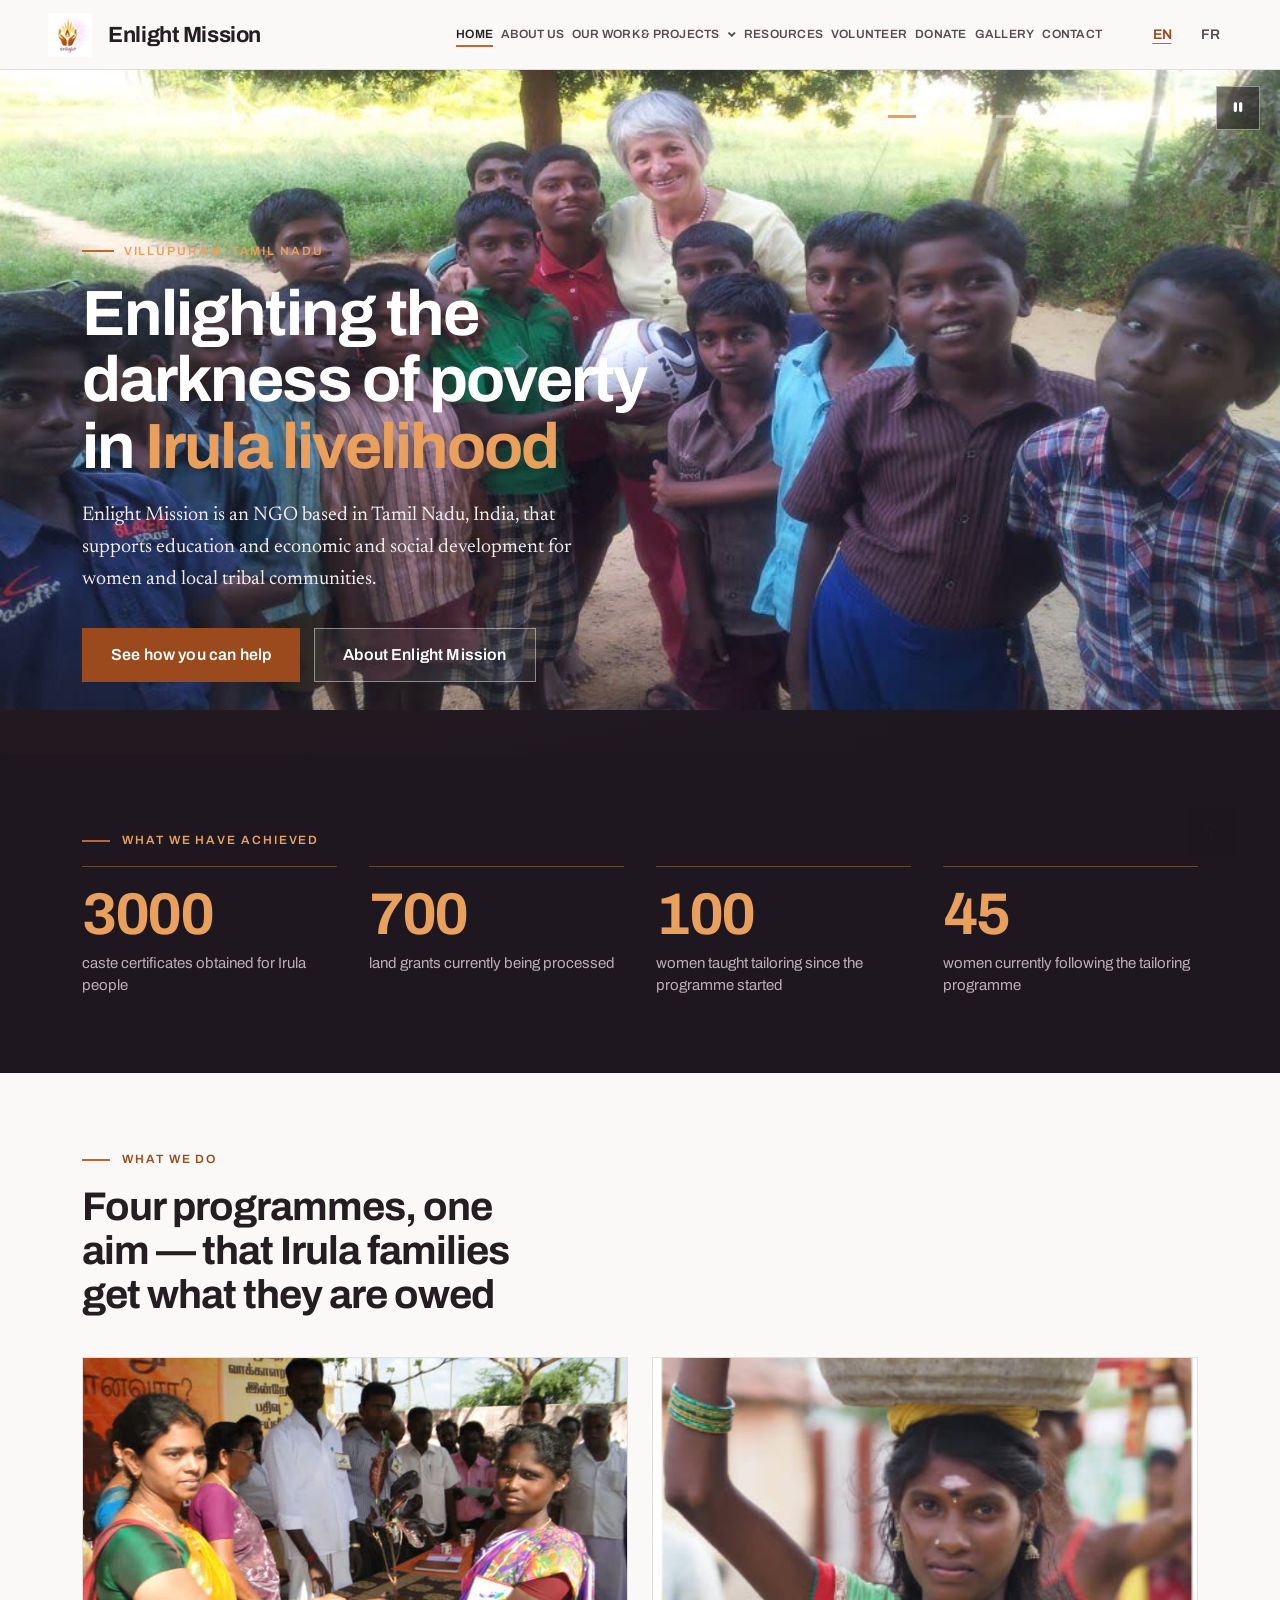
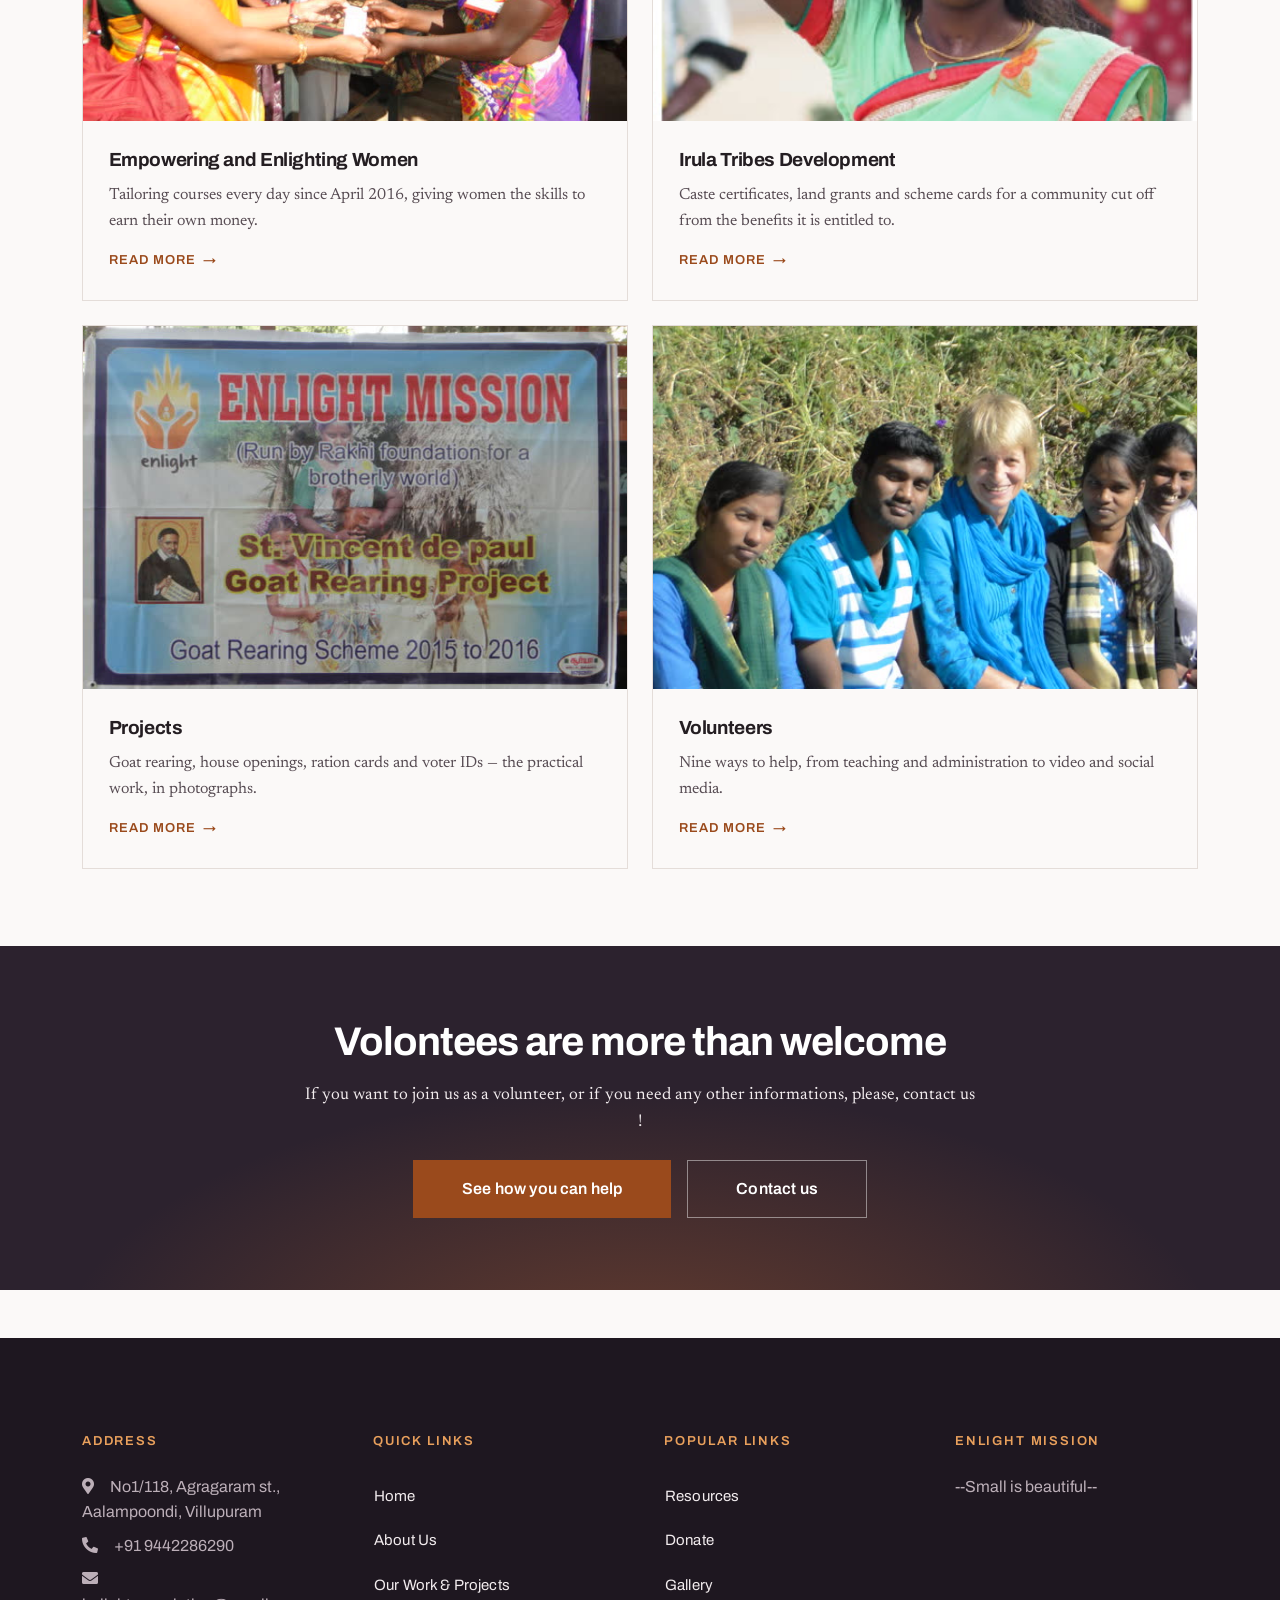
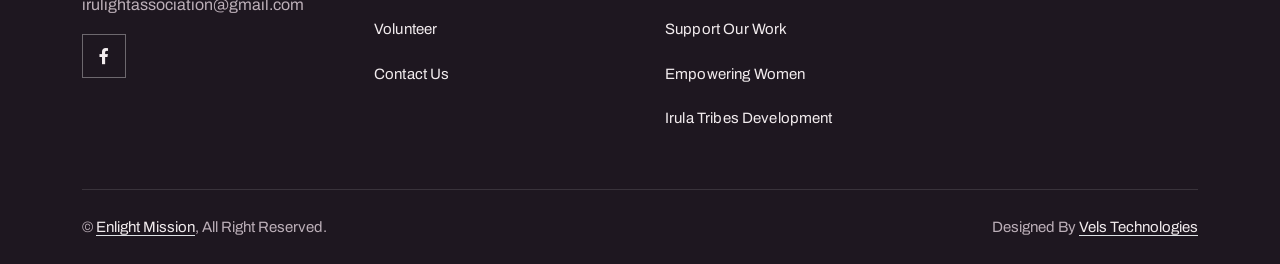
<file: index.html>
<!DOCTYPE html>
<html lang="en">

<head>
  <meta charset="utf-8" />
  <title>Enlight Mission</title>
  <link rel="icon" href="img/logo.jpeg" type="image">
  <meta content="width=device-width, initial-scale=1.0" name="viewport" />
  <meta content="Enlight Mission, Irulight, NGO, Tamil Nadu, Irula, tribal development, women empowerment, Villupuram" name="keywords" />
  <meta content="Enlight Mission is an NGO in Tamil Nadu, India, supporting education and economic and social development for women and local Irula tribal communities." name="description" />

  <!-- Link previews (Facebook, WhatsApp, LinkedIn).
       og:image must be an absolute URL once the site has a domain:
       prefix these paths with https://your-domain/ -->
  <meta property="og:type" content="website" />
  <meta property="og:site_name" content="Enlight Mission" />
  <meta property="og:title" content="Enlight Mission" />
  <meta property="og:description" content="Enlight Mission is an NGO in Tamil Nadu, India, supporting education and economic and social development for women and local Irula tribal communities." />
  <meta property="og:image" content="img/index/img2.jpg" />
  <meta property="og:url" content="index.html" />
  <meta property="og:locale" content="en_GB" />
  <meta name="twitter:card" content="summary_large_image" />

  <!-- Favicon -->
  <!-- <link href="img/favicon.ico" rel="icon" /> -->

  <!-- Google Web Fonts -->
  <link rel="preconnect" href="https://fonts.googleapis.com" />
  <link rel="preconnect" href="https://fonts.gstatic.com" crossorigin />
  <link
    href="https://fonts.googleapis.com/css2?family=Open+Sans:wght@400;500&family=Quicksand:wght@600;700&display=swap"
    rel="stylesheet" />
  <link
    href="https://fonts.googleapis.com/css2?family=Archivo:wght@500;600;700&family=Newsreader:ital,opsz,wght@0,6..72,400;0,6..72,500;1,6..72,400&display=swap"
    rel="stylesheet" />

  <!-- Icon Font Stylesheet -->
  <link href="https://cdnjs.cloudflare.com/ajax/libs/font-awesome/5.10.0/css/all.min.css" rel="stylesheet" />
  <link href="https://cdn.jsdelivr.net/npm/bootstrap-icons@1.4.1/font/bootstrap-icons.css" rel="stylesheet" />

  <!-- Libraries Stylesheet -->
  <link href="lib/animate/animate.min.css" rel="stylesheet" />
  <link href="lib/lightbox/css/lightbox.min.css" rel="stylesheet" />
  <link href="lib/owlcarousel/assets/owl.carousel.min.css" rel="stylesheet" />

  <!-- Customized Bootstrap Stylesheet -->
  <link href="css/bootstrap.min.css" rel="stylesheet" />

  <!-- Template Stylesheet -->
  <link href="css/style.css" rel="stylesheet" />

  <!-- Redesign layer. Loads last; remove this one line to revert. -->
  <link href="css/design.css" rel="stylesheet" />

  <!-- If scripts fail, don't leave the loading overlay covering the page -->
  <noscript>
    <style>#spinner { display: none !important; }</style>
  </noscript>
</head>

<body>
  <!-- Spinner Start -->
  <div id="spinner"
    class="show bg-white position-fixed translate-middle w-100 vh-100 top-50 start-50 d-flex align-items-center justify-content-center">
    <div class="spinner-border text-primary" style="width: 3rem; height: 3rem" role="status">
      <span class="sr-only">Loading...</span>
    </div>
  </div>
  <!-- Spinner End -->

  <script>
    // Clear the loading overlay without waiting for jQuery. If a CDN script
    // fails, main.js never runs and the overlay would otherwise cover the page.
    (function () {
      function clear() {
        var s = document.getElementById('spinner');
        if (s) { s.className = s.className.replace(/\bshow\b/, ''); }
      }
      document.addEventListener('DOMContentLoaded', clear);
      window.addEventListener('load', clear);
      setTimeout(clear, 3000);
    })();
  </script>



  <!-- Navbar Start -->
  <nav class="navbar navbar-expand-xl bg-white navbar-light sticky-top py-xl-0 px-4 px-xl-5 wow fadeIn"
    data-wow-delay="0.1s">
    <a href="index.html" class="navbar-brand p-0">
      <img class="img-fluid me-3" src="img/logo.jpeg" alt="Enlight Mission logo" />
      <span class="navbar-title m-0">Enlight Mission</span>
    </a>
    <button type="button" class="navbar-toggler" data-bs-toggle="collapse" data-bs-target="#navbarCollapse">
      <span class="navbar-toggler-icon"></span>
    </button>
    <div class="collapse navbar-collapse py-4 py-xl-0" id="navbarCollapse">
      <div class="navbar-nav ms-auto">
        <a href="index.html" class="nav-item nav-link active">Home</a>
        <a href="about.html" class="nav-item nav-link">About Us</a>
        <div class="nav-item dropdown">
          <a href="projects.html" class="nav-link dropdown-toggle" data-bs-toggle="dropdown">Our Work &amp; Projects</a>
          <div class="dropdown-menu rounded-0 rounded-bottom m-0">
            <a href="projects.html" class="dropdown-item">All Projects</a>
            <a href="empowering-women.html" class="dropdown-item">Empowering and Enlightening Women</a>
            <a href="irula-tribes-development.html" class="dropdown-item">Irula Tribes Development</a>
          </div>
        </div>
        <a href="resources.html" class="nav-item nav-link">Resources</a>
        <a href="volunteers.html" class="nav-item nav-link">Volunteer</a>
        <a href="donate.html" class="nav-item nav-link">Donate</a>
        <a href="gallery.html" class="nav-item nav-link">Gallery</a>
        <a href="contact.html" class="nav-item nav-link">Contact</a>
        <div class="lang-toggle" role="group" aria-label="Language">
          <span class="is-current" aria-current="true" lang="en">EN</span>
          <a href="about-fr.html" lang="fr">FR</a>
        </div>
      </div>
    </div>
  </nav>
  <!-- Navbar End -->

  <!-- Hero Start -->
  <header class="hero">
    <div class="hero-media">
      <div class="owl-carousel header-carousel">
        <div class="owl-carousel-item">
          <img src="img/index/img2.jpg" alt="Enlight Mission at work in the community" />
        </div>
        <div class="owl-carousel-item">
          <img src="img/index/img3.jpg" alt="Enlight Mission at work in the community" />
        </div>
        <div class="owl-carousel-item">
          <img src="img/index/img8.jpg" alt="Enlight Mission at work in the community" />
        </div>
        <div class="owl-carousel-item">
          <img src="img/index/irulight-gif-1.jpg" alt="Irula families supported by Enlight Mission" />
        </div>
        <div class="owl-carousel-item">
          <img src="img/index/irulight-gif-2.jpg" alt="Irula families supported by Enlight Mission" />
        </div>
        <div class="owl-carousel-item">
          <img src="img/index/img9.jpg" alt="Enlight Mission at work in the community" />
        </div>
        <div class="owl-carousel-item">
          <img src="img/index/irulight-gif-3.jpg" alt="Irula families supported by Enlight Mission" />
        </div>
        <div class="owl-carousel-item">
          <img src="img/index/img11.jpg" alt="Enlight Mission at work in the community" />
        </div>
        <div class="owl-carousel-item">
          <img src="img/index/ind6.jpg" alt="Enlight Mission at work in the community" />
        </div>
      </div>
    </div>

    <div class="hero-content">
      <div class="container">
        <p class="hero-eyebrow">Villupuram, Tamil Nadu</p>
        <h1>Enlighting the darkness of poverty in <em>Irula livelihood</em></h1>
        <p class="hero-lead">
          Enlight Mission is an NGO based in Tamil Nadu, India, that supports education and economic
          and social development for women and local tribal communities.
        </p>
        <div class="hero-actions">
          <a class="btn btn-primary" href="volunteers.html">See how you can help</a>
          <a class="btn btn-ghost" href="about.html">About Enlight Mission</a>
        </div>
      </div>
    </div>
  </header>
  <!-- Hero End -->

  <!-- Impact Start -->
  <div class="band band-night">
    <div class="container">
      <p class="band-label">What we have achieved</p>
      <ul class="impact-grid wow fadeInUp" data-wow-delay="0.1s">
        <li>
          <span class="impact-n">3000</span>
          <span class="impact-l">caste certificates obtained for Irula people</span>
        </li>
        <li>
          <span class="impact-n">700</span>
          <span class="impact-l">land grants currently being processed</span>
        </li>
        <li>
          <span class="impact-n">100</span>
          <span class="impact-l">women taught tailoring since the programme started</span>
        </li>
        <li>
          <span class="impact-n">45</span>
          <span class="impact-l">women currently following the tailoring programme</span>
        </li>
      </ul>
    </div>
  </div>
  <!-- Impact End -->

  <!-- Programmes Start -->
  <div class="band band-light">
    <div class="container">
      <p class="band-label">What we do</p>
      <h2 class="band-title">Four programmes, one aim &mdash; that Irula families get what they are owed</h2>
      <div class="row g-4 wow fadeInUp" data-wow-delay="0.1s">
        <div class="col-12 col-md-6">
          <a class="programme-card" href="empowering-women.html">
            <img src="img/thumb/gal2.JPG" alt="Women at an Enlight Mission event in the village" loading="lazy">
            <span class="programme-body">
              <span class="programme-title">Empowering and Enlighting Women</span>
              <span class="programme-text">Tailoring courses every day since April 2016, giving women the skills to earn their own money.</span>
              <span class="programme-more">Read more</span>
            </span>
          </a>
        </div>
        <div class="col-12 col-md-6">
          <a class="programme-card" href="irula-tribes-development.html">
            <img src="img/irula-woman.jpg" alt="An Irula woman in her village" loading="lazy">
            <span class="programme-body">
              <span class="programme-title">Irula Tribes Development</span>
              <span class="programme-text">Caste certificates, land grants and scheme cards for a community cut off from the benefits it is entitled to.</span>
              <span class="programme-more">Read more</span>
            </span>
          </a>
        </div>
        <div class="col-12 col-md-6">
          <a class="programme-card" href="projects.html">
            <img src="img/thumb/Goat1.JPG" alt="Goats provided through the goat rearing project" loading="lazy">
            <span class="programme-body">
              <span class="programme-title">Projects</span>
              <span class="programme-text">Goat rearing, house openings, ration cards and voter IDs &mdash; the practical work, in photographs.</span>
              <span class="programme-more">Read more</span>
            </span>
          </a>
        </div>
        <div class="col-12 col-md-6">
          <a class="programme-card" href="volunteers.html">
            <img src="img/thumb/gal3.JPG" alt="Volunteers with Enlight Mission" loading="lazy">
            <span class="programme-body">
              <span class="programme-title">Volunteers</span>
              <span class="programme-text">Nine ways to help, from teaching and administration to video and social media.</span>
              <span class="programme-more">Read more</span>
            </span>
          </a>
        </div>
      </div>
    </div>
  </div>
  <!-- Programmes End -->

  <!-- Call To Action Start -->
  <div class="container-fluid cta-band py-5 wow fadeIn" data-wow-delay="0.1s">
    <div class="container py-4 text-center">
      <h2 class="mb-3">Volontees are more than welcome</h2>
      <p class="mb-4 mx-auto" style="max-width: 42rem;">
        If you want to join us as a volunteer, or if you need any other informations, please, contact us !
      </p>
      <div class="cta-actions">
        <a class="btn btn-primary py-3 px-5" href="volunteers.html">See how you can help</a>
        <a class="btn btn-outline-cta py-3 px-5" href="contact.html">Contact us</a>
      </div>
    </div>
  </div>
  <!-- Call To Action End -->

  <!-- Footer Start -->
  <div class="container-fluid footer bg-dark text-light footer mt-5 pt-5 wow fadeIn" data-wow-delay="0.1s">
    <div class="container py-5">
      <div class="row g-5">
        <div class="col-lg-3 col-md-6">
          <h2 class="h5 text-light mb-4">Address</h2>
          <p class="mb-2">
            <i class="fa fa-map-marker-alt me-3"></i>No1/118, Agragaram st., Aalampoondi, Villupuram
          </p>
          <p class="mb-2">
            <i class="fa fa-phone-alt me-3"></i>+91 9442286290
          </p>
          <p class="mb-2">
            <i class="fa fa-envelope me-3"></i>irulightassociation@gmail.com
          </p>
          <div class="d-flex pt-2">
            <a class="btn btn-outline-light btn-social" href="https://www.facebook.com/irulightassociation"
              target="_blank" rel="noopener" aria-label="Enlight Mission on Facebook"><i class="fab fa-facebook-f"></i></a>
          </div>
        </div>
        <div class="col-lg-3 col-md-6">
          <h2 class="h5 text-light mb-4">Quick Links</h2>
          <a class="btn btn-link" href="index.html">Home</a>
          <a class="btn btn-link" href="about.html">About Us</a>
          <a class="btn btn-link" href="projects.html">Our Work &amp; Projects</a>
          <a class="btn btn-link" href="volunteers.html">Volunteer</a>
          <a class="btn btn-link" href="contact.html">Contact Us</a>
        </div>
        <div class="col-lg-3 col-md-6">
          <h2 class="h5 text-light mb-4">Popular Links</h2>
          <a class="btn btn-link" href="resources.html">Resources</a>
          <a class="btn btn-link" href="donate.html">Donate</a>
          <a class="btn btn-link" href="gallery.html">Gallery</a>
          <a class="btn btn-link" href="donate.html">Support our work</a>
          <a class="btn btn-link" href="empowering-women.html">Empowering Women</a>
          <a class="btn btn-link" href="irula-tribes-development.html">Irula Tribes Development</a>
        </div>
        <div class="col-lg-3 col-md-6">
          <h2 class="h5 text-light mb-4">Enlight Mission</h2>
          <p>--Small is beautiful--</p>

        </div>
      </div>
    </div>
    <div class="container">
      <div class="copyright">
        <div class="row">
          <div class="col-md-6 text-center text-md-start mb-3 mb-md-0">
            &copy; <a class="border-bottom" href="index.html">Enlight Mission</a>, All
            Right Reserved.
          </div>
          <div class="col-md-6 text-center text-md-end">
            <!--/*** This template is free as long as you keep the footer author’s credit link/attribution link/backlink. If you'd like to use the template without the footer author’s credit link/attribution link/backlink, you can purchase the Credit Removal License from "https://htmlcodex.com/credit-removal". Thank you for your support. ***/-->
            Designed By
            <a class="border-bottom" href="https://velstechnologies.in" target="_blank" rel="noopener">Vels Technologies</a>

          </div>
        </div>
      </div>
    </div>
  </div>
  <!-- Footer End -->

  <!-- Back to Top -->
  <a href="#" class="btn btn-lg btn-primary btn-lg-square back-to-top"><i class="bi bi-arrow-up"></i></a>

  <!-- JavaScript Libraries -->
  <script src="https://code.jquery.com/jquery-3.4.1.min.js"></script>
  <script src="https://cdn.jsdelivr.net/npm/bootstrap@5.0.0/dist/js/bootstrap.bundle.min.js"></script>
  <script src="lib/wow/wow.min.js"></script>
  <script src="lib/easing/easing.min.js"></script>
  <script src="lib/owlcarousel/owl.carousel.min.js"></script>
  <script src="lib/lightbox/js/lightbox.min.js"></script>

  <!-- Template Javascript -->
  <script src="js/main.js"></script>
</body>

</html>
</file>
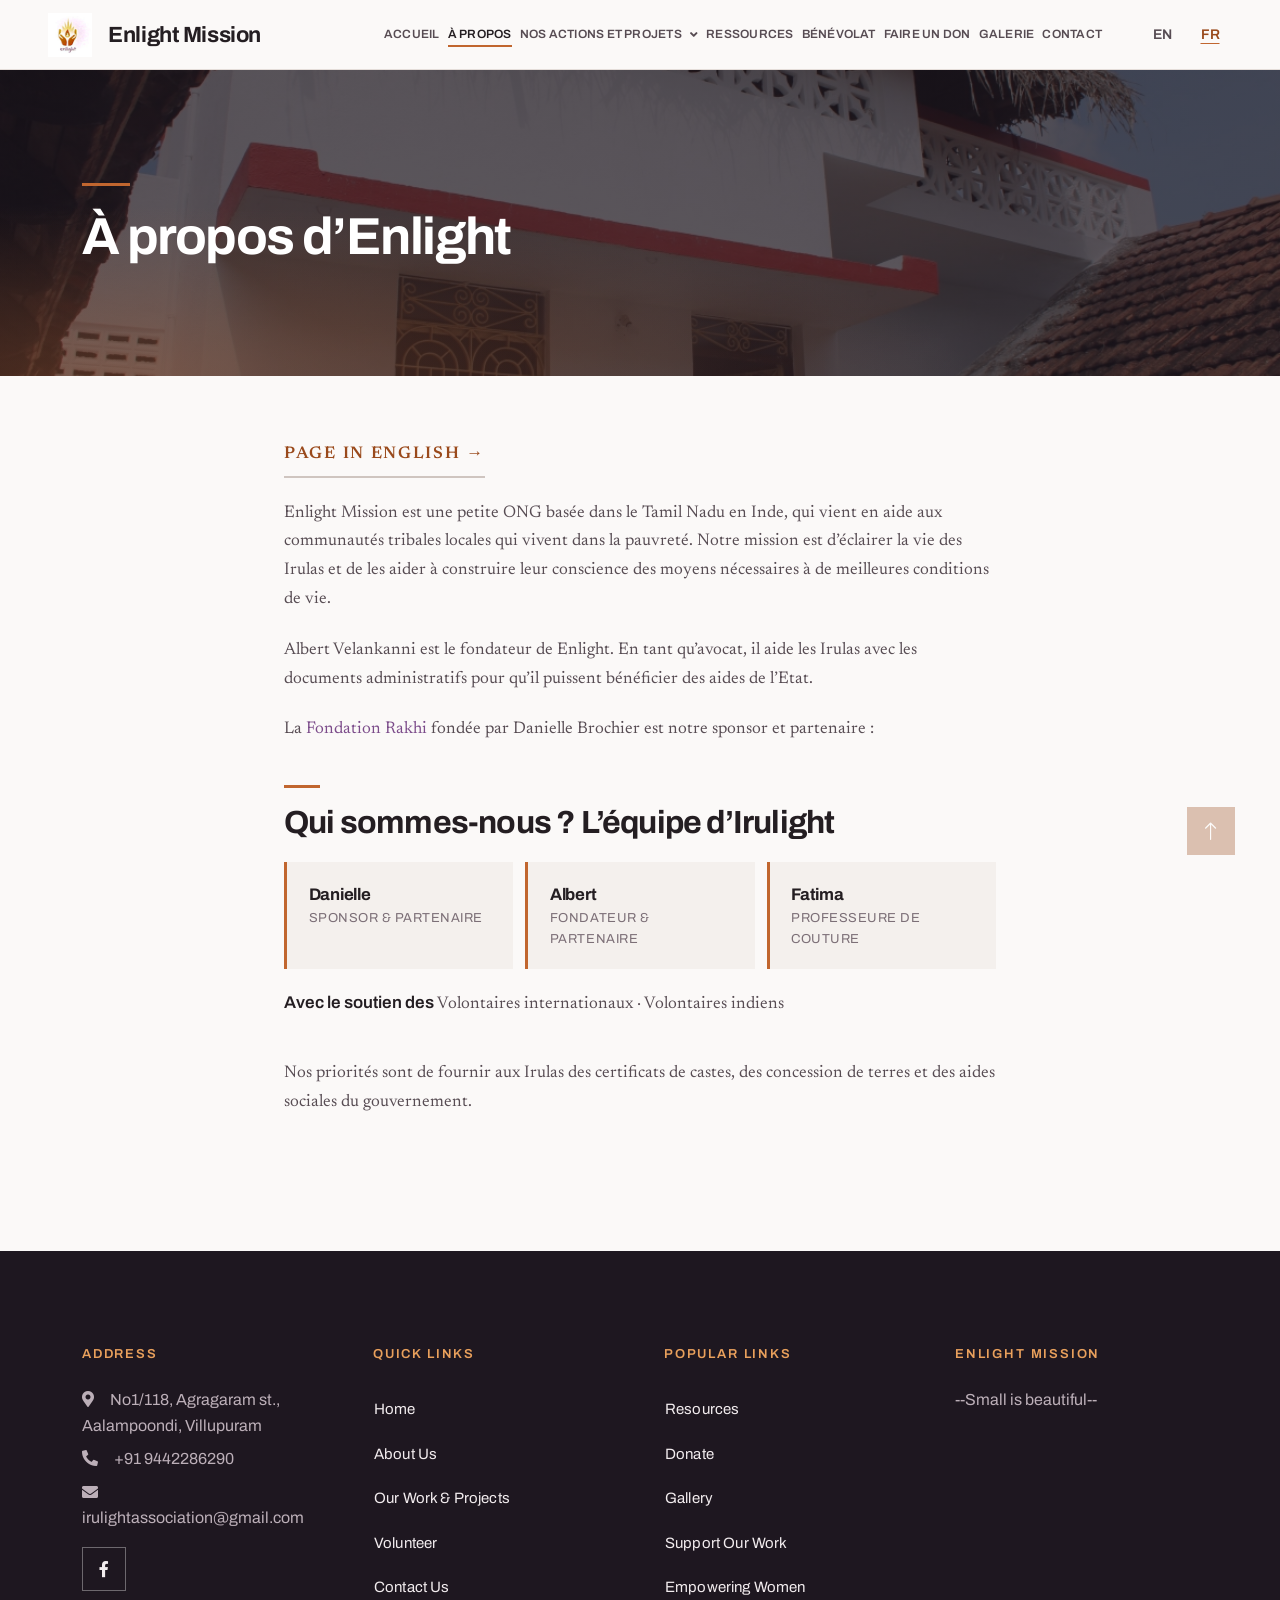
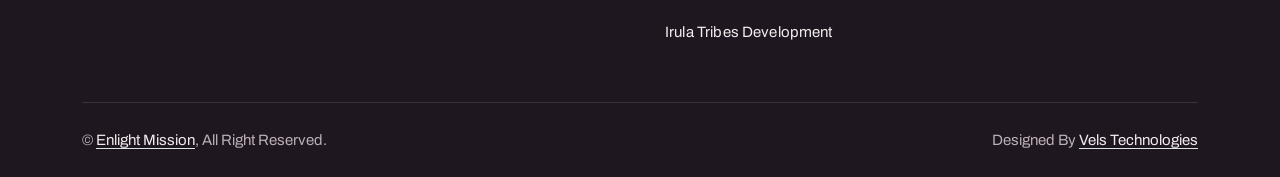
<file: about-fr.html>
<!DOCTYPE html>
<html lang="fr">

<head>
  <meta charset="utf-8" />
  <title>À propos – Enlight Mission</title>
  <link rel="icon" href="img/logo.jpeg" type="image">
  <meta content="width=device-width, initial-scale=1.0" name="viewport" />
  <meta content="Enlight Mission, Irulight, NGO, Tamil Nadu, Irula, tribal development, women empowerment, Villupuram" name="keywords" />
  <meta content="Qui sommes-nous : Enlight Mission, notre fondateur Albert Velankanni, et notre partenariat avec la Fondation Rakhi." name="description" />

  <!-- Link previews (Facebook, WhatsApp, LinkedIn).
       og:image must be an absolute URL once the site has a domain:
       prefix these paths with https://your-domain/ -->
  <meta property="og:type" content="website" />
  <meta property="og:site_name" content="Enlight Mission" />
  <meta property="og:title" content="À propos – Enlight Mission" />
  <meta property="og:description" content="Qui sommes-nous : Enlight Mission, notre fondateur Albert Velankanni, et notre partenariat avec la Fondation Rakhi." />
  <meta property="og:image" content="img/irula-woman.jpg" />
  <meta property="og:url" content="about-fr.html" />
  <meta property="og:locale" content="fr_FR" />
  <meta name="twitter:card" content="summary_large_image" />
  <link rel="alternate" hreflang="en" href="about.html" />
  <link rel="alternate" hreflang="fr" href="about-fr.html" />

  <!-- Favicon -->
  <!-- <link href="img/favicon.ico" rel="icon" /> -->

  <!-- Google Web Fonts -->
  <link rel="preconnect"  href="https://fonts.googleapis.com" />
  <link rel="preconnect" href="https://fonts.gstatic.com" crossorigin />
  <link
    href="https://fonts.googleapis.com/css2?family=Open+Sans:wght@400;500&family=Quicksand:wght@600;700&display=swap"
    rel="stylesheet" />
  <link
    href="https://fonts.googleapis.com/css2?family=Archivo:wght@500;600;700&family=Newsreader:ital,opsz,wght@0,6..72,400;0,6..72,500;1,6..72,400&display=swap"
    rel="stylesheet" />

  <!-- Icon Font Stylesheet -->
  <link href="https://cdnjs.cloudflare.com/ajax/libs/font-awesome/5.10.0/css/all.min.css" rel="stylesheet" />
  <link href="https://cdn.jsdelivr.net/npm/bootstrap-icons@1.4.1/font/bootstrap-icons.css" rel="stylesheet" />

  <!-- Libraries Stylesheet -->
  <link href="lib/animate/animate.min.css" rel="stylesheet" />
  <link href="lib/lightbox/css/lightbox.min.css" rel="stylesheet" />
  <link href="lib/owlcarousel/assets/owl.carousel.min.css" rel="stylesheet" />

  <!-- Customized Bootstrap Stylesheet -->
  <link href="css/bootstrap.min.css" rel="stylesheet" />

  <!-- Template Stylesheet -->
  <link href="css/style.css" rel="stylesheet" />

  <!-- Redesign layer. Loads last; remove this one line to revert. -->
  <link href="css/design.css" rel="stylesheet" />

  <!-- If scripts fail, don't leave the loading overlay covering the page -->
  <noscript>
    <style>#spinner { display: none !important; }</style>
  </noscript>
</head>

<body>
  <!-- Spinner Start -->
  <div id="spinner"
    class="show bg-white position-fixed translate-middle w-100 vh-100 top-50 start-50 d-flex align-items-center justify-content-center">
    <div class="spinner-border text-primary" style="width: 3rem; height: 3rem" role="status">
      <span class="sr-only">Loading...</span>
    </div>
  </div>
  <!-- Spinner End -->

  <script>
    // Clear the loading overlay without waiting for jQuery. If a CDN script
    // fails, main.js never runs and the overlay would otherwise cover the page.
    (function () {
      function clear() {
        var s = document.getElementById('spinner');
        if (s) { s.className = s.className.replace(/\bshow\b/, ''); }
      }
      document.addEventListener('DOMContentLoaded', clear);
      window.addEventListener('load', clear);
      setTimeout(clear, 3000);
    })();
  </script>



  <!-- Navbar Start -->
  <nav class="navbar navbar-expand-xl bg-white navbar-light sticky-top py-xl-0 px-4 px-xl-5 wow fadeIn"
    data-wow-delay="0.1s">
    <a href="index.html" class="navbar-brand p-0">
      <img class="img-fluid me-3" src="img/logo.jpeg" alt="Enlight Mission logo" />
      <span class="navbar-title m-0">Enlight Mission</span>
    </a>
    <button type="button" class="navbar-toggler" data-bs-toggle="collapse" data-bs-target="#navbarCollapse">
      <span class="navbar-toggler-icon"></span>
    </button>
    <div class="collapse navbar-collapse py-4 py-xl-0" id="navbarCollapse">
      <div class="navbar-nav ms-auto">
        <a href="index.html" class="nav-item nav-link">Accueil</a>
        <a href="about-fr.html" class="nav-item nav-link active">À propos</a>
        <div class="nav-item dropdown">
          <a href="projects.html" class="nav-link dropdown-toggle" data-bs-toggle="dropdown">Nos actions et projets</a>
          <div class="dropdown-menu rounded-0 rounded-bottom m-0">
            <a href="projects.html" class="dropdown-item">Tous les projets</a>
            <a href="empowering-women-fr.html" class="dropdown-item">Autonomisation des femmes</a>
            <a href="irula-tribes-development-fr.html" class="dropdown-item">Développement des tribus Irulas</a>
          </div>
        </div>
        <a href="resources.html" class="nav-item nav-link">Ressources</a>
        <a href="volontaires.html" class="nav-item nav-link">Bénévolat</a>
        <a href="donate.html" class="nav-item nav-link">Faire un don</a>
        <a href="gallery.html" class="nav-item nav-link">Galerie</a>
        <a href="contact.html" class="nav-item nav-link">Contact</a>
        <div class="lang-toggle" role="group" aria-label="Language">
          <a href="about.html" lang="en">EN</a>
          <span class="is-current" aria-current="true" lang="fr">FR</span>
        </div>
      </div>
    </div>
  </nav>
  <!-- Navbar End -->
  
  <!-- Header Start -->
  <div
  class="container-fluid header-bg4 py-5 mb-5 wow fadeIn"
  data-wow-delay="0.1s"
>
  <div class="container py-5">
    <h1 class="display-4 text-white mb-3 animated slideInDown">
        À propos d’Enlight
    </h1>
   
  </div>
</div>

  <!-- Header End -->

  <!-- Page Content Start -->
  <div class="container-xxl py-5">
    <div class="container">
      <div class="row justify-content-center wow fadeInUp" data-wow-delay="0.1s">
        <div class="col-12 col-lg-10 page-content">
          <p class="lang-switch"><span class="text-primary me-2">#</span><a href="about.html">Page in English</a></p>
          <p>
            Enlight Mission est une petite ONG basée dans le Tamil Nadu en Inde, qui vient en aide aux communautés tribales locales qui vivent dans la pauvreté. Notre mission est d&rsquo;éclairer la vie des Irulas et de les aider à construire leur conscience des moyens nécessaires à de meilleures conditions de vie.
          </p>
          <p>
            Albert Velankanni est le fondateur de Enlight. En tant qu&rsquo;avocat, il aide les Irulas avec les documents administratifs pour qu&rsquo;il puissent bénéficier des aides de l&rsquo;Etat.
          </p>
          <p>
            La <a href="http://rakhifoundation.org/" target="_blank" rel="noopener">Fondation Rakhi</a> fondée par Danielle Brochier est notre sponsor et partenaire :
          </p>

          <section class="team">
            <h2>Qui sommes-nous ? L&rsquo;équipe d&rsquo;Irulight</h2>
            <ul class="team-list">
              <li>
                <span class="team-name">Danielle</span>
                <span class="team-role">Sponsor &amp; partenaire</span>
              </li>
              <li>
                <span class="team-name">Albert</span>
                <span class="team-role">Fondateur &amp; partenaire</span>
              </li>
              <li>
                <span class="team-name">Fatima</span>
                <span class="team-role">Professeure de couture</span>
              </li>
            </ul>
            <p class="team-vols"><span class="team-vols-label">Avec le soutien des </span>Volontaires internationaux &middot; Volontaires indiens</p>
          </section>

          <p>
            Nos priorités sont de fournir aux Irulas des certificats de castes, des concession de terres et des aides sociales du gouvernement.
          </p>
        </div>
      </div>
    </div>
  </div>
  <!-- Page Content End -->

  <!-- Footer Start -->
  <div class="container-fluid footer bg-dark text-light footer mt-5 pt-5 wow fadeIn" data-wow-delay="0.1s">
    <div class="container py-5">
      <div class="row g-5">
        <div class="col-lg-3 col-md-6">
          <h2 class="h5 text-light mb-4">Address</h2>
          <p class="mb-2">
            <i class="fa fa-map-marker-alt me-3"></i>No1/118, Agragaram st., Aalampoondi, Villupuram
          </p>
          <p class="mb-2">
            <i class="fa fa-phone-alt me-3"></i>+91 9442286290
          </p>
          <p class="mb-2">
            <i class="fa fa-envelope me-3"></i>irulightassociation@gmail.com
          </p>
          <div class="d-flex pt-2">
            <a class="btn btn-outline-light btn-social" href="https://www.facebook.com/irulightassociation"
              target="_blank" rel="noopener" aria-label="Enlight Mission on Facebook"><i class="fab fa-facebook-f"></i></a>
          </div>
        </div>
        <div class="col-lg-3 col-md-6">
          <h2 class="h5 text-light mb-4">Quick Links</h2>
          <a class="btn btn-link" href="index.html">Home</a>
          <a class="btn btn-link" href="about.html">About Us</a>
          <a class="btn btn-link" href="projects.html">Our Work &amp; Projects</a>
          <a class="btn btn-link" href="volunteers.html">Volunteer</a>
          <a class="btn btn-link" href="contact.html">Contact Us</a>
        </div>
        <div class="col-lg-3 col-md-6">
          <h2 class="h5 text-light mb-4">Popular Links</h2>
          <a class="btn btn-link" href="resources.html">Resources</a>
          <a class="btn btn-link" href="donate.html">Donate</a>
          <a class="btn btn-link" href="gallery.html">Gallery</a>
          <a class="btn btn-link" href="donate.html">Support our work</a>
          <a class="btn btn-link" href="empowering-women.html">Empowering Women</a>
          <a class="btn btn-link" href="irula-tribes-development.html">Irula Tribes Development</a>
        </div>
        <div class="col-lg-3 col-md-6">
          <h2 class="h5 text-light mb-4">Enlight Mission</h2>
          <p>--Small is beautiful--</p>
        </div>
      </div>
    </div>
    <div class="container">
      <div class="copyright">
        <div class="row">
          <div class="col-md-6 text-center text-md-start mb-3 mb-md-0">
            &copy; <a class="border-bottom" href="index.html">Enlight Mission</a>, All
            Right Reserved.
          </div>
          <div class="col-md-6 text-center text-md-end">
            Designed By
            <a class="border-bottom" href="https://velstechnologies.in" target="_blank" rel="noopener">Vels Technologies</a>
          </div>
        </div>
      </div>
    </div>
  </div>
  <!-- Footer End -->

  <!-- Back to Top -->
  <a href="#" class="btn btn-lg btn-primary btn-lg-square back-to-top"><i class="bi bi-arrow-up"></i></a>

  <!-- JavaScript Libraries -->
  <script src="https://code.jquery.com/jquery-3.4.1.min.js"></script>
  <script src="https://cdn.jsdelivr.net/npm/bootstrap@5.0.0/dist/js/bootstrap.bundle.min.js"></script>
  <script src="lib/wow/wow.min.js"></script>
  <script src="lib/easing/easing.min.js"></script>
  <script src="lib/owlcarousel/owl.carousel.min.js"></script>
  <script src="lib/lightbox/js/lightbox.min.js"></script>

  <!-- Template Javascript -->
  <script src="js/main.js"></script>
</body>

</html>
</file>
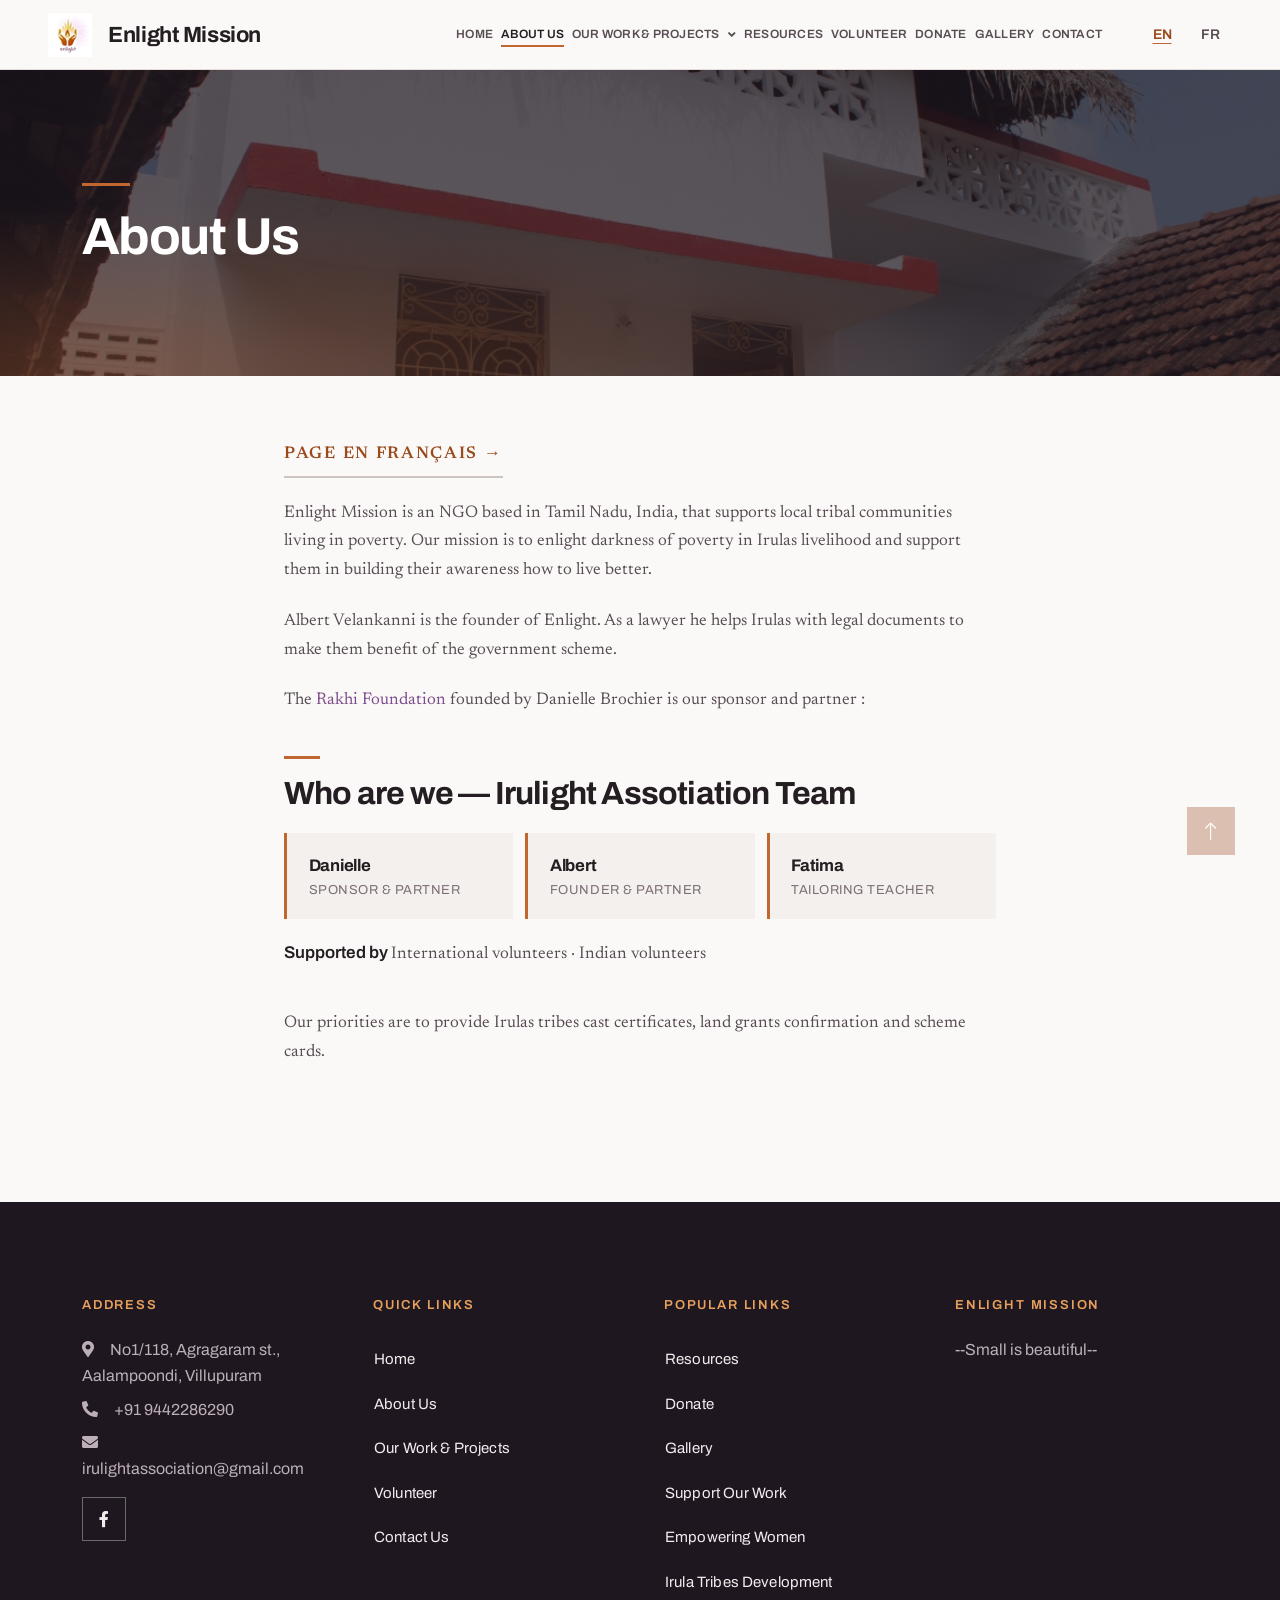
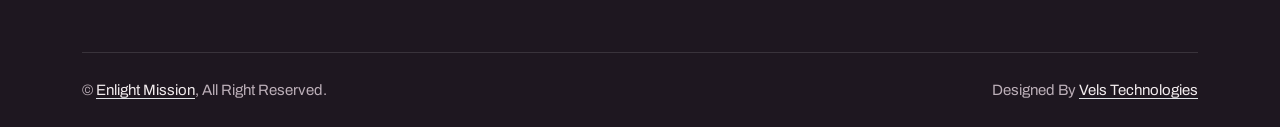
<file: about.html>
<!DOCTYPE html>
<html lang="en">

<head>
  <meta charset="utf-8" />
  <title>About Us &ndash; Enlight Mission</title>
  <link rel="icon" href="img/logo.jpeg" type="image">
  <meta content="width=device-width, initial-scale=1.0" name="viewport" />
  <meta content="Enlight Mission, Irulight, NGO, Tamil Nadu, Irula, tribal development, women empowerment, Villupuram" name="keywords" />
  <meta content="Who we are: Enlight Mission, our founder Albert Velankanni, and our partnership with the Rakhi Foundation." name="description" />

  <!-- Link previews (Facebook, WhatsApp, LinkedIn).
       og:image must be an absolute URL once the site has a domain:
       prefix these paths with https://your-domain/ -->
  <meta property="og:type" content="website" />
  <meta property="og:site_name" content="Enlight Mission" />
  <meta property="og:title" content="About Us &ndash; Enlight Mission" />
  <meta property="og:description" content="Who we are: Enlight Mission, our founder Albert Velankanni, and our partnership with the Rakhi Foundation." />
  <meta property="og:image" content="img/irula-woman.jpg" />
  <meta property="og:url" content="about.html" />
  <meta property="og:locale" content="en_GB" />
  <meta name="twitter:card" content="summary_large_image" />
  <link rel="alternate" hreflang="fr" href="about-fr.html" />
  <link rel="alternate" hreflang="en" href="about.html" />

  <!-- Favicon -->
  <!-- <link href="img/favicon.ico" rel="icon" /> -->

  <!-- Google Web Fonts -->
  <link rel="preconnect" href="https://fonts.googleapis.com" />
  <link rel="preconnect" href="https://fonts.gstatic.com" crossorigin />
  <link
    href="https://fonts.googleapis.com/css2?family=Open+Sans:wght@400;500&family=Quicksand:wght@600;700&display=swap"
    rel="stylesheet" />
  <link
    href="https://fonts.googleapis.com/css2?family=Archivo:wght@500;600;700&family=Newsreader:ital,opsz,wght@0,6..72,400;0,6..72,500;1,6..72,400&display=swap"
    rel="stylesheet" />

  <!-- Icon Font Stylesheet -->
  <link href="https://cdnjs.cloudflare.com/ajax/libs/font-awesome/5.10.0/css/all.min.css" rel="stylesheet" />
  <link href="https://cdn.jsdelivr.net/npm/bootstrap-icons@1.4.1/font/bootstrap-icons.css" rel="stylesheet" />

  <!-- Libraries Stylesheet -->
  <link href="lib/animate/animate.min.css" rel="stylesheet" />
  <link href="lib/lightbox/css/lightbox.min.css" rel="stylesheet" />
  <link href="lib/owlcarousel/assets/owl.carousel.min.css" rel="stylesheet" />

  <!-- Customized Bootstrap Stylesheet -->
  <link href="css/bootstrap.min.css" rel="stylesheet" />

  <!-- Template Stylesheet -->
  <link href="css/style.css" rel="stylesheet" />

  <!-- Redesign layer. Loads last; remove this one line to revert. -->
  <link href="css/design.css" rel="stylesheet" />

  <!-- If scripts fail, don't leave the loading overlay covering the page -->
  <noscript>
    <style>#spinner { display: none !important; }</style>
  </noscript>
</head>

<body>
  <!-- Spinner Start -->
  <div id="spinner"
    class="show bg-white position-fixed translate-middle w-100 vh-100 top-50 start-50 d-flex align-items-center justify-content-center">
    <div class="spinner-border text-primary" style="width: 3rem; height: 3rem" role="status">
      <span class="sr-only">Loading...</span>
    </div>
  </div>
  <!-- Spinner End -->

  <script>
    // Clear the loading overlay without waiting for jQuery. If a CDN script
    // fails, main.js never runs and the overlay would otherwise cover the page.
    (function () {
      function clear() {
        var s = document.getElementById('spinner');
        if (s) { s.className = s.className.replace(/\bshow\b/, ''); }
      }
      document.addEventListener('DOMContentLoaded', clear);
      window.addEventListener('load', clear);
      setTimeout(clear, 3000);
    })();
  </script>



  <!-- Navbar Start -->
  <nav class="navbar navbar-expand-xl bg-white navbar-light sticky-top py-xl-0 px-4 px-xl-5 wow fadeIn"
    data-wow-delay="0.1s">
    <a href="index.html" class="navbar-brand p-0">
      <img class="img-fluid me-3" src="img/logo.jpeg" alt="Enlight Mission logo" />
      <span class="navbar-title m-0">Enlight Mission</span>
    </a>
    <button type="button" class="navbar-toggler" data-bs-toggle="collapse" data-bs-target="#navbarCollapse">
      <span class="navbar-toggler-icon"></span>
    </button>
    <div class="collapse navbar-collapse py-4 py-xl-0" id="navbarCollapse">
      <div class="navbar-nav ms-auto">
        <a href="index.html" class="nav-item nav-link">Home</a>
        <a href="about.html" class="nav-item nav-link active">About Us</a>
        <div class="nav-item dropdown">
          <a href="projects.html" class="nav-link dropdown-toggle" data-bs-toggle="dropdown">Our Work &amp; Projects</a>
          <div class="dropdown-menu rounded-0 rounded-bottom m-0">
            <a href="projects.html" class="dropdown-item">All Projects</a>
            <a href="empowering-women.html" class="dropdown-item">Empowering and Enlightening Women</a>
            <a href="irula-tribes-development.html" class="dropdown-item">Irula Tribes Development</a>
          </div>
        </div>
        <a href="resources.html" class="nav-item nav-link">Resources</a>
        <a href="volunteers.html" class="nav-item nav-link">Volunteer</a>
        <a href="donate.html" class="nav-item nav-link">Donate</a>
        <a href="gallery.html" class="nav-item nav-link">Gallery</a>
        <a href="contact.html" class="nav-item nav-link">Contact</a>
        <div class="lang-toggle" role="group" aria-label="Language">
          <span class="is-current" aria-current="true" lang="en">EN</span>
          <a href="about-fr.html" lang="fr">FR</a>
        </div>
      </div>
    </div>
  </nav>
  <!-- Navbar End -->
  
  <!-- Header Start -->
  <div
  class="container-fluid header-bg4 py-5 mb-5 wow fadeIn"
  data-wow-delay="0.1s"
>
  <div class="container py-5">
    <h1 class="display-4 text-white mb-3 animated slideInDown">
      About Us
    </h1>
   
  </div>
</div>

  <!-- Header End -->

  <!-- Page Content Start -->
  <div class="container-xxl py-5">
    <div class="container">
      <div class="row justify-content-center wow fadeInUp" data-wow-delay="0.1s">
        <div class="col-12 col-lg-10 page-content">
          <p class="lang-switch"><span class="text-primary me-2">#</span><a href="about-fr.html">Page en français</a></p>
          <p>
            Enlight Mission is an NGO based in Tamil Nadu, India, that supports local tribal communities living in poverty. Our mission is to enlight darkness of poverty in Irulas livelihood and support them in building their awareness how to live better.
          </p>
          <p>
            Albert Velankanni is the founder of Enlight. As a lawyer he helps Irulas with legal documents to make them benefit of the government scheme.
          </p>
          <p>
            The <a href="http://rakhifoundation.org/" target="_blank" rel="noopener">Rakhi Foundation</a> founded by Danielle Brochier is our sponsor and partner :
          </p>

          <section class="team">
            <h2>Who are we &mdash; Irulight Assotiation Team</h2>
            <ul class="team-list">
              <li>
                <span class="team-name">Danielle</span>
                <span class="team-role">Sponsor &amp; Partner</span>
              </li>
              <li>
                <span class="team-name">Albert</span>
                <span class="team-role">Founder &amp; Partner</span>
              </li>
              <li>
                <span class="team-name">Fatima</span>
                <span class="team-role">Tailoring teacher</span>
              </li>
            </ul>
            <p class="team-vols"><span class="team-vols-label">Supported by </span>International volunteers &middot; Indian volunteers</p>
          </section>

          <p>Our priorities are to provide Irulas tribes cast certificates, land grants confirmation and scheme cards.</p>
        </div>
      </div>
    </div>
  </div>
  <!-- Page Content End -->

  <!-- Footer Start -->
  <div class="container-fluid footer bg-dark text-light footer mt-5 pt-5 wow fadeIn" data-wow-delay="0.1s">
    <div class="container py-5">
      <div class="row g-5">
        <div class="col-lg-3 col-md-6">
          <h2 class="h5 text-light mb-4">Address</h2>
          <p class="mb-2">
            <i class="fa fa-map-marker-alt me-3"></i>No1/118, Agragaram st., Aalampoondi, Villupuram
          </p>
          <p class="mb-2">
            <i class="fa fa-phone-alt me-3"></i>+91 9442286290
          </p>
          <p class="mb-2">
            <i class="fa fa-envelope me-3"></i>irulightassociation@gmail.com
          </p>
          <div class="d-flex pt-2">
            <a class="btn btn-outline-light btn-social" href="https://www.facebook.com/irulightassociation"
              target="_blank" rel="noopener" aria-label="Enlight Mission on Facebook"><i class="fab fa-facebook-f"></i></a>
          </div>
        </div>
        <div class="col-lg-3 col-md-6">
          <h2 class="h5 text-light mb-4">Quick Links</h2>
          <a class="btn btn-link" href="index.html">Home</a>
          <a class="btn btn-link" href="about.html">About Us</a>
          <a class="btn btn-link" href="projects.html">Our Work &amp; Projects</a>
          <a class="btn btn-link" href="volunteers.html">Volunteer</a>
          <a class="btn btn-link" href="contact.html">Contact Us</a>
        </div>
        <div class="col-lg-3 col-md-6">
          <h2 class="h5 text-light mb-4">Popular Links</h2>
          <a class="btn btn-link" href="resources.html">Resources</a>
          <a class="btn btn-link" href="donate.html">Donate</a>
          <a class="btn btn-link" href="gallery.html">Gallery</a>
          <a class="btn btn-link" href="donate.html">Support our work</a>
          <a class="btn btn-link" href="empowering-women.html">Empowering Women</a>
          <a class="btn btn-link" href="irula-tribes-development.html">Irula Tribes Development</a>
        </div>
        <div class="col-lg-3 col-md-6">
          <h2 class="h5 text-light mb-4">Enlight Mission</h2>
          <p>--Small is beautiful--</p>
        </div>
      </div>
    </div>
    <div class="container">
      <div class="copyright">
        <div class="row">
          <div class="col-md-6 text-center text-md-start mb-3 mb-md-0">
            &copy; <a class="border-bottom" href="index.html">Enlight Mission</a>, All
            Right Reserved.
          </div>
          <div class="col-md-6 text-center text-md-end">
            Designed By
            <a class="border-bottom" href="https://velstechnologies.in" target="_blank" rel="noopener">Vels Technologies</a>
          </div>
        </div>
      </div>
    </div>
  </div>
  <!-- Footer End -->

  <!-- Back to Top -->
  <a href="#" class="btn btn-lg btn-primary btn-lg-square back-to-top"><i class="bi bi-arrow-up"></i></a>

  <!-- JavaScript Libraries -->
  <script src="https://code.jquery.com/jquery-3.4.1.min.js"></script>
  <script src="https://cdn.jsdelivr.net/npm/bootstrap@5.0.0/dist/js/bootstrap.bundle.min.js"></script>
  <script src="lib/wow/wow.min.js"></script>
  <script src="lib/easing/easing.min.js"></script>
  <script src="lib/owlcarousel/owl.carousel.min.js"></script>
  <script src="lib/lightbox/js/lightbox.min.js"></script>

  <!-- Template Javascript -->
  <script src="js/main.js"></script>
</body>

</html>
</file>
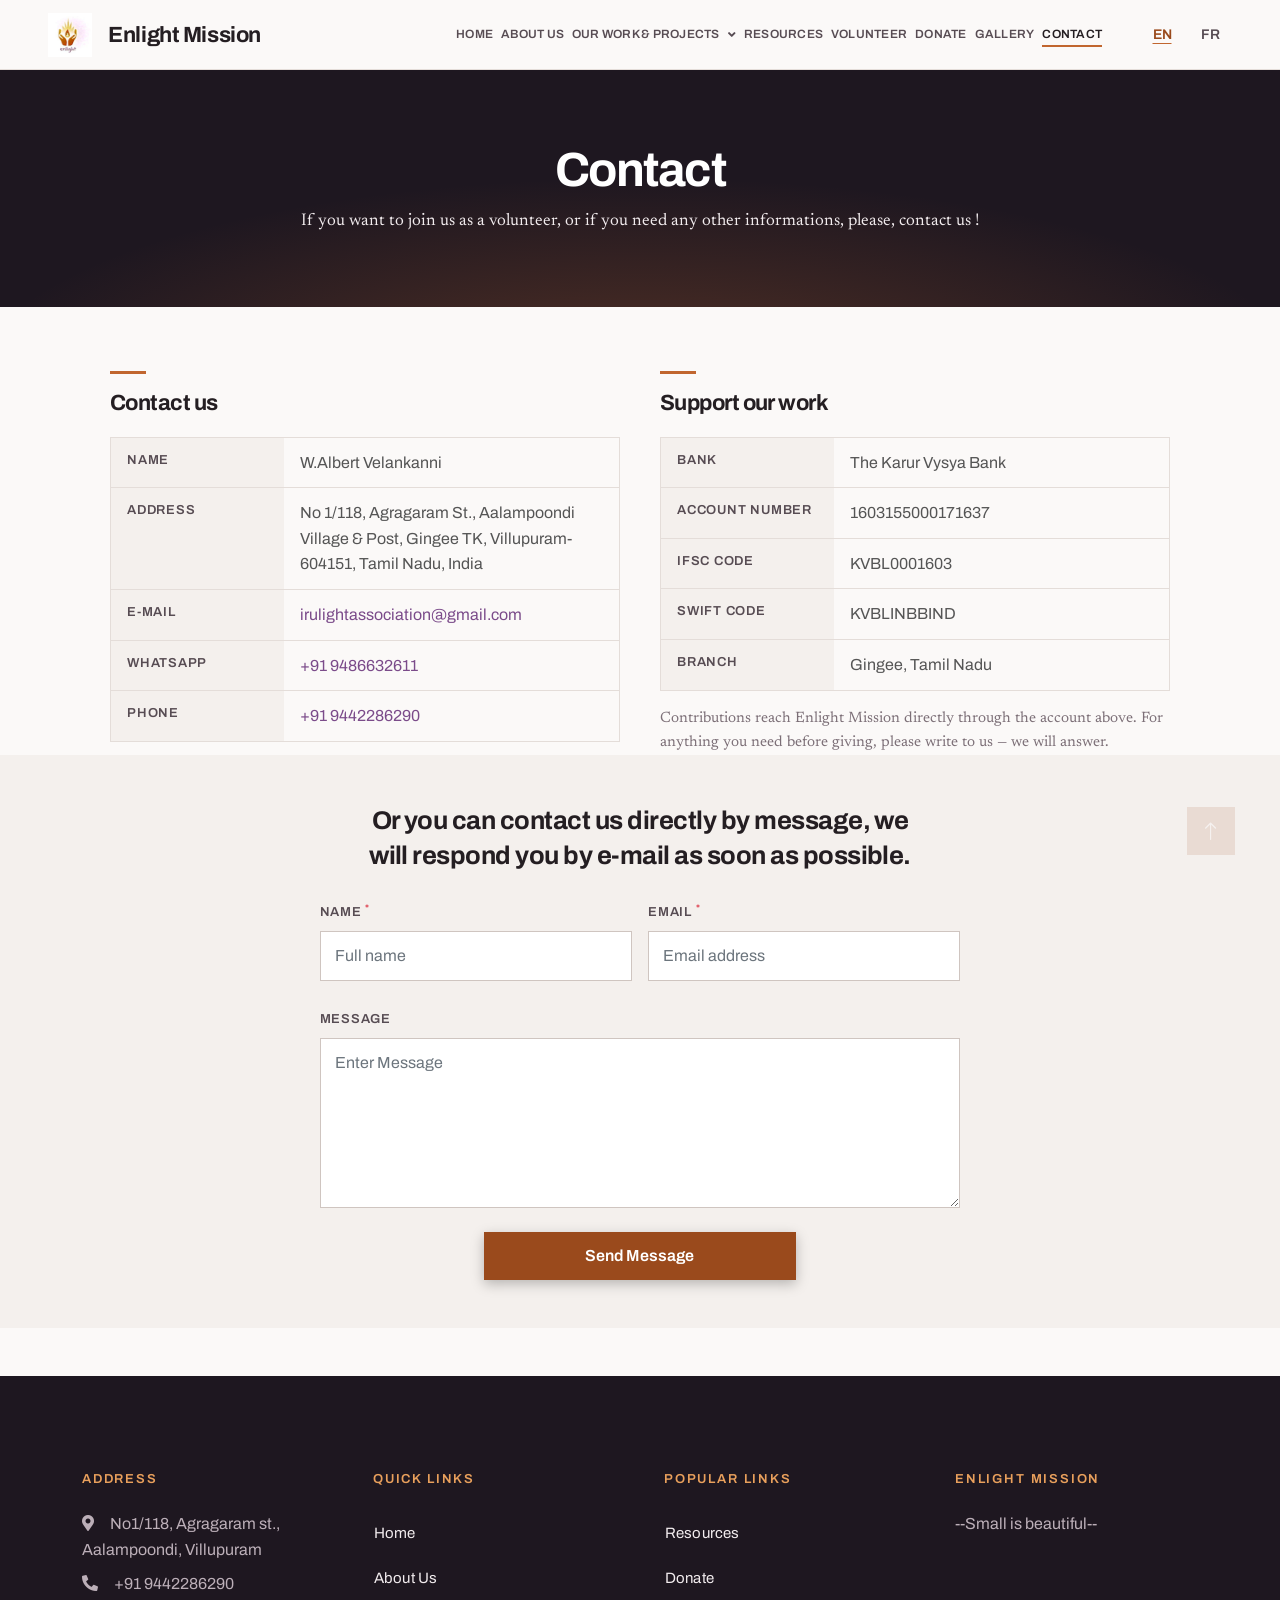
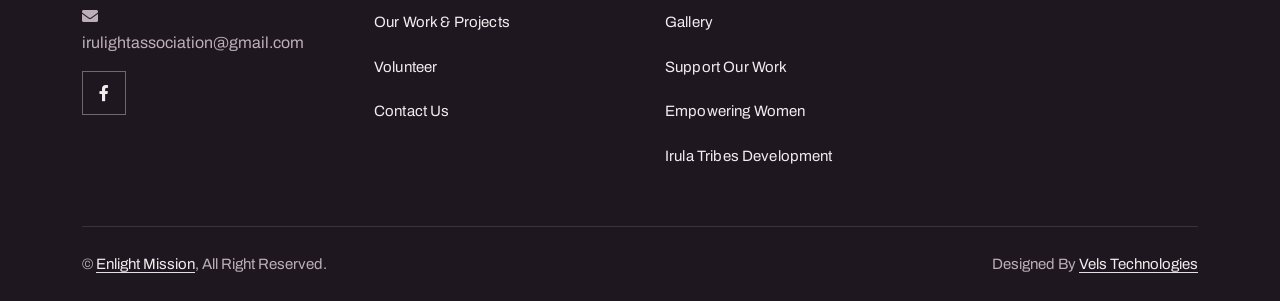
<file: contact.html>
<!DOCTYPE html>
<html lang="en">

<head>
  <meta charset="utf-8" />
  <title>Contact &ndash; Enlight Mission</title>
  <link rel="icon" href="img/logo.jpeg" type="image">
  <meta content="width=device-width, initial-scale=1.0" name="viewport" />
  <meta content="Enlight Mission, Irulight, NGO, Tamil Nadu, Irula, tribal development, women empowerment, Villupuram" name="keywords" />
  <meta content="Contact Enlight Mission in Aalampoondi, Villupuram, Tamil Nadu — phone, WhatsApp, email, and bank details for supporting our work." name="description" />

  <!-- Link previews (Facebook, WhatsApp, LinkedIn).
       og:image must be an absolute URL once the site has a domain:
       prefix these paths with https://your-domain/ -->
  <meta property="og:type" content="website" />
  <meta property="og:site_name" content="Enlight Mission" />
  <meta property="og:title" content="Contact &ndash; Enlight Mission" />
  <meta property="og:description" content="Contact Enlight Mission in Aalampoondi, Villupuram, Tamil Nadu — phone, WhatsApp, email, and bank details for supporting our work." />
  <meta property="og:image" content="img/index/img2.jpg" />
  <meta property="og:url" content="contact.html" />
  <meta property="og:locale" content="en_GB" />
  <meta name="twitter:card" content="summary_large_image" />

  <!-- Favicon -->
  <!-- <link href="img/favicon.ico" rel="icon" /> -->

  <!-- Google Web Fonts -->
  <link rel="preconnect" href="https://fonts.googleapis.com" />
  <link rel="preconnect" href="https://fonts.gstatic.com" crossorigin />
  <link
    href="https://fonts.googleapis.com/css2?family=Open+Sans:wght@400;500&family=Quicksand:wght@600;700&display=swap"
    rel="stylesheet" />
  <link
    href="https://fonts.googleapis.com/css2?family=Archivo:wght@500;600;700&family=Newsreader:ital,opsz,wght@0,6..72,400;0,6..72,500;1,6..72,400&display=swap"
    rel="stylesheet" />

  <!-- Icon Font Stylesheet -->
  <link href="https://cdnjs.cloudflare.com/ajax/libs/font-awesome/5.10.0/css/all.min.css" rel="stylesheet" />
  <link href="https://cdn.jsdelivr.net/npm/bootstrap-icons@1.4.1/font/bootstrap-icons.css" rel="stylesheet" />

  <!-- Libraries Stylesheet -->
  <link href="lib/animate/animate.min.css" rel="stylesheet" />
  <link href="lib/lightbox/css/lightbox.min.css" rel="stylesheet" />
  <link href="lib/owlcarousel/assets/owl.carousel.min.css" rel="stylesheet" />

  <!-- Customized Bootstrap Stylesheet -->
  <link href="css/bootstrap.min.css" rel="stylesheet" />

  <!-- Template Stylesheet -->
  <link href="css/style.css" rel="stylesheet" />

  <!-- Redesign layer. Loads last; remove this one line to revert. -->
  <link href="css/design.css" rel="stylesheet" />

  <!-- If scripts fail, don't leave the loading overlay covering the page -->
  <noscript>
    <style>#spinner { display: none !important; }</style>
  </noscript>
</head>

<body>
  <!-- Spinner Start -->
  <div id="spinner"
    class="show bg-white position-fixed translate-middle w-100 vh-100 top-50 start-50 d-flex align-items-center justify-content-center">
    <div class="spinner-border text-primary" style="width: 3rem; height: 3rem" role="status">
      <span class="sr-only">Loading...</span>
    </div>
  </div>
  <!-- Spinner End -->

  <script>
    // Clear the loading overlay without waiting for jQuery. If a CDN script
    // fails, main.js never runs and the overlay would otherwise cover the page.
    (function () {
      function clear() {
        var s = document.getElementById('spinner');
        if (s) { s.className = s.className.replace(/\bshow\b/, ''); }
      }
      document.addEventListener('DOMContentLoaded', clear);
      window.addEventListener('load', clear);
      setTimeout(clear, 3000);
    })();
  </script>



  <!-- Navbar Start -->
  <nav class="navbar navbar-expand-xl bg-white navbar-light sticky-top py-xl-0 px-4 px-xl-5 wow fadeIn"
    data-wow-delay="0.1s">
    <a href="index.html" class="navbar-brand p-0">
      <img class="img-fluid me-3" src="img/logo.jpeg" alt="Enlight Mission logo" />
      <span class="navbar-title m-0">Enlight Mission</span>
    </a>
    <button type="button" class="navbar-toggler" data-bs-toggle="collapse" data-bs-target="#navbarCollapse">
      <span class="navbar-toggler-icon"></span>
    </button>
    <div class="collapse navbar-collapse py-4 py-xl-0" id="navbarCollapse">
      <div class="navbar-nav ms-auto">
        <a href="index.html" class="nav-item nav-link">Home</a>
        <a href="about.html" class="nav-item nav-link">About Us</a>
        <div class="nav-item dropdown">
          <a href="projects.html" class="nav-link dropdown-toggle" data-bs-toggle="dropdown">Our Work &amp; Projects</a>
          <div class="dropdown-menu rounded-0 rounded-bottom m-0">
            <a href="projects.html" class="dropdown-item">All Projects</a>
            <a href="empowering-women.html" class="dropdown-item">Empowering and Enlightening Women</a>
            <a href="irula-tribes-development.html" class="dropdown-item">Irula Tribes Development</a>
          </div>
        </div>
        <a href="resources.html" class="nav-item nav-link">Resources</a>
        <a href="volunteers.html" class="nav-item nav-link">Volunteer</a>
        <a href="donate.html" class="nav-item nav-link">Donate</a>
        <a href="gallery.html" class="nav-item nav-link">Gallery</a>
        <a href="contact.html" class="nav-item nav-link active">Contact</a>
        <div class="lang-toggle" role="group" aria-label="Language">
          <span class="is-current" aria-current="true" lang="en">EN</span>
          <a href="about-fr.html" lang="fr">FR</a>
        </div>
      </div>
    </div>
  </nav>
  <!-- Navbar End -->


  <!-- Contact -->
  <div class="contact-form1">
    <h1>Contact</h1>
    <p>If you want to join us as a volunteer, or if you need any other informations, please, contact us !</p>
  </div>
  <div class="contact-image1">
    <h2>Enlight Mission</h2>
  </div>
  <div class="contact-panels">
    <section class="contact-panel">
      <h2>Contact us</h2>
      <div class="tableNew">
        <table class="table">
          <tbody>
            <tr>
              <td>Name</td>
              <td>W.Albert Velankanni</td>
            </tr>
            <tr>
              <td>Address</td>
              <td>No 1/118, Agragaram St., Aalampoondi Village &amp; Post, Gingee TK, Villupuram-604151, Tamil Nadu, India</td>
            </tr>
            <tr>
              <td>E-Mail</td>
              <td><a href="mailto:irulightassociation@gmail.com">irulightassociation@gmail.com</a></td>
            </tr>
            <tr>
              <td>Whatsapp</td>
              <td><a href="https://wa.me/919486632611" target="_blank" rel="noopener">+91 9486632611</a></td>
            </tr>
            <tr>
              <td>Phone</td>
              <td><a href="tel:+919442286290">+91 9442286290</a></td>
            </tr>
          </tbody>
        </table>
      </div>
    </section>

    <section class="contact-panel" id="support">
      <h2>Support our work</h2>
      <div class="tableNew">
        <table class="table">
          <tbody>
            <tr>
              <td>Bank</td>
              <td>The Karur Vysya Bank</td>
            </tr>
            <tr>
              <td>Account number</td>
              <td>1603155000171637</td>
            </tr>
            <tr>
              <td>IFSC Code</td>
              <td>KVBL0001603</td>
            </tr>
            <tr>
              <td>SWIFT Code</td>
              <td>KVBLINBBIND</td>
            </tr>
            <tr>
              <td>Branch</td>
              <td>Gingee, Tamil Nadu</td>
            </tr>
          </tbody>
        </table>
      </div>
      <p class="panel-note">
        Contributions reach Enlight Mission directly through the account above.
        For anything you need before giving, please write to us &mdash; we will answer.
      </p>
    </section>
  </div>

  <section class="contact section-padding py-5" id="contact">
    <div class="container">
      <div class="row">
        <div class="col-12 col-lg-7 mx-auto">

          <h2 class="mb-4 text-center text-primary">Or you can contact us directly by
            message, we will respond you by e-mail as soon as possible.</h2>

          <form target="_blank" action="https://formsubmit.co/sssharm1301@gmail.com" method="POST">
            <div class="row g-3">
              <div class="col-12 col-sm-6">
                <label for="name" class="form-label">Name <sup class="text-danger">*</sup></label>
                <input type="text" name="name" id="name" class="form-control" placeholder="Full name"
                  autocomplete="name" required>
              </div>

              <div class="col-12 col-sm-6">
                <label for="email" class="form-label">Email <sup class="text-danger">*</sup></label>
                <input type="email" name="email" id="email" pattern="[^ @]*@[^ @]*" class="form-control"
                  placeholder="Email address" autocomplete="email" required>
              </div>

              <div class="col-12 mt-4">
                <label for="message" class="form-label">Message</label>
                <textarea name="message" rows="6" class="form-control" id="message" placeholder="Enter Message"
                  required></textarea>
              </div>

              <div class="col-12 col-sm-8 col-lg-6 mx-auto mt-4 send-button">
                <button type="submit" class="form-control">Send Message</button>
              </div>
            </div>
          </form>

        </div>
      </div>
    </div>
  </section>
  <!-- Contact -->

  <!-- Footer Start -->
  <div class="container-fluid footer bg-dark text-light footer mt-5 pt-5 wow fadeIn" data-wow-delay="0.1s">
    <div class="container py-5">
      <div class="row g-5">
        <div class="col-lg-3 col-md-6">
          <h2 class="h5 text-light mb-4">Address</h2>
          <p class="mb-2">
            <i class="fa fa-map-marker-alt me-3"></i>No1/118, Agragaram st., Aalampoondi, Villupuram
          </p>
          <p class="mb-2">
            <i class="fa fa-phone-alt me-3"></i>+91 9442286290
          </p>
          <p class="mb-2">
            <i class="fa fa-envelope me-3"></i>irulightassociation@gmail.com
          </p>
          <div class="d-flex pt-2">
            <a class="btn btn-outline-light btn-social" href="https://www.facebook.com/irulightassociation"
              target="_blank" rel="noopener" aria-label="Enlight Mission on Facebook"><i
                class="fab fa-facebook-f"></i></a>
          </div>
        </div>
        <div class="col-lg-3 col-md-6">
          <h2 class="h5 text-light mb-4">Quick Links</h2>
          <a class="btn btn-link" href="index.html">Home</a>
          <a class="btn btn-link" href="about.html">About Us</a>
          <a class="btn btn-link" href="projects.html">Our Work &amp; Projects</a>
          <a class="btn btn-link" href="volunteers.html">Volunteer</a>
          <a class="btn btn-link" href="contact.html">Contact Us</a>
        </div>
        <div class="col-lg-3 col-md-6">
          <h2 class="h5 text-light mb-4">Popular Links</h2>
          <a class="btn btn-link" href="resources.html">Resources</a>
          <a class="btn btn-link" href="donate.html">Donate</a>
          <a class="btn btn-link" href="gallery.html">Gallery</a>
          <a class="btn btn-link" href="donate.html">Support our work</a>
          <a class="btn btn-link" href="empowering-women.html">Empowering Women</a>
          <a class="btn btn-link" href="irula-tribes-development.html">Irula Tribes Development</a>
        </div>
        <div class="col-lg-3 col-md-6">
          <h2 class="h5 text-light mb-4">Enlight Mission</h2>
          <p>--Small is beautiful--</p>

        </div>
      </div>
    </div>
    <div class="container">
      <div class="copyright">
        <div class="row">
          <div class="col-md-6 text-center text-md-start mb-3 mb-md-0">
            &copy; <a class="border-bottom" href="index.html">Enlight Mission</a>, All
            Right Reserved.
          </div>
          <div class="col-md-6 text-center text-md-end">
            <!--/*** This template is free as long as you keep the footer author’s credit link/attribution link/backlink. If you'd like to use the template without the footer author’s credit link/attribution link/backlink, you can purchase the Credit Removal License from "https://htmlcodex.com/credit-removal". Thank you for your support. ***/-->
            Designed By
            <a class="border-bottom" href="https://velstechnologies.in" target="_blank" rel="noopener">Vels
              Technologies</a>

          </div>
        </div>
      </div>
    </div>
  </div>
  <!-- Footer End -->



  <!-- Back to Top -->
  <a href="#" class="btn btn-lg btn-primary btn-lg-square back-to-top"><i class="bi bi-arrow-up"></i></a>

  <!-- JavaScript Libraries -->
  <script src="https://code.jquery.com/jquery-3.4.1.min.js"></script>
  <script src="https://cdn.jsdelivr.net/npm/bootstrap@5.0.0/dist/js/bootstrap.bundle.min.js"></script>
  <script src="lib/wow/wow.min.js"></script>
  <script src="lib/easing/easing.min.js"></script>
  <script src="lib/owlcarousel/owl.carousel.min.js"></script>
  <script src="lib/lightbox/js/lightbox.min.js"></script>

  <!-- Template Javascript -->
  <script src="js/main.js"></script>
</body>

</html>
</file>
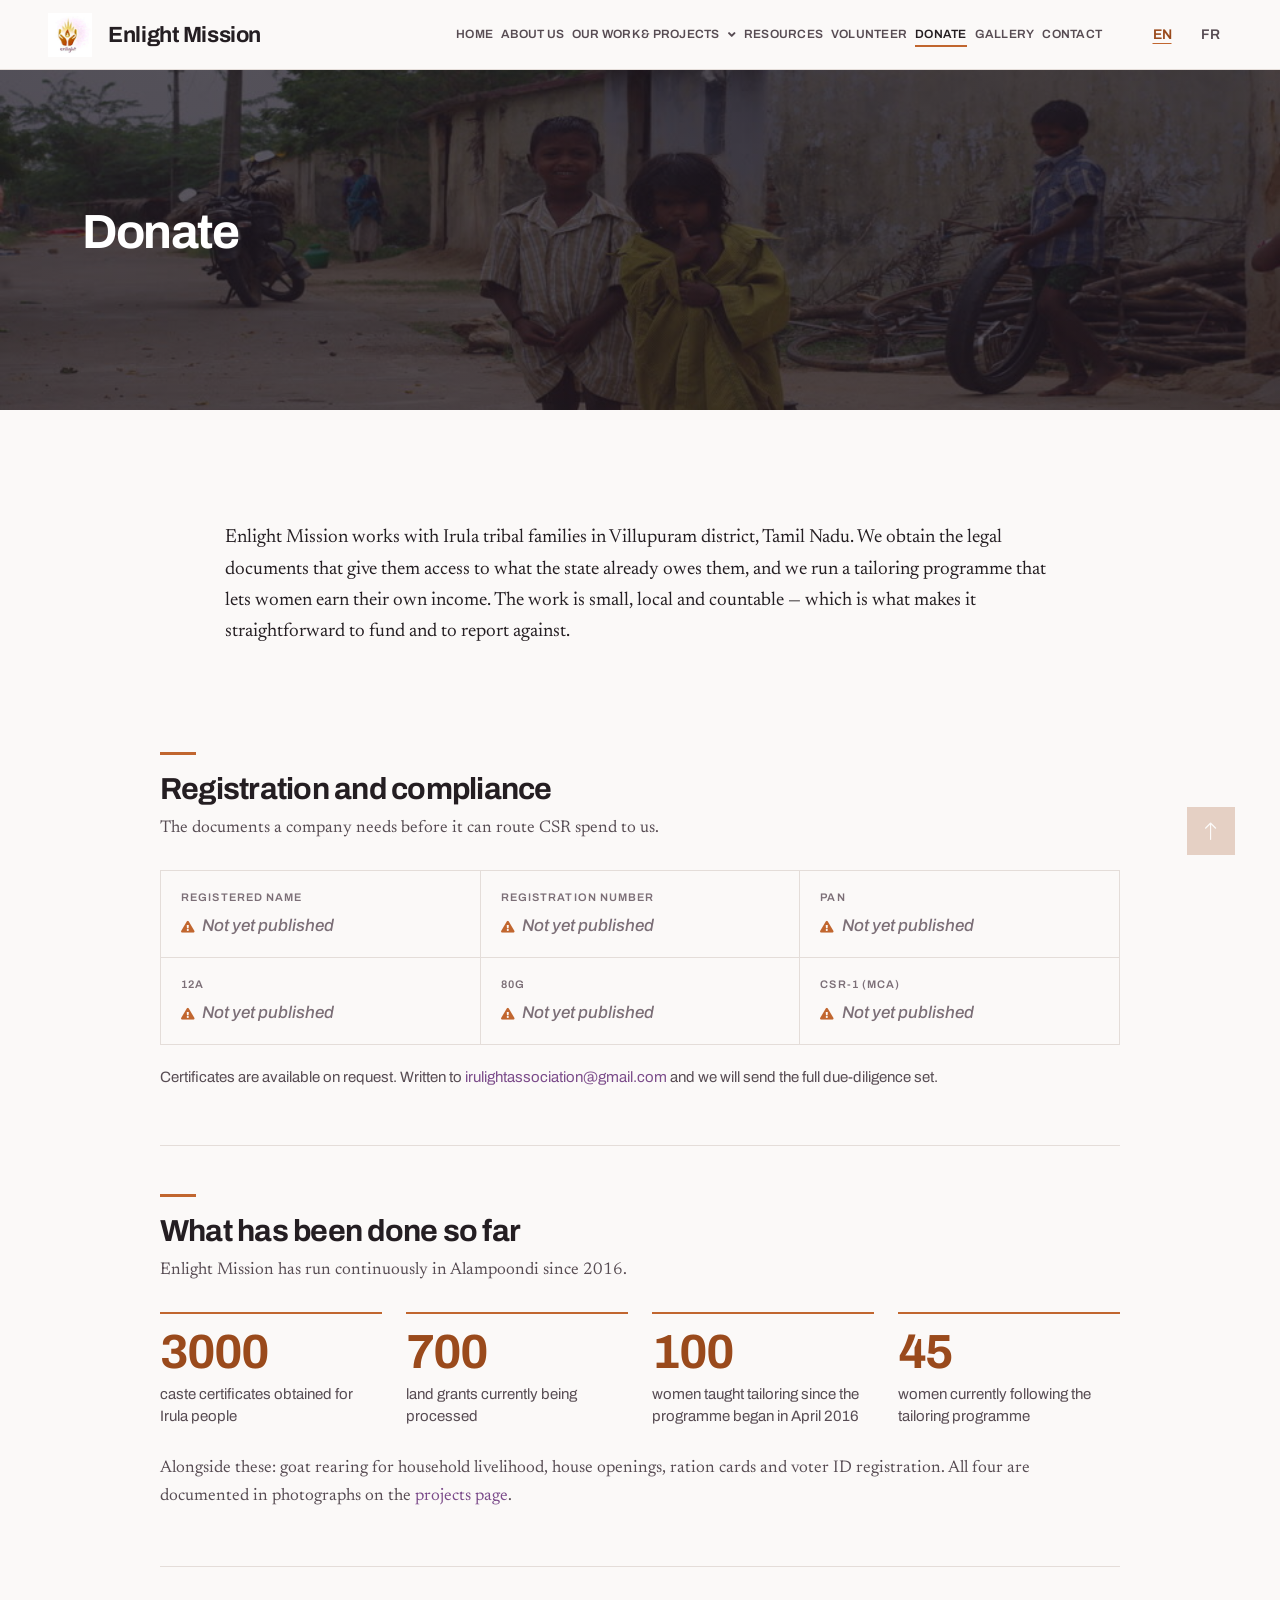
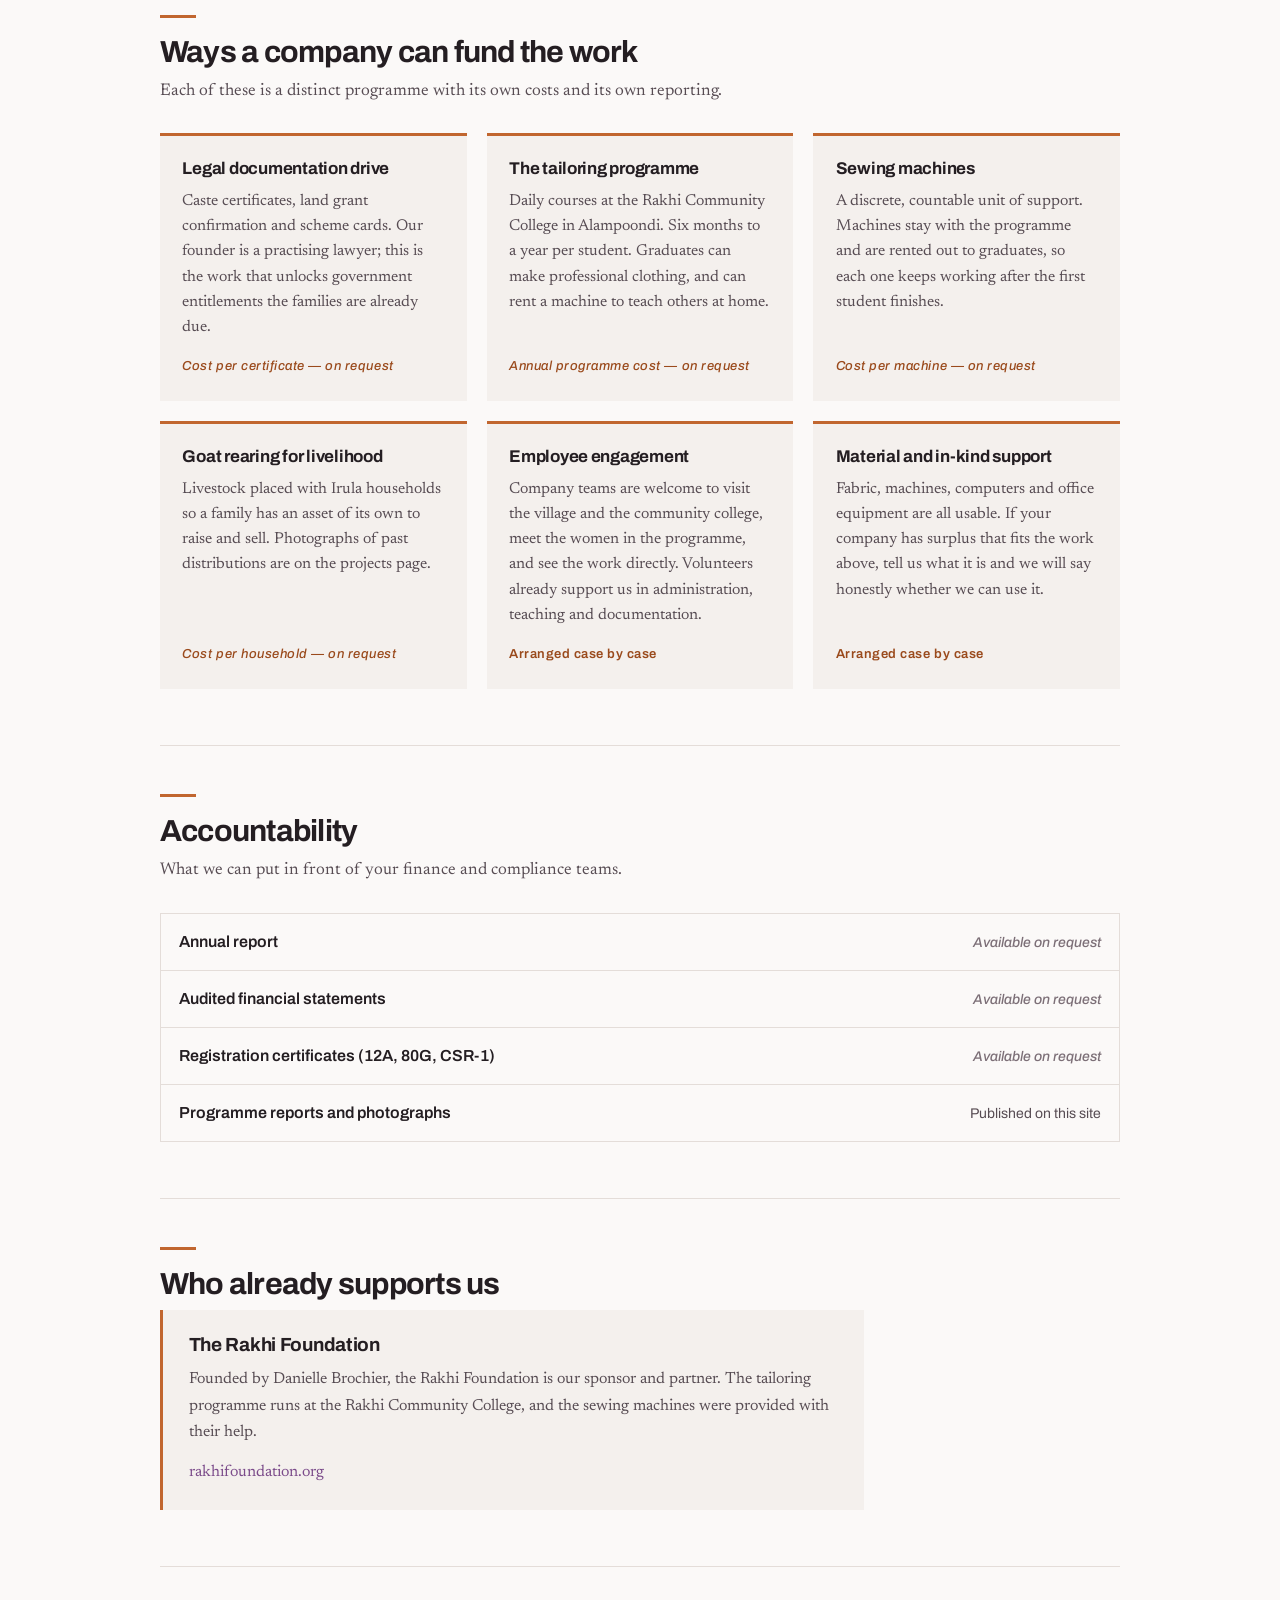
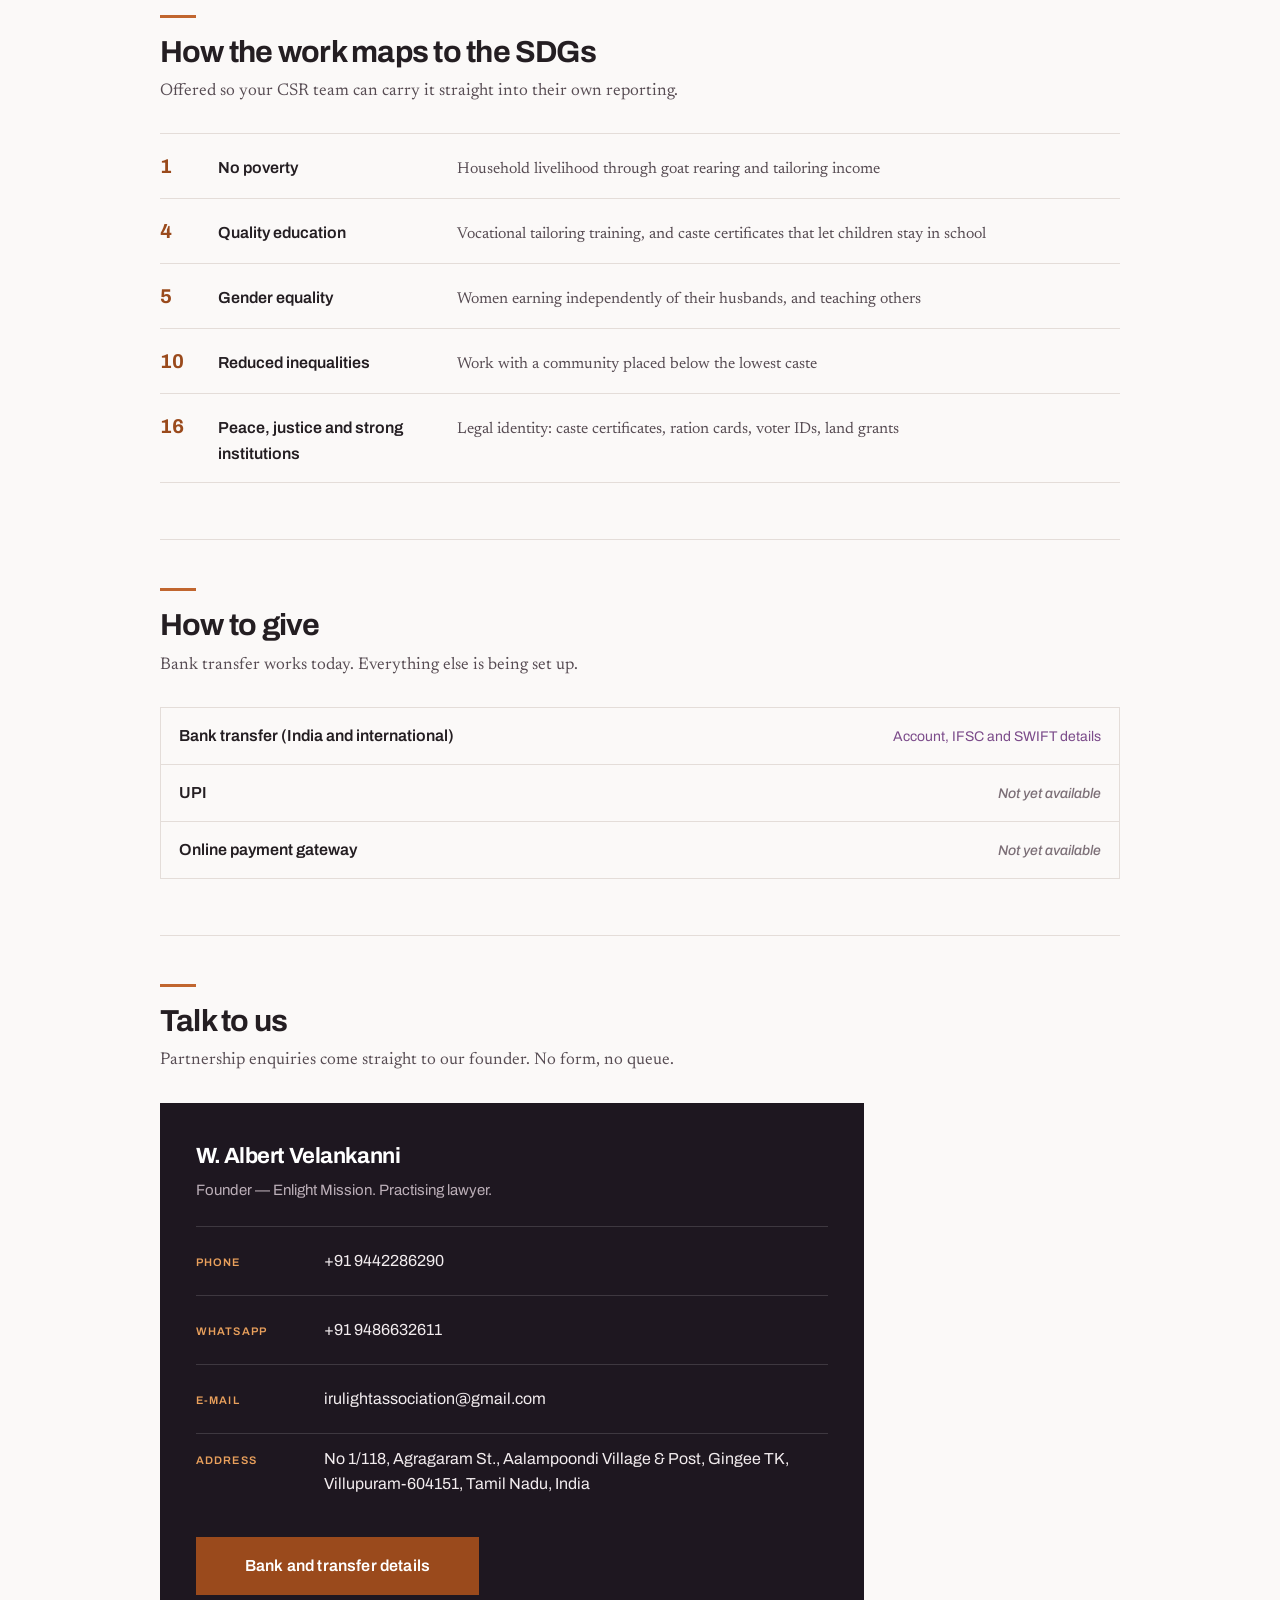
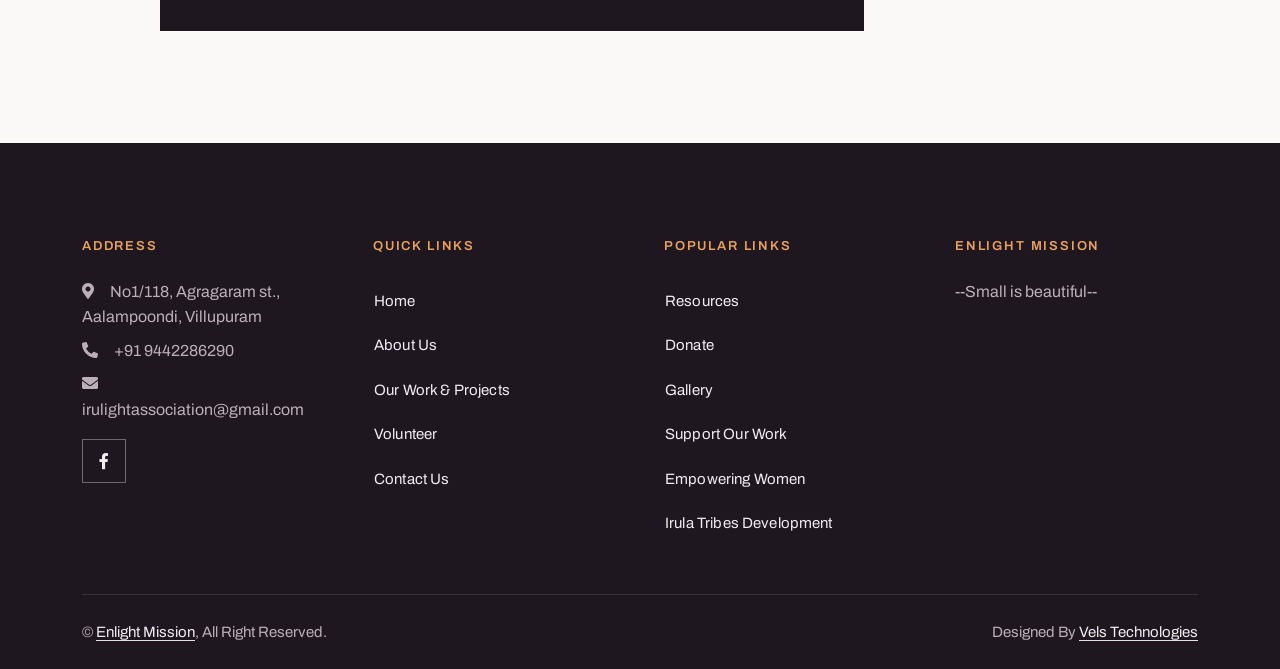
<file: donate.html>
<!DOCTYPE html>
<html lang="en">

<head>
  <meta charset="utf-8" />
  <title>Donate &ndash; Enlight Mission</title>
  <link rel="icon" href="img/logo.jpeg" type="image">
  <meta content="width=device-width, initial-scale=1.0" name="viewport" />
  <meta content="Enlight Mission, Irulight, NGO, Tamil Nadu, Irula, tribal development, women empowerment, Villupuram" name="keywords" />
  <meta content="Support Enlight Mission — how a company or an individual can fund our work with Irula tribal families in Villupuram district, Tamil Nadu." name="description" />

  <!-- Link previews (Facebook, WhatsApp, LinkedIn).
       og:image must be an absolute URL once the site has a domain:
       prefix these paths with https://your-domain/ -->
  <meta property="og:type" content="website" />
  <meta property="og:site_name" content="Enlight Mission" />
  <meta property="og:title" content="Donate &ndash; Enlight Mission" />
  <meta property="og:description" content="Support Enlight Mission — how a company or an individual can fund our work with Irula tribal families in Villupuram district, Tamil Nadu." />
  <meta property="og:image" content="img/index/img8.jpg" />
  <meta property="og:url" content="donate.html" />
  <meta property="og:locale" content="en_GB" />
  <meta name="twitter:card" content="summary_large_image" />

  <!-- Favicon -->
  <!-- <link href="img/favicon.ico" rel="icon" /> -->

  <!-- Google Web Fonts -->
  <link rel="preconnect" href="https://fonts.googleapis.com" />
  <link rel="preconnect" href="https://fonts.gstatic.com" crossorigin />
  <link
    href="https://fonts.googleapis.com/css2?family=Open+Sans:wght@400;500&family=Quicksand:wght@600;700&display=swap"
    rel="stylesheet" />
  <link
    href="https://fonts.googleapis.com/css2?family=Archivo:wght@500;600;700&family=Newsreader:ital,opsz,wght@0,6..72,400;0,6..72,500;1,6..72,400&display=swap"
    rel="stylesheet" />

  <!-- Icon Font Stylesheet -->
  <link href="https://cdnjs.cloudflare.com/ajax/libs/font-awesome/5.10.0/css/all.min.css" rel="stylesheet" />
  <link href="https://cdn.jsdelivr.net/npm/bootstrap-icons@1.4.1/font/bootstrap-icons.css" rel="stylesheet" />

  <!-- Libraries Stylesheet -->
  <link href="lib/animate/animate.min.css" rel="stylesheet" />
  <link href="lib/lightbox/css/lightbox.min.css" rel="stylesheet" />
  <link href="lib/owlcarousel/assets/owl.carousel.min.css" rel="stylesheet" />

  <!-- Customized Bootstrap Stylesheet -->
  <link href="css/bootstrap.min.css" rel="stylesheet" />

  <!-- Template Stylesheet -->
  <link href="css/style.css" rel="stylesheet" />

  <!-- Redesign layer. Loads last; remove this one line to revert. -->
  <link href="css/design.css" rel="stylesheet" />

  <!-- If scripts fail, don't leave the loading overlay covering the page -->
  <noscript>
    <style>#spinner { display: none !important; }</style>
  </noscript>
</head>

<body>
  <!-- Spinner Start -->
  <div id="spinner"
    class="show bg-white position-fixed translate-middle w-100 vh-100 top-50 start-50 d-flex align-items-center justify-content-center">
    <div class="spinner-border text-primary" style="width: 3rem; height: 3rem" role="status">
      <span class="sr-only">Loading...</span>
    </div>
  </div>
  <!-- Spinner End -->

  <script>
    // Clear the loading overlay without waiting for jQuery. If a CDN script
    // fails, main.js never runs and the overlay would otherwise cover the page.
    (function () {
      function clear() {
        var s = document.getElementById('spinner');
        if (s) { s.className = s.className.replace(/\bshow\b/, ''); }
      }
      document.addEventListener('DOMContentLoaded', clear);
      window.addEventListener('load', clear);
      setTimeout(clear, 3000);
    })();
  </script>



  <!-- Navbar Start -->
  <nav class="navbar navbar-expand-xl bg-white navbar-light sticky-top py-xl-0 px-4 px-xl-5 wow fadeIn"
    data-wow-delay="0.1s">
    <a href="index.html" class="navbar-brand p-0">
      <img class="img-fluid me-3" src="img/logo.jpeg" alt="Enlight Mission logo" />
      <span class="navbar-title m-0">Enlight Mission</span>
    </a>
    <button type="button" class="navbar-toggler" data-bs-toggle="collapse" data-bs-target="#navbarCollapse">
      <span class="navbar-toggler-icon"></span>
    </button>
    <div class="collapse navbar-collapse py-4 py-xl-0" id="navbarCollapse">
      <div class="navbar-nav ms-auto">
        <a href="index.html" class="nav-item nav-link">Home</a>
        <a href="about.html" class="nav-item nav-link">About Us</a>
        <div class="nav-item dropdown">
          <a href="projects.html" class="nav-link dropdown-toggle" data-bs-toggle="dropdown">Our Work &amp; Projects</a>
          <div class="dropdown-menu rounded-0 rounded-bottom m-0">
            <a href="projects.html" class="dropdown-item">All Projects</a>
            <a href="empowering-women.html" class="dropdown-item">Empowering and Enlightening Women</a>
            <a href="irula-tribes-development.html" class="dropdown-item">Irula Tribes Development</a>
          </div>
        </div>
        <a href="resources.html" class="nav-item nav-link">Resources</a>
        <a href="volunteers.html" class="nav-item nav-link">Volunteer</a>
        <a href="donate.html" class="nav-item nav-link active">Donate</a>
        <a href="gallery.html" class="nav-item nav-link">Gallery</a>
        <a href="contact.html" class="nav-item nav-link">Contact</a>
        <div class="lang-toggle" role="group" aria-label="Language">
          <span class="is-current" aria-current="true" lang="en">EN</span>
          <a href="about-fr.html" lang="fr">FR</a>
        </div>
      </div>
    </div>
  </nav>
  <!-- Navbar End -->

  <!-- Page Header Start -->
  <div class="container-fluid header-bg8 py-5 mb-5 wow fadeIn" data-wow-delay="0.1s">
    <div class="container py-5">
      <h1 class="display-4 text-white mb-3 animated slideInDown">
        Donate
      </h1>
    </div>
  </div>

  <!-- Page Content Start -->
  <!-- Sections planned for this page:
       - Why support us .......................... done
       - Where the contribution goes ............. done ("Ways to fund")
       - UPI / payment gateway ................... PENDING - see "How to give"
       - Donation and contact information ........ done
       - Basic legal / registration information .. PENDING NUMBERS - see "Registration and compliance"
       Anything marked .pending in the markup is awaiting a real value from
       Enlight Mission. Do not publish a placeholder as if it were a credential.
  -->
  <div class="container-xxl py-5">
    <div class="container">

      <!-- Lead -->
      <div class="row justify-content-center wow fadeInUp" data-wow-delay="0.1s">
        <div class="col-12 col-lg-9">
          <p class="partner-lead">
            Enlight Mission works with Irula tribal families in Villupuram district, Tamil Nadu.
            We obtain the legal documents that give them access to what the state already owes
            them, and we run a tailoring programme that lets women earn their own income.
            The work is small, local and countable &mdash; which is what makes it straightforward
            to fund and to report against.
          </p>
        </div>
      </div>

      <!-- 1. Credentials -->
      <section class="partner-section" id="credentials">
        <h2>Registration and compliance</h2>
        <p class="section-intro">
          The documents a company needs before it can route CSR spend to us.
        </p>
        <!-- ===================================================================
             TO BE COMPLETED BY ENLIGHT MISSION.
             Replace every "Not yet published" value below with the real
             registration number and date. Do not publish a number that has not
             been verified against the certificate.
             If a registration is not held, remove that row entirely rather
             than leaving it blank.
             =================================================================== -->
        <div class="cred-grid">
          <div class="cred">
            <span class="cred-label">Registered name</span>
            <span class="cred-value pending">Not yet published</span>
          </div>
          <div class="cred">
            <span class="cred-label">Registration number</span>
            <span class="cred-value pending">Not yet published</span>
          </div>
          <div class="cred">
            <span class="cred-label">PAN</span>
            <span class="cred-value pending">Not yet published</span>
          </div>
          <div class="cred">
            <span class="cred-label">12A</span>
            <span class="cred-value pending">Not yet published</span>
          </div>
          <div class="cred">
            <span class="cred-label">80G</span>
            <span class="cred-value pending">Not yet published</span>
          </div>
          <div class="cred">
            <span class="cred-label">CSR-1 (MCA)</span>
            <span class="cred-value pending">Not yet published</span>
          </div>
        </div>
        <p class="cred-note">
          Certificates are available on request. Written to
          <a href="mailto:irulightassociation@gmail.com">irulightassociation@gmail.com</a>
          and we will send the full due-diligence set.
        </p>
      </section>

      <!-- 2. Track record -->
      <section class="partner-section" id="record">
        <h2>What has been done so far</h2>
        <p class="section-intro">
          Enlight Mission has run continuously in Alampoondi since 2016.
        </p>
        <ul class="record-grid">
          <li>
            <span class="record-n">3000</span>
            <span class="record-l">caste certificates obtained for Irula people</span>
          </li>
          <li>
            <span class="record-n">700</span>
            <span class="record-l">land grants currently being processed</span>
          </li>
          <li>
            <span class="record-n">100</span>
            <span class="record-l">women taught tailoring since the programme began in April 2016</span>
          </li>
          <li>
            <span class="record-n">45</span>
            <span class="record-l">women currently following the tailoring programme</span>
          </li>
        </ul>
        <p class="record-more">
          Alongside these: goat rearing for household livelihood, house openings, ration cards
          and voter ID registration. All four are documented in photographs on the
          <a href="projects.html">projects page</a>.
        </p>
      </section>

      <!-- 3. Ways to fund -->
      <section class="partner-section" id="ways">
        <h2>Ways a company can fund the work</h2>
        <p class="section-intro">
          Each of these is a distinct programme with its own costs and its own reporting.
        </p>
        <!-- ===================================================================
             COSTS TO BE COMPLETED. Replace each "Cost on request" with the real
             annual or per-unit figure once finance has confirmed it. A corporate
             funder reports spend against outcomes, so a number here is what
             turns interest into a budget line.
             =================================================================== -->
        <div class="ways-grid">
          <article class="way">
            <h3>Legal documentation drive</h3>
            <p>
              Caste certificates, land grant confirmation and scheme cards. Our founder is a
              practising lawyer; this is the work that unlocks government entitlements the
              families are already due.
            </p>
            <p class="way-cost pending">Cost per certificate &mdash; on request</p>
          </article>

          <article class="way">
            <h3>The tailoring programme</h3>
            <p>
              Daily courses at the Rakhi Community College in Alampoondi. Six months to a year
              per student. Graduates can make professional clothing, and can rent a machine to
              teach others at home.
            </p>
            <p class="way-cost pending">Annual programme cost &mdash; on request</p>
          </article>

          <article class="way">
            <h3>Sewing machines</h3>
            <p>
              A discrete, countable unit of support. Machines stay with the programme and are
              rented out to graduates, so each one keeps working after the first student
              finishes.
            </p>
            <p class="way-cost pending">Cost per machine &mdash; on request</p>
          </article>

          <article class="way">
            <h3>Goat rearing for livelihood</h3>
            <p>
              Livestock placed with Irula households so a family has an asset of its own to
              raise and sell. Photographs of past distributions are on the projects page.
            </p>
            <p class="way-cost pending">Cost per household &mdash; on request</p>
          </article>

          <article class="way">
            <h3>Employee engagement</h3>
            <p>
              Company teams are welcome to visit the village and the community college, meet
              the women in the programme, and see the work directly. Volunteers already
              support us in administration, teaching and documentation.
            </p>
            <p class="way-cost">Arranged case by case</p>
          </article>

          <article class="way">
            <h3>Material and in-kind support</h3>
            <p>
              Fabric, machines, computers and office equipment are all usable. If your company
              has surplus that fits the work above, tell us what it is and we will say
              honestly whether we can use it.
            </p>
            <p class="way-cost">Arranged case by case</p>
          </article>
        </div>
      </section>

      <!-- 4. Accountability -->
      <section class="partner-section" id="accountability">
        <h2>Accountability</h2>
        <p class="section-intro">
          What we can put in front of your finance and compliance teams.
        </p>
        <!-- ===================================================================
             TO BE COMPLETED. Link the real documents once they exist. Until a
             document is genuinely available, leave the row as "on request" —
             do not link a placeholder file.
             =================================================================== -->
        <ul class="doc-list">
          <li>
            <span class="doc-name">Annual report</span>
            <span class="doc-state pending">Available on request</span>
          </li>
          <li>
            <span class="doc-name">Audited financial statements</span>
            <span class="doc-state pending">Available on request</span>
          </li>
          <li>
            <span class="doc-name">Registration certificates (12A, 80G, CSR-1)</span>
            <span class="doc-state pending">Available on request</span>
          </li>
          <li>
            <span class="doc-name">Programme reports and photographs</span>
            <span class="doc-state">Published on this site</span>
          </li>
        </ul>
      </section>

      <!-- 5. Existing partner -->
      <section class="partner-section" id="partners">
        <h2>Who already supports us</h2>
        <div class="partner-card">
          <h3>The Rakhi Foundation</h3>
          <p>
            Founded by Danielle Brochier, the Rakhi Foundation is our sponsor and partner.
            The tailoring programme runs at the Rakhi Community College, and the sewing
            machines were provided with their help.
          </p>
          <p class="partner-link">
            <a href="http://rakhifoundation.org/" target="_blank" rel="noopener">rakhifoundation.org</a>
          </p>
        </div>
      </section>

      <!-- 6. SDG alignment -->
      <section class="partner-section" id="sdg">
        <h2>How the work maps to the SDGs</h2>
        <p class="section-intro">
          Offered so your CSR team can carry it straight into their own reporting.
        </p>
        <ul class="sdg-list">
          <li><span class="sdg-n">1</span><span class="sdg-t">No poverty</span><span class="sdg-d">Household livelihood through goat rearing and tailoring income</span></li>
          <li><span class="sdg-n">4</span><span class="sdg-t">Quality education</span><span class="sdg-d">Vocational tailoring training, and caste certificates that let children stay in school</span></li>
          <li><span class="sdg-n">5</span><span class="sdg-t">Gender equality</span><span class="sdg-d">Women earning independently of their husbands, and teaching others</span></li>
          <li><span class="sdg-n">10</span><span class="sdg-t">Reduced inequalities</span><span class="sdg-d">Work with a community placed below the lowest caste</span></li>
          <li><span class="sdg-n">16</span><span class="sdg-t">Peace, justice and strong institutions</span><span class="sdg-d">Legal identity: caste certificates, ration cards, voter IDs, land grants</span></li>
        </ul>
      </section>


      <!-- How to give -->
      <section class="partner-section" id="how">
        <h2>How to give</h2>
        <p class="section-intro">
          Bank transfer works today. Everything else is being set up.
        </p>
        <!-- ===================================================================
             UPI ID and payment-gateway link TO BE ADDED once they exist.
             Until then this section points at the bank details on the contact
             page rather than showing a payment option that does not work.
             =================================================================== -->
        <ul class="doc-list">
          <li>
            <span class="doc-name">Bank transfer (India and international)</span>
            <span class="doc-state"><a href="contact.html#support">Account, IFSC and SWIFT details</a></span>
          </li>
          <li>
            <span class="doc-name">UPI</span>
            <span class="doc-state pending">Not yet available</span>
          </li>
          <li>
            <span class="doc-name">Online payment gateway</span>
            <span class="doc-state pending">Not yet available</span>
          </li>
        </ul>
      </section>

      <!-- 7. Contact -->
      <section class="partner-section partner-contact" id="talk">
        <h2>Talk to us</h2>
        <p class="section-intro">
          Partnership enquiries come straight to our founder. No form, no queue.
        </p>
        <div class="contact-card">
          <p class="contact-name">W. Albert Velankanni</p>
          <p class="contact-role">Founder &mdash; Enlight Mission. Practising lawyer.</p>
          <ul class="contact-lines">
            <li><span class="cl-label">Phone</span><a href="tel:+919442286290">+91 9442286290</a></li>
            <li><span class="cl-label">Whatsapp</span><a href="https://wa.me/919486632611" target="_blank" rel="noopener">+91 9486632611</a></li>
            <li><span class="cl-label">E-mail</span><a href="mailto:irulightassociation@gmail.com">irulightassociation@gmail.com</a></li>
            <li><span class="cl-label">Address</span><span>No 1/118, Agragaram St., Aalampoondi Village &amp; Post, Gingee TK, Villupuram-604151, Tamil Nadu, India</span></li>
          </ul>
          <p class="contact-cta">
            <a class="btn btn-primary py-3 px-5" href="contact.html">Bank and transfer details</a>
          </p>
        </div>
      </section>

    </div>
  </div>
  <!-- Page Content End -->

  <!-- Footer Start -->
  <div class="container-fluid footer bg-dark text-light footer mt-5 pt-5 wow fadeIn" data-wow-delay="0.1s">
    <div class="container py-5">
      <div class="row g-5">
        <div class="col-lg-3 col-md-6">
          <h2 class="h5 text-light mb-4">Address</h2>
          <p class="mb-2">
            <i class="fa fa-map-marker-alt me-3"></i>No1/118, Agragaram st., Aalampoondi, Villupuram
          </p>
          <p class="mb-2">
            <i class="fa fa-phone-alt me-3"></i>+91 9442286290
          </p>
          <p class="mb-2">
            <i class="fa fa-envelope me-3"></i>irulightassociation@gmail.com
          </p>
          <div class="d-flex pt-2">
            <a class="btn btn-outline-light btn-social" href="https://www.facebook.com/irulightassociation"
              target="_blank" rel="noopener" aria-label="Enlight Mission on Facebook"><i class="fab fa-facebook-f"></i></a>
          </div>
        </div>
        <div class="col-lg-3 col-md-6">
          <h2 class="h5 text-light mb-4">Quick Links</h2>
          <a class="btn btn-link" href="index.html">Home</a>
          <a class="btn btn-link" href="about.html">About Us</a>
          <a class="btn btn-link" href="projects.html">Our Work &amp; Projects</a>
          <a class="btn btn-link" href="volunteers.html">Volunteer</a>
          <a class="btn btn-link" href="contact.html">Contact Us</a>
        </div>
        <div class="col-lg-3 col-md-6">
          <h2 class="h5 text-light mb-4">Popular Links</h2>
          <a class="btn btn-link" href="resources.html">Resources</a>
          <a class="btn btn-link" href="donate.html">Donate</a>
          <a class="btn btn-link" href="gallery.html">Gallery</a>
          <a class="btn btn-link" href="donate.html">Support our work</a>
          <a class="btn btn-link" href="empowering-women.html">Empowering Women</a>
          <a class="btn btn-link" href="irula-tribes-development.html">Irula Tribes Development</a>
        </div>
        <div class="col-lg-3 col-md-6">
          <h2 class="h5 text-light mb-4">Enlight Mission</h2>
          <p>--Small is beautiful--</p>
        </div>
      </div>
    </div>
    <div class="container">
      <div class="copyright">
        <div class="row">
          <div class="col-md-6 text-center text-md-start mb-3 mb-md-0">
            &copy; <a class="border-bottom" href="index.html">Enlight Mission</a>, All
            Right Reserved.
          </div>
          <div class="col-md-6 text-center text-md-end">
            Designed By
            <a class="border-bottom" href="https://velstechnologies.in" target="_blank" rel="noopener">Vels Technologies</a>
          </div>
        </div>
      </div>
    </div>
  </div>
  <!-- Footer End -->

  <!-- Back to Top -->
            <a href="#" class="btn btn-lg btn-primary btn-lg-square back-to-top"><i class="bi bi-arrow-up"></i></a>

            <!-- JavaScript Libraries -->
            <script src="https://code.jquery.com/jquery-3.4.1.min.js"></script>
            <script src="https://cdn.jsdelivr.net/npm/bootstrap@5.0.0/dist/js/bootstrap.bundle.min.js"></script>
            <script src="lib/wow/wow.min.js"></script>
            <script src="lib/easing/easing.min.js"></script>
            <script src="lib/owlcarousel/owl.carousel.min.js"></script>
            <script src="lib/lightbox/js/lightbox.min.js"></script>

            <!-- Template Javascript -->
            <script src="js/main.js"></script>
          </body>

</html>
</file>
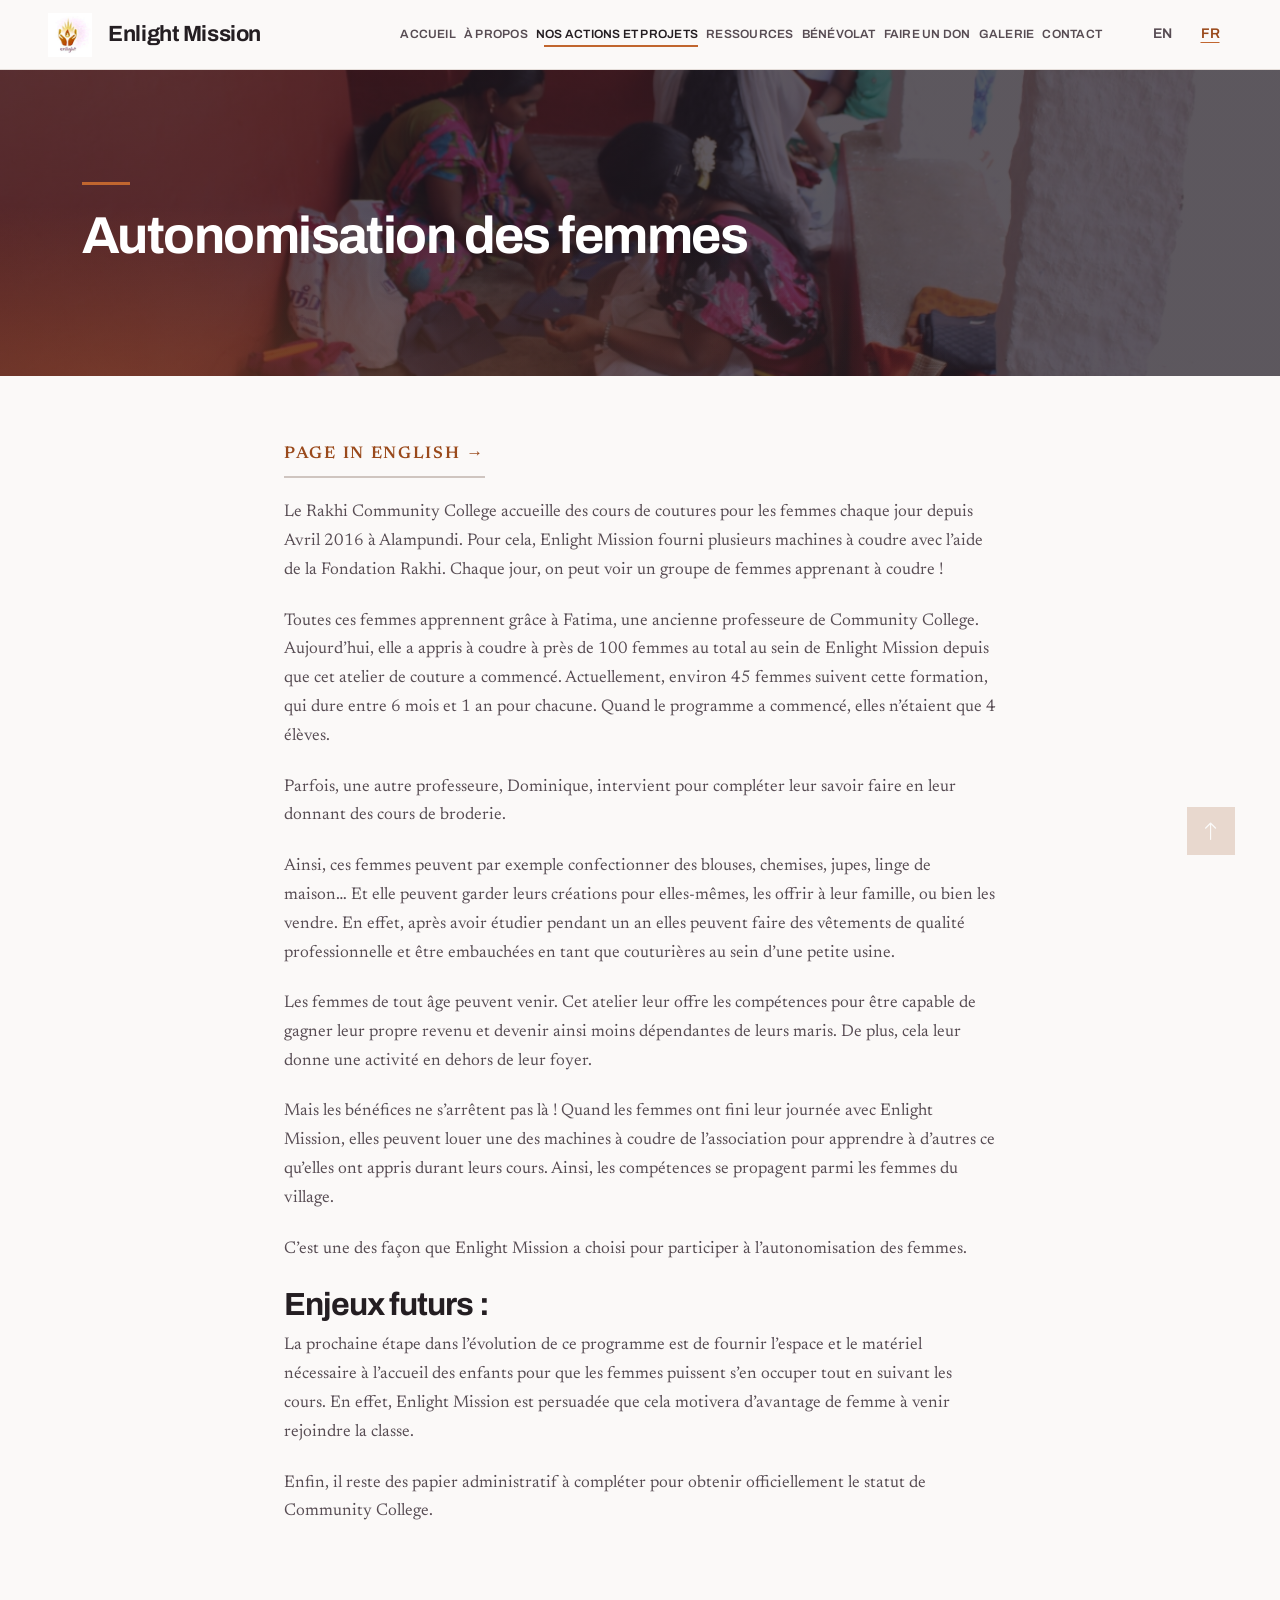
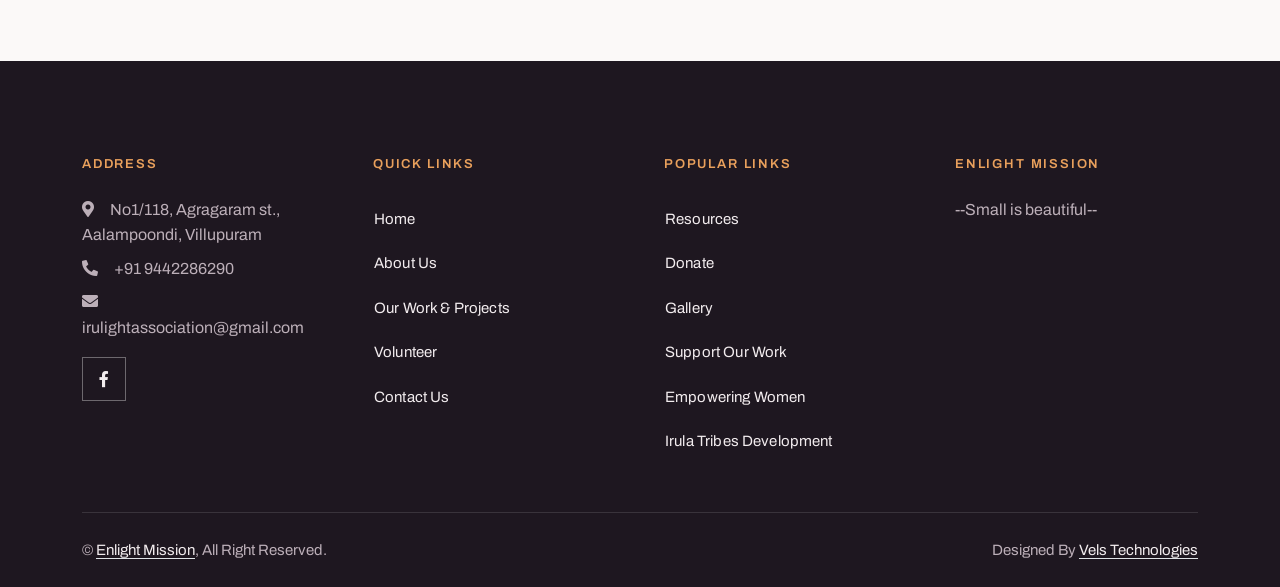
<file: empowering-women-fr.html>
<!DOCTYPE html>
<html lang="fr">

<head>
  <meta charset="utf-8" />
  <title>Autonomisation des femmes – Enlight Mission</title>
  <link rel="icon" href="img/logo.jpeg" type="image">
  <meta content="width=device-width, initial-scale=1.0" name="viewport" />
  <meta content="Enlight Mission, Irulight, NGO, Tamil Nadu, Irula, tribal development, women empowerment, Villupuram" name="keywords" />
  <meta content="Des cours de couture au Rakhi Community College d’Alampundi, qui donnent aux femmes les compétences pour gagner leur propre revenu." name="description" />

  <!-- Link previews (Facebook, WhatsApp, LinkedIn).
       og:image must be an absolute URL once the site has a domain:
       prefix these paths with https://your-domain/ -->
  <meta property="og:type" content="website" />
  <meta property="og:site_name" content="Enlight Mission" />
  <meta property="og:title" content="Autonomisation des femmes – Enlight Mission" />
  <meta property="og:description" content="Des cours de couture au Rakhi Community College d’Alampundi, qui donnent aux femmes les compétences pour gagner leur propre revenu." />
  <meta property="og:image" content="img/thumb/gal2.JPG" />
  <meta property="og:url" content="empowering-women-fr.html" />
  <meta property="og:locale" content="fr_FR" />
  <meta name="twitter:card" content="summary_large_image" />
  <link rel="alternate" hreflang="en" href="empowering-women.html" />
  <link rel="alternate" hreflang="fr" href="empowering-women-fr.html" />

  <!-- Favicon -->
  <!-- <link href="img/favicon.ico" rel="icon" /> -->

  <!-- Google Web Fonts -->
  <link rel="preconnect" href="https://fonts.googleapis.com" />
  <link rel="preconnect" href="https://fonts.gstatic.com" crossorigin />
  <link
    href="https://fonts.googleapis.com/css2?family=Open+Sans:wght@400;500&family=Quicksand:wght@600;700&display=swap"
    rel="stylesheet" />
  <link
    href="https://fonts.googleapis.com/css2?family=Archivo:wght@500;600;700&family=Newsreader:ital,opsz,wght@0,6..72,400;0,6..72,500;1,6..72,400&display=swap"
    rel="stylesheet" />

  <!-- Icon Font Stylesheet -->
  <link href="https://cdnjs.cloudflare.com/ajax/libs/font-awesome/5.10.0/css/all.min.css" rel="stylesheet" />
  <link href="https://cdn.jsdelivr.net/npm/bootstrap-icons@1.4.1/font/bootstrap-icons.css" rel="stylesheet" />

  <!-- Libraries Stylesheet -->
  <link href="lib/animate/animate.min.css" rel="stylesheet" />
  <link href="lib/lightbox/css/lightbox.min.css" rel="stylesheet" />
  <link href="lib/owlcarousel/assets/owl.carousel.min.css" rel="stylesheet" />

  <!-- Customized Bootstrap Stylesheet -->
  <link href="css/bootstrap.min.css" rel="stylesheet" />

  <!-- Template Stylesheet -->
  <link href="css/style.css" rel="stylesheet" />

  <!-- Redesign layer. Loads last; remove this one line to revert. -->
  <link href="css/design.css" rel="stylesheet" />

  <!-- If scripts fail, don't leave the loading overlay covering the page -->
  <noscript>
    <style>#spinner { display: none !important; }</style>
  </noscript>
</head>

<body>
  <!-- Spinner Start -->
  <div id="spinner"
    class="show bg-white position-fixed translate-middle w-100 vh-100 top-50 start-50 d-flex align-items-center justify-content-center">
    <div class="spinner-border text-primary" style="width: 3rem; height: 3rem" role="status">
      <span class="sr-only">Loading...</span>
    </div>
  </div>
  <!-- Spinner End -->

  <script>
    // Clear the loading overlay without waiting for jQuery. If a CDN script
    // fails, main.js never runs and the overlay would otherwise cover the page.
    (function () {
      function clear() {
        var s = document.getElementById('spinner');
        if (s) { s.className = s.className.replace(/\bshow\b/, ''); }
      }
      document.addEventListener('DOMContentLoaded', clear);
      window.addEventListener('load', clear);
      setTimeout(clear, 3000);
    })();
  </script>



  <!-- Navbar Start -->
  <nav class="navbar navbar-expand-xl bg-white navbar-light sticky-top py-xl-0 px-4 px-xl-5 wow fadeIn"
    data-wow-delay="0.1s">
    <a href="index.html" class="navbar-brand p-0">
      <img class="img-fluid me-3" src="img/logo.jpeg" alt="Enlight Mission logo" />
      <span class="navbar-title m-0">Enlight Mission</span>
    </a>
    <button type="button" class="navbar-toggler" data-bs-toggle="collapse" data-bs-target="#navbarCollapse">
      <span class="navbar-toggler-icon"></span>
    </button>
    <div class="collapse navbar-collapse py-4 py-xl-0" id="navbarCollapse">
      <div class="navbar-nav ms-auto">
        <a href="index.html" class="nav-item nav-link">Accueil</a>
        <a href="about-fr.html" class="nav-item nav-link">À propos</a>
        <div class="nav-item dropdown">
          <a href="projects.html" class="nav-link dropdown-toggle active" data-bs-toggle="dropdown">Nos actions et projets</a>
          <div class="dropdown-menu rounded-0 rounded-bottom m-0">
            <a href="projects.html" class="dropdown-item">Tous les projets</a>
            <a href="empowering-women-fr.html" class="dropdown-item">Autonomisation des femmes</a>
            <a href="irula-tribes-development-fr.html" class="dropdown-item">Développement des tribus Irulas</a>
          </div>
        </div>
        <a href="resources.html" class="nav-item nav-link">Ressources</a>
        <a href="volontaires.html" class="nav-item nav-link">Bénévolat</a>
        <a href="donate.html" class="nav-item nav-link">Faire un don</a>
        <a href="gallery.html" class="nav-item nav-link">Galerie</a>
        <a href="contact.html" class="nav-item nav-link">Contact</a>
        <div class="lang-toggle" role="group" aria-label="Language">
          <a href="empowering-women.html" lang="en">EN</a>
          <span class="is-current" aria-current="true" lang="fr">FR</span>
        </div>
      </div>
    </div>
  </nav>
  <!-- Navbar End -->

  <!-- Header Start -->
  <div class="container-fluid header-bg1 py-5 mb-5 wow fadeIn" data-wow-delay="0.1s">
    <div class="container py-5">
      <h1 class="display-4 text-white mb-3 animated slideInDown">
        Autonomisation des femmes
      </h1>

    </div>
  </div>

  <!-- Header End -->

  <!-- Page Content Start -->
  <div class="container-xxl py-5">
    <div class="container">
      <div class="row justify-content-center wow fadeInUp" data-wow-delay="0.1s">
        <div class="col-12 col-lg-10 page-content">
          <p class="lang-switch"><span class="text-primary me-2">#</span><a href="empowering-women.html">Page in English</a></p>
          <p>
            Le Rakhi Community College accueille des cours de coutures pour les femmes chaque jour depuis Avril 2016 à
            Alampundi. Pour cela, Enlight Mission fourni plusieurs machines à coudre avec l’aide de la Fondation Rakhi.
            Chaque jour, on peut voir un groupe de femmes apprenant à coudre !
          </p>
          <p>
            Toutes ces femmes apprennent grâce à Fatima, une ancienne professeure de Community College.
            Aujourd’hui, elle a appris à coudre à près de 100 femmes au total au sein de Enlight Mission depuis que cet
            atelier de couture a commencé. Actuellement, environ 45 femmes suivent cette formation, qui dure entre 6
            mois et 1 an pour chacune. Quand le programme a commencé, elles n’étaient que 4 élèves.
          </p>
          <p>
            Parfois, une autre professeure, Dominique, intervient pour compléter leur savoir faire en leur donnant
            des cours de broderie.
          </p>
          <p>
            Ainsi, ces femmes peuvent par exemple confectionner des blouses, chemises, jupes, linge de maison… Et
            elle peuvent garder leurs créations pour elles-mêmes, les offrir à leur famille, ou bien les vendre. En
            effet, après avoir étudier pendant un an elles peuvent faire des vêtements de qualité professionnelle et
            être embauchées en tant que couturières au sein d’une petite usine.
          </p>
          <p>
            Les femmes de tout âge peuvent venir. Cet atelier leur offre les compétences pour être capable de
            gagner leur propre revenu et devenir ainsi moins dépendantes de leurs maris. De plus, cela leur donne une
            activité en dehors de leur foyer.
          </p>
          <p>
            Mais les bénéfices ne s’arrêtent pas là ! Quand les femmes ont fini leur journée avec Enlight Mission,
            elles peuvent louer une des machines à coudre de l’association pour apprendre à d’autres ce qu’elles ont
            appris durant leurs cours. Ainsi, les compétences se propagent parmi les femmes du village.
          </p>
          <p>
            C’est une des façon que Enlight Mission a choisi pour participer à l’autonomisation des femmes.
          </p>

          <h2>Enjeux futurs :</h2>
          <p>
            La prochaine étape dans l’évolution de ce programme est de fournir l’espace et le matériel nécessaire à
            l’accueil des enfants pour que les femmes puissent s’en occuper tout en suivant les cours. En effet, Enlight
            Mission est persuadée que cela motivera d’avantage de femme à venir rejoindre la classe.
          </p>
          <p>
            Enfin, il reste des papier administratif à compléter pour obtenir officiellement le statut de Community
            College.
          </p>
        </div>
      </div>
    </div>
  </div>
  <!-- Page Content End -->

  <!-- Footer Start -->
  <div class="container-fluid footer bg-dark text-light footer mt-5 pt-5 wow fadeIn" data-wow-delay="0.1s">
    <div class="container py-5">
      <div class="row g-5">
        <div class="col-lg-3 col-md-6">
          <h2 class="h5 text-light mb-4">Address</h2>
          <p class="mb-2">
            <i class="fa fa-map-marker-alt me-3"></i>No1/118, Agragaram st., Aalampoondi, Villupuram
          </p>
          <p class="mb-2">
            <i class="fa fa-phone-alt me-3"></i>+91 9442286290
          </p>
          <p class="mb-2">
            <i class="fa fa-envelope me-3"></i>irulightassociation@gmail.com
          </p>
          <div class="d-flex pt-2">
            <a class="btn btn-outline-light btn-social" href="https://www.facebook.com/irulightassociation"
              target="_blank" rel="noopener" aria-label="Enlight Mission on Facebook"><i class="fab fa-facebook-f"></i></a>
          </div>
        </div>
        <div class="col-lg-3 col-md-6">
          <h2 class="h5 text-light mb-4">Quick Links</h2>
          <a class="btn btn-link" href="index.html">Home</a>
          <a class="btn btn-link" href="about.html">About Us</a>
          <a class="btn btn-link" href="projects.html">Our Work &amp; Projects</a>
          <a class="btn btn-link" href="volunteers.html">Volunteer</a>
          <a class="btn btn-link" href="contact.html">Contact Us</a>
        </div>
        <div class="col-lg-3 col-md-6">
          <h2 class="h5 text-light mb-4">Popular Links</h2>
          <a class="btn btn-link" href="resources.html">Resources</a>
          <a class="btn btn-link" href="donate.html">Donate</a>
          <a class="btn btn-link" href="gallery.html">Gallery</a>
          <a class="btn btn-link" href="donate.html">Support our work</a>
          <a class="btn btn-link" href="empowering-women.html">Empowering Women</a>
          <a class="btn btn-link" href="irula-tribes-development.html">Irula Tribes Development</a>
        </div>
        <div class="col-lg-3 col-md-6">
          <h2 class="h5 text-light mb-4">Enlight Mission</h2>
          <p>--Small is beautiful--</p>
        </div>
      </div>
    </div>
    <div class="container">
      <div class="copyright">
        <div class="row">
          <div class="col-md-6 text-center text-md-start mb-3 mb-md-0">
            &copy; <a class="border-bottom" href="index.html">Enlight Mission</a>, All
            Right Reserved.
          </div>
          <div class="col-md-6 text-center text-md-end">
            Designed By
            <a class="border-bottom" href="https://velstechnologies.in" target="_blank" rel="noopener">Vels Technologies</a>
          </div>
        </div>
      </div>
    </div>
  </div>
  <!-- Footer End -->

  <!-- Back to Top -->
        <a href="#" class="btn btn-lg btn-primary btn-lg-square back-to-top"><i class="bi bi-arrow-up"></i></a>

        <!-- JavaScript Libraries -->
        <script src="https://code.jquery.com/jquery-3.4.1.min.js"></script>
        <script src="https://cdn.jsdelivr.net/npm/bootstrap@5.0.0/dist/js/bootstrap.bundle.min.js"></script>
        <script src="lib/wow/wow.min.js"></script>
        <script src="lib/easing/easing.min.js"></script>
        <script src="lib/owlcarousel/owl.carousel.min.js"></script>
        <script src="lib/lightbox/js/lightbox.min.js"></script>

        <!-- Template Javascript -->
        <script src="js/main.js"></script>
</body>

</html>
</file>
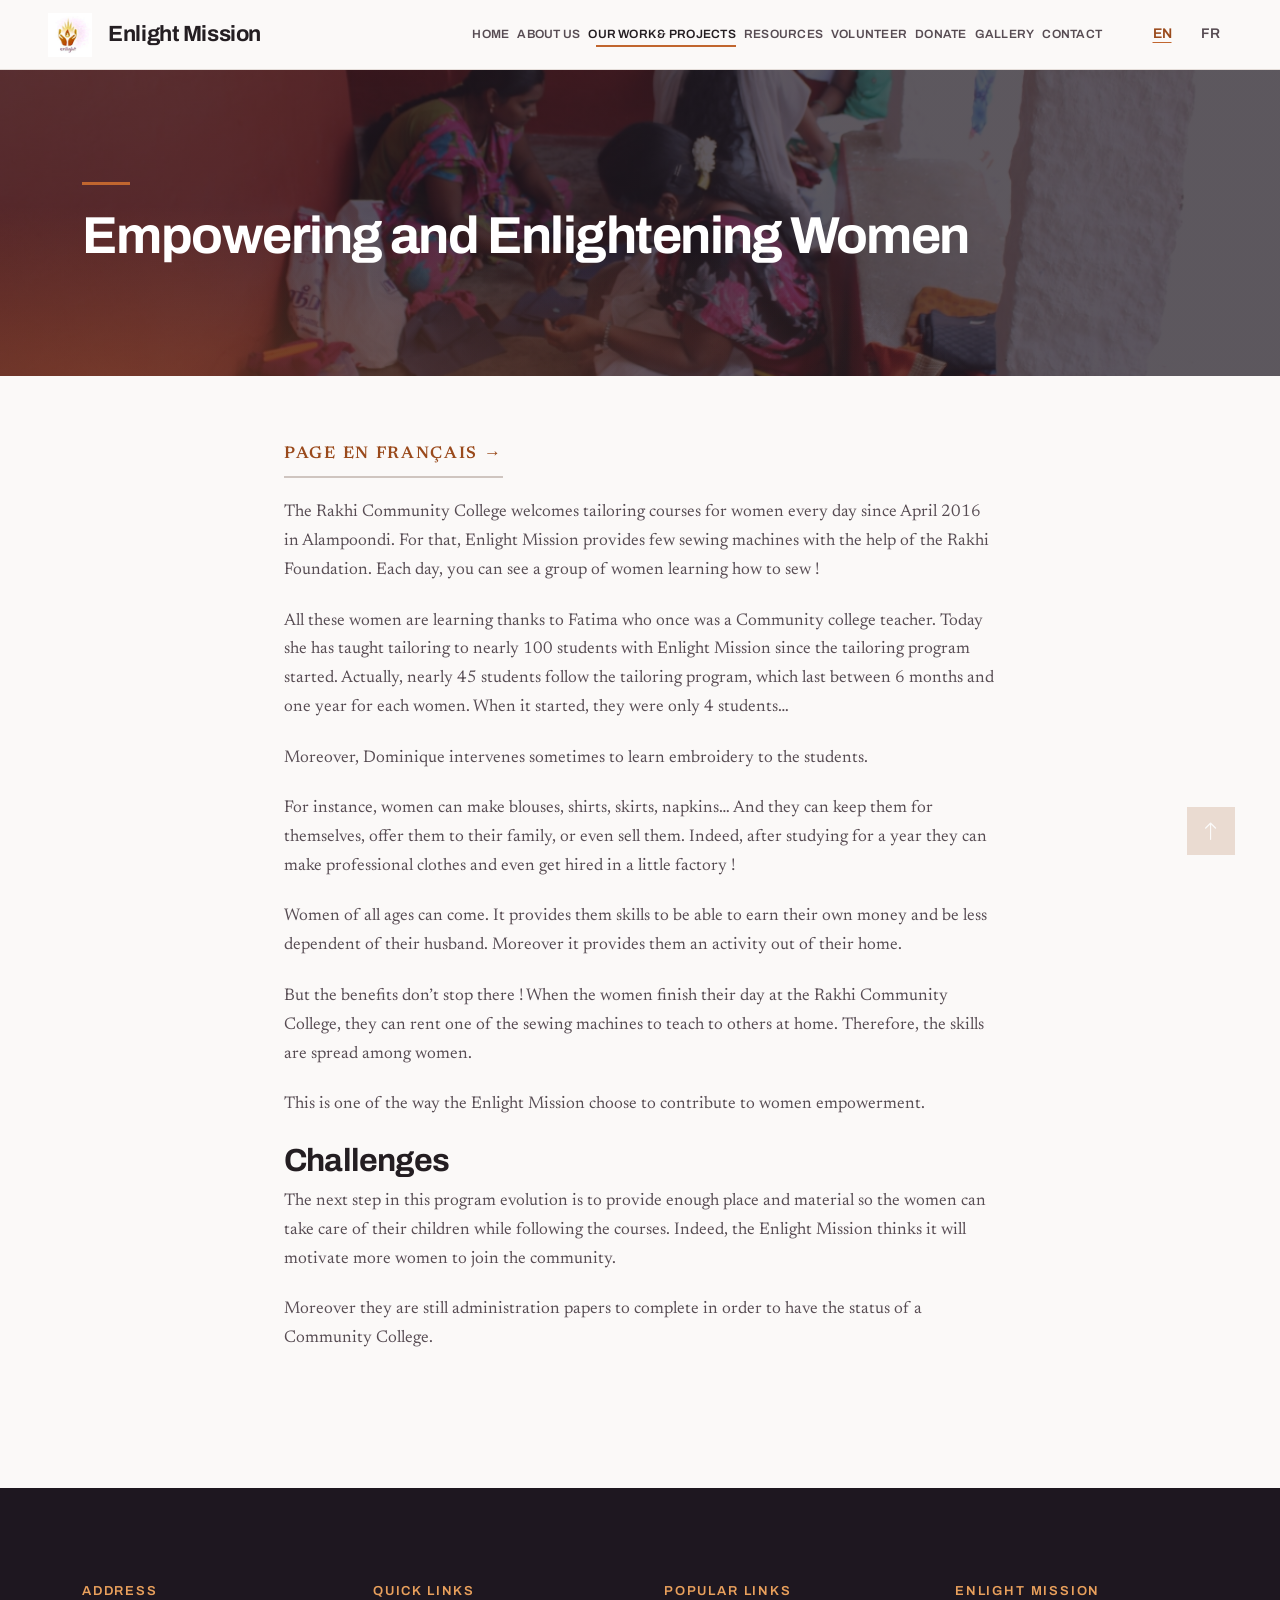
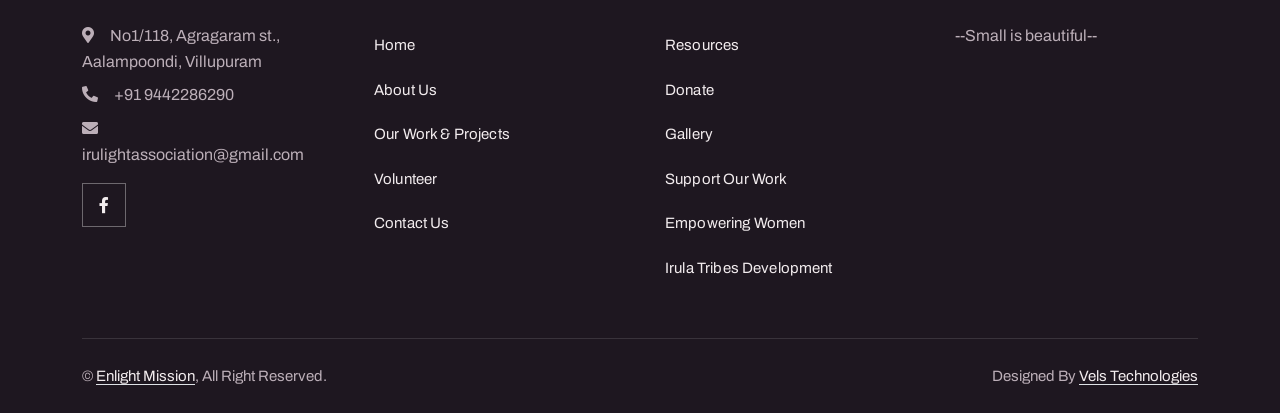
<file: empowering-women.html>
<!DOCTYPE html>
<html lang="en">

<head>
  <meta charset="utf-8" />
  <title>Empowering and Enlightening Women &ndash; Enlight Mission</title>
  <link rel="icon" href="img/logo.jpeg" type="image">
  <meta content="width=device-width, initial-scale=1.0" name="viewport" />
  <meta content="Enlight Mission, Irulight, NGO, Tamil Nadu, Irula, tribal development, women empowerment, Villupuram" name="keywords" />
  <meta content="Tailoring courses at the Rakhi Community College in Alampoondi, giving women the skills to earn their own income." name="description" />

  <!-- Link previews (Facebook, WhatsApp, LinkedIn).
       og:image must be an absolute URL once the site has a domain:
       prefix these paths with https://your-domain/ -->
  <meta property="og:type" content="website" />
  <meta property="og:site_name" content="Enlight Mission" />
  <meta property="og:title" content="Empowering and Enlightening Women &ndash; Enlight Mission" />
  <meta property="og:description" content="Tailoring courses at the Rakhi Community College in Alampoondi, giving women the skills to earn their own income." />
  <meta property="og:image" content="img/thumb/gal2.JPG" />
  <meta property="og:url" content="empowering-women.html" />
  <meta property="og:locale" content="en_GB" />
  <meta name="twitter:card" content="summary_large_image" />
  <link rel="alternate" hreflang="fr" href="empowering-women-fr.html" />
  <link rel="alternate" hreflang="en" href="empowering-women.html" />

  <!-- Favicon -->
  <!-- <link href="img/favicon.ico" rel="icon" /> -->

  <!-- Google Web Fonts -->
  <link rel="preconnect" href="https://fonts.googleapis.com" />
  <link rel="preconnect" href="https://fonts.gstatic.com" crossorigin />
  <link
    href="https://fonts.googleapis.com/css2?family=Open+Sans:wght@400;500&family=Quicksand:wght@600;700&display=swap"
    rel="stylesheet" />
  <link
    href="https://fonts.googleapis.com/css2?family=Archivo:wght@500;600;700&family=Newsreader:ital,opsz,wght@0,6..72,400;0,6..72,500;1,6..72,400&display=swap"
    rel="stylesheet" />

  <!-- Icon Font Stylesheet -->
  <link href="https://cdnjs.cloudflare.com/ajax/libs/font-awesome/5.10.0/css/all.min.css" rel="stylesheet" />
  <link href="https://cdn.jsdelivr.net/npm/bootstrap-icons@1.4.1/font/bootstrap-icons.css" rel="stylesheet" />

  <!-- Libraries Stylesheet -->
  <link href="lib/animate/animate.min.css" rel="stylesheet" />
  <link href="lib/lightbox/css/lightbox.min.css" rel="stylesheet" />
  <link href="lib/owlcarousel/assets/owl.carousel.min.css" rel="stylesheet" />

  <!-- Customized Bootstrap Stylesheet -->
  <link href="css/bootstrap.min.css" rel="stylesheet" />

  <!-- Template Stylesheet -->
  <link href="css/style.css" rel="stylesheet" />

  <!-- Redesign layer. Loads last; remove this one line to revert. -->
  <link href="css/design.css" rel="stylesheet" />

  <!-- If scripts fail, don't leave the loading overlay covering the page -->
  <noscript>
    <style>#spinner { display: none !important; }</style>
  </noscript>
</head>

<body>
  <!-- Spinner Start -->
  <div id="spinner"
    class="show bg-white position-fixed translate-middle w-100 vh-100 top-50 start-50 d-flex align-items-center justify-content-center">
    <div class="spinner-border text-primary" style="width: 3rem; height: 3rem" role="status">
      <span class="sr-only">Loading...</span>
    </div>
  </div>
  <!-- Spinner End -->

  <script>
    // Clear the loading overlay without waiting for jQuery. If a CDN script
    // fails, main.js never runs and the overlay would otherwise cover the page.
    (function () {
      function clear() {
        var s = document.getElementById('spinner');
        if (s) { s.className = s.className.replace(/\bshow\b/, ''); }
      }
      document.addEventListener('DOMContentLoaded', clear);
      window.addEventListener('load', clear);
      setTimeout(clear, 3000);
    })();
  </script>



  <!-- Navbar Start -->
  <nav class="navbar navbar-expand-xl bg-white navbar-light sticky-top py-xl-0 px-4 px-xl-5 wow fadeIn"
    data-wow-delay="0.1s">
    <a href="index.html" class="navbar-brand p-0">
      <img class="img-fluid me-3" src="img/logo.jpeg" alt="Enlight Mission logo" />
      <span class="navbar-title m-0">Enlight Mission</span>
    </a>
    <button type="button" class="navbar-toggler" data-bs-toggle="collapse" data-bs-target="#navbarCollapse">
      <span class="navbar-toggler-icon"></span>
    </button>
    <div class="collapse navbar-collapse py-4 py-xl-0" id="navbarCollapse">
      <div class="navbar-nav ms-auto">
        <a href="index.html" class="nav-item nav-link">Home</a>
        <a href="about.html" class="nav-item nav-link">About Us</a>
        <div class="nav-item dropdown">
          <a href="projects.html" class="nav-link dropdown-toggle active" data-bs-toggle="dropdown">Our Work &amp; Projects</a>
          <div class="dropdown-menu rounded-0 rounded-bottom m-0">
            <a href="projects.html" class="dropdown-item">All Projects</a>
            <a href="empowering-women.html" class="dropdown-item">Empowering and Enlightening Women</a>
            <a href="irula-tribes-development.html" class="dropdown-item">Irula Tribes Development</a>
          </div>
        </div>
        <a href="resources.html" class="nav-item nav-link">Resources</a>
        <a href="volunteers.html" class="nav-item nav-link">Volunteer</a>
        <a href="donate.html" class="nav-item nav-link">Donate</a>
        <a href="gallery.html" class="nav-item nav-link">Gallery</a>
        <a href="contact.html" class="nav-item nav-link">Contact</a>
        <div class="lang-toggle" role="group" aria-label="Language">
          <span class="is-current" aria-current="true" lang="en">EN</span>
          <a href="empowering-women-fr.html" lang="fr">FR</a>
        </div>
      </div>
    </div>
  </nav>
  <!-- Navbar End -->

  <!-- Header Start -->
  <div class="container-fluid header-bg1 py-5 mb-5 wow fadeIn" data-wow-delay="0.1s">
    <div class="container py-5">
      <h1 class="display-4 text-white mb-3 animated slideInDown">
        Empowering and Enlightening Women
      </h1>

    </div>
  </div>

  <!-- Header End -->

  <!-- Page Content Start -->
  <div class="container-xxl py-5">
    <div class="container">
      <div class="row justify-content-center wow fadeInUp" data-wow-delay="0.1s">
        <div class="col-12 col-lg-10 page-content">
          <p class="lang-switch"><span class="text-primary me-2">#</span><a href="empowering-women-fr.html">Page en français</a></p>
          <p>
            The Rakhi Community College welcomes tailoring courses for women every day since April 2016 in Alampoondi.
            For that, Enlight Mission provides few sewing machines with the help of the Rakhi Foundation. Each day, you
            can see a group of women learning how to sew !
          </p>
          <p>
            All these women are learning thanks to Fatima who once was a Community college teacher. Today she has
            taught tailoring to nearly 100 students with Enlight Mission since the tailoring program started. Actually,
            nearly 45 students follow the tailoring program, which last between 6 months and one year for each women.
            When it started, they were only 4 students…
          </p>
          <p>
            Moreover, Dominique intervenes sometimes to learn embroidery to the students.
          </p>
          <p>
            For instance, women can make blouses, shirts, skirts, napkins… And they can keep them for themselves,
            offer them to their family, or even sell them. Indeed, after studying for a year they can make professional
            clothes and even get hired in a little factory !
          </p>
          <p>
            Women of all ages can come. It provides them skills to be able to earn their own money and be less
            dependent of their husband. Moreover it provides them an activity out of their home.
          </p>
          <p>
            But the benefits don’t stop there ! When the women finish their day at the Rakhi Community College,
            they can rent one of the sewing machines to teach to others at home. Therefore, the skills are spread among
            women.
          </p>
          <p>
            This is one of the way the Enlight Mission choose to contribute to women empowerment.
          </p>

          <h2>Challenges</h2>
          <p>
            The next step in this program evolution is to provide enough place and material so the women can take
            care of their children while following the courses. Indeed, the Enlight Mission thinks it will motivate more
            women to join the community.
          </p>
          <p>
            Moreover they are still administration papers to complete in order to have the status of a Community
            College.
          </p>
        </div>
      </div>
    </div>
  </div>
  <!-- Page Content End -->

  <!-- Footer Start -->
  <div class="container-fluid footer bg-dark text-light footer mt-5 pt-5 wow fadeIn" data-wow-delay="0.1s">
    <div class="container py-5">
      <div class="row g-5">
        <div class="col-lg-3 col-md-6">
          <h2 class="h5 text-light mb-4">Address</h2>
          <p class="mb-2">
            <i class="fa fa-map-marker-alt me-3"></i>No1/118, Agragaram st., Aalampoondi, Villupuram
          </p>
          <p class="mb-2">
            <i class="fa fa-phone-alt me-3"></i>+91 9442286290
          </p>
          <p class="mb-2">
            <i class="fa fa-envelope me-3"></i>irulightassociation@gmail.com
          </p>
          <div class="d-flex pt-2">
            <a class="btn btn-outline-light btn-social" href="https://www.facebook.com/irulightassociation"
              target="_blank" rel="noopener" aria-label="Enlight Mission on Facebook"><i class="fab fa-facebook-f"></i></a>
          </div>
        </div>
        <div class="col-lg-3 col-md-6">
          <h2 class="h5 text-light mb-4">Quick Links</h2>
          <a class="btn btn-link" href="index.html">Home</a>
          <a class="btn btn-link" href="about.html">About Us</a>
          <a class="btn btn-link" href="projects.html">Our Work &amp; Projects</a>
          <a class="btn btn-link" href="volunteers.html">Volunteer</a>
          <a class="btn btn-link" href="contact.html">Contact Us</a>
        </div>
        <div class="col-lg-3 col-md-6">
          <h2 class="h5 text-light mb-4">Popular Links</h2>
          <a class="btn btn-link" href="resources.html">Resources</a>
          <a class="btn btn-link" href="donate.html">Donate</a>
          <a class="btn btn-link" href="gallery.html">Gallery</a>
          <a class="btn btn-link" href="donate.html">Support our work</a>
          <a class="btn btn-link" href="empowering-women.html">Empowering Women</a>
          <a class="btn btn-link" href="irula-tribes-development.html">Irula Tribes Development</a>
        </div>
        <div class="col-lg-3 col-md-6">
          <h2 class="h5 text-light mb-4">Enlight Mission</h2>
          <p>--Small is beautiful--</p>
        </div>
      </div>
    </div>
    <div class="container">
      <div class="copyright">
        <div class="row">
          <div class="col-md-6 text-center text-md-start mb-3 mb-md-0">
            &copy; <a class="border-bottom" href="index.html">Enlight Mission</a>, All
            Right Reserved.
          </div>
          <div class="col-md-6 text-center text-md-end">
            Designed By
            <a class="border-bottom" href="https://velstechnologies.in" target="_blank" rel="noopener">Vels Technologies</a>
          </div>
        </div>
      </div>
    </div>
  </div>
  <!-- Footer End -->

  <!-- Back to Top -->
        <a href="#" class="btn btn-lg btn-primary btn-lg-square back-to-top"><i class="bi bi-arrow-up"></i></a>

        <!-- JavaScript Libraries -->
        <script src="https://code.jquery.com/jquery-3.4.1.min.js"></script>
        <script src="https://cdn.jsdelivr.net/npm/bootstrap@5.0.0/dist/js/bootstrap.bundle.min.js"></script>
        <script src="lib/wow/wow.min.js"></script>
        <script src="lib/easing/easing.min.js"></script>
        <script src="lib/owlcarousel/owl.carousel.min.js"></script>
        <script src="lib/lightbox/js/lightbox.min.js"></script>

        <!-- Template Javascript -->
        <script src="js/main.js"></script>
</body>

</html>
</file>
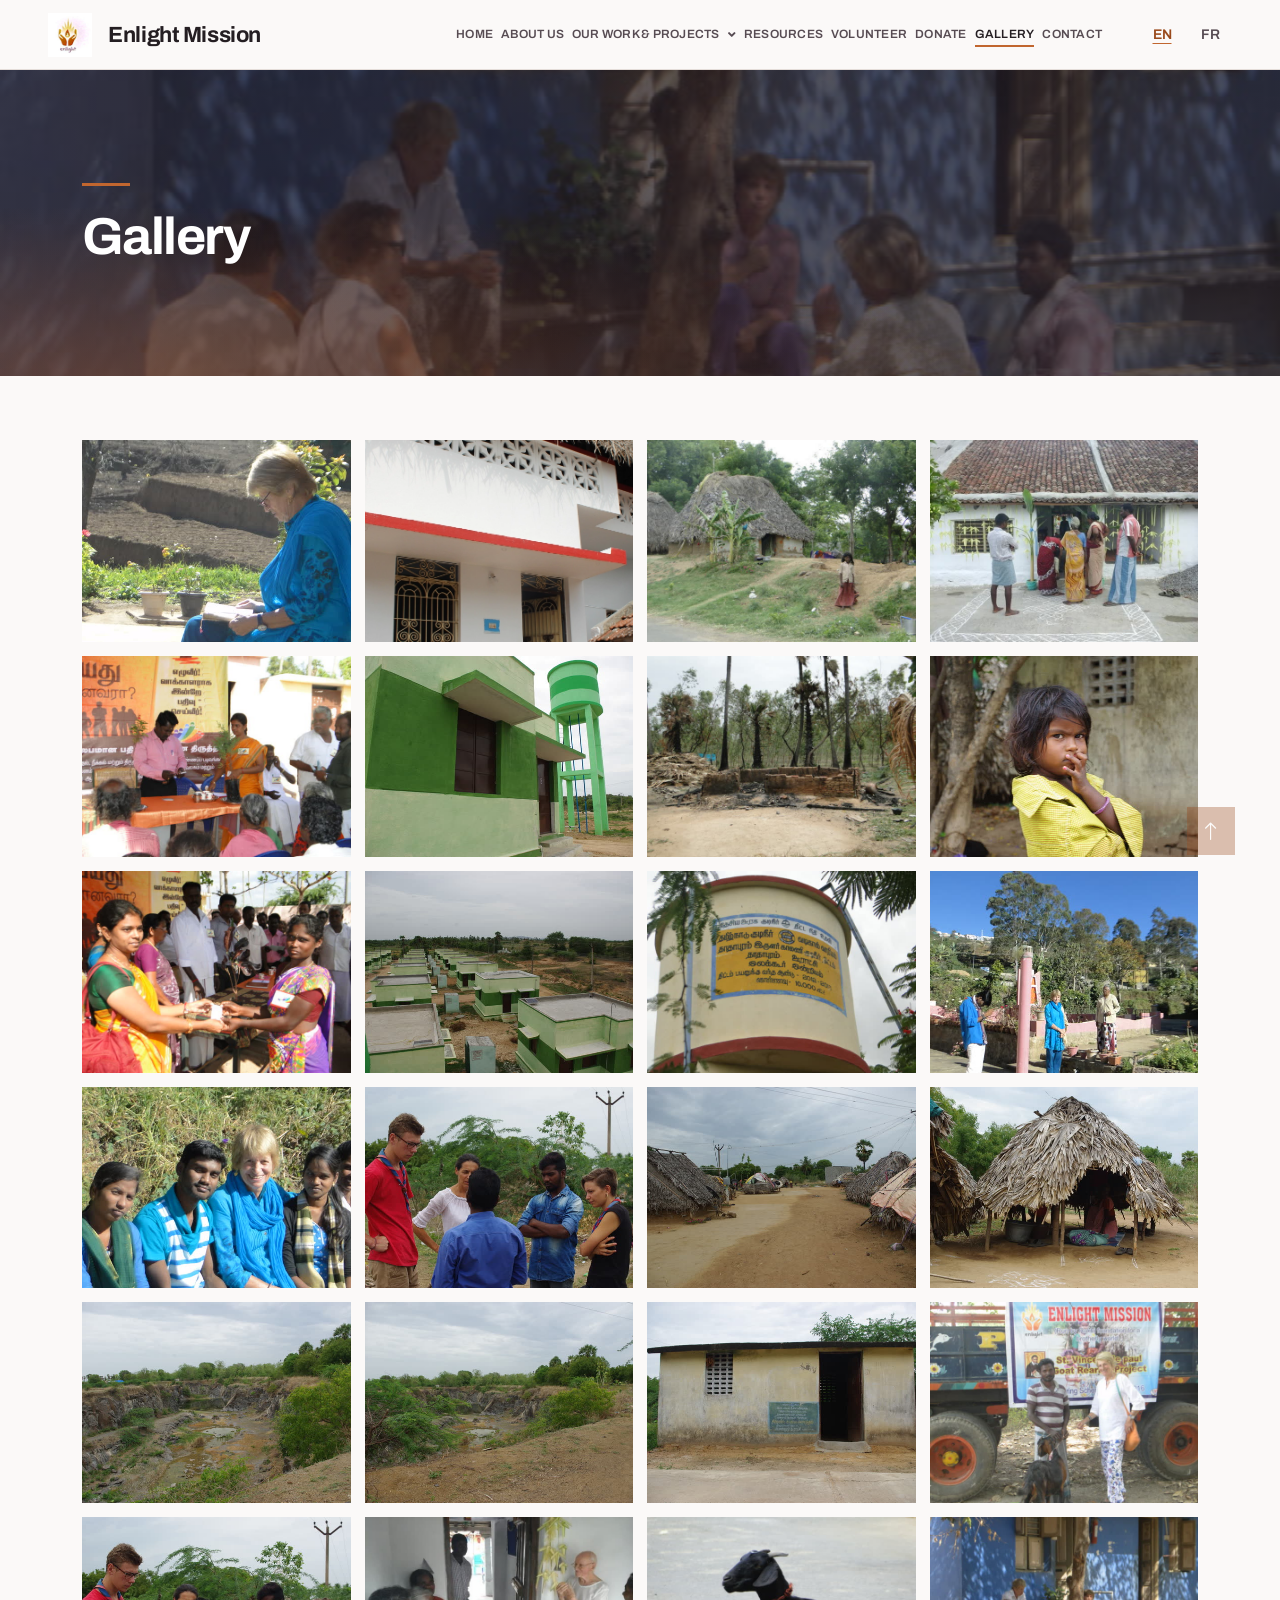
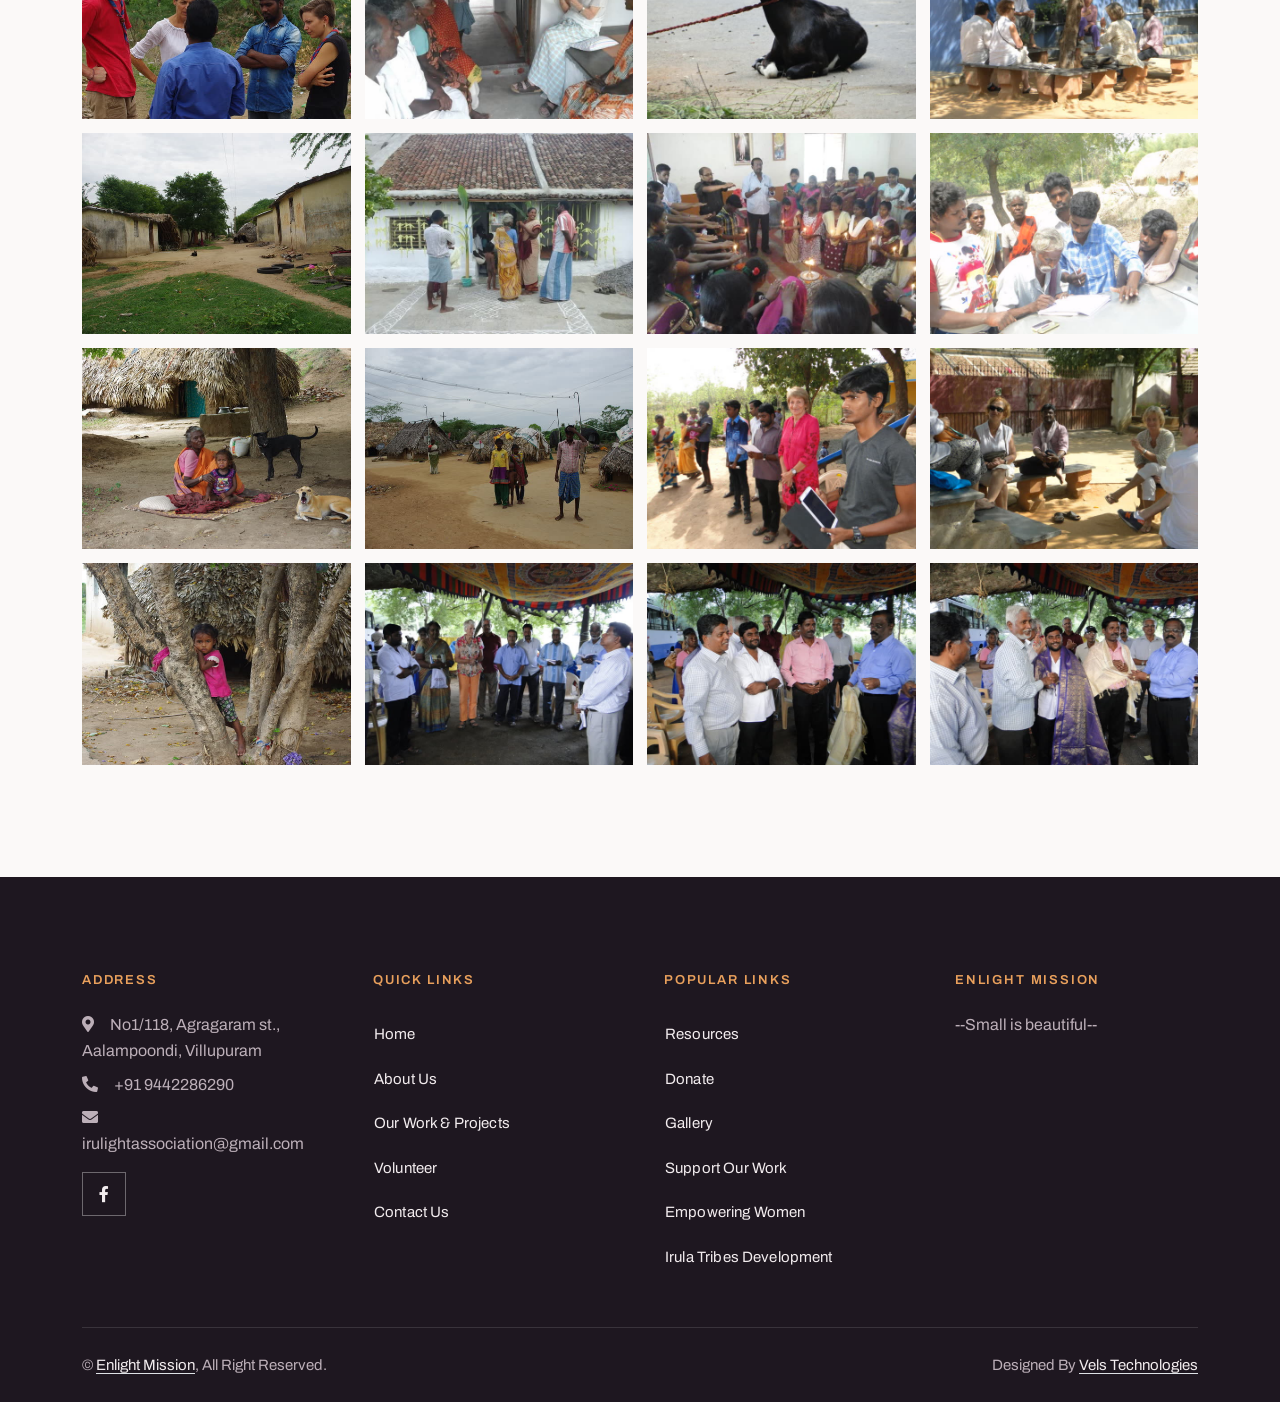
<file: gallery.html>
<!DOCTYPE html>
<html lang="en">

<head>
  <meta charset="utf-8" />
  <title>Gallery &ndash; Enlight Mission</title>
  <link rel="icon" href="img/logo.jpeg" type="image">
  <meta content="width=device-width, initial-scale=1.0" name="viewport" />
  <meta content="Enlight Mission, Irulight, NGO, Tamil Nadu, Irula, tribal development, women empowerment, Villupuram" name="keywords" />
  <meta content="Photographs of Enlight Mission’s work with Irula communities in Villupuram district, Tamil Nadu." name="description" />

  <!-- Link previews (Facebook, WhatsApp, LinkedIn).
       og:image must be an absolute URL once the site has a domain:
       prefix these paths with https://your-domain/ -->
  <meta property="og:type" content="website" />
  <meta property="og:site_name" content="Enlight Mission" />
  <meta property="og:title" content="Gallery &ndash; Enlight Mission" />
  <meta property="og:description" content="Photographs of Enlight Mission’s work with Irula communities in Villupuram district, Tamil Nadu." />
  <meta property="og:image" content="img/thumb/gal3.JPG" />
  <meta property="og:url" content="gallery.html" />
  <meta property="og:locale" content="en_GB" />
  <meta name="twitter:card" content="summary_large_image" />

  <!-- Favicon -->
  <!-- <link href="img/favicon.ico" rel="icon" /> -->

  <!-- Google Web Fonts -->
  <link rel="preconnect" href="https://fonts.googleapis.com" />
  <link rel="preconnect" href="https://fonts.gstatic.com" crossorigin />
  <link
    href="https://fonts.googleapis.com/css2?family=Open+Sans:wght@400;500&family=Quicksand:wght@600;700&display=swap"
    rel="stylesheet" />
  <link
    href="https://fonts.googleapis.com/css2?family=Archivo:wght@500;600;700&family=Newsreader:ital,opsz,wght@0,6..72,400;0,6..72,500;1,6..72,400&display=swap"
    rel="stylesheet" />

  <!-- Icon Font Stylesheet -->
  <link href="https://cdnjs.cloudflare.com/ajax/libs/font-awesome/5.10.0/css/all.min.css" rel="stylesheet" />
  <link href="https://cdn.jsdelivr.net/npm/bootstrap-icons@1.4.1/font/bootstrap-icons.css" rel="stylesheet" />

  <!-- Libraries Stylesheet -->
  <link href="lib/animate/animate.min.css" rel="stylesheet" />
  <link href="lib/lightbox/css/lightbox.min.css" rel="stylesheet" />
  <link href="lib/owlcarousel/assets/owl.carousel.min.css" rel="stylesheet" />

  <!-- Customized Bootstrap Stylesheet -->
  <link href="css/bootstrap.min.css" rel="stylesheet" />

  <!-- Template Stylesheet -->
  <link href="css/style.css" rel="stylesheet" />

  <!-- Redesign layer. Loads last; remove this one line to revert. -->
  <link href="css/design.css" rel="stylesheet" />

  <!-- If scripts fail, don't leave the loading overlay covering the page -->
  <noscript>
    <style>#spinner { display: none !important; }</style>
  </noscript>
</head>

<body>
  <!-- Spinner Start -->
  <div id="spinner"
    class="show bg-white position-fixed translate-middle w-100 vh-100 top-50 start-50 d-flex align-items-center justify-content-center">
    <div class="spinner-border text-primary" style="width: 3rem; height: 3rem" role="status">
      <span class="sr-only">Loading...</span>
    </div>
  </div>
  <!-- Spinner End -->

  <script>
    // Clear the loading overlay without waiting for jQuery. If a CDN script
    // fails, main.js never runs and the overlay would otherwise cover the page.
    (function () {
      function clear() {
        var s = document.getElementById('spinner');
        if (s) { s.className = s.className.replace(/\bshow\b/, ''); }
      }
      document.addEventListener('DOMContentLoaded', clear);
      window.addEventListener('load', clear);
      setTimeout(clear, 3000);
    })();
  </script>



  <!-- Navbar Start -->
  <nav class="navbar navbar-expand-xl bg-white navbar-light sticky-top py-xl-0 px-4 px-xl-5 wow fadeIn"
    data-wow-delay="0.1s">
    <a href="index.html" class="navbar-brand p-0">
      <img class="img-fluid me-3" src="img/logo.jpeg" alt="Enlight Mission logo" />
      <span class="navbar-title m-0">Enlight Mission</span>
    </a>
    <button type="button" class="navbar-toggler" data-bs-toggle="collapse" data-bs-target="#navbarCollapse">
      <span class="navbar-toggler-icon"></span>
    </button>
    <div class="collapse navbar-collapse py-4 py-xl-0" id="navbarCollapse">
      <div class="navbar-nav ms-auto">
        <a href="index.html" class="nav-item nav-link">Home</a>
        <a href="about.html" class="nav-item nav-link">About Us</a>
        <div class="nav-item dropdown">
          <a href="projects.html" class="nav-link dropdown-toggle" data-bs-toggle="dropdown">Our Work &amp; Projects</a>
          <div class="dropdown-menu rounded-0 rounded-bottom m-0">
            <a href="projects.html" class="dropdown-item">All Projects</a>
            <a href="empowering-women.html" class="dropdown-item">Empowering and Enlightening Women</a>
            <a href="irula-tribes-development.html" class="dropdown-item">Irula Tribes Development</a>
          </div>
        </div>
        <a href="resources.html" class="nav-item nav-link">Resources</a>
        <a href="volunteers.html" class="nav-item nav-link">Volunteer</a>
        <a href="donate.html" class="nav-item nav-link">Donate</a>
        <a href="gallery.html" class="nav-item nav-link active">Gallery</a>
        <a href="contact.html" class="nav-item nav-link">Contact</a>
        <div class="lang-toggle" role="group" aria-label="Language">
          <span class="is-current" aria-current="true" lang="en">EN</span>
          <a href="about-fr.html" lang="fr">FR</a>
        </div>
      </div>
    </div>
  </nav>
  <!-- Navbar End -->

  <!-- Page Header Start -->
  <div class="container-fluid header-bg6 py-5 mb-5 wow fadeIn" data-wow-delay="0.1s">
    <div class="container py-5">
      <h1 class="display-4 text-white mb-3 animated slideInDown">
        Gallery
      </h1>
    </div>
  </div>

  <!-- Photo Grid Start -->
  <div class="container-xxl py-5">
    <div class="container">
      <div class="gallery-grid wow fadeInUp" data-wow-delay="0.1s">
        <a href="img/gal0.JPG" data-lightbox="gallery" data-title="Enlight Mission photo 1">
          <img src="img/thumb/gal0.JPG" alt="Enlight Mission photo 1" loading="lazy">
        </a>
        <a href="img/about1st.png" data-lightbox="gallery" data-title="Enlight Mission photo 2">
          <img src="img/about1st.png" alt="Enlight Mission photo 2" loading="lazy">
        </a>
        <a href="img/grid5.JPG" data-lightbox="gallery" data-title="Enlight Mission photo 3">
          <img src="img/thumb/grid5.JPG" alt="Enlight Mission photo 3" loading="lazy">
        </a>
        <a href="img/grid16.jpg" data-lightbox="gallery" data-title="Enlight Mission photo 4">
          <img src="img/thumb/grid16.jpg" alt="Enlight Mission photo 4" loading="lazy">
        </a>
        <a href="img/gal1.JPG" data-lightbox="gallery" data-title="Enlight Mission photo 5">
          <img src="img/thumb/gal1.JPG" alt="Enlight Mission photo 5" loading="lazy">
        </a>
        <a href="img/house4.JPG" data-lightbox="gallery" data-title="Enlight Mission photo 6">
          <img src="img/thumb/house4.JPG" alt="Enlight Mission photo 6" loading="lazy">
        </a>
        <a href="img/grid6.JPG" data-lightbox="gallery" data-title="Enlight Mission photo 7">
          <img src="img/thumb/grid6.JPG" alt="Enlight Mission photo 7" loading="lazy">
        </a>
        <a href="img/grid13.JPG" data-lightbox="gallery" data-title="Enlight Mission photo 8">
          <img src="img/thumb/grid13.JPG" alt="Enlight Mission photo 8" loading="lazy">
        </a>
        <a href="img/gal2.JPG" data-lightbox="gallery" data-title="Enlight Mission photo 9">
          <img src="img/thumb/gal2.JPG" alt="Enlight Mission photo 9" loading="lazy">
        </a>
        <a href="img/house2.JPG" data-lightbox="gallery" data-title="Enlight Mission photo 10">
          <img src="img/thumb/house2.JPG" alt="Enlight Mission photo 10" loading="lazy">
        </a>
        <a href="img/grid7.JPG" data-lightbox="gallery" data-title="Enlight Mission photo 11">
          <img src="img/thumb/grid7.JPG" alt="Enlight Mission photo 11" loading="lazy">
        </a>
        <a href="img/grid14.JPG" data-lightbox="gallery" data-title="Enlight Mission photo 12">
          <img src="img/thumb/grid14.JPG" alt="Enlight Mission photo 12" loading="lazy">
        </a>
        <a href="img/gal3.JPG" data-lightbox="gallery" data-title="Enlight Mission photo 13">
          <img src="img/thumb/gal3.JPG" alt="Enlight Mission photo 13" loading="lazy">
        </a>
        <a href="img/grid1.JPG" data-lightbox="gallery" data-title="Enlight Mission photo 14">
          <img src="img/thumb/grid1.JPG" alt="Enlight Mission photo 14" loading="lazy">
        </a>
        <a href="img/grid8.JPG" data-lightbox="gallery" data-title="Enlight Mission photo 15">
          <img src="img/thumb/grid8.JPG" alt="Enlight Mission photo 15" loading="lazy">
        </a>
        <a href="img/grid17.JPG" data-lightbox="gallery" data-title="Enlight Mission photo 16">
          <img src="img/thumb/grid17.JPG" alt="Enlight Mission photo 16" loading="lazy">
        </a>
        <a href="img/gal4.JPG" data-lightbox="gallery" data-title="Enlight Mission photo 17">
          <img src="img/thumb/gal4.JPG" alt="Enlight Mission photo 17" loading="lazy">
        </a>
        <a href="img/grid2.JPG" data-lightbox="gallery" data-title="Enlight Mission photo 18">
          <img src="img/thumb/grid2.JPG" alt="Enlight Mission photo 18" loading="lazy">
        </a>
        <a href="img/grid9.JPG" data-lightbox="gallery" data-title="Enlight Mission photo 19">
          <img src="img/thumb/grid9.JPG" alt="Enlight Mission photo 19" loading="lazy">
        </a>
        <a href="img/goat7.JPG" data-lightbox="gallery" data-title="Enlight Mission photo 20">
          <img src="img/thumb/goat7.JPG" alt="Enlight Mission photo 20" loading="lazy">
        </a>
        <a href="img/gal5.JPG" data-lightbox="gallery" data-title="Enlight Mission photo 21">
          <img src="img/thumb/gal5.JPG" alt="Enlight Mission photo 21" loading="lazy">
        </a>
        <a href="img/grid3.jpg" data-lightbox="gallery" data-title="Enlight Mission photo 22">
          <img src="img/thumb/grid3.jpg" alt="Enlight Mission photo 22" loading="lazy">
        </a>
        <a href="img/grid10.JPG" data-lightbox="gallery" data-title="Enlight Mission photo 23">
          <img src="img/thumb/grid10.JPG" alt="Enlight Mission photo 23" loading="lazy">
        </a>
        <a href="img/house6.JPG" data-lightbox="gallery" data-title="Enlight Mission photo 24">
          <img src="img/thumb/house6.JPG" alt="Enlight Mission photo 24" loading="lazy">
        </a>
        <a href="img/gal6.JPG" data-lightbox="gallery" data-title="Enlight Mission photo 25">
          <img src="img/thumb/gal6.JPG" alt="Enlight Mission photo 25" loading="lazy">
        </a>
        <a href="img/grid4.jpg" data-lightbox="gallery" data-title="Enlight Mission photo 26">
          <img src="img/thumb/grid4.jpg" alt="Enlight Mission photo 26" loading="lazy">
        </a>
        <a href="img/grid11.jpg" data-lightbox="gallery" data-title="Enlight Mission photo 27">
          <img src="img/thumb/grid11.jpg" alt="Enlight Mission photo 27" loading="lazy">
        </a>
        <a href="img/goat4.JPG" data-lightbox="gallery" data-title="Enlight Mission photo 28">
          <img src="img/thumb/goat4.JPG" alt="Enlight Mission photo 28" loading="lazy">
        </a>
        <a href="img/gall1.JPG" data-lightbox="gallery" data-title="Enlight Mission photo 29">
          <img src="img/thumb/gall1.JPG" alt="Enlight Mission photo 29" loading="lazy">
        </a>
        <a href="img/gall3.JPG" data-lightbox="gallery" data-title="Enlight Mission photo 30">
          <img src="img/thumb/gall3.JPG" alt="Enlight Mission photo 30" loading="lazy">
        </a>
        <a href="img/gall4.JPG" data-lightbox="gallery" data-title="Enlight Mission photo 31">
          <img src="img/thumb/gall4.JPG" alt="Enlight Mission photo 31" loading="lazy">
        </a>
        <a href="img/gall5.JPG" data-lightbox="gallery" data-title="Enlight Mission photo 32">
          <img src="img/thumb/gall5.JPG" alt="Enlight Mission photo 32" loading="lazy">
        </a>
        <a href="img/gall2.JPG" data-lightbox="gallery" data-title="Enlight Mission photo 33">
          <img src="img/thumb/gall2.JPG" alt="Enlight Mission photo 33" loading="lazy">
        </a>
        <a href="img/gall6.JPG" data-lightbox="gallery" data-title="Enlight Mission photo 34">
          <img src="img/thumb/gall6.JPG" alt="Enlight Mission photo 34" loading="lazy">
        </a>
        <a href="img/gall7.JPG" data-lightbox="gallery" data-title="Enlight Mission photo 35">
          <img src="img/thumb/gall7.JPG" alt="Enlight Mission photo 35" loading="lazy">
        </a>
        <a href="img/gall8.JPG" data-lightbox="gallery" data-title="Enlight Mission photo 36">
          <img src="img/thumb/gall8.JPG" alt="Enlight Mission photo 36" loading="lazy">
        </a>
      </div>
    </div>
  </div>
  <!-- Photo Grid End -->

  <!-- Footer Start -->
  <div class="container-fluid footer bg-dark text-light footer mt-5 pt-5 wow fadeIn" data-wow-delay="0.1s">
    <div class="container py-5">
      <div class="row g-5">
        <div class="col-lg-3 col-md-6">
          <h2 class="h5 text-light mb-4">Address</h2>
          <p class="mb-2">
            <i class="fa fa-map-marker-alt me-3"></i>No1/118, Agragaram st., Aalampoondi, Villupuram
          </p>
          <p class="mb-2">
            <i class="fa fa-phone-alt me-3"></i>+91 9442286290
          </p>
          <p class="mb-2">
            <i class="fa fa-envelope me-3"></i>irulightassociation@gmail.com
          </p>
          <div class="d-flex pt-2">
            <a class="btn btn-outline-light btn-social" href="https://www.facebook.com/irulightassociation"
              target="_blank" rel="noopener" aria-label="Enlight Mission on Facebook"><i class="fab fa-facebook-f"></i></a>
          </div>
        </div>
        <div class="col-lg-3 col-md-6">
          <h2 class="h5 text-light mb-4">Quick Links</h2>
          <a class="btn btn-link" href="index.html">Home</a>
          <a class="btn btn-link" href="about.html">About Us</a>
          <a class="btn btn-link" href="projects.html">Our Work &amp; Projects</a>
          <a class="btn btn-link" href="volunteers.html">Volunteer</a>
          <a class="btn btn-link" href="contact.html">Contact Us</a>
        </div>
        <div class="col-lg-3 col-md-6">
          <h2 class="h5 text-light mb-4">Popular Links</h2>
          <a class="btn btn-link" href="resources.html">Resources</a>
          <a class="btn btn-link" href="donate.html">Donate</a>
          <a class="btn btn-link" href="gallery.html">Gallery</a>
          <a class="btn btn-link" href="donate.html">Support our work</a>
          <a class="btn btn-link" href="empowering-women.html">Empowering Women</a>
          <a class="btn btn-link" href="irula-tribes-development.html">Irula Tribes Development</a>
        </div>
        <div class="col-lg-3 col-md-6">
          <h2 class="h5 text-light mb-4">Enlight Mission</h2>
          <p>--Small is beautiful--</p>
        </div>
      </div>
    </div>
    <div class="container">
      <div class="copyright">
        <div class="row">
          <div class="col-md-6 text-center text-md-start mb-3 mb-md-0">
            &copy; <a class="border-bottom" href="index.html">Enlight Mission</a>, All
            Right Reserved.
          </div>
          <div class="col-md-6 text-center text-md-end">
            Designed By
            <a class="border-bottom" href="https://velstechnologies.in" target="_blank" rel="noopener">Vels Technologies</a>
          </div>
        </div>
      </div>
    </div>
  </div>
  <!-- Footer End -->

  <!-- Back to Top -->
            <a href="#" class="btn btn-lg btn-primary btn-lg-square back-to-top"><i class="bi bi-arrow-up"></i></a>

            <!-- JavaScript Libraries -->
            <script src="https://code.jquery.com/jquery-3.4.1.min.js"></script>
            <script src="https://cdn.jsdelivr.net/npm/bootstrap@5.0.0/dist/js/bootstrap.bundle.min.js"></script>
            <script src="lib/wow/wow.min.js"></script>
            <script src="lib/easing/easing.min.js"></script>
            <script src="lib/owlcarousel/owl.carousel.min.js"></script>
            <script src="lib/lightbox/js/lightbox.min.js"></script>

            <!-- Template Javascript -->
            <script src="js/main.js"></script>
          </body>

</html>
</file>
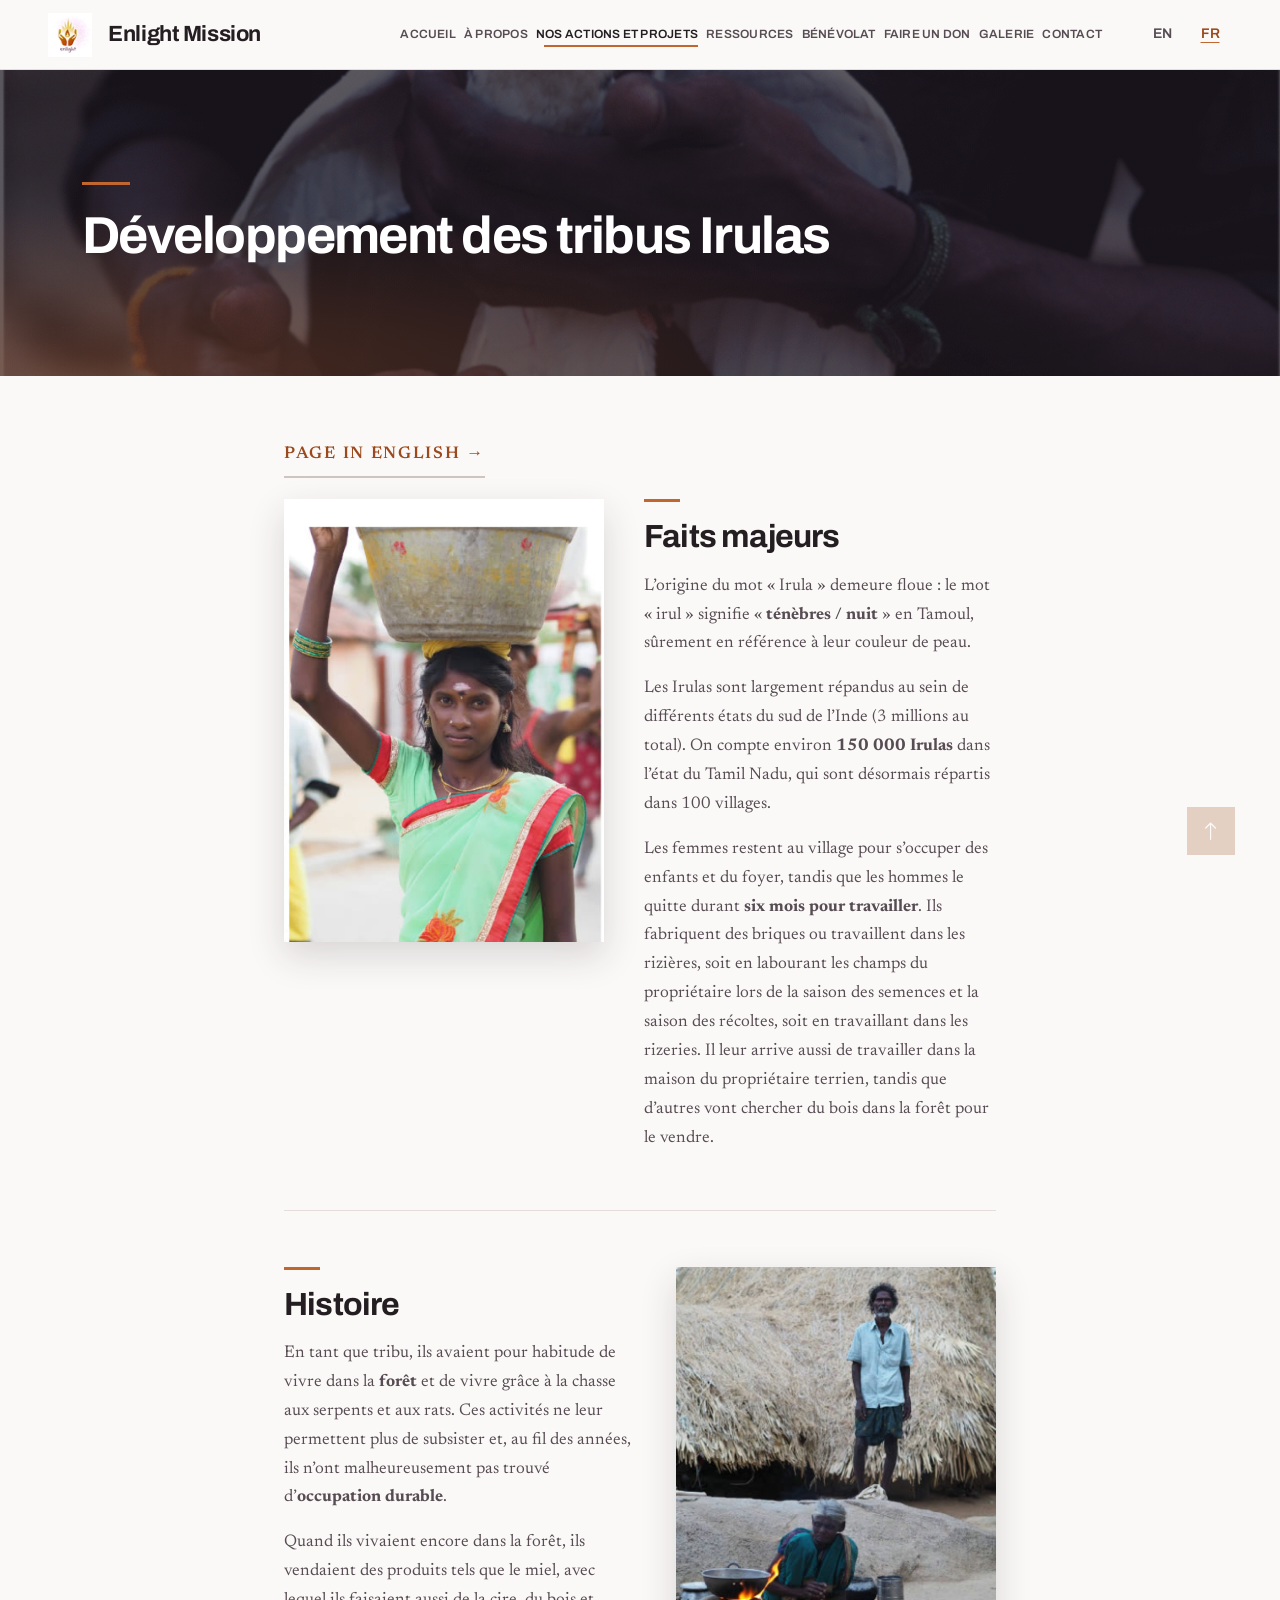
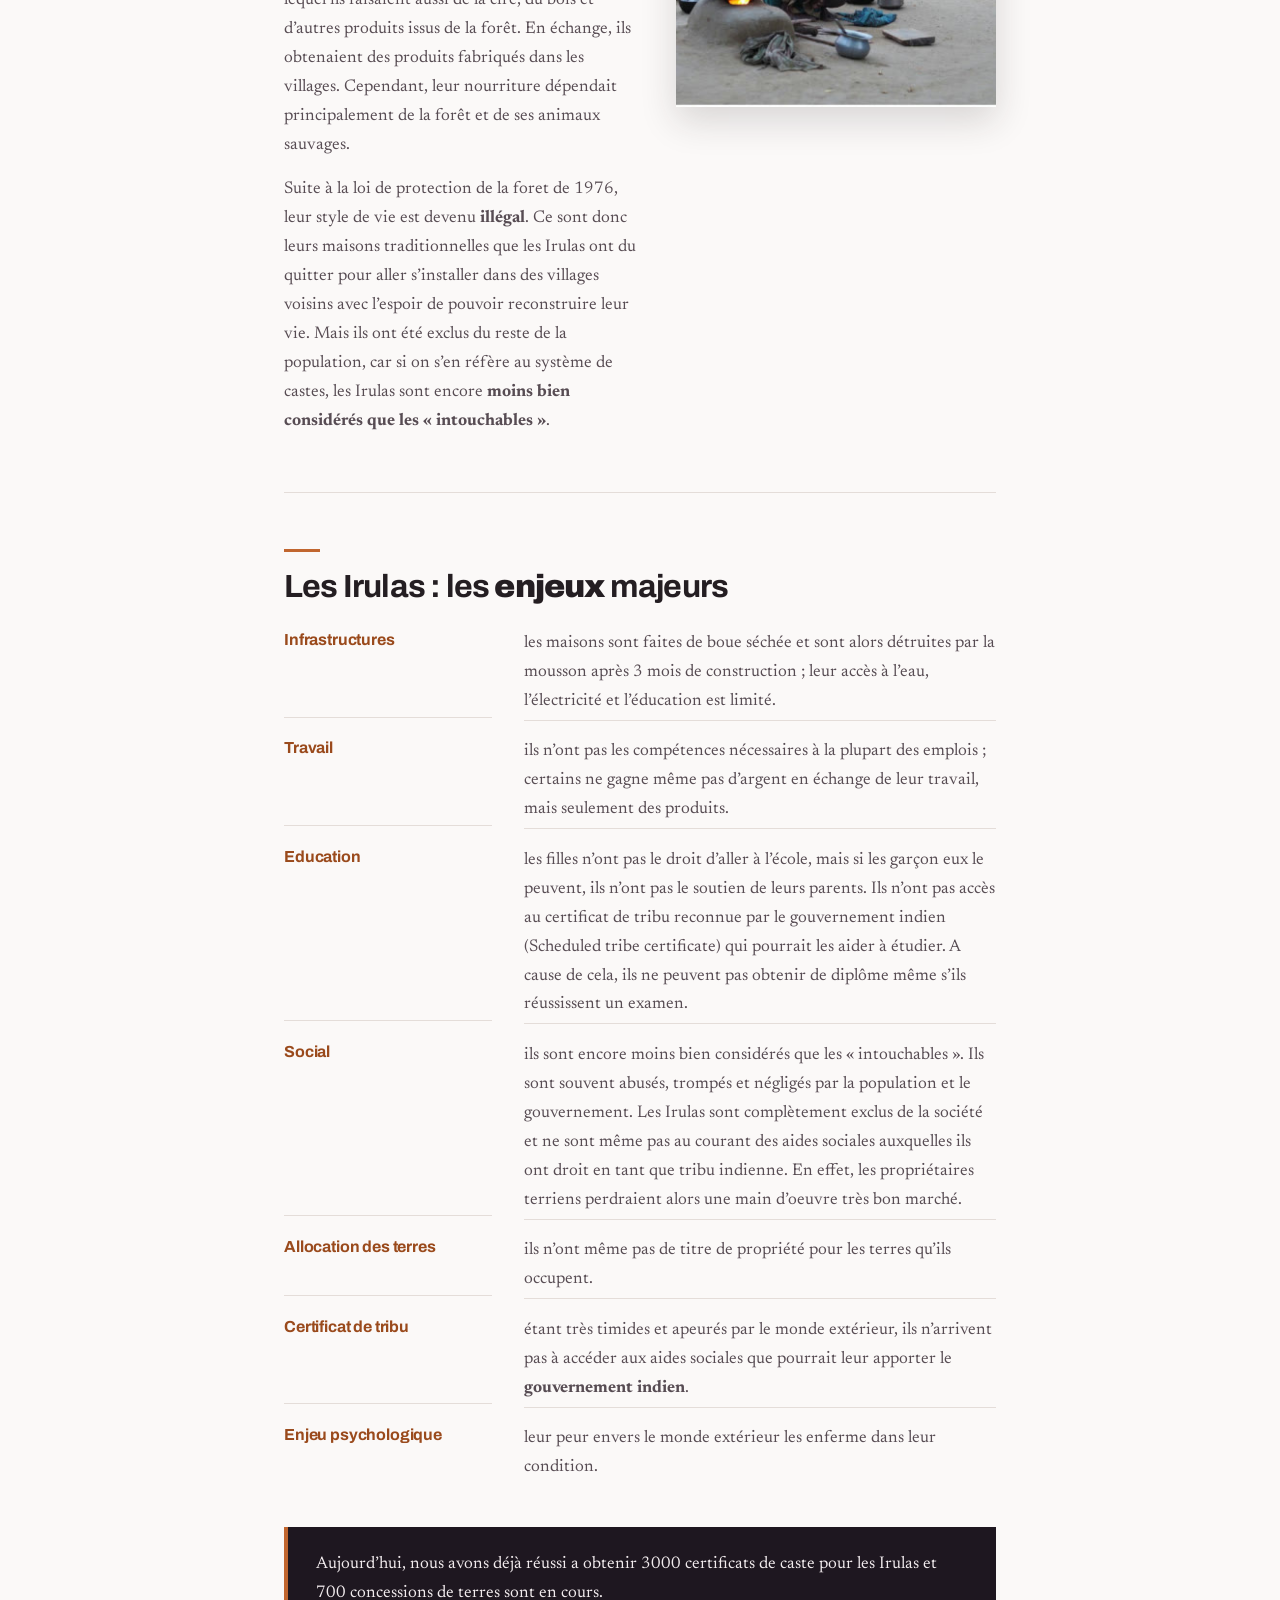
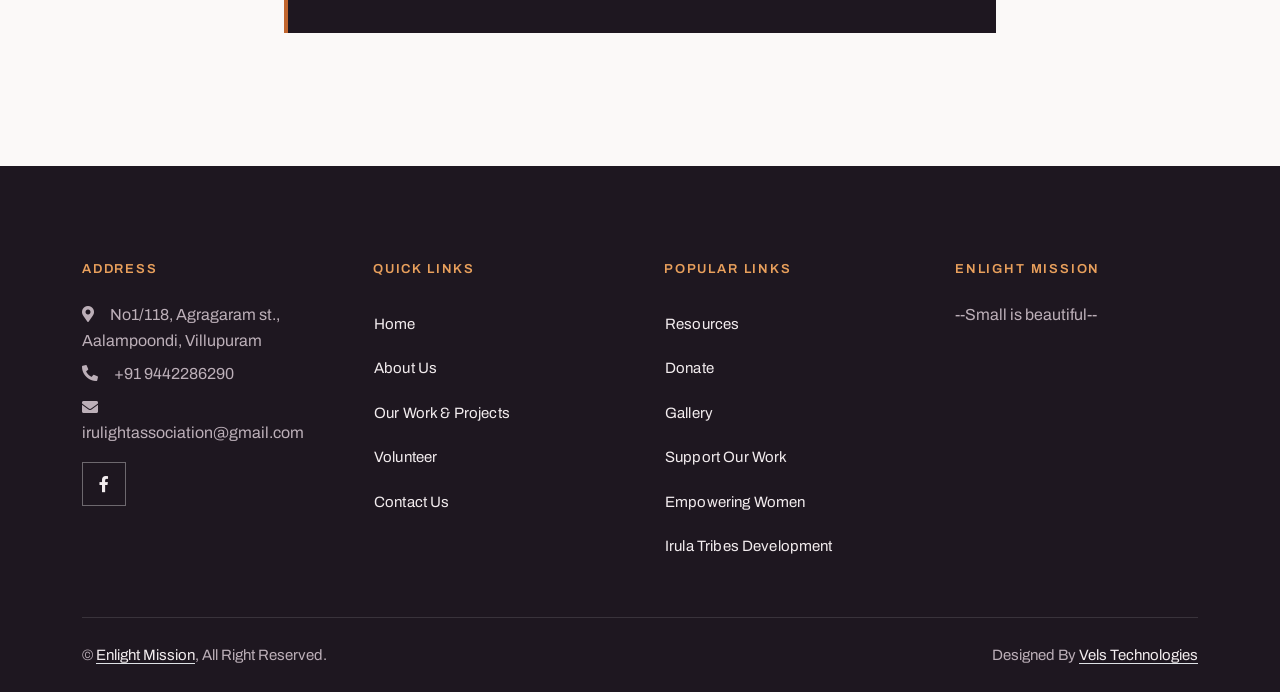
<file: irula-tribes-development-fr.html>
<!DOCTYPE html>
<html lang="fr">

<head>
  <meta charset="utf-8" />
  <title>Développement des tribus Irulas – Enlight Mission</title>
  <link rel="icon" href="img/logo.jpeg" type="image">
  <meta content="width=device-width, initial-scale=1.0" name="viewport" />
  <meta content="Enlight Mission, Irulight, NGO, Tamil Nadu, Irula, tribal development, women empowerment, Villupuram" name="keywords" />
  <meta content="Faits majeurs, histoire et enjeux des tribus Irulas du Tamil Nadu, et les certificats et concessions de terres qu’Enlight Mission les aide à obtenir." name="description" />

  <!-- Link previews (Facebook, WhatsApp, LinkedIn).
       og:image must be an absolute URL once the site has a domain:
       prefix these paths with https://your-domain/ -->
  <meta property="og:type" content="website" />
  <meta property="og:site_name" content="Enlight Mission" />
  <meta property="og:title" content="Développement des tribus Irulas – Enlight Mission" />
  <meta property="og:description" content="Faits majeurs, histoire et enjeux des tribus Irulas du Tamil Nadu, et les certificats et concessions de terres qu’Enlight Mission les aide à obtenir." />
  <meta property="og:image" content="img/irula-family.jpg" />
  <meta property="og:url" content="irula-tribes-development-fr.html" />
  <meta property="og:locale" content="fr_FR" />
  <meta name="twitter:card" content="summary_large_image" />
  <link rel="alternate" hreflang="en" href="irula-tribes-development.html" />
  <link rel="alternate" hreflang="fr" href="irula-tribes-development-fr.html" />

  <!-- Favicon -->
  <!-- <link href="img/favicon.ico" rel="icon" /> -->

  <!-- Google Web Fonts -->
  <link rel="preconnect" href="https://fonts.googleapis.com" />
  <link rel="preconnect" href="https://fonts.gstatic.com" crossorigin />
  <link
    href="https://fonts.googleapis.com/css2?family=Open+Sans:wght@400;500&family=Quicksand:wght@600;700&display=swap"
    rel="stylesheet" />
  <link
    href="https://fonts.googleapis.com/css2?family=Archivo:wght@500;600;700&family=Newsreader:ital,opsz,wght@0,6..72,400;0,6..72,500;1,6..72,400&display=swap"
    rel="stylesheet" />

  <!-- Icon Font Stylesheet -->
  <link href="https://cdnjs.cloudflare.com/ajax/libs/font-awesome/5.10.0/css/all.min.css" rel="stylesheet" />
  <link href="https://cdn.jsdelivr.net/npm/bootstrap-icons@1.4.1/font/bootstrap-icons.css" rel="stylesheet" />

  <!-- Libraries Stylesheet -->
  <link href="lib/animate/animate.min.css" rel="stylesheet" />
  <link href="lib/lightbox/css/lightbox.min.css" rel="stylesheet" />
  <link href="lib/owlcarousel/assets/owl.carousel.min.css" rel="stylesheet" />

  <!-- Customized Bootstrap Stylesheet -->
  <link href="css/bootstrap.min.css" rel="stylesheet" />

  <!-- Template Stylesheet -->
  <link href="css/style.css" rel="stylesheet" />

  <!-- Redesign layer. Loads last; remove this one line to revert. -->
  <link href="css/design.css" rel="stylesheet" />

  <!-- If scripts fail, don't leave the loading overlay covering the page -->
  <noscript>
    <style>#spinner { display: none !important; }</style>
  </noscript>
</head>

<body>
  <!-- Spinner Start -->
  <div id="spinner"
    class="show bg-white position-fixed translate-middle w-100 vh-100 top-50 start-50 d-flex align-items-center justify-content-center">
    <div class="spinner-border text-primary" style="width: 3rem; height: 3rem" role="status">
      <span class="sr-only">Loading...</span>
    </div>
  </div>
  <!-- Spinner End -->

  <script>
    // Clear the loading overlay without waiting for jQuery. If a CDN script
    // fails, main.js never runs and the overlay would otherwise cover the page.
    (function () {
      function clear() {
        var s = document.getElementById('spinner');
        if (s) { s.className = s.className.replace(/\bshow\b/, ''); }
      }
      document.addEventListener('DOMContentLoaded', clear);
      window.addEventListener('load', clear);
      setTimeout(clear, 3000);
    })();
  </script>



  <!-- Navbar Start -->
  <nav class="navbar navbar-expand-xl bg-white navbar-light sticky-top py-xl-0 px-4 px-xl-5 wow fadeIn"
    data-wow-delay="0.1s">
    <a href="index.html" class="navbar-brand p-0">
      <img class="img-fluid me-3" src="img/logo.jpeg" alt="Enlight Mission logo" />
      <span class="navbar-title m-0">Enlight Mission</span>
    </a>
    <button type="button" class="navbar-toggler" data-bs-toggle="collapse" data-bs-target="#navbarCollapse">
      <span class="navbar-toggler-icon"></span>
    </button>
    <div class="collapse navbar-collapse py-4 py-xl-0" id="navbarCollapse">
      <div class="navbar-nav ms-auto">
        <a href="index.html" class="nav-item nav-link">Accueil</a>
        <a href="about-fr.html" class="nav-item nav-link">À propos</a>
        <div class="nav-item dropdown">
          <a href="projects.html" class="nav-link dropdown-toggle active" data-bs-toggle="dropdown">Nos actions et projets</a>
          <div class="dropdown-menu rounded-0 rounded-bottom m-0">
            <a href="projects.html" class="dropdown-item">Tous les projets</a>
            <a href="empowering-women-fr.html" class="dropdown-item">Autonomisation des femmes</a>
            <a href="irula-tribes-development-fr.html" class="dropdown-item">Développement des tribus Irulas</a>
          </div>
        </div>
        <a href="resources.html" class="nav-item nav-link">Ressources</a>
        <a href="volontaires.html" class="nav-item nav-link">Bénévolat</a>
        <a href="donate.html" class="nav-item nav-link">Faire un don</a>
        <a href="gallery.html" class="nav-item nav-link">Galerie</a>
        <a href="contact.html" class="nav-item nav-link">Contact</a>
        <div class="lang-toggle" role="group" aria-label="Language">
          <a href="irula-tribes-development.html" lang="en">EN</a>
          <span class="is-current" aria-current="true" lang="fr">FR</span>
        </div>
      </div>
    </div>
  </nav>
  <!-- Navbar End -->
  
  <!-- Header Start -->
  <div
  class="container-fluid header-bg3 py-5 mb-5 wow fadeIn"
  data-wow-delay="0.1s"
>
  <div class="container py-5">
    <h1 class="display-4 text-white mb-3 animated slideInDown">
     Développement des tribus Irulas
    </h1>
   
  </div>
</div>

  <!-- Header End -->

  <!-- Page Content Start -->
  <div class="container-xxl py-5">
    <div class="container">
      <div class="row justify-content-center wow fadeInUp" data-wow-delay="0.1s">
        <div class="col-12 col-lg-10 page-content">
          <p class="lang-switch"><span class="text-primary me-2">#</span><a href="irula-tribes-development.html">Page in English</a></p>

          <section class="fact-panel ">
            <figure class="fact-photo">
              <img src="img/irula-woman.jpg" alt="Une femme Irula portant de l&rsquo;eau dans son village" loading="lazy">
            </figure>
            <div class="fact-body">
              <h2>Faits majeurs</h2>
              <p>L&rsquo;origine du mot &laquo;&nbsp;Irula&nbsp;&raquo; demeure floue : le mot &laquo;&nbsp;irul&nbsp;&raquo; signifie &laquo;&nbsp;<strong>ténèbres / nuit</strong>&nbsp;&raquo; en Tamoul, sûrement en référence à leur couleur de peau.</p>
              <p>Les Irulas sont largement répandus au sein de différents états du sud de l&rsquo;Inde (3 millions au total). On compte environ <strong>150 000 Irulas</strong> dans l&rsquo;état du Tamil Nadu, qui sont désormais répartis dans 100 villages.</p>
              <p>Les femmes restent au village pour s&rsquo;occuper des enfants et du foyer, tandis que les hommes le quitte durant <strong>six mois pour travailler</strong>. Ils fabriquent des briques ou travaillent dans les rizières, soit en labourant les champs du propriétaire lors de la saison des semences et la saison des récoltes, soit en travaillant dans les rizeries. Il leur arrive aussi de travailler dans la maison du propriétaire terrien, tandis que d&rsquo;autres vont chercher du bois dans la forêt pour le vendre.</p>
            </div>
          </section>

          <section class="fact-panel reversed">
            <figure class="fact-photo">
              <img src="img/irula-family.jpg" alt="Une famille Irula devant sa maison traditionnelle" loading="lazy">
            </figure>
            <div class="fact-body">
              <h2>Histoire</h2>
              <p>En tant que tribu, ils avaient pour habitude de vivre dans la <strong>forêt</strong> et de vivre grâce à la chasse aux serpents et aux rats. Ces activités ne leur permettent plus de subsister et, au fil des années, ils n&rsquo;ont malheureusement pas trouvé d&rsquo;<strong>occupation durable</strong>.</p>
              <p>Quand ils vivaient encore dans la forêt, ils vendaient des produits tels que le miel, avec lequel ils faisaient aussi de la cire, du bois et d&rsquo;autres produits issus de la forêt. En échange, ils obtenaient des produits fabriqués dans les villages. Cependant, leur nourriture dépendait principalement de la forêt et de ses animaux sauvages.</p>
              <p>Suite à la loi de protection de la foret de 1976, leur style de vie est devenu <strong>illégal</strong>. Ce sont donc leurs maisons traditionnelles que les Irulas ont du quitter pour aller s&rsquo;installer dans des villages voisins avec l&rsquo;espoir de pouvoir reconstruire leur vie. Mais ils ont été exclus du reste de la population, car si on s&rsquo;en réfère au système de castes, les Irulas sont encore <strong>moins bien considérés que les &laquo;&nbsp;intouchables&nbsp;&raquo;</strong>.</p>
            </div>
          </section>

          <section class="problems">
            <h2>Les Irulas : les <strong>enjeux</strong> majeurs</h2>
            <dl>
              <dt>Infrastructures</dt>
              <dd>les maisons sont faites de boue séchée et sont alors détruites par la mousson après 3 mois de construction ; leur accès à l&rsquo;eau, l&rsquo;électricité et l&rsquo;éducation est limité.</dd>
              <dt>Travail</dt>
              <dd>ils n&rsquo;ont pas les compétences nécessaires à la plupart des emplois ; certains ne gagne même pas d&rsquo;argent en échange de leur travail, mais seulement des produits.</dd>
              <dt>Education</dt>
              <dd>les filles n&rsquo;ont pas le droit d&rsquo;aller à l&rsquo;école, mais si les garçon eux le peuvent, ils n&rsquo;ont pas le soutien de leurs parents. Ils n&rsquo;ont pas accès au certificat de tribu reconnue par le gouvernement indien (Scheduled tribe certificate) qui pourrait les aider à étudier. A cause de cela, ils ne peuvent pas obtenir de diplôme même s&rsquo;ils réussissent un examen.</dd>
              <dt>Social</dt>
              <dd>ils sont encore moins bien considérés que les &laquo;&nbsp;intouchables&nbsp;&raquo;. Ils sont souvent abusés, trompés et négligés par la population et le gouvernement. Les Irulas sont complètement exclus de la société et ne sont même pas au courant des aides sociales auxquelles ils ont droit en tant que tribu indienne. En effet, les propriétaires terriens perdraient alors une main d&rsquo;oeuvre très bon marché.</dd>
              <dt>Allocation des terres</dt>
              <dd>ils n&rsquo;ont même pas de titre de propriété pour les terres qu&rsquo;ils occupent.</dd>
              <dt>Certificat de tribu</dt>
              <dd>étant très timides et apeurés par le monde extérieur, ils n&rsquo;arrivent pas à accéder aux aides sociales que pourrait leur apporter le <strong>gouvernement indien</strong>.</dd>
              <dt>Enjeu psychologique</dt>
              <dd>leur peur envers le monde extérieur les enferme dans leur condition.</dd>
            </dl>
          </section>

          <p class="outcome">Aujourd&rsquo;hui, nous avons déjà réussi a obtenir 3000 certificats de caste pour les Irulas et 700 concessions de terres sont en cours.</p>
        </div>
      </div>
    </div>
  </div>
  <!-- Page Content End -->

  <!-- Footer Start -->
  <div class="container-fluid footer bg-dark text-light footer mt-5 pt-5 wow fadeIn" data-wow-delay="0.1s">
    <div class="container py-5">
      <div class="row g-5">
        <div class="col-lg-3 col-md-6">
          <h2 class="h5 text-light mb-4">Address</h2>
          <p class="mb-2">
            <i class="fa fa-map-marker-alt me-3"></i>No1/118, Agragaram st., Aalampoondi, Villupuram
          </p>
          <p class="mb-2">
            <i class="fa fa-phone-alt me-3"></i>+91 9442286290
          </p>
          <p class="mb-2">
            <i class="fa fa-envelope me-3"></i>irulightassociation@gmail.com
          </p>
          <div class="d-flex pt-2">
            <a class="btn btn-outline-light btn-social" href="https://www.facebook.com/irulightassociation"
              target="_blank" rel="noopener" aria-label="Enlight Mission on Facebook"><i class="fab fa-facebook-f"></i></a>
          </div>
        </div>
        <div class="col-lg-3 col-md-6">
          <h2 class="h5 text-light mb-4">Quick Links</h2>
          <a class="btn btn-link" href="index.html">Home</a>
          <a class="btn btn-link" href="about.html">About Us</a>
          <a class="btn btn-link" href="projects.html">Our Work &amp; Projects</a>
          <a class="btn btn-link" href="volunteers.html">Volunteer</a>
          <a class="btn btn-link" href="contact.html">Contact Us</a>
        </div>
        <div class="col-lg-3 col-md-6">
          <h2 class="h5 text-light mb-4">Popular Links</h2>
          <a class="btn btn-link" href="resources.html">Resources</a>
          <a class="btn btn-link" href="donate.html">Donate</a>
          <a class="btn btn-link" href="gallery.html">Gallery</a>
          <a class="btn btn-link" href="donate.html">Support our work</a>
          <a class="btn btn-link" href="empowering-women.html">Empowering Women</a>
          <a class="btn btn-link" href="irula-tribes-development.html">Irula Tribes Development</a>
        </div>
        <div class="col-lg-3 col-md-6">
          <h2 class="h5 text-light mb-4">Enlight Mission</h2>
          <p>--Small is beautiful--</p>
        </div>
      </div>
    </div>
    <div class="container">
      <div class="copyright">
        <div class="row">
          <div class="col-md-6 text-center text-md-start mb-3 mb-md-0">
            &copy; <a class="border-bottom" href="index.html">Enlight Mission</a>, All
            Right Reserved.
          </div>
          <div class="col-md-6 text-center text-md-end">
            Designed By
            <a class="border-bottom" href="https://velstechnologies.in" target="_blank" rel="noopener">Vels Technologies</a>
          </div>
        </div>
      </div>
    </div>
  </div>
  <!-- Footer End -->

  <!-- Back to Top -->
  <a href="#" class="btn btn-lg btn-primary btn-lg-square back-to-top"><i class="bi bi-arrow-up"></i></a>

  <!-- JavaScript Libraries -->
  <script src="https://code.jquery.com/jquery-3.4.1.min.js"></script>
  <script src="https://cdn.jsdelivr.net/npm/bootstrap@5.0.0/dist/js/bootstrap.bundle.min.js"></script>
  <script src="lib/wow/wow.min.js"></script>
  <script src="lib/easing/easing.min.js"></script>
  <script src="lib/owlcarousel/owl.carousel.min.js"></script>
  <script src="lib/lightbox/js/lightbox.min.js"></script>

  <!-- Template Javascript -->
  <script src="js/main.js"></script>
</body>

</html>
</file>
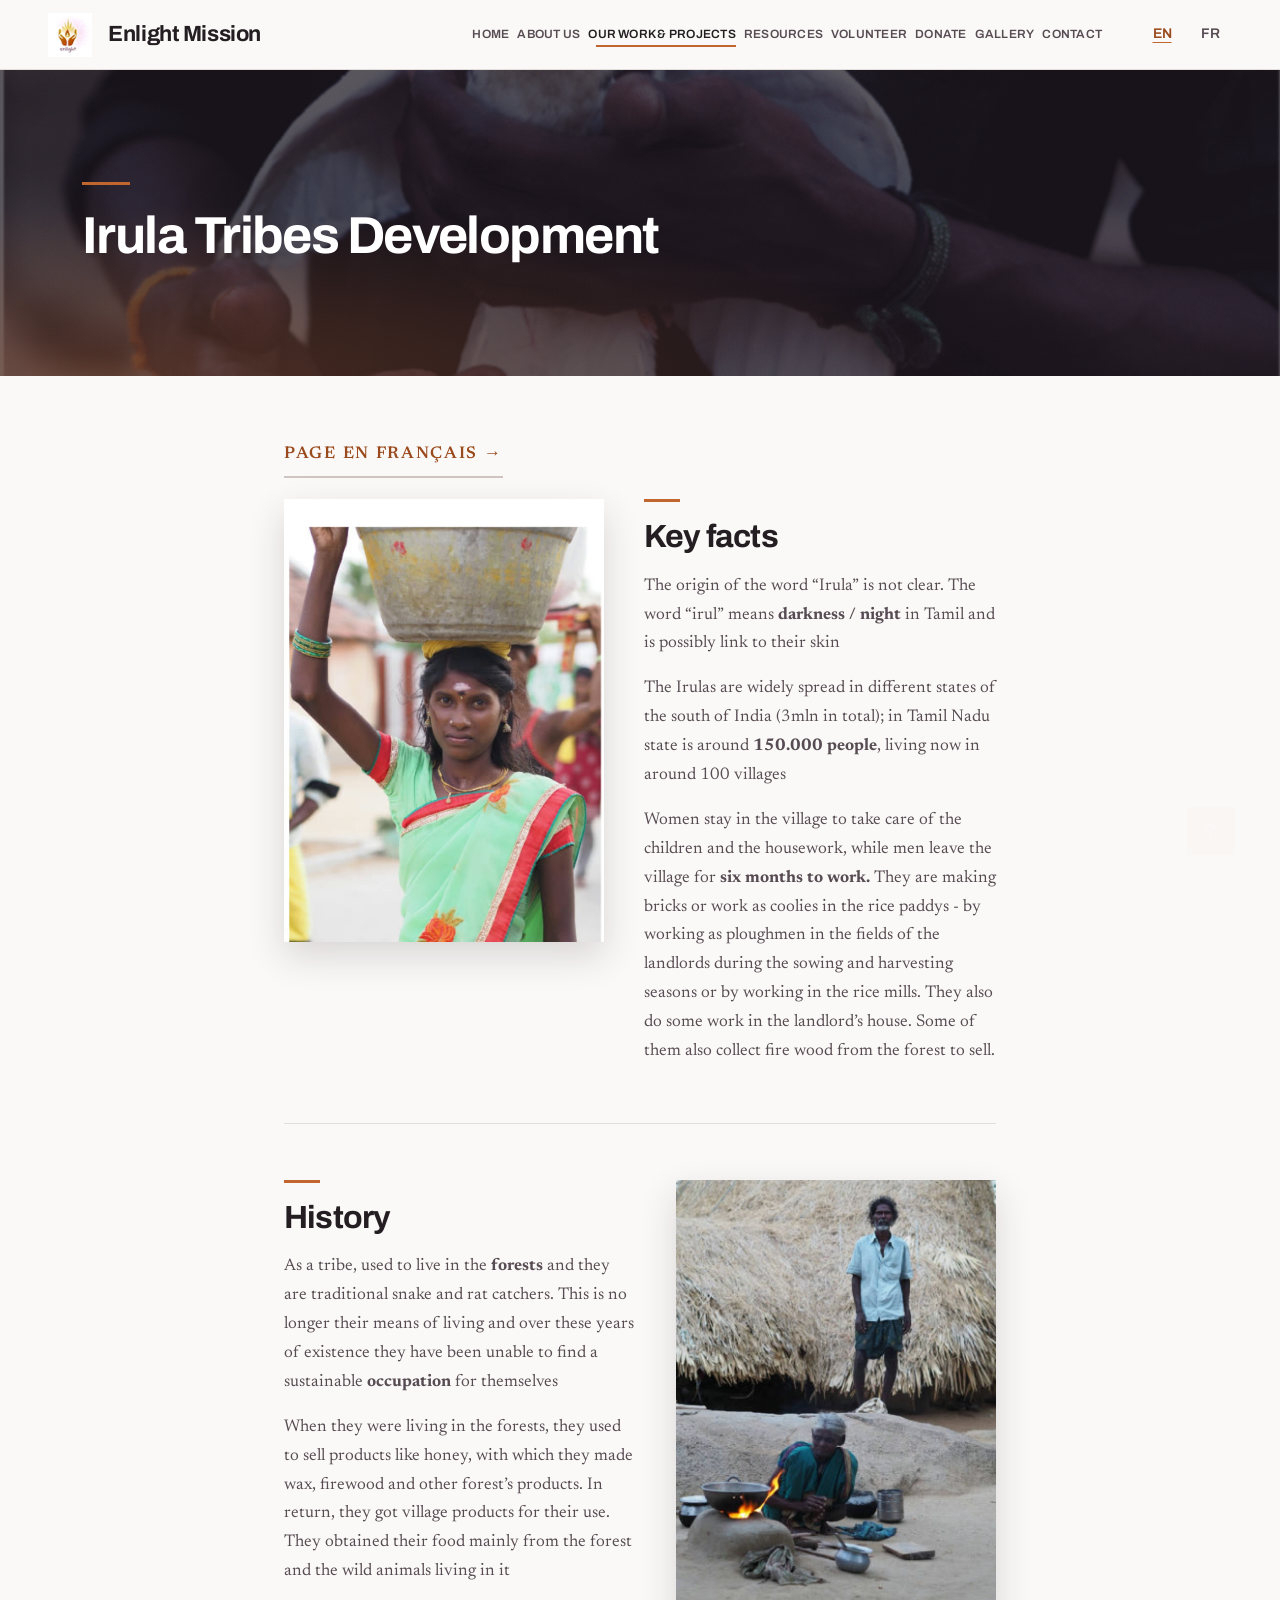
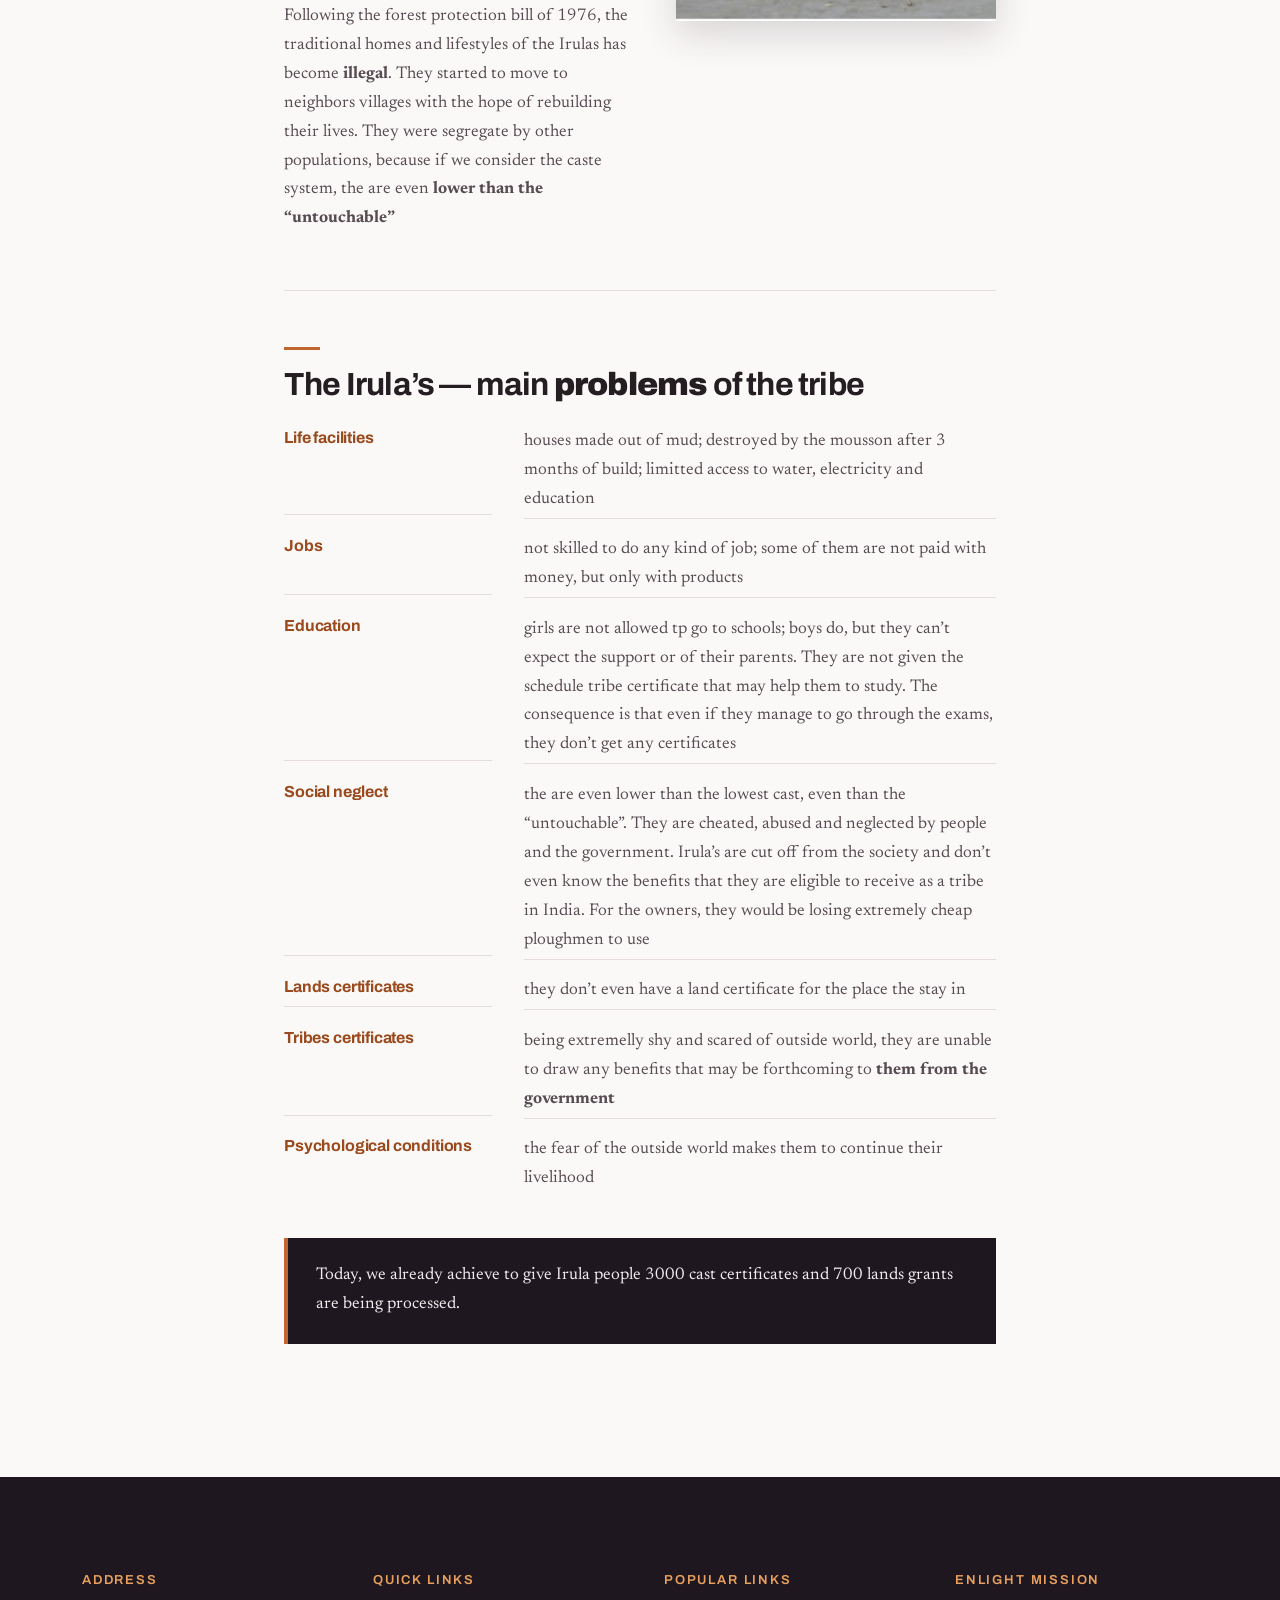
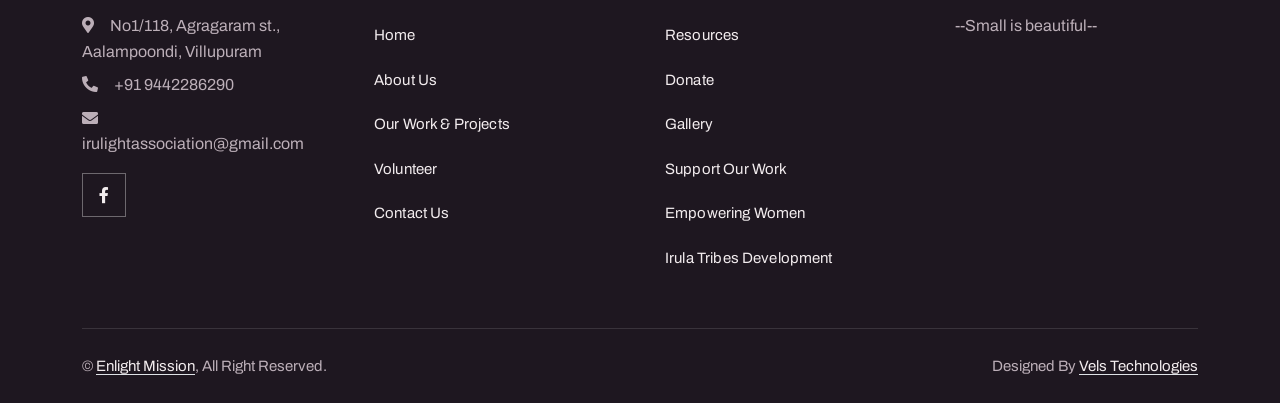
<file: irula-tribes-development.html>
<!DOCTYPE html>
<html lang="en">

<head>
  <meta charset="utf-8" />
  <title>Irula Tribes Development &ndash; Enlight Mission</title>
  <link rel="icon" href="img/logo.jpeg" type="image">
  <meta content="width=device-width, initial-scale=1.0" name="viewport" />
  <meta content="Enlight Mission, Irulight, NGO, Tamil Nadu, Irula, tribal development, women empowerment, Villupuram" name="keywords" />
  <meta content="Key facts, history and the main problems facing the Irula tribes of Tamil Nadu, and the certificates and land grants Enlight Mission helps them obtain." name="description" />

  <!-- Link previews (Facebook, WhatsApp, LinkedIn).
       og:image must be an absolute URL once the site has a domain:
       prefix these paths with https://your-domain/ -->
  <meta property="og:type" content="website" />
  <meta property="og:site_name" content="Enlight Mission" />
  <meta property="og:title" content="Irula Tribes Development &ndash; Enlight Mission" />
  <meta property="og:description" content="Key facts, history and the main problems facing the Irula tribes of Tamil Nadu, and the certificates and land grants Enlight Mission helps them obtain." />
  <meta property="og:image" content="img/irula-family.jpg" />
  <meta property="og:url" content="irula-tribes-development.html" />
  <meta property="og:locale" content="en_GB" />
  <meta name="twitter:card" content="summary_large_image" />
  <link rel="alternate" hreflang="fr" href="irula-tribes-development-fr.html" />
  <link rel="alternate" hreflang="en" href="irula-tribes-development.html" />

  <!-- Favicon -->
  <!-- <link href="img/favicon.ico" rel="icon" /> -->

  <!-- Google Web Fonts -->
  <link rel="preconnect" href="https://fonts.googleapis.com" />
  <link rel="preconnect" href="https://fonts.gstatic.com" crossorigin />
  <link
    href="https://fonts.googleapis.com/css2?family=Open+Sans:wght@400;500&family=Quicksand:wght@600;700&display=swap"
    rel="stylesheet" />
  <link
    href="https://fonts.googleapis.com/css2?family=Archivo:wght@500;600;700&family=Newsreader:ital,opsz,wght@0,6..72,400;0,6..72,500;1,6..72,400&display=swap"
    rel="stylesheet" />

  <!-- Icon Font Stylesheet -->
  <link href="https://cdnjs.cloudflare.com/ajax/libs/font-awesome/5.10.0/css/all.min.css" rel="stylesheet" />
  <link href="https://cdn.jsdelivr.net/npm/bootstrap-icons@1.4.1/font/bootstrap-icons.css" rel="stylesheet" />

  <!-- Libraries Stylesheet -->
  <link href="lib/animate/animate.min.css" rel="stylesheet" />
  <link href="lib/lightbox/css/lightbox.min.css" rel="stylesheet" />
  <link href="lib/owlcarousel/assets/owl.carousel.min.css" rel="stylesheet" />

  <!-- Customized Bootstrap Stylesheet -->
  <link href="css/bootstrap.min.css" rel="stylesheet" />

  <!-- Template Stylesheet -->
  <link href="css/style.css" rel="stylesheet" />

  <!-- Redesign layer. Loads last; remove this one line to revert. -->
  <link href="css/design.css" rel="stylesheet" />

  <!-- If scripts fail, don't leave the loading overlay covering the page -->
  <noscript>
    <style>#spinner { display: none !important; }</style>
  </noscript>
</head>

<body>
  <!-- Spinner Start -->
  <div id="spinner"
    class="show bg-white position-fixed translate-middle w-100 vh-100 top-50 start-50 d-flex align-items-center justify-content-center">
    <div class="spinner-border text-primary" style="width: 3rem; height: 3rem" role="status">
      <span class="sr-only">Loading...</span>
    </div>
  </div>
  <!-- Spinner End -->

  <script>
    // Clear the loading overlay without waiting for jQuery. If a CDN script
    // fails, main.js never runs and the overlay would otherwise cover the page.
    (function () {
      function clear() {
        var s = document.getElementById('spinner');
        if (s) { s.className = s.className.replace(/\bshow\b/, ''); }
      }
      document.addEventListener('DOMContentLoaded', clear);
      window.addEventListener('load', clear);
      setTimeout(clear, 3000);
    })();
  </script>



  <!-- Navbar Start -->
  <nav class="navbar navbar-expand-xl bg-white navbar-light sticky-top py-xl-0 px-4 px-xl-5 wow fadeIn"
    data-wow-delay="0.1s">
    <a href="index.html" class="navbar-brand p-0">
      <img class="img-fluid me-3" src="img/logo.jpeg" alt="Enlight Mission logo" />
      <span class="navbar-title m-0">Enlight Mission</span>
    </a>
    <button type="button" class="navbar-toggler" data-bs-toggle="collapse" data-bs-target="#navbarCollapse">
      <span class="navbar-toggler-icon"></span>
    </button>
    <div class="collapse navbar-collapse py-4 py-xl-0" id="navbarCollapse">
      <div class="navbar-nav ms-auto">
        <a href="index.html" class="nav-item nav-link">Home</a>
        <a href="about.html" class="nav-item nav-link">About Us</a>
        <div class="nav-item dropdown">
          <a href="projects.html" class="nav-link dropdown-toggle active" data-bs-toggle="dropdown">Our Work &amp; Projects</a>
          <div class="dropdown-menu rounded-0 rounded-bottom m-0">
            <a href="projects.html" class="dropdown-item">All Projects</a>
            <a href="empowering-women.html" class="dropdown-item">Empowering and Enlightening Women</a>
            <a href="irula-tribes-development.html" class="dropdown-item">Irula Tribes Development</a>
          </div>
        </div>
        <a href="resources.html" class="nav-item nav-link">Resources</a>
        <a href="volunteers.html" class="nav-item nav-link">Volunteer</a>
        <a href="donate.html" class="nav-item nav-link">Donate</a>
        <a href="gallery.html" class="nav-item nav-link">Gallery</a>
        <a href="contact.html" class="nav-item nav-link">Contact</a>
        <div class="lang-toggle" role="group" aria-label="Language">
          <span class="is-current" aria-current="true" lang="en">EN</span>
          <a href="irula-tribes-development-fr.html" lang="fr">FR</a>
        </div>
      </div>
    </div>
  </nav>
  <!-- Navbar End -->
  
  <!-- Header Start -->
  <div
  class="container-fluid header-bg3 py-5 mb-5 wow fadeIn"
  data-wow-delay="0.1s"
>
  <div class="container py-5">
    <h1 class="display-4 text-white mb-3 animated slideInDown">
      Irula Tribes Development
    </h1>
   
  </div>
</div>

  <!-- Header End -->

  <!-- Page Content Start -->
  <div class="container-xxl py-5">
    <div class="container">
      <div class="row justify-content-center wow fadeInUp" data-wow-delay="0.1s">
        <div class="col-12 col-lg-10 page-content">
          <p class="lang-switch"><span class="text-primary me-2">#</span><a href="irula-tribes-development-fr.html">Page en français</a></p>

          <section class="fact-panel ">
            <figure class="fact-photo">
              <img src="img/irula-woman.jpg" alt="An Irula woman carrying water in her village" loading="lazy">
            </figure>
            <div class="fact-body">
              <h2>Key facts</h2>
              <p>The origin of the word &ldquo;Irula&rdquo; is not clear. The word &ldquo;irul&rdquo; means <strong>darkness / night</strong> in Tamil and is possibly link to their skin</p>
              <p>The Irulas are widely spread in different states of the south of India (3mln in total); in Tamil Nadu state is around <strong>150.000 people</strong>, living now in around 100 villages</p>
              <p>Women stay in the village to take care of the children and the housework, while men leave the village for <strong>six months to work.</strong> They are making bricks or work as coolies in the rice paddys - by working as ploughmen in the fields of the landlords during the sowing and harvesting seasons or by working in the rice mills. They also do some work in the landlord&rsquo;s house. Some of them also collect fire wood from the forest to sell.</p>
            </div>
          </section>

          <section class="fact-panel reversed">
            <figure class="fact-photo">
              <img src="img/irula-family.jpg" alt="An Irula family outside their traditional home" loading="lazy">
            </figure>
            <div class="fact-body">
              <h2>History</h2>
              <p>As a tribe, used to live in the <strong>forests</strong> and they are traditional snake and rat catchers. This is no longer their means of living and over these years of existence they have been unable to find a sustainable <strong>occupation</strong> for themselves</p>
              <p>When they were living in the forests, they used to sell products like honey, with which they made wax, firewood and other forest&rsquo;s products. In return, they got village products for their use. They obtained their food mainly from the forest and the wild animals living in it</p>
              <p>Following the forest protection bill of 1976, the traditional homes and lifestyles of the Irulas has become <strong>illegal</strong>. They started to move to neighbors villages with the hope of rebuilding their lives. They were segregate by other populations, because if we consider the caste system, the are even <strong>lower than the &ldquo;untouchable&rdquo;</strong></p>
            </div>
          </section>

          <section class="problems">
            <h2>The Irula&rsquo;s &mdash; main <strong>problems</strong> of the tribe</h2>
            <dl>
              <dt>Life facilities</dt>
              <dd>houses made out of mud; destroyed by the mousson after 3 months of build; limitted access to water, electricity and education</dd>
              <dt>Jobs</dt>
              <dd>not skilled to do any kind of job; some of them are not paid with money, but only with products</dd>
              <dt>Education</dt>
              <dd>girls are not allowed tp go to schools; boys do, but they can&rsquo;t expect the support or of their parents. They are not given the schedule tribe certificate that may help them to study. The consequence is that even if they manage to go through the exams, they don&rsquo;t get any certificates</dd>
              <dt>Social neglect</dt>
              <dd>the are even lower than the lowest cast, even than the &ldquo;untouchable&rdquo;. They are cheated, abused and neglected by people and the government. Irula&rsquo;s are cut off from the society and don&rsquo;t even know the benefits that they are eligible to receive as a tribe in India. For the owners, they would be losing extremely cheap ploughmen to use</dd>
              <dt>Lands certificates</dt>
              <dd>they don&rsquo;t even have a land certificate for the place the stay in</dd>
              <dt>Tribes certificates</dt>
              <dd>being extremelly shy and scared of outside world, they are unable to draw any benefits that may be forthcoming to <strong>them from the government</strong></dd>
              <dt>Psychological conditions</dt>
              <dd>the fear of the outside world makes them to continue their livelihood</dd>
            </dl>
          </section>

          <p class="outcome">Today, we already achieve to give Irula people 3000 cast certificates and 700 lands grants are being processed.</p>
        </div>
      </div>
    </div>
  </div>
  <!-- Page Content End -->

  <!-- Footer Start -->
  <div class="container-fluid footer bg-dark text-light footer mt-5 pt-5 wow fadeIn" data-wow-delay="0.1s">
    <div class="container py-5">
      <div class="row g-5">
        <div class="col-lg-3 col-md-6">
          <h2 class="h5 text-light mb-4">Address</h2>
          <p class="mb-2">
            <i class="fa fa-map-marker-alt me-3"></i>No1/118, Agragaram st., Aalampoondi, Villupuram
          </p>
          <p class="mb-2">
            <i class="fa fa-phone-alt me-3"></i>+91 9442286290
          </p>
          <p class="mb-2">
            <i class="fa fa-envelope me-3"></i>irulightassociation@gmail.com
          </p>
          <div class="d-flex pt-2">
            <a class="btn btn-outline-light btn-social" href="https://www.facebook.com/irulightassociation"
              target="_blank" rel="noopener" aria-label="Enlight Mission on Facebook"><i class="fab fa-facebook-f"></i></a>
          </div>
        </div>
        <div class="col-lg-3 col-md-6">
          <h2 class="h5 text-light mb-4">Quick Links</h2>
          <a class="btn btn-link" href="index.html">Home</a>
          <a class="btn btn-link" href="about.html">About Us</a>
          <a class="btn btn-link" href="projects.html">Our Work &amp; Projects</a>
          <a class="btn btn-link" href="volunteers.html">Volunteer</a>
          <a class="btn btn-link" href="contact.html">Contact Us</a>
        </div>
        <div class="col-lg-3 col-md-6">
          <h2 class="h5 text-light mb-4">Popular Links</h2>
          <a class="btn btn-link" href="resources.html">Resources</a>
          <a class="btn btn-link" href="donate.html">Donate</a>
          <a class="btn btn-link" href="gallery.html">Gallery</a>
          <a class="btn btn-link" href="donate.html">Support our work</a>
          <a class="btn btn-link" href="empowering-women.html">Empowering Women</a>
          <a class="btn btn-link" href="irula-tribes-development.html">Irula Tribes Development</a>
        </div>
        <div class="col-lg-3 col-md-6">
          <h2 class="h5 text-light mb-4">Enlight Mission</h2>
          <p>--Small is beautiful--</p>
        </div>
      </div>
    </div>
    <div class="container">
      <div class="copyright">
        <div class="row">
          <div class="col-md-6 text-center text-md-start mb-3 mb-md-0">
            &copy; <a class="border-bottom" href="index.html">Enlight Mission</a>, All
            Right Reserved.
          </div>
          <div class="col-md-6 text-center text-md-end">
            Designed By
            <a class="border-bottom" href="https://velstechnologies.in" target="_blank" rel="noopener">Vels Technologies</a>
          </div>
        </div>
      </div>
    </div>
  </div>
  <!-- Footer End -->

  <!-- Back to Top -->
  <a href="#" class="btn btn-lg btn-primary btn-lg-square back-to-top"><i class="bi bi-arrow-up"></i></a>

  <!-- JavaScript Libraries -->
  <script src="https://code.jquery.com/jquery-3.4.1.min.js"></script>
  <script src="https://cdn.jsdelivr.net/npm/bootstrap@5.0.0/dist/js/bootstrap.bundle.min.js"></script>
  <script src="lib/wow/wow.min.js"></script>
  <script src="lib/easing/easing.min.js"></script>
  <script src="lib/owlcarousel/owl.carousel.min.js"></script>
  <script src="lib/lightbox/js/lightbox.min.js"></script>

  <!-- Template Javascript -->
  <script src="js/main.js"></script>
</body>

</html>
</file>
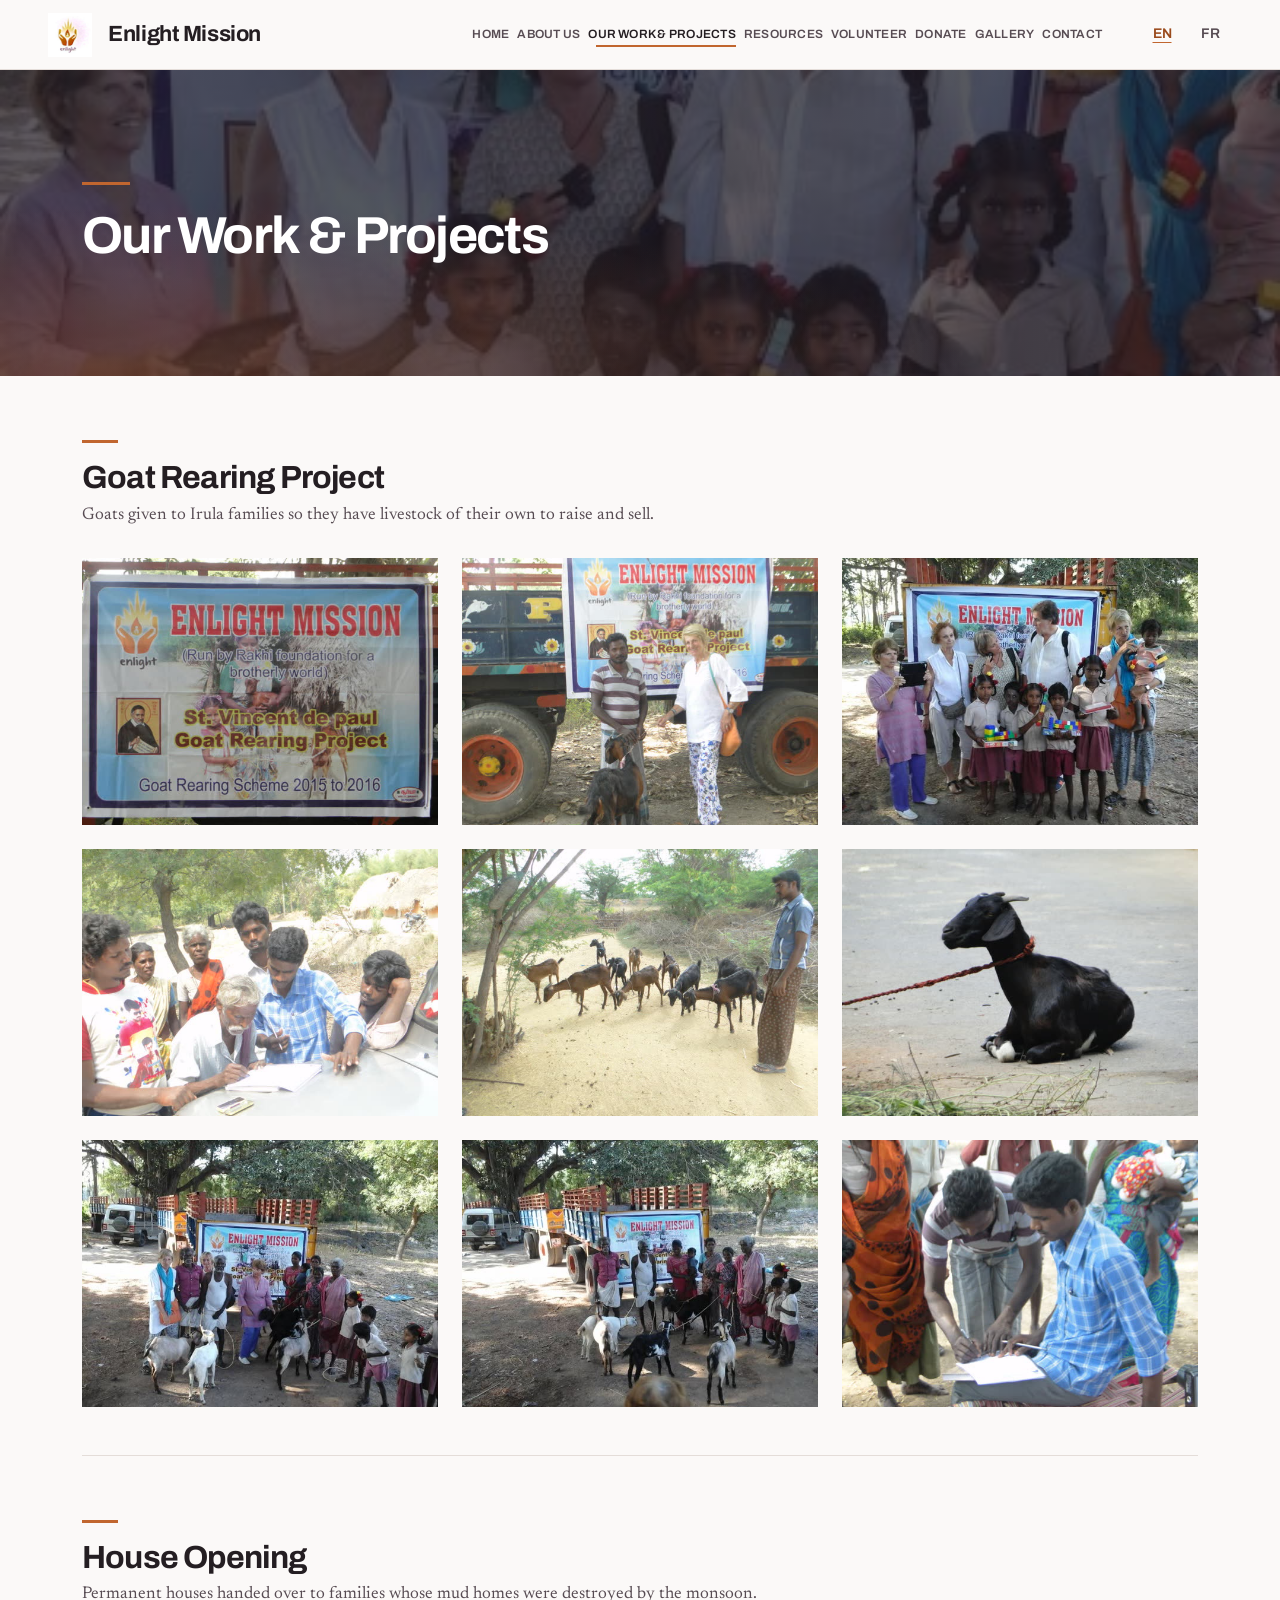
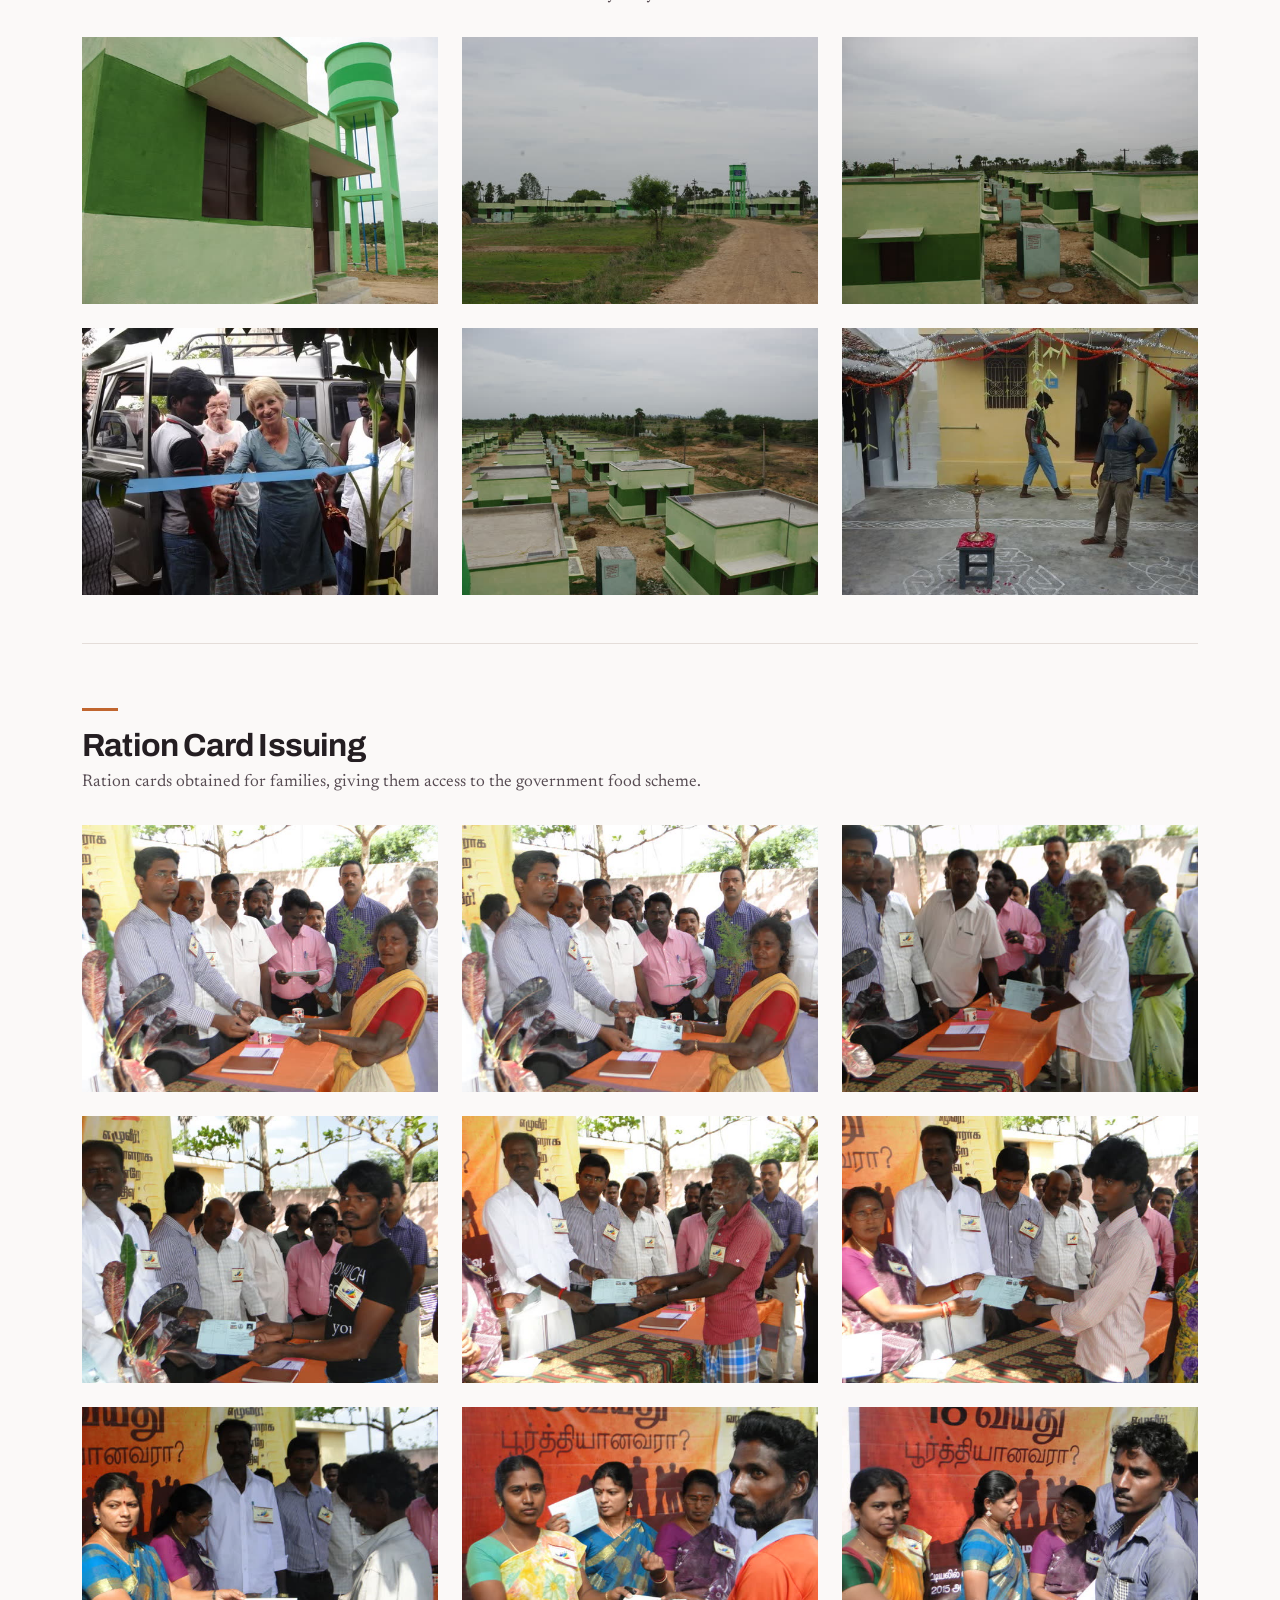
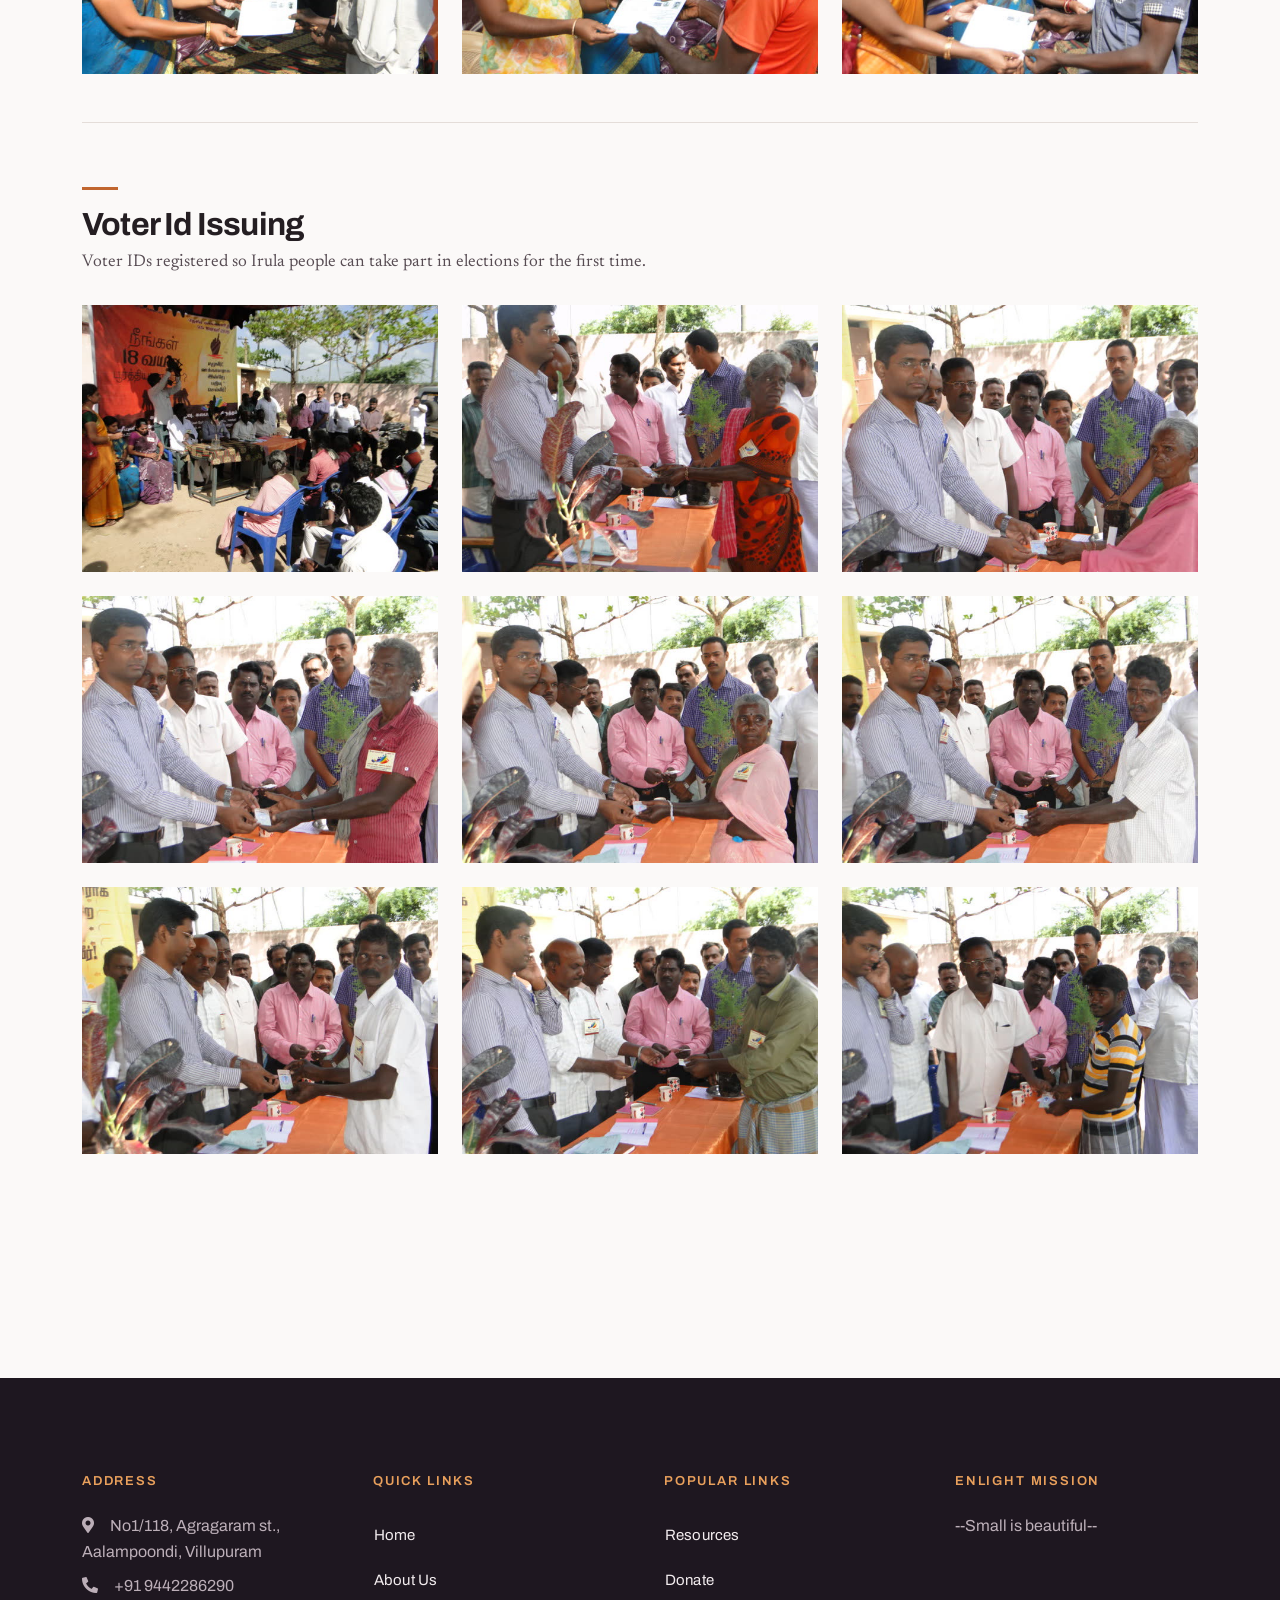
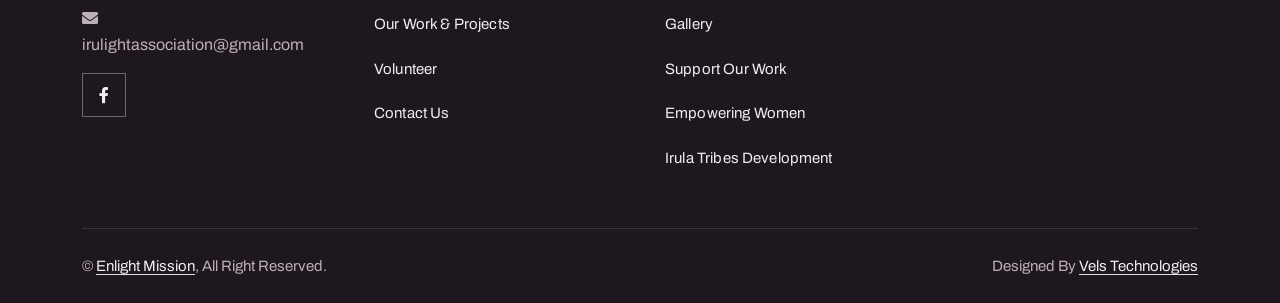
<file: projects.html>
<!DOCTYPE html>
<html lang="en">

<head>
  <meta charset="utf-8" />
  <title>Our Work &amp; Projects &ndash; Enlight Mission</title>
  <link rel="icon" href="img/logo.jpeg" type="image">
  <meta content="width=device-width, initial-scale=1.0" name="viewport" />
  <meta content="Enlight Mission, Irulight, NGO, Tamil Nadu, Irula, tribal development, women empowerment, Villupuram" name="keywords" />
  <meta content="Goat rearing, house openings, ration cards and voter IDs — Enlight Mission’s project work in photographs." name="description" />

  <!-- Link previews (Facebook, WhatsApp, LinkedIn).
       og:image must be an absolute URL once the site has a domain:
       prefix these paths with https://your-domain/ -->
  <meta property="og:type" content="website" />
  <meta property="og:site_name" content="Enlight Mission" />
  <meta property="og:title" content="Our Work &amp; Projects &ndash; Enlight Mission" />
  <meta property="og:description" content="Goat rearing, house openings, ration cards and voter IDs — Enlight Mission’s project work in photographs." />
  <meta property="og:image" content="img/thumb/Goat1.JPG" />
  <meta property="og:url" content="projects.html" />
  <meta property="og:locale" content="en_GB" />
  <meta name="twitter:card" content="summary_large_image" />

  <!-- Favicon -->
  <!-- <link href="img/favicon.ico" rel="icon" /> -->

  <!-- Google Web Fonts -->
  <link rel="preconnect" href="https://fonts.googleapis.com" />
  <link rel="preconnect" href="https://fonts.gstatic.com" crossorigin />
  <link
    href="https://fonts.googleapis.com/css2?family=Open+Sans:wght@400;500&family=Quicksand:wght@600;700&display=swap"
    rel="stylesheet" />
  <link
    href="https://fonts.googleapis.com/css2?family=Archivo:wght@500;600;700&family=Newsreader:ital,opsz,wght@0,6..72,400;0,6..72,500;1,6..72,400&display=swap"
    rel="stylesheet" />

  <!-- Icon Font Stylesheet -->
  <link href="https://cdnjs.cloudflare.com/ajax/libs/font-awesome/5.10.0/css/all.min.css" rel="stylesheet" />
  <link href="https://cdn.jsdelivr.net/npm/bootstrap-icons@1.4.1/font/bootstrap-icons.css" rel="stylesheet" />

  <!-- Libraries Stylesheet -->
  <link href="lib/animate/animate.min.css" rel="stylesheet" />
  <link href="lib/lightbox/css/lightbox.min.css" rel="stylesheet" />
  <link href="lib/owlcarousel/assets/owl.carousel.min.css" rel="stylesheet" />

  <!-- Customized Bootstrap Stylesheet -->
  <link href="css/bootstrap.min.css" rel="stylesheet" />

  <!-- Template Stylesheet -->
  <link href="css/style.css" rel="stylesheet" />

  <!-- Redesign layer. Loads last; remove this one line to revert. -->
  <link href="css/design.css" rel="stylesheet" />

  <!-- If scripts fail, don't leave the loading overlay covering the page -->
  <noscript>
    <style>#spinner { display: none !important; }</style>
  </noscript>
</head>

<body>
  <!-- Spinner Start -->
  <div id="spinner"
    class="show bg-white position-fixed translate-middle w-100 vh-100 top-50 start-50 d-flex align-items-center justify-content-center">
    <div class="spinner-border text-primary" style="width: 3rem; height: 3rem" role="status">
      <span class="sr-only">Loading...</span>
    </div>
  </div>
  <!-- Spinner End -->

  <script>
    // Clear the loading overlay without waiting for jQuery. If a CDN script
    // fails, main.js never runs and the overlay would otherwise cover the page.
    (function () {
      function clear() {
        var s = document.getElementById('spinner');
        if (s) { s.className = s.className.replace(/\bshow\b/, ''); }
      }
      document.addEventListener('DOMContentLoaded', clear);
      window.addEventListener('load', clear);
      setTimeout(clear, 3000);
    })();
  </script>



  <!-- Navbar Start -->
  <nav class="navbar navbar-expand-xl bg-white navbar-light sticky-top py-xl-0 px-4 px-xl-5 wow fadeIn"
    data-wow-delay="0.1s">
    <a href="index.html" class="navbar-brand p-0">
      <img class="img-fluid me-3" src="img/logo.jpeg" alt="Enlight Mission logo" />
      <span class="navbar-title m-0">Enlight Mission</span>
    </a>
    <button type="button" class="navbar-toggler" data-bs-toggle="collapse" data-bs-target="#navbarCollapse">
      <span class="navbar-toggler-icon"></span>
    </button>
    <div class="collapse navbar-collapse py-4 py-xl-0" id="navbarCollapse">
      <div class="navbar-nav ms-auto">
        <a href="index.html" class="nav-item nav-link">Home</a>
        <a href="about.html" class="nav-item nav-link">About Us</a>
        <div class="nav-item dropdown">
          <a href="projects.html" class="nav-link dropdown-toggle active" data-bs-toggle="dropdown">Our Work &amp; Projects</a>
          <div class="dropdown-menu rounded-0 rounded-bottom m-0">
            <a href="projects.html" class="dropdown-item">All Projects</a>
            <a href="empowering-women.html" class="dropdown-item">Empowering and Enlightening Women</a>
            <a href="irula-tribes-development.html" class="dropdown-item">Irula Tribes Development</a>
          </div>
        </div>
        <a href="resources.html" class="nav-item nav-link">Resources</a>
        <a href="volunteers.html" class="nav-item nav-link">Volunteer</a>
        <a href="donate.html" class="nav-item nav-link">Donate</a>
        <a href="gallery.html" class="nav-item nav-link">Gallery</a>
        <a href="contact.html" class="nav-item nav-link">Contact</a>
        <div class="lang-toggle" role="group" aria-label="Language">
          <span class="is-current" aria-current="true" lang="en">EN</span>
          <a href="about-fr.html" lang="fr">FR</a>
        </div>
      </div>
    </div>
  </nav>
  <!-- Navbar End -->

  <!-- Page Header Start -->
  <div class="container-fluid header-bg5 py-5 mb-5 wow fadeIn" data-wow-delay="0.1s">
    <div class="container py-5">
      <h1 class="display-4 text-white mb-3 animated slideInDown">
        Our Work &amp; Projects
      </h1>
    </div>
  </div>
  <!-- Page Header End -->

  <!-- Page Content Start -->
  <div class="container-xxl py-5">
    <div class="container">
      <div class="row wow fadeInUp" data-wow-delay="0.1s">
        <div class="col-12">
        <section class="project-section">
          <h2 class="text-primary">Goat Rearing Project</h2>
          <p class="project-blurb">Goats given to Irula families so they have livestock of their own to raise and sell.</p>
          <div class="row g-3 g-md-4">
            <div class="col-6 col-md-4">
              <a href="img/Goat1.JPG" data-lightbox="goats" data-title="Goats provided through the goat rearing project">
                <img src="img/thumb/Goat1.JPG" alt="Goats provided through the goat rearing project" loading="lazy">
              </a>
            </div>
            <div class="col-6 col-md-4">
              <a href="img/goat7.JPG" data-lightbox="goats" data-title="Goats provided through the goat rearing project">
                <img src="img/thumb/goat7.JPG" alt="Goats provided through the goat rearing project" loading="lazy">
              </a>
            </div>
            <div class="col-6 col-md-4">
              <a href="img/goat3.jpg" data-lightbox="goats" data-title="Goats provided through the goat rearing project">
                <img src="img/thumb/goat3.jpg" alt="Goats provided through the goat rearing project" loading="lazy">
              </a>
            </div>
            <div class="col-6 col-md-4">
              <a href="img/goat4.JPG" data-lightbox="goats" data-title="Goats provided through the goat rearing project">
                <img src="img/thumb/goat4.JPG" alt="Goats provided through the goat rearing project" loading="lazy">
              </a>
            </div>
            <div class="col-6 col-md-4">
              <a href="img/goat5.JPG" data-lightbox="goats" data-title="Goats provided through the goat rearing project">
                <img src="img/thumb/goat5.JPG" alt="Goats provided through the goat rearing project" loading="lazy">
              </a>
            </div>
            <div class="col-6 col-md-4">
              <a href="img/goat6.JPG" data-lightbox="goats" data-title="Goats provided through the goat rearing project">
                <img src="img/thumb/goat6.JPG" alt="Goats provided through the goat rearing project" loading="lazy">
              </a>
            </div>
            <div class="col-6 col-md-4">
              <a href="img/goatt1.jpg" data-lightbox="goats" data-title="Goats provided through the goat rearing project">
                <img src="img/thumb/goatt1.jpg" alt="Goats provided through the goat rearing project" loading="lazy">
              </a>
            </div>
            <div class="col-6 col-md-4">
              <a href="img/goatt2.jpg" data-lightbox="goats" data-title="Goats provided through the goat rearing project">
                <img src="img/thumb/goatt2.jpg" alt="Goats provided through the goat rearing project" loading="lazy">
              </a>
            </div>
            <div class="col-6 col-md-4">
              <a href="img/goatt3.JPG" data-lightbox="goats" data-title="Goats provided through the goat rearing project">
                <img src="img/thumb/goatt3.JPG" alt="Goats provided through the goat rearing project" loading="lazy">
              </a>
            </div>
          </div>
        </section>

        <section class="project-section">
          <h2 class="text-primary">House Opening</h2>
          <p class="project-blurb">Permanent houses handed over to families whose mud homes were destroyed by the monsoon.</p>
          <div class="row g-3 g-md-4">
            <div class="col-6 col-md-4">
              <a href="img/house4.JPG" data-lightbox="houses" data-title="A newly opened house">
                <img src="img/thumb/house4.JPG" alt="A newly opened house" loading="lazy">
              </a>
            </div>
            <div class="col-6 col-md-4">
              <a href="img/house5.JPG" data-lightbox="houses" data-title="A newly opened house">
                <img src="img/thumb/house5.JPG" alt="A newly opened house" loading="lazy">
              </a>
            </div>
            <div class="col-6 col-md-4">
              <a href="img/house3.JPG" data-lightbox="houses" data-title="A newly opened house">
                <img src="img/thumb/house3.JPG" alt="A newly opened house" loading="lazy">
              </a>
            </div>
            <div class="col-6 col-md-4">
              <a href="img/house1.jpg" data-lightbox="houses" data-title="A newly opened house">
                <img src="img/thumb/house1.jpg" alt="A newly opened house" loading="lazy">
              </a>
            </div>
            <div class="col-6 col-md-4">
              <a href="img/house2.JPG" data-lightbox="houses" data-title="A newly opened house">
                <img src="img/thumb/house2.JPG" alt="A newly opened house" loading="lazy">
              </a>
            </div>
            <div class="col-6 col-md-4">
              <a href="img/house10.jpg" data-lightbox="houses" data-title="A newly opened house">
                <img src="img/thumb/house10.jpg" alt="A newly opened house" loading="lazy">
              </a>
            </div>
          </div>
        </section>

        <section class="project-section">
          <h2 class="text-primary">Ration Card Issuing</h2>
          <p class="project-blurb">Ration cards obtained for families, giving them access to the government food scheme.</p>
          <div class="row g-3 g-md-4">
            <div class="col-6 col-md-4">
              <a href="img/rat1.JPG" data-lightbox="ration" data-title="Ration cards being issued to Irula families">
                <img src="img/thumb/rat1.JPG" alt="Ration cards being issued to Irula families" loading="lazy">
              </a>
            </div>
            <div class="col-6 col-md-4">
              <a href="img/rat2.JPG" data-lightbox="ration" data-title="Ration cards being issued to Irula families">
                <img src="img/thumb/rat2.JPG" alt="Ration cards being issued to Irula families" loading="lazy">
              </a>
            </div>
            <div class="col-6 col-md-4">
              <a href="img/rat3.JPG" data-lightbox="ration" data-title="Ration cards being issued to Irula families">
                <img src="img/thumb/rat3.JPG" alt="Ration cards being issued to Irula families" loading="lazy">
              </a>
            </div>
            <div class="col-6 col-md-4">
              <a href="img/rat4.JPG" data-lightbox="ration" data-title="Ration cards being issued to Irula families">
                <img src="img/thumb/rat4.JPG" alt="Ration cards being issued to Irula families" loading="lazy">
              </a>
            </div>
            <div class="col-6 col-md-4">
              <a href="img/rat5.JPG" data-lightbox="ration" data-title="Ration cards being issued to Irula families">
                <img src="img/thumb/rat5.JPG" alt="Ration cards being issued to Irula families" loading="lazy">
              </a>
            </div>
            <div class="col-6 col-md-4">
              <a href="img/rat6.JPG" data-lightbox="ration" data-title="Ration cards being issued to Irula families">
                <img src="img/thumb/rat6.JPG" alt="Ration cards being issued to Irula families" loading="lazy">
              </a>
            </div>
            <div class="col-6 col-md-4">
              <a href="img/rat7.JPG" data-lightbox="ration" data-title="Ration cards being issued to Irula families">
                <img src="img/thumb/rat7.JPG" alt="Ration cards being issued to Irula families" loading="lazy">
              </a>
            </div>
            <div class="col-6 col-md-4">
              <a href="img/rat8.JPG" data-lightbox="ration" data-title="Ration cards being issued to Irula families">
                <img src="img/thumb/rat8.JPG" alt="Ration cards being issued to Irula families" loading="lazy">
              </a>
            </div>
            <div class="col-6 col-md-4">
              <a href="img/rat9.JPG" data-lightbox="ration" data-title="Ration cards being issued to Irula families">
                <img src="img/thumb/rat9.JPG" alt="Ration cards being issued to Irula families" loading="lazy">
              </a>
            </div>
          </div>
        </section>

        <section class="project-section">
          <h2 class="text-primary">Voter Id Issuing</h2>
          <p class="project-blurb">Voter IDs registered so Irula people can take part in elections for the first time.</p>
          <div class="row g-3 g-md-4">
            <div class="col-6 col-md-4">
              <a href="img/vot1.JPG" data-lightbox="voter" data-title="Voter IDs being issued to Irula families">
                <img src="img/thumb/vot1.JPG" alt="Voter IDs being issued to Irula families" loading="lazy">
              </a>
            </div>
            <div class="col-6 col-md-4">
              <a href="img/vot2.JPG" data-lightbox="voter" data-title="Voter IDs being issued to Irula families">
                <img src="img/thumb/vot2.JPG" alt="Voter IDs being issued to Irula families" loading="lazy">
              </a>
            </div>
            <div class="col-6 col-md-4">
              <a href="img/vot3.JPG" data-lightbox="voter" data-title="Voter IDs being issued to Irula families">
                <img src="img/thumb/vot3.JPG" alt="Voter IDs being issued to Irula families" loading="lazy">
              </a>
            </div>
            <div class="col-6 col-md-4">
              <a href="img/vot4.JPG" data-lightbox="voter" data-title="Voter IDs being issued to Irula families">
                <img src="img/thumb/vot4.JPG" alt="Voter IDs being issued to Irula families" loading="lazy">
              </a>
            </div>
            <div class="col-6 col-md-4">
              <a href="img/vot5.JPG" data-lightbox="voter" data-title="Voter IDs being issued to Irula families">
                <img src="img/thumb/vot5.JPG" alt="Voter IDs being issued to Irula families" loading="lazy">
              </a>
            </div>
            <div class="col-6 col-md-4">
              <a href="img/vot6.JPG" data-lightbox="voter" data-title="Voter IDs being issued to Irula families">
                <img src="img/thumb/vot6.JPG" alt="Voter IDs being issued to Irula families" loading="lazy">
              </a>
            </div>
            <div class="col-6 col-md-4">
              <a href="img/vot7.JPG" data-lightbox="voter" data-title="Voter IDs being issued to Irula families">
                <img src="img/thumb/vot7.JPG" alt="Voter IDs being issued to Irula families" loading="lazy">
              </a>
            </div>
            <div class="col-6 col-md-4">
              <a href="img/vot8.JPG" data-lightbox="voter" data-title="Voter IDs being issued to Irula families">
                <img src="img/thumb/vot8.JPG" alt="Voter IDs being issued to Irula families" loading="lazy">
              </a>
            </div>
            <div class="col-6 col-md-4">
              <a href="img/vot9.JPG" data-lightbox="voter" data-title="Voter IDs being issued to Irula families">
                <img src="img/thumb/vot9.JPG" alt="Voter IDs being issued to Irula families" loading="lazy">
              </a>
            </div>
          </div>
        </section>
        </div>
      </div>
    </div>
  </div>
  <!-- Page Content End -->

  <!-- Footer Start -->
  <div class="container-fluid footer bg-dark text-light footer mt-5 pt-5 wow fadeIn" data-wow-delay="0.1s">
    <div class="container py-5">
      <div class="row g-5">
        <div class="col-lg-3 col-md-6">
          <h2 class="h5 text-light mb-4">Address</h2>
          <p class="mb-2">
            <i class="fa fa-map-marker-alt me-3"></i>No1/118, Agragaram st., Aalampoondi, Villupuram
          </p>
          <p class="mb-2">
            <i class="fa fa-phone-alt me-3"></i>+91 9442286290
          </p>
          <p class="mb-2">
            <i class="fa fa-envelope me-3"></i>irulightassociation@gmail.com
          </p>
          <div class="d-flex pt-2">
            <a class="btn btn-outline-light btn-social" href="https://www.facebook.com/irulightassociation"
              target="_blank" rel="noopener" aria-label="Enlight Mission on Facebook"><i class="fab fa-facebook-f"></i></a>
          </div>
        </div>
        <div class="col-lg-3 col-md-6">
          <h2 class="h5 text-light mb-4">Quick Links</h2>
          <a class="btn btn-link" href="index.html">Home</a>
          <a class="btn btn-link" href="about.html">About Us</a>
          <a class="btn btn-link" href="projects.html">Our Work &amp; Projects</a>
          <a class="btn btn-link" href="volunteers.html">Volunteer</a>
          <a class="btn btn-link" href="contact.html">Contact Us</a>
        </div>
        <div class="col-lg-3 col-md-6">
          <h2 class="h5 text-light mb-4">Popular Links</h2>
          <a class="btn btn-link" href="resources.html">Resources</a>
          <a class="btn btn-link" href="donate.html">Donate</a>
          <a class="btn btn-link" href="gallery.html">Gallery</a>
          <a class="btn btn-link" href="donate.html">Support our work</a>
          <a class="btn btn-link" href="empowering-women.html">Empowering Women</a>
          <a class="btn btn-link" href="irula-tribes-development.html">Irula Tribes Development</a>
        </div>
        <div class="col-lg-3 col-md-6">
          <h2 class="h5 text-light mb-4">Enlight Mission</h2>
          <p>--Small is beautiful--</p>
        </div>
      </div>
    </div>
    <div class="container">
      <div class="copyright">
        <div class="row">
          <div class="col-md-6 text-center text-md-start mb-3 mb-md-0">
            &copy; <a class="border-bottom" href="index.html">Enlight Mission</a>, All
            Right Reserved.
          </div>
          <div class="col-md-6 text-center text-md-end">
            Designed By
            <a class="border-bottom" href="https://velstechnologies.in" target="_blank" rel="noopener">Vels Technologies</a>
          </div>
        </div>
      </div>
    </div>
  </div>
  <!-- Footer End -->

  <!-- Back to Top -->
        <a href="#" class="btn btn-lg btn-primary btn-lg-square back-to-top"><i class="bi bi-arrow-up"></i></a>

        <!-- JavaScript Libraries -->
        <script src="https://code.jquery.com/jquery-3.4.1.min.js"></script>
        <script src="https://cdn.jsdelivr.net/npm/bootstrap@5.0.0/dist/js/bootstrap.bundle.min.js"></script>
        <script src="lib/wow/wow.min.js"></script>
        <script src="lib/easing/easing.min.js"></script>
        <script src="lib/owlcarousel/owl.carousel.min.js"></script>
        <script src="lib/lightbox/js/lightbox.min.js"></script>

        <!-- Template Javascript -->
        <script src="js/main.js"></script>
</body>

</html>
</file>
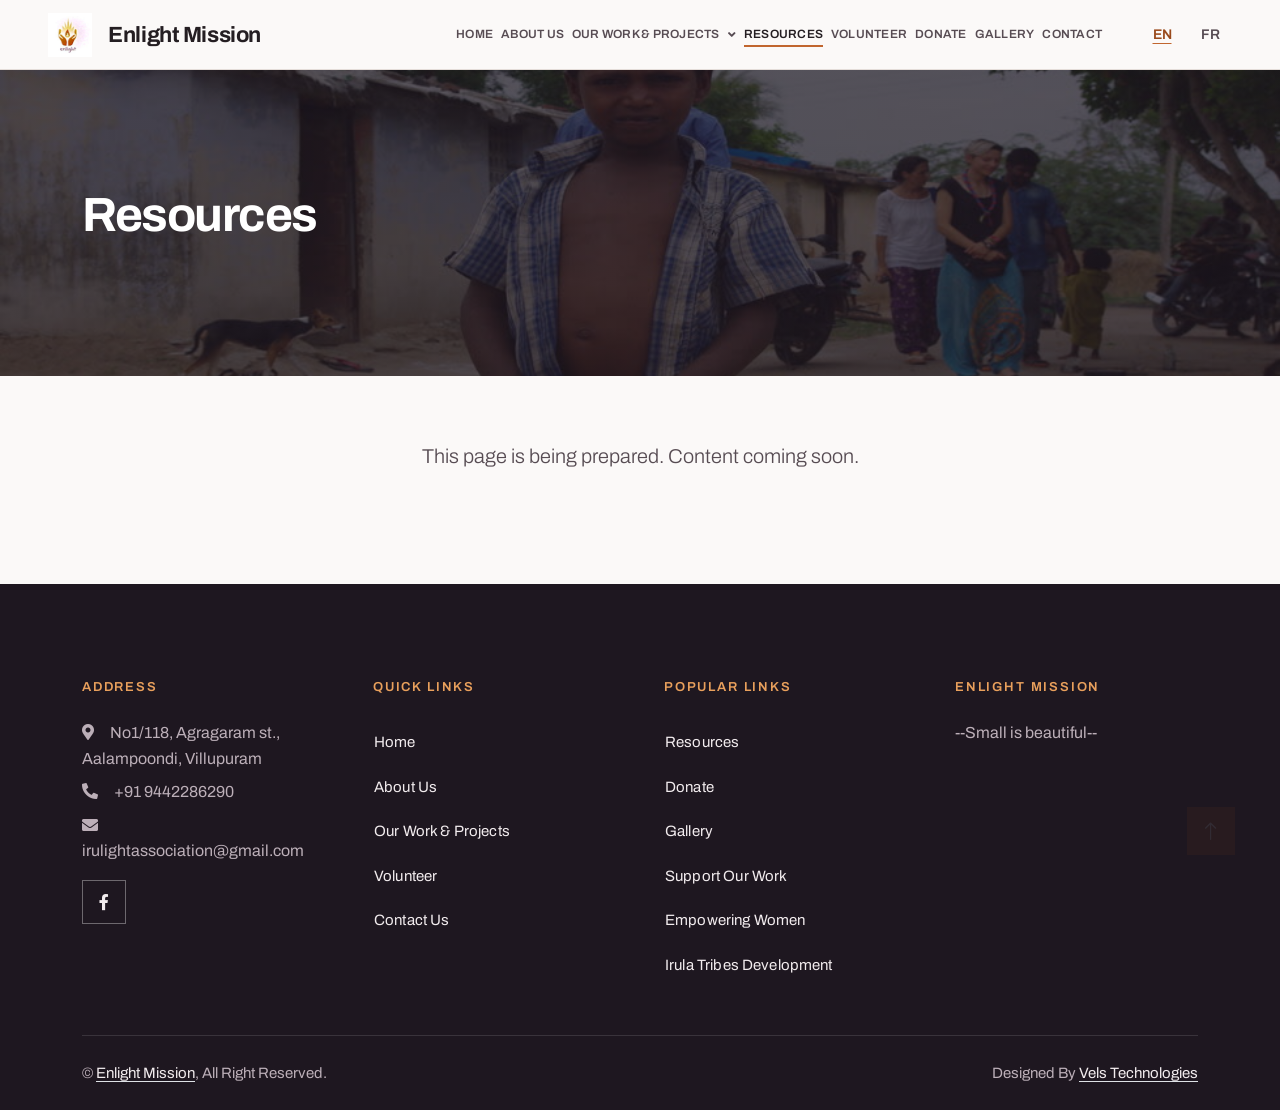
<file: resources.html>
<!DOCTYPE html>
<html lang="en">

<head>
  <meta charset="utf-8" />
  <title>Resources &ndash; Enlight Mission</title>
  <link rel="icon" href="img/logo.jpeg" type="image">
  <meta content="width=device-width, initial-scale=1.0" name="viewport" />
  <meta content="Enlight Mission, Irulight, NGO, Tamil Nadu, Irula, tribal development, women empowerment, Villupuram" name="keywords" />
  <meta content="Reports, publications and programme information from Enlight Mission, Villupuram district, Tamil Nadu." name="description" />

  <!-- Link previews (Facebook, WhatsApp, LinkedIn).
       og:image must be an absolute URL once the site has a domain:
       prefix these paths with https://your-domain/ -->
  <meta property="og:type" content="website" />
  <meta property="og:site_name" content="Enlight Mission" />
  <meta property="og:title" content="Resources &ndash; Enlight Mission" />
  <meta property="og:description" content="Reports, publications and programme information from Enlight Mission, Villupuram district, Tamil Nadu." />
  <meta property="og:image" content="img/index/img9.jpg" />
  <meta property="og:url" content="resources.html" />
  <meta property="og:locale" content="en_GB" />
  <meta name="twitter:card" content="summary_large_image" />

  <!-- Favicon -->
  <!-- <link href="img/favicon.ico" rel="icon" /> -->

  <!-- Google Web Fonts -->
  <link rel="preconnect" href="https://fonts.googleapis.com" />
  <link rel="preconnect" href="https://fonts.gstatic.com" crossorigin />
  <link
    href="https://fonts.googleapis.com/css2?family=Open+Sans:wght@400;500&family=Quicksand:wght@600;700&display=swap"
    rel="stylesheet" />
  <link
    href="https://fonts.googleapis.com/css2?family=Archivo:wght@500;600;700&family=Newsreader:ital,opsz,wght@0,6..72,400;0,6..72,500;1,6..72,400&display=swap"
    rel="stylesheet" />

  <!-- Icon Font Stylesheet -->
  <link href="https://cdnjs.cloudflare.com/ajax/libs/font-awesome/5.10.0/css/all.min.css" rel="stylesheet" />
  <link href="https://cdn.jsdelivr.net/npm/bootstrap-icons@1.4.1/font/bootstrap-icons.css" rel="stylesheet" />

  <!-- Libraries Stylesheet -->
  <link href="lib/animate/animate.min.css" rel="stylesheet" />
  <link href="lib/lightbox/css/lightbox.min.css" rel="stylesheet" />
  <link href="lib/owlcarousel/assets/owl.carousel.min.css" rel="stylesheet" />

  <!-- Customized Bootstrap Stylesheet -->
  <link href="css/bootstrap.min.css" rel="stylesheet" />

  <!-- Template Stylesheet -->
  <link href="css/style.css" rel="stylesheet" />

  <!-- Redesign layer. Loads last; remove this one line to revert. -->
  <link href="css/design.css" rel="stylesheet" />

  <!-- If scripts fail, don't leave the loading overlay covering the page -->
  <noscript>
    <style>#spinner { display: none !important; }</style>
  </noscript>
</head>

<body>
  <!-- Spinner Start -->
  <div id="spinner"
    class="show bg-white position-fixed translate-middle w-100 vh-100 top-50 start-50 d-flex align-items-center justify-content-center">
    <div class="spinner-border text-primary" style="width: 3rem; height: 3rem" role="status">
      <span class="sr-only">Loading...</span>
    </div>
  </div>
  <!-- Spinner End -->

  <script>
    // Clear the loading overlay without waiting for jQuery. If a CDN script
    // fails, main.js never runs and the overlay would otherwise cover the page.
    (function () {
      function clear() {
        var s = document.getElementById('spinner');
        if (s) { s.className = s.className.replace(/\bshow\b/, ''); }
      }
      document.addEventListener('DOMContentLoaded', clear);
      window.addEventListener('load', clear);
      setTimeout(clear, 3000);
    })();
  </script>



  <!-- Navbar Start -->
  <nav class="navbar navbar-expand-xl bg-white navbar-light sticky-top py-xl-0 px-4 px-xl-5 wow fadeIn"
    data-wow-delay="0.1s">
    <a href="index.html" class="navbar-brand p-0">
      <img class="img-fluid me-3" src="img/logo.jpeg" alt="Enlight Mission logo" />
      <span class="navbar-title m-0">Enlight Mission</span>
    </a>
    <button type="button" class="navbar-toggler" data-bs-toggle="collapse" data-bs-target="#navbarCollapse">
      <span class="navbar-toggler-icon"></span>
    </button>
    <div class="collapse navbar-collapse py-4 py-xl-0" id="navbarCollapse">
      <div class="navbar-nav ms-auto">
        <a href="index.html" class="nav-item nav-link">Home</a>
        <a href="about.html" class="nav-item nav-link">About Us</a>
        <div class="nav-item dropdown">
          <a href="projects.html" class="nav-link dropdown-toggle" data-bs-toggle="dropdown">Our Work &amp; Projects</a>
          <div class="dropdown-menu rounded-0 rounded-bottom m-0">
            <a href="projects.html" class="dropdown-item">All Projects</a>
            <a href="empowering-women.html" class="dropdown-item">Empowering and Enlightening Women</a>
            <a href="irula-tribes-development.html" class="dropdown-item">Irula Tribes Development</a>
          </div>
        </div>
        <a href="resources.html" class="nav-item nav-link active">Resources</a>
        <a href="volunteers.html" class="nav-item nav-link">Volunteer</a>
        <a href="donate.html" class="nav-item nav-link">Donate</a>
        <a href="gallery.html" class="nav-item nav-link">Gallery</a>
        <a href="contact.html" class="nav-item nav-link">Contact</a>
        <div class="lang-toggle" role="group" aria-label="Language">
          <span class="is-current" aria-current="true" lang="en">EN</span>
          <a href="about-fr.html" lang="fr">FR</a>
        </div>
      </div>
    </div>
  </nav>
  <!-- Navbar End -->

  <!-- Page Header Start -->
  <div class="container-fluid header-bg7 py-5 mb-5 wow fadeIn" data-wow-delay="0.1s">
    <div class="container py-5">
      <h1 class="display-4 text-white mb-3 animated slideInDown">
        Resources
      </h1>
    </div>
  </div>

  <!-- Page Content Start -->
  <!-- Sections planned for this page (client is still writing the copy):
       - Annual Reports
       - Project Reports
       - Publications
       - Programme Information
       - Important Documents (document name + short description + download link)
  -->
  <div class="container-xxl py-5">
    <div class="container">
      <div class="row justify-content-center">
        <div class="col-lg-8 text-center wow fadeInUp" data-wow-delay="0.1s">
          <p class="lead mb-0">This page is being prepared. Content coming soon.</p>
        </div>
      </div>
    </div>
  </div>
  <!-- Page Content End -->

  <!-- Footer Start -->
  <div class="container-fluid footer bg-dark text-light footer mt-5 pt-5 wow fadeIn" data-wow-delay="0.1s">
    <div class="container py-5">
      <div class="row g-5">
        <div class="col-lg-3 col-md-6">
          <h2 class="h5 text-light mb-4">Address</h2>
          <p class="mb-2">
            <i class="fa fa-map-marker-alt me-3"></i>No1/118, Agragaram st., Aalampoondi, Villupuram
          </p>
          <p class="mb-2">
            <i class="fa fa-phone-alt me-3"></i>+91 9442286290
          </p>
          <p class="mb-2">
            <i class="fa fa-envelope me-3"></i>irulightassociation@gmail.com
          </p>
          <div class="d-flex pt-2">
            <a class="btn btn-outline-light btn-social" href="https://www.facebook.com/irulightassociation"
              target="_blank" rel="noopener" aria-label="Enlight Mission on Facebook"><i class="fab fa-facebook-f"></i></a>
          </div>
        </div>
        <div class="col-lg-3 col-md-6">
          <h2 class="h5 text-light mb-4">Quick Links</h2>
          <a class="btn btn-link" href="index.html">Home</a>
          <a class="btn btn-link" href="about.html">About Us</a>
          <a class="btn btn-link" href="projects.html">Our Work &amp; Projects</a>
          <a class="btn btn-link" href="volunteers.html">Volunteer</a>
          <a class="btn btn-link" href="contact.html">Contact Us</a>
        </div>
        <div class="col-lg-3 col-md-6">
          <h2 class="h5 text-light mb-4">Popular Links</h2>
          <a class="btn btn-link" href="resources.html">Resources</a>
          <a class="btn btn-link" href="donate.html">Donate</a>
          <a class="btn btn-link" href="gallery.html">Gallery</a>
          <a class="btn btn-link" href="donate.html">Support our work</a>
          <a class="btn btn-link" href="empowering-women.html">Empowering Women</a>
          <a class="btn btn-link" href="irula-tribes-development.html">Irula Tribes Development</a>
        </div>
        <div class="col-lg-3 col-md-6">
          <h2 class="h5 text-light mb-4">Enlight Mission</h2>
          <p>--Small is beautiful--</p>
        </div>
      </div>
    </div>
    <div class="container">
      <div class="copyright">
        <div class="row">
          <div class="col-md-6 text-center text-md-start mb-3 mb-md-0">
            &copy; <a class="border-bottom" href="index.html">Enlight Mission</a>, All
            Right Reserved.
          </div>
          <div class="col-md-6 text-center text-md-end">
            Designed By
            <a class="border-bottom" href="https://velstechnologies.in" target="_blank" rel="noopener">Vels Technologies</a>
          </div>
        </div>
      </div>
    </div>
  </div>
  <!-- Footer End -->

  <!-- Back to Top -->
            <a href="#" class="btn btn-lg btn-primary btn-lg-square back-to-top"><i class="bi bi-arrow-up"></i></a>

            <!-- JavaScript Libraries -->
            <script src="https://code.jquery.com/jquery-3.4.1.min.js"></script>
            <script src="https://cdn.jsdelivr.net/npm/bootstrap@5.0.0/dist/js/bootstrap.bundle.min.js"></script>
            <script src="lib/wow/wow.min.js"></script>
            <script src="lib/easing/easing.min.js"></script>
            <script src="lib/owlcarousel/owl.carousel.min.js"></script>
            <script src="lib/lightbox/js/lightbox.min.js"></script>

            <!-- Template Javascript -->
            <script src="js/main.js"></script>
          </body>

</html>
</file>
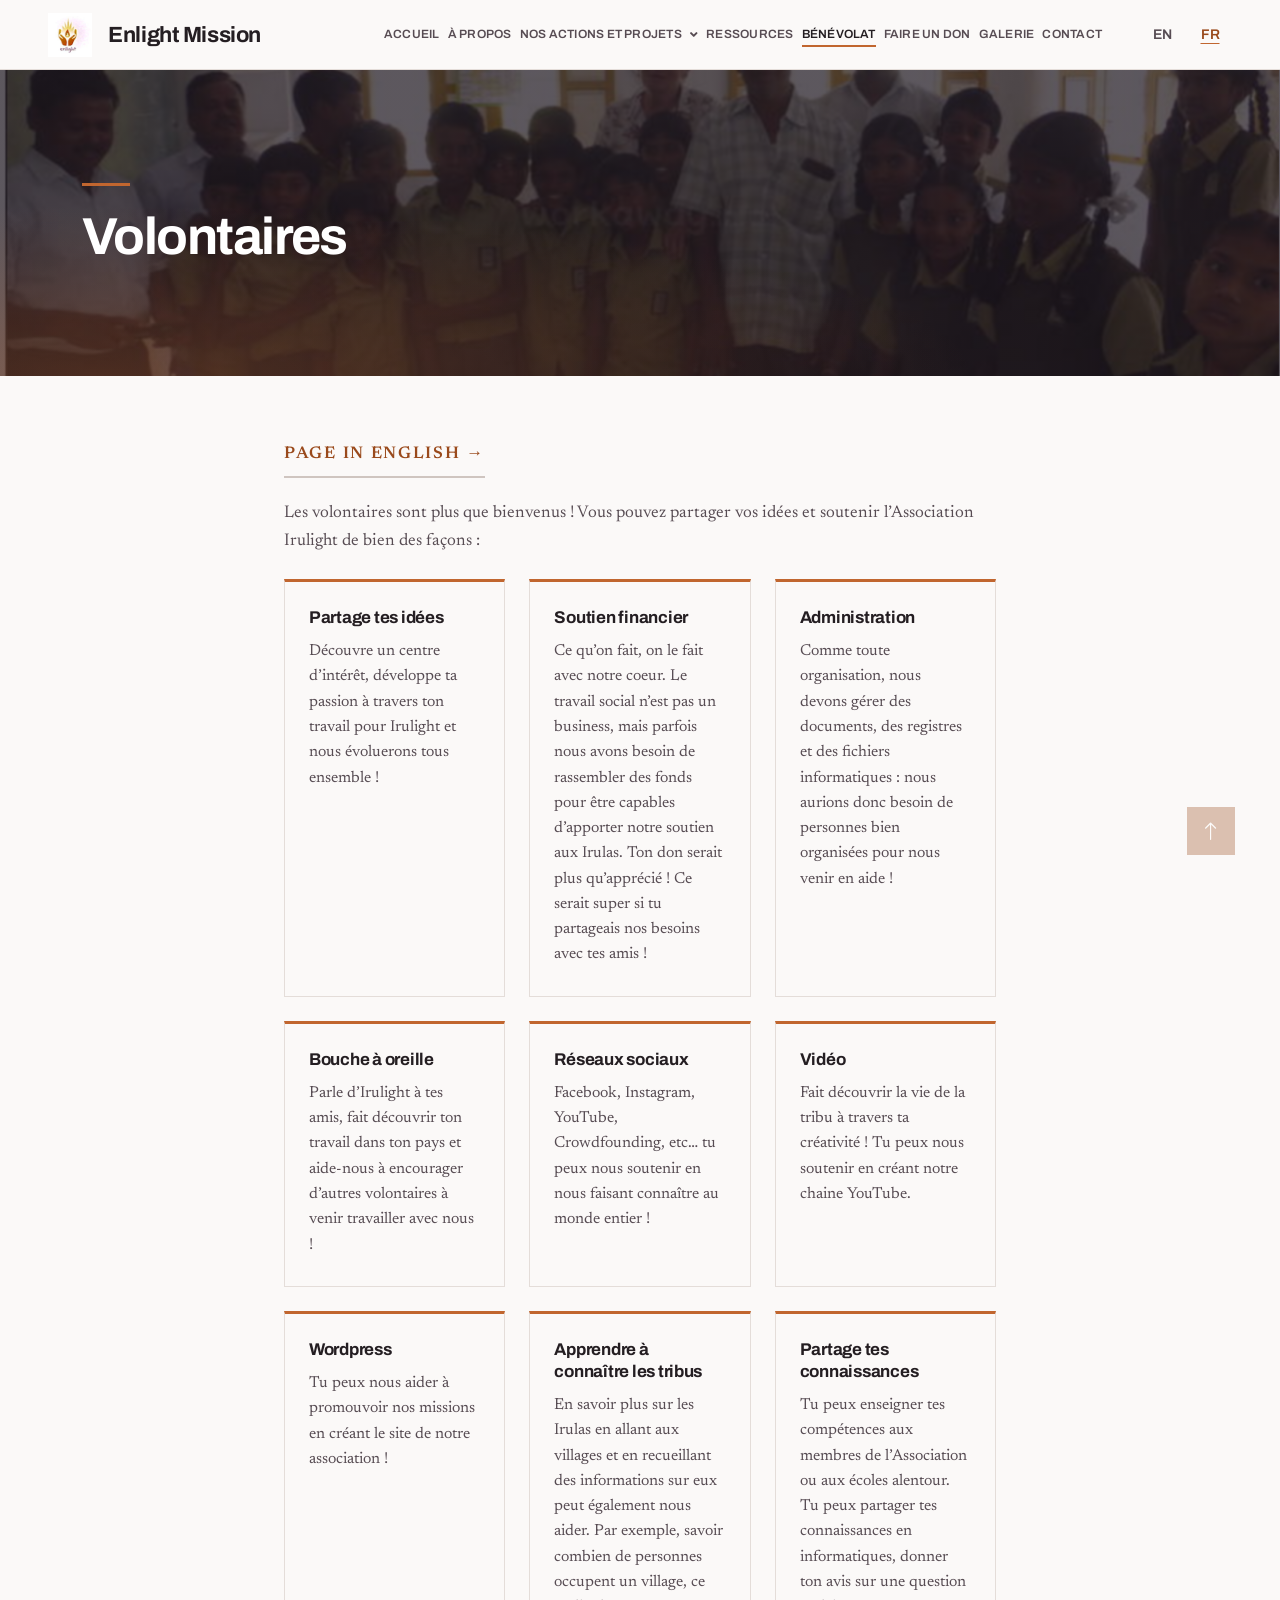
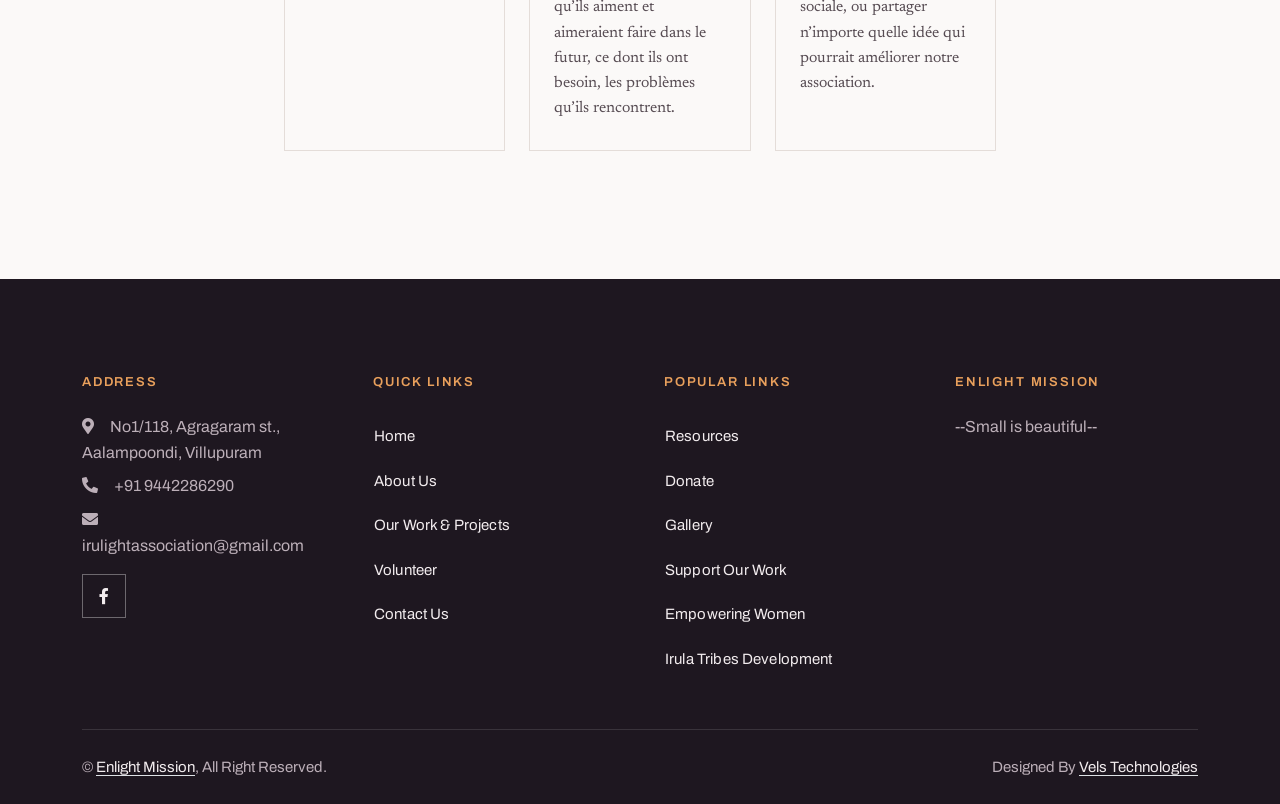
<file: volontaires.html>
<!DOCTYPE html>
<html lang="fr">

<head>
  <meta charset="utf-8" />
  <title>Bénévolat &ndash; Enlight Mission</title>
  <link rel="icon" href="img/logo.jpeg" type="image">
  <meta content="width=device-width, initial-scale=1.0" name="viewport" />
  <meta content="Enlight Mission, Irulight, NGO, Tamil Nadu, Irula, tribal development, women empowerment, Villupuram" name="keywords" />
  <meta content="Neuf façons de soutenir Enlight Mission en tant que volontaire, de l’enseignement et l’administration à la vidéo et aux réseaux sociaux." name="description" />

  <!-- Link previews (Facebook, WhatsApp, LinkedIn).
       og:image must be an absolute URL once the site has a domain:
       prefix these paths with https://your-domain/ -->
  <meta property="og:type" content="website" />
  <meta property="og:site_name" content="Enlight Mission" />
  <meta property="og:title" content="Bénévolat &ndash; Enlight Mission" />
  <meta property="og:description" content="Neuf façons de soutenir Enlight Mission en tant que volontaire, de l’enseignement et l’administration à la vidéo et aux réseaux sociaux." />
  <meta property="og:image" content="img/thumb/gal3.JPG" />
  <meta property="og:url" content="volontaires.html" />
  <meta property="og:locale" content="fr_FR" />
  <meta name="twitter:card" content="summary_large_image" />
  <link rel="alternate" hreflang="en" href="volunteers.html" />
  <link rel="alternate" hreflang="fr" href="volontaires.html" />

  <!-- Favicon -->
  <!-- <link href="img/favicon.ico" rel="icon" /> -->

  <!-- Google Web Fonts -->
  <link rel="preconnect" href="https://fonts.googleapis.com" />
  <link rel="preconnect" href="https://fonts.gstatic.com" crossorigin />
  <link
    href="https://fonts.googleapis.com/css2?family=Open+Sans:wght@400;500&family=Quicksand:wght@600;700&display=swap"
    rel="stylesheet" />
  <link
    href="https://fonts.googleapis.com/css2?family=Archivo:wght@500;600;700&family=Newsreader:ital,opsz,wght@0,6..72,400;0,6..72,500;1,6..72,400&display=swap"
    rel="stylesheet" />

  <!-- Icon Font Stylesheet -->
  <link href="https://cdnjs.cloudflare.com/ajax/libs/font-awesome/5.10.0/css/all.min.css" rel="stylesheet" />
  <link href="https://cdn.jsdelivr.net/npm/bootstrap-icons@1.4.1/font/bootstrap-icons.css" rel="stylesheet" />

  <!-- Libraries Stylesheet -->
  <link href="lib/animate/animate.min.css" rel="stylesheet" />
  <link href="lib/lightbox/css/lightbox.min.css" rel="stylesheet" />
  <link href="lib/owlcarousel/assets/owl.carousel.min.css" rel="stylesheet" />

  <!-- Customized Bootstrap Stylesheet -->
  <link href="css/bootstrap.min.css" rel="stylesheet" />

  <!-- Template Stylesheet -->
  <link href="css/style.css" rel="stylesheet" />

  <!-- Redesign layer. Loads last; remove this one line to revert. -->
  <link href="css/design.css" rel="stylesheet" />

  <!-- If scripts fail, don't leave the loading overlay covering the page -->
  <noscript>
    <style>#spinner { display: none !important; }</style>
  </noscript>
</head>

<body>
  <!-- Spinner Start -->
  <div id="spinner"
    class="show bg-white position-fixed translate-middle w-100 vh-100 top-50 start-50 d-flex align-items-center justify-content-center">
    <div class="spinner-border text-primary" style="width: 3rem; height: 3rem" role="status">
      <span class="sr-only">Loading...</span>
    </div>
  </div>
  <!-- Spinner End -->

  <script>
    // Clear the loading overlay without waiting for jQuery. If a CDN script
    // fails, main.js never runs and the overlay would otherwise cover the page.
    (function () {
      function clear() {
        var s = document.getElementById('spinner');
        if (s) { s.className = s.className.replace(/\bshow\b/, ''); }
      }
      document.addEventListener('DOMContentLoaded', clear);
      window.addEventListener('load', clear);
      setTimeout(clear, 3000);
    })();
  </script>



  <!-- Navbar Start -->
  <nav class="navbar navbar-expand-xl bg-white navbar-light sticky-top py-xl-0 px-4 px-xl-5 wow fadeIn"
    data-wow-delay="0.1s">
    <a href="index.html" class="navbar-brand p-0">
      <img class="img-fluid me-3" src="img/logo.jpeg" alt="Enlight Mission logo" />
      <span class="navbar-title m-0">Enlight Mission</span>
    </a>
    <button type="button" class="navbar-toggler" data-bs-toggle="collapse" data-bs-target="#navbarCollapse">
      <span class="navbar-toggler-icon"></span>
    </button>
    <div class="collapse navbar-collapse py-4 py-xl-0" id="navbarCollapse">
      <div class="navbar-nav ms-auto">
        <a href="index.html" class="nav-item nav-link">Accueil</a>
        <a href="about-fr.html" class="nav-item nav-link">À propos</a>
        <div class="nav-item dropdown">
          <a href="projects.html" class="nav-link dropdown-toggle" data-bs-toggle="dropdown">Nos actions et projets</a>
          <div class="dropdown-menu rounded-0 rounded-bottom m-0">
            <a href="projects.html" class="dropdown-item">Tous les projets</a>
            <a href="empowering-women-fr.html" class="dropdown-item">Autonomisation des femmes</a>
            <a href="irula-tribes-development-fr.html" class="dropdown-item">Développement des tribus Irulas</a>
          </div>
        </div>
        <a href="resources.html" class="nav-item nav-link">Ressources</a>
        <a href="volontaires.html" class="nav-item nav-link active">Bénévolat</a>
        <a href="donate.html" class="nav-item nav-link">Faire un don</a>
        <a href="gallery.html" class="nav-item nav-link">Galerie</a>
        <a href="contact.html" class="nav-item nav-link">Contact</a>
        <div class="lang-toggle" role="group" aria-label="Language">
          <a href="volunteers.html" lang="en">EN</a>
          <span class="is-current" aria-current="true" lang="fr">FR</span>
        </div>
      </div>
    </div>
  </nav>
  <!-- Navbar End -->
  


  <div
      class="container-fluid header-bg py-5 mb-5 wow fadeIn"
      data-wow-delay="0.1s"
    >
      <div class="container py-5">
        <h1 class="display-4 text-white mb-3 animated slideInDown">
            Volontaires
        </h1>
      </div>
    </div>
    <!-- Page Header End -->

  <!-- Page Content Start -->
  <div class="container-xxl py-5">
    <div class="container">
      <div class="row justify-content-center wow fadeInUp" data-wow-delay="0.1s">
        <div class="col-12 col-lg-10 page-content">
          <p class="lang-switch"><span class="text-primary me-2">#</span><a href="volunteers.html">Page in English</a></p>
          <p class="lead-in">Les volontaires sont plus que bienvenus ! Vous pouvez partager vos idées et soutenir l’Association Irulight de bien des façons :</p>
          <ul class="help-grid">
            <li class="help-card">
              <h2>Partage tes idées</h2>
              <p>Découvre un centre d’intérêt, développe ta passion à travers ton travail pour Irulight et nous évoluerons tous ensemble !</p>
            </li>
            <li class="help-card">
              <h2>Soutien financier</h2>
              <p>Ce qu’on fait, on le fait avec notre coeur. Le travail social n’est pas un business, mais parfois nous avons besoin de rassembler des fonds pour être capables d’apporter notre soutien aux Irulas. Ton don serait plus qu’apprécié ! Ce serait super si tu partageais nos besoins avec tes amis !</p>
            </li>
            <li class="help-card">
              <h2>Administration</h2>
              <p>Comme toute organisation, nous devons gérer des documents, des registres et des fichiers informatiques : nous aurions donc besoin de personnes bien organisées pour nous venir en aide !</p>
            </li>
            <li class="help-card">
              <h2>Bouche à oreille</h2>
              <p>Parle d’Irulight à tes amis, fait découvrir ton travail dans ton pays et aide-nous à encourager d’autres volontaires à venir travailler avec nous !</p>
            </li>
            <li class="help-card">
              <h2>Réseaux sociaux</h2>
              <p>Facebook, Instagram, YouTube, Crowdfounding, etc… tu peux nous soutenir en nous faisant connaître au monde entier !</p>
            </li>
            <li class="help-card">
              <h2>Vidéo</h2>
              <p>Fait découvrir la vie de la tribu à travers ta créativité ! Tu peux nous soutenir en créant notre chaine YouTube.</p>
            </li>
            <li class="help-card">
              <h2>Wordpress</h2>
              <p>Tu peux nous aider à promouvoir nos missions en créant le site de notre association !</p>
            </li>
            <li class="help-card">
              <h2>Apprendre à connaître les tribus</h2>
              <p>En savoir plus sur les Irulas en allant aux villages et en recueillant des informations sur eux peut également nous aider. Par exemple, savoir combien de personnes occupent un village, ce qu’ils aiment et aimeraient faire dans le futur, ce dont ils ont besoin, les problèmes qu’ils rencontrent.</p>
            </li>
            <li class="help-card">
              <h2>Partage tes connaissances</h2>
              <p>Tu peux enseigner tes compétences aux membres de l’Association ou aux écoles alentour. Tu peux partager tes connaissances en informatiques, donner ton avis sur une question sociale, ou partager n’importe quelle idée qui pourrait améliorer notre association.</p>
            </li>
          </ul>
        </div>
      </div>
    </div>
  </div>
  <!-- Page Content End -->

  <!-- Footer Start -->
  <div class="container-fluid footer bg-dark text-light footer mt-5 pt-5 wow fadeIn" data-wow-delay="0.1s">
    <div class="container py-5">
      <div class="row g-5">
        <div class="col-lg-3 col-md-6">
          <h2 class="h5 text-light mb-4">Address</h2>
          <p class="mb-2">
            <i class="fa fa-map-marker-alt me-3"></i>No1/118, Agragaram st., Aalampoondi, Villupuram
          </p>
          <p class="mb-2">
            <i class="fa fa-phone-alt me-3"></i>+91 9442286290
          </p>
          <p class="mb-2">
            <i class="fa fa-envelope me-3"></i>irulightassociation@gmail.com
          </p>
          <div class="d-flex pt-2">
            <a class="btn btn-outline-light btn-social" href="https://www.facebook.com/irulightassociation"
              target="_blank" rel="noopener" aria-label="Enlight Mission on Facebook"><i class="fab fa-facebook-f"></i></a>
          </div>
        </div>
        <div class="col-lg-3 col-md-6">
          <h2 class="h5 text-light mb-4">Quick Links</h2>
          <a class="btn btn-link" href="index.html">Home</a>
          <a class="btn btn-link" href="about.html">About Us</a>
          <a class="btn btn-link" href="projects.html">Our Work &amp; Projects</a>
          <a class="btn btn-link" href="volunteers.html">Volunteer</a>
          <a class="btn btn-link" href="contact.html">Contact Us</a>
        </div>
        <div class="col-lg-3 col-md-6">
          <h2 class="h5 text-light mb-4">Popular Links</h2>
          <a class="btn btn-link" href="resources.html">Resources</a>
          <a class="btn btn-link" href="donate.html">Donate</a>
          <a class="btn btn-link" href="gallery.html">Gallery</a>
          <a class="btn btn-link" href="donate.html">Support our work</a>
          <a class="btn btn-link" href="empowering-women.html">Empowering Women</a>
          <a class="btn btn-link" href="irula-tribes-development.html">Irula Tribes Development</a>
        </div>
        <div class="col-lg-3 col-md-6">
          <h2 class="h5 text-light mb-4">Enlight Mission</h2>
          <p>--Small is beautiful--</p>
        </div>
      </div>
    </div>
    <div class="container">
      <div class="copyright">
        <div class="row">
          <div class="col-md-6 text-center text-md-start mb-3 mb-md-0">
            &copy; <a class="border-bottom" href="index.html">Enlight Mission</a>, All
            Right Reserved.
          </div>
          <div class="col-md-6 text-center text-md-end">
            Designed By
            <a class="border-bottom" href="https://velstechnologies.in" target="_blank" rel="noopener">Vels Technologies</a>
          </div>
        </div>
      </div>
    </div>
  </div>
  <!-- Footer End -->

  <!-- Back to Top -->
    <a href="#" class="btn btn-lg btn-primary btn-lg-square back-to-top"
      ><i class="bi bi-arrow-up"></i
    ></a>

    <!-- JavaScript Libraries -->
    <script src="https://code.jquery.com/jquery-3.4.1.min.js"></script>
    <script src="https://cdn.jsdelivr.net/npm/bootstrap@5.0.0/dist/js/bootstrap.bundle.min.js"></script>
    <script src="lib/wow/wow.min.js"></script>
    <script src="lib/easing/easing.min.js"></script>
    <script src="lib/owlcarousel/owl.carousel.min.js"></script>
    <script src="lib/lightbox/js/lightbox.min.js"></script>

    <!-- Template Javascript -->
    <script src="js/main.js"></script>
  </body>
</html>
</file>
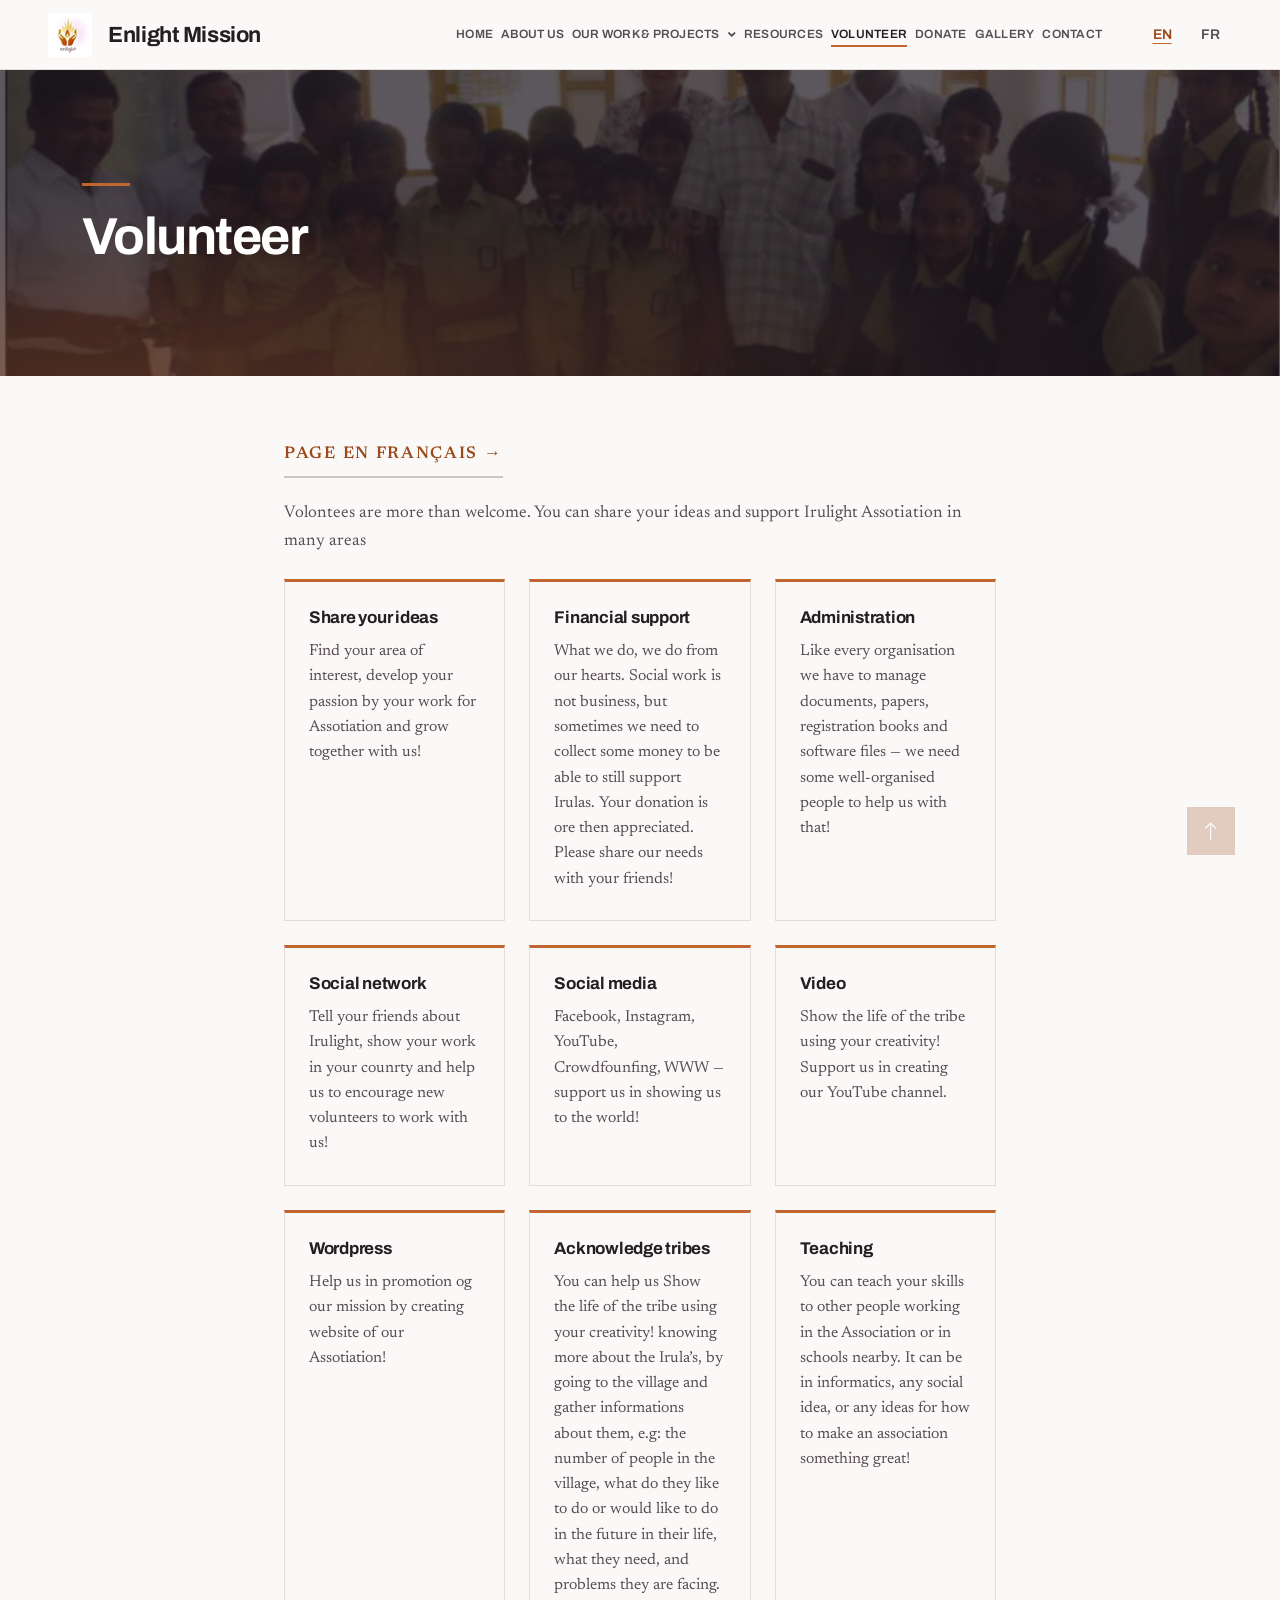
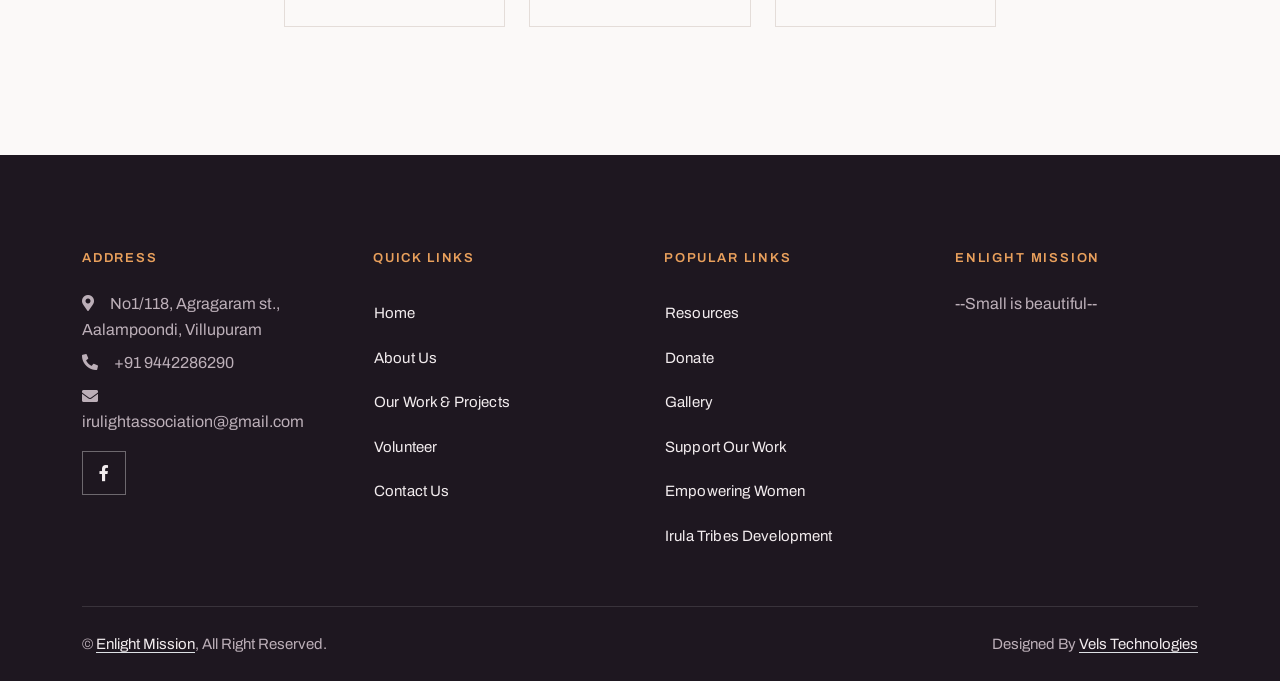
<file: volunteers.html>
<!DOCTYPE html>
<html lang="en">

<head>
  <meta charset="utf-8" />
  <title>Volunteer &ndash; Enlight Mission</title>
  <link rel="icon" href="img/logo.jpeg" type="image">
  <meta content="width=device-width, initial-scale=1.0" name="viewport" />
  <meta content="Enlight Mission, Irulight, NGO, Tamil Nadu, Irula, tribal development, women empowerment, Villupuram" name="keywords" />
  <meta content="Nine ways to support Enlight Mission as a volunteer, from teaching and administration to video, social media and fundraising." name="description" />

  <!-- Link previews (Facebook, WhatsApp, LinkedIn).
       og:image must be an absolute URL once the site has a domain:
       prefix these paths with https://your-domain/ -->
  <meta property="og:type" content="website" />
  <meta property="og:site_name" content="Enlight Mission" />
  <meta property="og:title" content="Volunteer &ndash; Enlight Mission" />
  <meta property="og:description" content="Nine ways to support Enlight Mission as a volunteer, from teaching and administration to video, social media and fundraising." />
  <meta property="og:image" content="img/thumb/gal3.JPG" />
  <meta property="og:url" content="volunteers.html" />
  <meta property="og:locale" content="en_GB" />
  <meta name="twitter:card" content="summary_large_image" />
  <link rel="alternate" hreflang="fr" href="volontaires.html" />
  <link rel="alternate" hreflang="en" href="volunteers.html" />

  <!-- Favicon -->
  <!-- <link href="img/favicon.ico" rel="icon" /> -->

  <!-- Google Web Fonts -->
  <link rel="preconnect" href="https://fonts.googleapis.com" />
  <link rel="preconnect" href="https://fonts.gstatic.com" crossorigin />
  <link
    href="https://fonts.googleapis.com/css2?family=Open+Sans:wght@400;500&family=Quicksand:wght@600;700&display=swap"
    rel="stylesheet" />
  <link
    href="https://fonts.googleapis.com/css2?family=Archivo:wght@500;600;700&family=Newsreader:ital,opsz,wght@0,6..72,400;0,6..72,500;1,6..72,400&display=swap"
    rel="stylesheet" />

  <!-- Icon Font Stylesheet -->
  <link href="https://cdnjs.cloudflare.com/ajax/libs/font-awesome/5.10.0/css/all.min.css" rel="stylesheet" />
  <link href="https://cdn.jsdelivr.net/npm/bootstrap-icons@1.4.1/font/bootstrap-icons.css" rel="stylesheet" />

  <!-- Libraries Stylesheet -->
  <link href="lib/animate/animate.min.css" rel="stylesheet" />
  <link href="lib/lightbox/css/lightbox.min.css" rel="stylesheet" />
  <link href="lib/owlcarousel/assets/owl.carousel.min.css" rel="stylesheet" />

  <!-- Customized Bootstrap Stylesheet -->
  <link href="css/bootstrap.min.css" rel="stylesheet" />

  <!-- Template Stylesheet -->
  <link href="css/style.css" rel="stylesheet" />

  <!-- Redesign layer. Loads last; remove this one line to revert. -->
  <link href="css/design.css" rel="stylesheet" />

  <!-- If scripts fail, don't leave the loading overlay covering the page -->
  <noscript>
    <style>#spinner { display: none !important; }</style>
  </noscript>
</head>

<body>
  <!-- Spinner Start -->
  <div id="spinner"
    class="show bg-white position-fixed translate-middle w-100 vh-100 top-50 start-50 d-flex align-items-center justify-content-center">
    <div class="spinner-border text-primary" style="width: 3rem; height: 3rem" role="status">
      <span class="sr-only">Loading...</span>
    </div>
  </div>
  <!-- Spinner End -->

  <script>
    // Clear the loading overlay without waiting for jQuery. If a CDN script
    // fails, main.js never runs and the overlay would otherwise cover the page.
    (function () {
      function clear() {
        var s = document.getElementById('spinner');
        if (s) { s.className = s.className.replace(/\bshow\b/, ''); }
      }
      document.addEventListener('DOMContentLoaded', clear);
      window.addEventListener('load', clear);
      setTimeout(clear, 3000);
    })();
  </script>



  <!-- Navbar Start -->
  <nav class="navbar navbar-expand-xl bg-white navbar-light sticky-top py-xl-0 px-4 px-xl-5 wow fadeIn"
    data-wow-delay="0.1s">
    <a href="index.html" class="navbar-brand p-0">
      <img class="img-fluid me-3" src="img/logo.jpeg" alt="Enlight Mission logo" />
      <span class="navbar-title m-0">Enlight Mission</span>
    </a>
    <button type="button" class="navbar-toggler" data-bs-toggle="collapse" data-bs-target="#navbarCollapse">
      <span class="navbar-toggler-icon"></span>
    </button>
    <div class="collapse navbar-collapse py-4 py-xl-0" id="navbarCollapse">
      <div class="navbar-nav ms-auto">
        <a href="index.html" class="nav-item nav-link">Home</a>
        <a href="about.html" class="nav-item nav-link">About Us</a>
        <div class="nav-item dropdown">
          <a href="projects.html" class="nav-link dropdown-toggle" data-bs-toggle="dropdown">Our Work &amp; Projects</a>
          <div class="dropdown-menu rounded-0 rounded-bottom m-0">
            <a href="projects.html" class="dropdown-item">All Projects</a>
            <a href="empowering-women.html" class="dropdown-item">Empowering and Enlightening Women</a>
            <a href="irula-tribes-development.html" class="dropdown-item">Irula Tribes Development</a>
          </div>
        </div>
        <a href="resources.html" class="nav-item nav-link">Resources</a>
        <a href="volunteers.html" class="nav-item nav-link active">Volunteer</a>
        <a href="donate.html" class="nav-item nav-link">Donate</a>
        <a href="gallery.html" class="nav-item nav-link">Gallery</a>
        <a href="contact.html" class="nav-item nav-link">Contact</a>
        <div class="lang-toggle" role="group" aria-label="Language">
          <span class="is-current" aria-current="true" lang="en">EN</span>
          <a href="volontaires.html" lang="fr">FR</a>
        </div>
      </div>
    </div>
  </nav>
  <!-- Navbar End -->
  

 <!-- Page Header Start -->
  <div
      class="container-fluid header-bg py-5 mb-5 wow fadeIn"
      data-wow-delay="0.1s"
    >
      <div class="container py-5">
        <h1 class="display-4 text-white mb-3 animated slideInDown">
            Volunteer
        </h1>
      </div>
    </div>
    <!-- Page Header End -->

  <!-- Page Content Start -->
  <div class="container-xxl py-5">
    <div class="container">
      <div class="row justify-content-center wow fadeInUp" data-wow-delay="0.1s">
        <div class="col-12 col-lg-10 page-content">
          <p class="lang-switch"><span class="text-primary me-2">#</span><a href="volontaires.html">Page en français</a></p>
          <p class="lead-in">Volontees are more  than welcome. You can share your ideas and support Irulight Assotiation in many areas</p>
          <ul class="help-grid">
            <li class="help-card">
              <h2>Share your ideas</h2>
              <p>Find your area of interest, develop your passion by your work for Assotiation and grow together with us!</p>
            </li>
            <li class="help-card">
              <h2>Financial support</h2>
              <p>What we do, we do from our hearts. Social work is not business, but sometimes we need to collect some money to be able to still support Irulas. Your donation is ore then appreciated. Please share our needs with your friends!</p>
            </li>
            <li class="help-card">
              <h2>Administration</h2>
              <p>Like every organisation we have to manage documents, papers, registration books and software files — we need some well-organised people to help us with that!</p>
            </li>
            <li class="help-card">
              <h2>Social network</h2>
              <p>Tell your friends about Irulight, show your work in your counrty and help us to encourage new volunteers to work with us!</p>
            </li>
            <li class="help-card">
              <h2>Social media</h2>
              <p>Facebook, Instagram, YouTube, Crowdfounfing, WWW — support us in showing us to the world!</p>
            </li>
            <li class="help-card">
              <h2>Video</h2>
              <p>Show the life of the tribe using your creativity! Support us in creating our YouTube channel.</p>
            </li>
            <li class="help-card">
              <h2>Wordpress</h2>
              <p>Help us in promotion og our mission by creating website of our Assotiation!</p>
            </li>
            <li class="help-card">
              <h2>Acknowledge tribes</h2>
              <p>You can help us Show the life of the tribe using your creativity! knowing more about the Irula’s, by going to the village and gather informations about them, e.g: the number of people in the village, what do they like to do or would like to do in the future in their life, what they need, and problems they are facing.</p>
            </li>
            <li class="help-card">
              <h2>Teaching</h2>
              <p>You can teach your skills to other people working in the Association or in schools nearby. It can be in informatics, any social idea, or any ideas for how to make an association something great!</p>
            </li>
          </ul>
        </div>
      </div>
    </div>
  </div>
  <!-- Page Content End -->

  <!-- Footer Start -->
  <div class="container-fluid footer bg-dark text-light footer mt-5 pt-5 wow fadeIn" data-wow-delay="0.1s">
    <div class="container py-5">
      <div class="row g-5">
        <div class="col-lg-3 col-md-6">
          <h2 class="h5 text-light mb-4">Address</h2>
          <p class="mb-2">
            <i class="fa fa-map-marker-alt me-3"></i>No1/118, Agragaram st., Aalampoondi, Villupuram
          </p>
          <p class="mb-2">
            <i class="fa fa-phone-alt me-3"></i>+91 9442286290
          </p>
          <p class="mb-2">
            <i class="fa fa-envelope me-3"></i>irulightassociation@gmail.com
          </p>
          <div class="d-flex pt-2">
            <a class="btn btn-outline-light btn-social" href="https://www.facebook.com/irulightassociation"
              target="_blank" rel="noopener" aria-label="Enlight Mission on Facebook"><i class="fab fa-facebook-f"></i></a>
          </div>
        </div>
        <div class="col-lg-3 col-md-6">
          <h2 class="h5 text-light mb-4">Quick Links</h2>
          <a class="btn btn-link" href="index.html">Home</a>
          <a class="btn btn-link" href="about.html">About Us</a>
          <a class="btn btn-link" href="projects.html">Our Work &amp; Projects</a>
          <a class="btn btn-link" href="volunteers.html">Volunteer</a>
          <a class="btn btn-link" href="contact.html">Contact Us</a>
        </div>
        <div class="col-lg-3 col-md-6">
          <h2 class="h5 text-light mb-4">Popular Links</h2>
          <a class="btn btn-link" href="resources.html">Resources</a>
          <a class="btn btn-link" href="donate.html">Donate</a>
          <a class="btn btn-link" href="gallery.html">Gallery</a>
          <a class="btn btn-link" href="donate.html">Support our work</a>
          <a class="btn btn-link" href="empowering-women.html">Empowering Women</a>
          <a class="btn btn-link" href="irula-tribes-development.html">Irula Tribes Development</a>
        </div>
        <div class="col-lg-3 col-md-6">
          <h2 class="h5 text-light mb-4">Enlight Mission</h2>
          <p>--Small is beautiful--</p>
        </div>
      </div>
    </div>
    <div class="container">
      <div class="copyright">
        <div class="row">
          <div class="col-md-6 text-center text-md-start mb-3 mb-md-0">
            &copy; <a class="border-bottom" href="index.html">Enlight Mission</a>, All
            Right Reserved.
          </div>
          <div class="col-md-6 text-center text-md-end">
            Designed By
            <a class="border-bottom" href="https://velstechnologies.in" target="_blank" rel="noopener">Vels Technologies</a>
          </div>
        </div>
      </div>
    </div>
  </div>
  <!-- Footer End -->

  <!-- Back to Top -->
    <a href="#" class="btn btn-lg btn-primary btn-lg-square back-to-top"
      ><i class="bi bi-arrow-up"></i
    ></a>

    <!-- JavaScript Libraries -->
    <script src="https://code.jquery.com/jquery-3.4.1.min.js"></script>
    <script src="https://cdn.jsdelivr.net/npm/bootstrap@5.0.0/dist/js/bootstrap.bundle.min.js"></script>
    <script src="lib/wow/wow.min.js"></script>
    <script src="lib/easing/easing.min.js"></script>
    <script src="lib/owlcarousel/owl.carousel.min.js"></script>
    <script src="lib/lightbox/js/lightbox.min.js"></script>

    <!-- Template Javascript -->
    <script src="js/main.js"></script>
  </body>
</html>
</file>
<file: css/style.css>
/********** Template CSS **********/
:root {
    /* Tint only - 2.56:1 on white, too light to sit behind or under text */
    --primary: #2EB872;
    /* Text and buttons - 5.4:1 on white, passes WCAG AA */
    --primary-strong: #127A4B;
    --primary-darker: #0E633C;
    --light: #F3F4F5;
    --dark: #282F34;
}

/* Bootstrap paints .text-primary with the light tint; anything carrying
   text uses the darker sibling instead. Same brand, one step deeper. */
.text-primary {
    color: var(--primary-strong) !important;
}

.back-to-top {
    position: fixed;
    display: none;
    right: 45px;
    bottom: 45px;
    z-index: 99;
}

@media (max-width: 575.98px) {
    .back-to-top {
        right: 20px;
        bottom: 20px;
    }
}


/*** Spinner ***/
#spinner {
    opacity: 0;
    visibility: hidden;
    transition: opacity .5s ease-out, visibility 0s linear .5s;
    z-index: 99999;
}

#spinner.show {
    transition: opacity .5s ease-out, visibility 0s linear 0s;
    visibility: visible;
    opacity: 1;
}


/*** Button ***/
.btn {
    font-weight: 500;
    transition: .5s;
}

.btn.btn-primary,
.btn.btn-secondary {
    color: #FFFFFF;
}

.btn.btn-primary {
    background-color: var(--primary-strong);
    border-color: var(--primary-strong);
}

.btn.btn-primary:hover,
.btn.btn-primary:focus,
.btn.btn-primary:active {
    color: #FFFFFF;
    background-color: var(--primary-darker);
    border-color: var(--primary-darker);
}

.btn-square {
    width: 38px;
    height: 38px;
}

.btn-sm-square {
    width: 32px;
    height: 32px;
}

.btn-lg-square {
    width: 48px;
    height: 48px;
}

.btn-square,
.btn-sm-square,
.btn-lg-square {
    padding: 0;
    display: flex;
    align-items: center;
    justify-content: center;
    font-weight: normal;
}


/*** Navbar ***/
/* Was top: -100px, which parked the header off-screen until you had
   scrolled 300px. It now stays put and only gains a shadow. */
.navbar.sticky-top {
    top: 0;
    transition: box-shadow .3s ease;
}

.navbar .navbar-brand {
    display: flex;
    align-items: center;
}

.navbar .navbar-brand img {
    max-height: 50px;
}

.navbar .dropdown-toggle::after {
    border: none;
    content: "\f107";
    font-family: "Font Awesome 5 Free";
    font-weight: 900;
    vertical-align: middle;
    margin-left: 8px;
}

.navbar .navbar-nav .nav-link {
    /* 30px did not leave room for an eighth item */
    margin-right: 18px;
    padding: 25px 0;
    font-size: 15px;
    font-weight: 500;
    text-transform: uppercase;
}

.navbar .navbar-nav .nav-link:hover,
.navbar .navbar-nav .nav-link.active {
    color: var(--primary-strong);
}

@media (max-width: 1199.98px) {
    .navbar .navbar-nav .nav-link  {
        margin-right: 0;
        /* 44px minimum touch target */
        padding: 12px 0;
    }

    .navbar .navbar-nav {
        border-top: 1px solid #EEEEEE;
    }
}

.navbar .navbar-nav .nav-link {
    color: var(--dark);
    font-weight: 500;
}

@media (min-width: 1200px) {
    .navbar .nav-item .dropdown-menu {
        display: block;
        border: none;
        margin-top: 0;
        top: 150%;
        opacity: 0;
        visibility: hidden;
        transition: .5s;
    }

    .navbar .nav-item:hover .dropdown-menu {
        top: 100%;
        visibility: visible;
        transition: .5s;
        opacity: 1;
    }
}


/*** Header ***/
/* Page headers: a dark scrim keeps the white headline readable over any photo */
.header-bg,
.header-bg1,
.header-bg3,
.header-bg4,
.header-bg5,
.header-bg6 {
    display: flex;
    align-items: center;
    min-height: 280px;
    background-position: center center;
    background-repeat: no-repeat;
    background-size: cover;
}

.header-bg .container,
.header-bg1 .container,
.header-bg3 .container,
.header-bg4 .container,
.header-bg5 .container,
.header-bg6 .container {
    width: 100%;
}

@media (min-width: 768px) {
    .header-bg,
    .header-bg1,
    .header-bg3,
    .header-bg4,
    .header-bg5,
    .header-bg6 {
        min-height: 340px;
    }
}

.header-bg {
    background-image: linear-gradient(rgba(0, 0, 0, .55), rgba(0, 0, 0, .55)), url(../img/volunteers1st.png);
}

.header-bg1 {
    background-image: linear-gradient(rgba(0, 0, 0, .55), rgba(0, 0, 0, .55)), url(../img/img_0859.png);
}

.header-bg3 {
    background-image: linear-gradient(rgba(0, 0, 0, .55), rgba(0, 0, 0, .55)), url(../img/irula-1st.png);
}

.header-bg4 {
    background-image: linear-gradient(rgba(0, 0, 0, .55), rgba(0, 0, 0, .55)), url(../img/about1st.png);
}

.header-bg5 {
    background-image: linear-gradient(rgba(0, 0, 0, .55), rgba(0, 0, 0, .55)), url(../img/event.jpg);
}

.header-bg6 {
    background-image: linear-gradient(rgba(0, 0, 0, .55), rgba(0, 0, 0, .55)), url(../img/house6.JPG);
}
.btn-play {
    position: relative;
    display: block;
    box-sizing: content-box;
    width: 16px;
    height: 26px;
    border-radius: 100%;
    border: none;
    outline: none !important;
    padding: 18px 20px 20px 28px;
    background: #FFFFFF;
}

.btn-play:before {
    content: "";
    position: absolute;
    z-index: 0;
    left: 50%;
    top: 50%;
    transform: translateX(-50%) translateY(-50%);
    display: block;
    width: 60px;
    height: 60px;
    background: #FFFFFF;
    border-radius: 100%;
    animation: pulse-border 1500ms ease-out infinite;
}

.btn-play:after {
    content: "";
    position: absolute;
    z-index: 1;
    left: 50%;
    top: 50%;
    transform: translateX(-50%) translateY(-50%);
    display: block;
    width: 60px;
    height: 60px;
    background: #FFFFFF;
    border-radius: 100%;
    transition: all 200ms;
}

.btn-play span {
    display: block;
    position: relative;
    z-index: 3;
    width: 0;
    height: 0;
    left: -1px;
    border-left: 16px solid var(--primary);
    border-top: 11px solid transparent;
    border-bottom: 11px solid transparent;
}

@keyframes pulse-border {
    0% {
        transform: translateX(-50%) translateY(-50%) translateZ(0) scale(1);
        opacity: 1;
    }

    100% {
        transform: translateX(-50%) translateY(-50%) translateZ(0) scale(2);
        opacity: 0;
    }
}

.modal-video .modal-dialog {
    position: relative;
    max-width: 800px;
    margin: 60px auto 0 auto;
}

.modal-video .modal-body {
    position: relative;
    padding: 0px;
}

.modal-video .close {
    position: absolute;
    width: 30px;
    height: 30px;
    right: 0px;
    top: -30px;
    z-index: 999;
    font-size: 30px;
    font-weight: normal;
    color: #FFFFFF;
    background: #000000;
    opacity: 1;
}

.header-carousel .owl-nav {
    position: absolute;
    width: calc(100% - 30px);
    max-width: 300px;
    height: 40px;
    bottom: 70px;
    left: 50%;
    transform: translateX(-50%);
    display: flex;
    justify-content: space-between;
    pointer-events: none;
}

.header-carousel .owl-nav .owl-prev,
.header-carousel .owl-nav .owl-next {
    pointer-events: auto;
}

@media (min-width: 768px) {
    .header-carousel .owl-nav {
        width: 380px;
        max-width: 380px;
        bottom: 28px;
    }
}

.header-carousel .owl-nav .owl-prev,
.header-carousel .owl-nav .owl-next {
    width: 40px;
    height: 40px;
    display: flex;
    align-items: center;
    justify-content: center;
    color: #FFFFFF;
    background: transparent;
    border: 1px solid #FFFFFF;
    font-size: 22px;
    transition: .5s;
}

.header-carousel .owl-nav .owl-prev:hover,
.header-carousel .owl-nav .owl-next:hover {
    background: var(--primary);
    border-color: var(--primary);
}

.header-carousel .owl-dots {
    position: absolute;
    height: 45px;
    bottom: 10px;
    left: 50%;
    transform: translateX(-50%);
    display: flex;
    align-items: center;
    justify-content: center;
    flex-wrap: wrap;
    max-width: 100%;
}

@media (min-width: 768px) {
    .header-carousel .owl-dots {
        bottom: 30px;
    }
}

.header-carousel .owl-dot {
    position: relative;
    display: inline-block;
    margin: 0 5px;
    width: 13px;
    height: 13px;
    background: transparent;
    border: 1px solid #FFFFFF;
    transition: .5s;
}

.header-carousel .owl-dot::after {
    position: absolute;
    content: "";
    width: 5px;
    height: 5px;
    top: 3px;
    left: 3px;
    background: #FFFFFF;
    border-radius: 5px;
}

.header-carousel .owl-dot.active {
    background: var(--primary);
    border-color: var(--primary);
}

.breadcrumb-item + .breadcrumb-item::before {
    color: var(--light);
}


/*** Img Border ***/
.img-border {
    position: relative;
    height: 100%;
    min-height: 400px;
}

.img-border::before {
    position: absolute;
    content: "";
    top: 0;
    left: 0;
    right: 3rem;
    bottom: 3rem;
    border: 5px solid var(--primary);
}

.img-border img {
    position: absolute;
    top: 3rem;
    left: 3rem;
    width: calc(100% - 3rem);
    height: calc(100% - 3rem);
    object-fit: cover;
}


/*** Facts & Visiting Hours ***/
.facts {
    background: linear-gradient(rgba(0, 0, 0, .7), rgba(0, 0, 0, .7)), url(../img/bg-1.jpg) center center no-repeat;
    background-size: cover;
}

.visiting-hours {
    background: linear-gradient(rgba(0, 0, 0, .7), rgba(0, 0, 0, .7)), url(../img/bg-2.jpg) center center no-repeat;
    background-size: cover;
}

.visiting-hours .list-group-item {
    display: flex;
    justify-content: space-between;
    color: var(--light);
    background: rgba(0, 0, 0, .15);
    border-color: rgba(255, 255, 255, .15);
}

.visiting-hours .table {
    color: var(--light);
    background: rgba(0, 0, 0, .15);
}

.visiting-hours .table td {
    padding: .5rem 1rem;
    border-color: rgba(255, 255, 255, .15);
}

.visiting-hours .table tr:last-child td {
    border: none;
}


/*** Animal ***/
.animal-item {
    position: relative;
    display: block;
}

.animal-item .animal-text {
    position: absolute;
    width: 100%;
    height: 100%;
    top: 0;
    left: 0;
    background: rgba(0, 0, 0, .7);
    display: flex;
    flex-direction: column;
    justify-content: flex-end;
    padding-bottom: 100px !important;
    opacity: 0;
    transition: .5s;
}

.animal-item:hover .animal-text {
    opacity: 1;
    padding-bottom: 20px !important;
}


/*** Membership ***/
.membership-item {
    padding: 45px 30px;
    color: #FFFFFF;
    background: rgba(0, 0, 0, .7);
}

.membership-item img {
    position: absolute;
    top: 0;
    left: 0;
    width: 100%;
    height: 100%;
    object-fit: cover;
    z-index: -1;
}

.membership-item .display-1 {
    color: transparent;
    -webkit-text-stroke: 2px var(--primary);
}


/*** Testimonial ***/
.testimonial-carousel::before {
    position: absolute;
    content: "";
    top: 0;
    left: 0;
    height: 100%;
    width: 0;
    background: linear-gradient(to right, rgba(255, 255, 255, 1) 0%, rgba(255, 255, 255, 0) 100%);
    z-index: 1;
}

.testimonial-carousel::after {
    position: absolute;
    content: "";
    top: 0;
    right: 0;
    height: 100%;
    width: 0;
    background: linear-gradient(to left, rgba(255, 255, 255, 1) 0%, rgba(255, 255, 255, 0) 100%);
    z-index: 1;
}

@media (min-width: 768px) {
    .testimonial-carousel::before,
    .testimonial-carousel::after {
        width: 200px;
    }
}

@media (min-width: 992px) {
    .testimonial-carousel::before,
    .testimonial-carousel::after {
        width: 300px;
    }
}

.testimonial-carousel .owl-item .testimonial-text {
    background: var(--light);
    transform: scale(.8);
    transition: .5s;
}

.testimonial-carousel .owl-item.center .testimonial-text {
    background: var(--primary);
    transform: scale(1);
}

.testimonial-carousel .owl-item .testimonial-text *,
.testimonial-carousel .owl-item .testimonial-item img {
    transition: .5s;
}

.testimonial-carousel .owl-item.center .testimonial-text * {
    color: var(--light) !important;
}

.testimonial-carousel .owl-item.center .testimonial-item img {
    border-color: var(--primary) !important;
} 

.testimonial-carousel .owl-nav {
    position: absolute;
    width: 350px;
    top: 15px;
    left: 50%;
    transform: translateX(-50%);
    display: flex;
    justify-content: space-between;
    opacity: 0;
    transition: .5s;
    z-index: 1;
}

.testimonial-carousel:hover .owl-nav {
    width: 300px;
    opacity: 1;
}

.testimonial-carousel .owl-nav .owl-prev,
.testimonial-carousel .owl-nav .owl-next {
    position: relative;
    color: var(--primary);
    font-size: 45px;
    transition: .5s;
}

.testimonial-carousel .owl-nav .owl-prev:hover,
.testimonial-carousel .owl-nav .owl-next:hover {
    color: var(--dark);
}


/*** Footer ***/
.footer {
    background: linear-gradient(rgba(0, 0, 0, .7), rgba(0, 0, 0, .7)), url(../img/common.png) center center no-repeat;
    background-size: cover;
}

.footer .btn.btn-social {
    margin-right: 8px;
    /* 44px minimum touch target */
    width: 44px;
    height: 44px;
    display: flex;
    align-items: center;
    justify-content: center;
    color: var(--light);
    border: 1px solid #FFFFFF;
    transition: .3s;
}

.footer .btn.btn-social:hover {
    color: var(--primary);
}

.footer .btn.btn-link {
    display: block;
    margin-bottom: 0;
    /* padding-block lifts the hit area to 44px without moving the text */
    padding: 10px 0;
    text-align: left;
    color: #FFFFFF;
    font-size: 15px;
    font-weight: normal;
    text-transform: capitalize;
    transition: .3s;
}

.footer .btn.btn-link::before {
    position: relative;
    content: "\f105";
    font-family: "Font Awesome 5 Free";
    font-weight: 900;
    margin-right: 10px;
}

.footer .btn.btn-link:hover {
    color: var(--primary);
    letter-spacing: 1px;
    box-shadow: none;
}

.footer .copyright {
    padding: 25px 0;
    font-size: 15px;
    border-top: 1px solid rgba(256, 256, 256, .1);
}

.footer .copyright a {
    color: var(--light);
}

.footer .copyright a:hover {
    color: var(--primary);
}

.contact-form1 {
    text-align: center;
    background-color: #282F34;
    color: #EEEEEE;
    padding: 40px 20px;
}

.contact-form1 p {
    max-width: 720px;
    margin: 0 auto;
}

.contact-form1 h2 {
    color: var(--primary);
}

/* Was pure red - 4:1 on white, and red reads as an error state.
   The logo mark carries the colour instead. */
.contact-image1 h2 {
    color: var(--dark);
    padding-top: 30px;
}

.contact-image1{
    text-align: center;
}


.send-button button.form-control {
    width: 100%;
    height: auto;
    padding: 12px 20px;
    border: none;
    border-radius: 10px;
    color: #FFFFFF;
    font-weight: 600;
    background-color: var(--primary-strong);
    box-shadow: 0 4px 12px rgba(0, 0, 0, .25);
    transition: .3s;
}

.send-button button.form-control:hover,
.send-button button.form-control:focus {
    color: #FFFFFF;
    background-color: var(--primary-darker);
}

/*** Contact details table (scoped so it can't override Bootstrap's global .table) ***/
.tableNew {
    max-width: 960px;
    margin: 0 auto;
    padding: 0 20px;
    overflow-x: auto;
    -webkit-overflow-scrolling: touch;
}

.tableNew .table {
    width: 100%;
    margin-bottom: 0;
    border: 3px solid var(--primary);
    vertical-align: middle;
}

.tableNew .table td {
    padding: 12px 16px;
    word-break: break-word;
}

.tableNew .table tr td:first-child {
    width: 34%;
    min-width: 130px;
    font-weight: 600;
    color: var(--dark);
}

@media (max-width: 575.98px) {
    .tableNew .table td {
        padding: 10px 12px;
        font-size: 14px;
    }
}




/*** Content pages: readable measure, responsive media ***/
.page-content {
    max-width: 900px;
}

.page-content p,
.page-content h3 {
    text-align: left;
}

.page-content h3 {
    margin-top: 2rem;
    margin-bottom: .75rem;
    color: var(--dark);
}

/* Every inline image stays inside its column instead of forcing a sideways scroll */
.page-content img,
.content-img {
    display: block;
    max-width: 100%;
    height: auto;
    margin: 0 auto 1.5rem auto;
}

.lang-switch {
    margin-bottom: 1.5rem;
    font-weight: 500;
}


/*** Gallery grid ***/
.gallery-grid {
    display: grid;
    grid-template-columns: repeat(1, 1fr);
    gap: 12px;
}

@media (min-width: 576px) {
    .gallery-grid {
        grid-template-columns: repeat(2, 1fr);
    }
}

@media (min-width: 992px) {
    .gallery-grid {
        grid-template-columns: repeat(3, 1fr);
        gap: 16px;
    }
}

@media (min-width: 1200px) {
    .gallery-grid {
        grid-template-columns: repeat(4, 1fr);
    }
}

.gallery-grid img {
    display: block;
    width: 100%;
    aspect-ratio: 4 / 3;
    object-fit: cover;
    background: var(--light);
    border-radius: 4px;
    transition: transform .35s ease, box-shadow .35s ease;
}

.gallery-grid img:hover {
    transform: scale(1.02);
    box-shadow: 0 8px 20px rgba(0, 0, 0, .18);
}


/*** Project galleries ***/
.project-section {
    margin-bottom: 3rem;
}

.project-section h2 {
    margin-bottom: 1.5rem;
    padding-bottom: .5rem;
    border-bottom: 2px solid var(--primary);
    font-size: calc(1.3rem + .9vw);
}

.project-section img {
    display: block;
    width: 100%;
    aspect-ratio: 4 / 3;
    object-fit: cover;
    background: var(--light);
    border-radius: 4px;
}


/*** Navbar brand keeps its baseline on small screens ***/
.navbar .navbar-brand h1 {
    font-size: 1.5rem;
    line-height: 1.2;
}

@media (min-width: 768px) {
    .navbar .navbar-brand h1 {
        font-size: 1.75rem;
    }
}

@media (max-width: 1199.98px) {
    .navbar .navbar-nav .dropdown-menu {
        border: none;
        padding-left: 1rem;
    }
}


/*** Visible keyboard focus ***/
a:focus-visible,
button:focus-visible,
input:focus-visible,
textarea:focus-visible,
.btn:focus-visible {
    outline: 3px solid var(--primary-strong);
    outline-offset: 2px;
}


/*** Contact form ***/
.contact .form-label {
    font-weight: 500;
}

.contact h2 {
    font-size: calc(1.15rem + .6vw);
    line-height: 1.4;
}


/*** Home carousel: every slide keeps the same frame so the page never jumps ***/
.header-carousel .owl-carousel-item img {
    width: 100%;
    height: 100%;
    object-fit: cover;
}

.header-carousel .owl-carousel-item {
    height: 45vh;
    min-height: 260px;
}

@media (min-width: 768px) {
    .header-carousel .owl-carousel-item {
        height: 60vh;
        min-height: 380px;
    }
}

@media (min-width: 1200px) {
    .header-carousel .owl-carousel-item {
        height: 70vh;
        max-height: 640px;
    }
}


/*** Wordmark ***/
/* Was <h1 class="text-danger"> - a second h1 on every page, in a red that
   matches neither the amber/violet logo nor the green accent. */
.navbar .navbar-brand .navbar-title {
    font-family: 'Quicksand', sans-serif;
    font-size: 1.5rem;
    font-weight: 700;
    line-height: 1.2;
    color: var(--dark);
}

@media (min-width: 768px) {
    .navbar .navbar-brand .navbar-title {
        font-size: 1.75rem;
    }
}


/*** Contact page banner ***/
.contact-form1 h1 {
    font-size: calc(1.4rem + 1.2vw);
    color: var(--primary);
    margin-bottom: .5rem;
}


/*** Content transcribed out of image panels ***/

.lead-in {
    font-size: 1.15rem;
    line-height: 1.55;
    color: var(--dark);
    margin-bottom: 2rem;
}

.outcome {
    margin-top: 2.5rem;
    padding: 1.25rem 1.5rem;
    background: rgba(46, 184, 114, .1);
    border-left: 4px solid var(--primary-strong);
    font-size: 1.05rem;
    color: var(--dark);
}

/* Volunteers - "you can help in these areas" */
.help-grid {
    list-style: none;
    margin: 0 0 1rem;
    padding: 0;
    display: grid;
    grid-template-columns: 1fr;
    gap: 1.25rem;
}

@media (min-width: 576px) {
    .help-grid { grid-template-columns: repeat(2, 1fr); }
}

@media (min-width: 992px) {
    .help-grid { grid-template-columns: repeat(3, 1fr); }
}

.help-card {
    padding: 1.35rem 1.4rem;
    background: var(--light);
    border-top: 3px solid var(--primary-strong);
}

.help-card p {
    margin: 0;
    font-size: .9375rem;
    line-height: 1.6;
}

/* Irula key facts / history - text beside its photograph */
.fact-panel {
    display: grid;
    grid-template-columns: 1fr;
    gap: 1.5rem;
    margin-bottom: 3rem;
    align-items: start;
}

@media (min-width: 768px) {
    .fact-panel { grid-template-columns: 300px 1fr; gap: 2rem; }
    .fact-panel.reversed { grid-template-columns: 1fr 300px; }
    .fact-panel.reversed .fact-photo { order: 2; }
    .fact-panel.reversed .fact-body { order: 1; }
}

.fact-photo { margin: 0; }

.fact-photo img {
    display: block;
    width: 100%;
    height: auto;
    background: var(--light);
}

.fact-body h2 {
    margin: 0 0 1rem;
    padding-bottom: .5rem;
    font-size: calc(1.2rem + .5vw);
    color: var(--dark);
    border-bottom: 2px solid var(--primary-strong);
}

.fact-body p { margin-bottom: 1rem; }
.fact-body p:last-child { margin-bottom: 0; }

/* Main problems of the tribe */
.problems { margin-bottom: 2rem; }

.problems h2 {
    margin: 0 0 1.25rem;
    padding-bottom: .5rem;
    font-size: calc(1.2rem + .5vw);
    color: var(--dark);
    border-bottom: 2px solid var(--primary-strong);
}

.problems dl { margin: 0; }

.problems dt {
    font-weight: 700;
    color: var(--dark);
    margin-top: 1.1rem;
}

.problems dt:first-child { margin-top: 0; }

.problems dd {
    margin: .2rem 0 0;
    padding-left: 0;
}

@media (min-width: 768px) {
    .problems dl {
        display: grid;
        grid-template-columns: 12rem 1fr;
        column-gap: 1.5rem;
    }
    .problems dt { margin-top: 0; padding-top: .9rem; }
    .problems dd { padding-top: .9rem; border-top: 1px solid #E4E7E4; }
    .problems dt { border-top: 1px solid #E4E7E4; }
    .problems dt:first-of-type,
    .problems dt:first-of-type + dd { border-top: none; padding-top: 0; }
}

/* Who are we - the team */
.team { margin: 2.5rem 0; }

.team h2 {
    margin: 0 0 1.25rem;
    font-size: calc(1.2rem + .5vw);
    color: var(--dark);
}

.team-list {
    list-style: none;
    margin: 0 0 1.25rem;
    padding: 0;
    display: grid;
    grid-template-columns: 1fr;
    gap: .75rem;
}

@media (min-width: 576px) {
    .team-list { grid-template-columns: repeat(3, 1fr); }
}

.team-list li {
    padding: 1.1rem 1.25rem;
    background: var(--light);
    border-left: 3px solid var(--primary-strong);
}

.team-name {
    display: block;
    font-weight: 700;
    color: var(--dark);
    font-size: 1.05rem;
}

.team-role {
    display: block;
    font-size: .875rem;
    color: #55606B;
}

.team-vols { margin: 0; font-size: .9375rem; }

.team-vols-label { font-weight: 600; color: var(--dark); }


/*** Home page ***/
.section-eyebrow {
    font-weight: 500;
    letter-spacing: .02em;
    margin-bottom: .75rem;
}

.section-heading {
    font-size: calc(1.3rem + .8vw);
    color: var(--dark);
    margin-bottom: 2rem;
}

/* What we have achieved */
.impact-grid {
    list-style: none;
    margin: 0;
    padding: 0;
    display: grid;
    grid-template-columns: repeat(2, 1fr);
    gap: 1px;
    background: #E4E7E4;
    border: 1px solid #E4E7E4;
}

@media (min-width: 768px) {
    .impact-grid { grid-template-columns: repeat(4, 1fr); }
}

.impact-grid li {
    background: #FFFFFF;
    padding: 1.75rem 1.25rem;
    text-align: center;
}

.impact-n {
    display: block;
    font-family: 'Quicksand', sans-serif;
    font-size: calc(1.75rem + 1.2vw);
    font-weight: 700;
    line-height: 1;
    color: var(--primary-strong);
    margin-bottom: .5rem;
}

.impact-l {
    display: block;
    font-size: .9375rem;
    line-height: 1.45;
}

/* What we do */
.programme-card {
    display: flex;
    flex-direction: column;
    height: 100%;
    background: var(--light);
    text-decoration: none;
    color: inherit;
    overflow: hidden;
    transition: transform .3s ease, box-shadow .3s ease;
}

.programme-card:hover,
.programme-card:focus-visible {
    transform: translateY(-4px);
    box-shadow: 0 10px 26px rgba(0, 0, 0, .14);
}

.programme-card img {
    display: block;
    width: 100%;
    aspect-ratio: 16 / 9;
    object-fit: cover;
}

.programme-body {
    display: block;
    padding: 1.25rem 1.4rem 1.5rem;
}

.programme-title {
    display: block;
    font-family: 'Quicksand', sans-serif;
    font-size: 1.15rem;
    font-weight: 700;
    color: var(--dark);
    margin-bottom: .4rem;
}

.programme-card:hover .programme-title,
.programme-card:focus-visible .programme-title {
    color: var(--primary-strong);
}

.programme-text {
    display: block;
    font-size: .9375rem;
    line-height: 1.6;
}

/* Call to action */
.cta-band {
    background: var(--dark);
    color: var(--light);
}

.cta-band h2 {
    color: #FFFFFF;
    font-size: calc(1.3rem + .8vw);
}

.cta-band p {
    max-width: 42rem;
    margin-inline: auto;
}

.cta-actions {
    display: flex;
    flex-wrap: wrap;
    gap: 1rem;
    justify-content: center;
}

.btn-outline-cta {
    color: #FFFFFF;
    border: 1px solid rgba(255, 255, 255, .55);
    background: transparent;
    transition: .3s;
}

.btn-outline-cta:hover,
.btn-outline-cta:focus {
    color: var(--dark);
    background: #FFFFFF;
    border-color: #FFFFFF;
}


/*** Gallery and project tiles are now lightbox links ***/
.gallery-grid a,
.project-section a {
    display: block;
    position: relative;
    overflow: hidden;
}

.gallery-grid a::after,
.project-section a::after {
    content: "\f00e";
    font-family: "Font Awesome 5 Free";
    font-weight: 900;
    position: absolute;
    inset: 0;
    display: flex;
    align-items: center;
    justify-content: center;
    font-size: 1.5rem;
    color: #FFFFFF;
    background: rgba(18, 122, 75, .55);
    opacity: 0;
    transition: opacity .3s ease;
}

.gallery-grid a:hover::after,
.gallery-grid a:focus-visible::after,
.project-section a:hover::after,
.project-section a:focus-visible::after {
    opacity: 1;
}

.project-blurb {
    max-width: 46rem;
    margin-top: -.5rem;
    margin-bottom: 1.5rem;
}

@media (prefers-reduced-motion: reduce) {
    .gallery-grid img,
    .programme-card {
        transition: none;
    }
    .gallery-grid img:hover {
        transform: none;
    }
    .programme-card:hover {
        transform: none;
    }
}


/* "Ways to help" cards are page sections; keep the compact card size */
.help-card h2 {
    margin: 0 0 .6rem;
    font-size: 1.05rem;
    line-height: 1.3;
    color: var(--dark);
}


/*** Type scale and vertical rhythm ***/
/* Five steps. Headings use only these, so sizes relate to each other
   instead of landing wherever Bootstrap's defaults happened to fall. */
:root {
    --step--1: .875rem;
    --step-0:  1rem;
    --step-1:  1.125rem;
    --step-2:  1.375rem;
    --step-3:  clamp(1.5rem, 1.15rem + 1.2vw, 2rem);
    --step-4:  clamp(1.9rem, 1.35rem + 2.2vw, 3rem);

    /* One section-spacing value, used everywhere */
    --section-y: clamp(3rem, 5vw, 4.5rem);
}

body {
    font-size: var(--step-0);
    /* was 1.5 - too tight for the multi-paragraph Activities pages */
    line-height: 1.65;
}

h1, h2, h3, h4, h5, h6,
.display-1, .display-2, .display-3, .display-4, .display-5 {
    text-wrap: balance;
}

.display-4 { font-size: var(--step-4); }
.display-5 { font-size: var(--step-4); }

.page-content h2,
.fact-body h2,
.problems h2,
.team h2,
.section-heading,
.project-section h2 {
    font-size: var(--step-3);
}

.help-card h2,
.programme-title {
    font-size: var(--step-1);
}

.lead-in {
    font-size: var(--step-1);
}

.footer h2.h5 {
    font-size: var(--step-1);
}

/* Bootstrap's spacing utilities carry !important, so the shared section
   rhythm has to match that weight to apply. */
.container-xxl.py-5 {
    padding-top: var(--section-y) !important;
    padding-bottom: var(--section-y) !important;
}

.container-xxl.pb-5 {
    padding-bottom: var(--section-y) !important;
}


/*** Carousel pause / play ***/
.carousel-toggle {
    position: absolute;
    right: 16px;
    bottom: 16px;
    z-index: 3;
    width: 44px;
    height: 44px;
    display: flex;
    align-items: center;
    justify-content: center;
    font-size: 1.1rem;
    color: #FFFFFF;
    background: rgba(0, 0, 0, .5);
    border: 1px solid rgba(255, 255, 255, .7);
    transition: background .3s ease;
}

.carousel-toggle:hover,
.carousel-toggle:focus-visible {
    background: var(--primary-strong);
}

.container-fluid.bg-success.p-0 {
    position: relative;
}


/*** Language toggle ***/
.lang-toggle {
    display: flex;
    align-items: center;
    gap: .25rem;
    margin-left: 30px;
    font-size: 14px;
    font-weight: 600;
}

.lang-toggle a,
.lang-toggle span {
    display: flex;
    align-items: center;
    justify-content: center;
    min-width: 44px;
    min-height: 44px;
    padding: 0 .4rem;
    text-decoration: none;
    color: var(--dark);
}

.lang-toggle a:hover {
    color: var(--primary-strong);
}

.lang-toggle .is-current {
    color: var(--primary-strong);
    text-decoration: underline;
    text-underline-offset: 4px;
}

@media (max-width: 1199.98px) {
    .lang-toggle {
        margin-left: 0;
        border-top: 1px solid #EEEEEE;
        padding-top: .5rem;
    }
    .lang-toggle a,
    .lang-toggle span {
        justify-content: flex-start;
        padding-left: 0;
    }
}


/*** Contact page: reaching us vs. supporting us ***/
.contact-panels {
    max-width: 1100px;
    margin: 0 auto;
    padding: 0 20px;
    display: grid;
    grid-template-columns: 1fr;
    gap: 2.5rem;
}

@media (min-width: 992px) {
    .contact-panels {
        grid-template-columns: 1fr 1fr;
        gap: 2rem;
    }
}

.contact-panel h2 {
    font-size: var(--step-2);
    color: var(--dark);
    margin-bottom: .75rem;
    padding-bottom: .5rem;
    border-bottom: 2px solid var(--primary-strong);
}

.contact-panel .panel-note {
    font-size: var(--step--1);
    margin-bottom: 1rem;
}

.contact-panel .tableNew {
    padding: 0;
    max-width: none;
}

.contact-panel .table a {
    color: var(--primary-strong);
}


/*** Remaining touch targets ***/
/* Hamburger was 56x40 */
.navbar-toggler {
    min-width: 48px;
    min-height: 48px;
}

/* Contact table links: grow the hit area to fill the cell without
   changing the row height. */
.contact-panel .table a {
    display: block;
    padding-block: 13px;
    margin-block: -13px;
}

/* Page headers for the Resources and Donate pages */
.header-bg7,
.header-bg8 {
    display: flex;
    align-items: center;
    min-height: 280px;
    background-position: center center;
    background-repeat: no-repeat;
    background-size: cover;
}

.header-bg7 .container,
.header-bg8 .container {
    width: 100%;
}

@media (min-width: 768px) {
    .header-bg7,
    .header-bg8 {
        min-height: 340px;
    }
}

.header-bg7 {
    background-image: linear-gradient(rgba(0, 0, 0, .55), rgba(0, 0, 0, .55)), url(../img/index/img9.jpg);
}

.header-bg8 {
    background-image: linear-gradient(rgba(0, 0, 0, .55), rgba(0, 0, 0, .55)), url(../img/index/img8.jpg);
}
</file>
<file: css/design.css>
/* ==========================================================================
   Enlight Mission - redesign layer
   Loads after style.css. Remove the <link> in each page's <head> to revert.

   Direction: the organisation's own thesis is light against darkness.
   "Irula" means darkness / night in Tamil; the logo is a flame held in two
   hands; their own words are "enlight darkness of poverty". So: warm light
   emerging from a dark ground, with the photographs carrying the hero.

   Colour comes from the logo mark - amber hands, violet wordmark - not from
   the Bootstrap template's default green.
   ========================================================================== */

:root {
    /* --- from the logo --- */
    --flame:       #C1662F;   /* amber, large text and decoration - 4.03:1 on ground */
    --flame-deep:  #9A4A1C;   /* amber for body-size text - 6.2:1 on ground */
    --flame-lit:   #E9A05C;   /* amber on dark grounds */
    --violet:      #7B4B8A;   /* wordmark violet, interactive - 6.5:1 on ground */
    --violet-deep: #5E3569;
    --violet-lit:  #C9A5D3;

    /* --- grounds --- */
    --ground:      #FBF9F8;   /* barely-warm white, not cream */
    --raised:      #F4F0ED;
    --night:       #1E1720;   /* warm violet-black */
    --night-2:     #2C222E;

    /* --- ink --- */
    --ink:         #241E22;
    --ink-2:       #574C53;
    --ink-3:       #7C6F77;
    --on-night:    #F2ECEE;
    --on-night-2:  #BCAFB8;

    --hairline:    #E4DDD9;
    --hairline-2:  #CFC5C0;

    --font-display: 'Archivo', 'Segoe UI', system-ui, sans-serif;
    --font-prose:   'Newsreader', Georgia, 'Times New Roman', serif;

    /* Remap the old green tokens onto the new palette. style.css references
       these in 36 places; redefining them here flips all of them at once
       rather than overriding each rule individually. */
    --primary:        var(--flame);
    --primary-strong: var(--flame-deep);
    --primary-darker: #7E3B14;
    --light:          var(--raised);
    --dark:           var(--ink);
}


/* --------------------------------------------------------------------------
   Base
   -------------------------------------------------------------------------- */

body {
    background: var(--ground);
    color: var(--ink-2);
    font-family: var(--font-display);
    font-size: 1rem;
    line-height: 1.6;
}

h1, h2, h3, h4, h5, h6,
.display-1, .display-2, .display-3, .display-4, .display-5 {
    font-family: var(--font-display);
    color: var(--ink);
    font-weight: 600;
    letter-spacing: -0.015em;
}

a { color: var(--violet); }
a:hover { color: var(--violet-deep); }

.text-primary { color: var(--flame-deep) !important; }

::selection { background: var(--flame); color: #FFFFFF; }

a:focus-visible,
button:focus-visible,
input:focus-visible,
textarea:focus-visible,
.btn:focus-visible {
    outline: 3px solid var(--violet);
    outline-offset: 2px;
}


/* Long-form prose gets a reading face. The Activities pages carry real
   essays; the rest of the site stays on the display sans. */
.page-content p,
.page-content dd,
.fact-body p,
.problems dd,
.lead-in {
    font-family: var(--font-prose);
    font-size: 1.0625rem;
    line-height: 1.7;
    color: var(--ink-2);
}


/* --------------------------------------------------------------------------
   Buttons
   -------------------------------------------------------------------------- */

.btn {
    border-radius: 0;
    font-family: var(--font-display);
    font-weight: 600;
    letter-spacing: .01em;
}

.btn.btn-primary,
.btn.btn-primary:hover,
.btn.btn-primary:focus,
.btn.btn-primary:active {
    color: #FFFFFF;
    background-color: var(--flame-deep);
    border-color: var(--flame-deep);
}

.btn.btn-primary:hover,
.btn.btn-primary:focus {
    background-color: #7E3B14;
    border-color: #7E3B14;
}

.back-to-top.btn-primary {
    border-radius: 0;
}


/* --------------------------------------------------------------------------
   Navbar
   -------------------------------------------------------------------------- */

.navbar.bg-white {
    background: var(--ground) !important;
    border-bottom: 1px solid var(--hairline);
}

.navbar.sticky-top.shadow-sm {
    box-shadow: 0 2px 16px rgba(36, 30, 34, .10) !important;
}

.navbar .navbar-brand .navbar-title {
    font-family: var(--font-display);
    font-weight: 700;
    letter-spacing: -0.02em;
    color: var(--ink);
}

.navbar .navbar-nav .nav-link {
    font-family: var(--font-display);
    font-weight: 600;
    font-size: 13px;
    letter-spacing: .06em;
    color: var(--ink-2);
    position: relative;
}

.navbar .navbar-nav .nav-link:hover,
.navbar .navbar-nav .nav-link.active {
    color: var(--ink);
}

/* An amber underline marks the current page instead of a colour change alone */
@media (min-width: 1200px) {
    .navbar .navbar-nav .nav-link.active::after {
        content: "";
        position: absolute;
        left: 0;
        right: 0;
        bottom: 22px;
        height: 2px;
        background: var(--flame);
    }
}

.navbar .dropdown-menu {
    border: 1px solid var(--hairline);
    border-radius: 0;
    box-shadow: 0 12px 28px rgba(36, 30, 34, .12);
}

.navbar .dropdown-item:hover,
.navbar .dropdown-item:focus {
    background: var(--raised);
    color: var(--flame-deep);
}

.lang-toggle a { color: var(--ink-2); }
.lang-toggle a:hover { color: var(--flame-deep); }
.lang-toggle .is-current {
    color: var(--flame-deep);
    text-decoration-color: var(--flame);
}


/* --------------------------------------------------------------------------
   Hero - the photographs carry it
   -------------------------------------------------------------------------- */

.hero {
    position: relative;
    display: flex;
    align-items: flex-end;
    min-height: clamp(30rem, 76vh, 46rem);
    background: var(--night);
    overflow: hidden;
}

.hero-media {
    position: absolute;
    inset: 0;
    z-index: 0;
}

.hero-media .owl-carousel,
.hero-media .owl-stage-outer,
.hero-media .owl-stage,
.hero-media .owl-item {
    height: 100%;
}

.hero-media .owl-carousel-item {
    height: 100%;
    min-height: 0;
}

.hero-media .owl-carousel-item img {
    width: 100%;
    height: 100%;
    object-fit: cover;
}

/* Two scrims: a vertical one so the text has a ground, and a warm violet
   wash so the photographs sit in the palette rather than beside it. */
.hero-media::after {
    content: "";
    position: absolute;
    inset: 0;
    pointer-events: none;
    background:
        linear-gradient(to top, rgba(30, 23, 32, .94) 0%, rgba(30, 23, 32, .72) 38%, rgba(30, 23, 32, .30) 70%, rgba(30, 23, 32, .45) 100%),
        radial-gradient(120% 80% at 12% 100%, rgba(193, 102, 47, .34) 0%, rgba(193, 102, 47, 0) 60%);
}

.hero-content {
    position: relative;
    z-index: 2;
    width: 100%;
    padding-top: 5rem;
    padding-bottom: 4.5rem;
}

.hero-eyebrow {
    display: inline-flex;
    align-items: center;
    gap: .6rem;
    font-size: .75rem;
    font-weight: 600;
    letter-spacing: .16em;
    text-transform: uppercase;
    color: var(--flame-lit);
    margin-bottom: 1.25rem;
}

.hero-eyebrow::before {
    content: "";
    width: 2rem;
    height: 2px;
    background: var(--flame);
}

.hero h1 {
    max-width: 18ch;
    margin-bottom: 1.25rem;
    font-size: clamp(2.1rem, 1.2rem + 3.6vw, 4rem);
    font-weight: 700;
    line-height: 1.04;
    letter-spacing: -0.03em;
    color: #FFFFFF;
    text-wrap: balance;
}

.hero h1 em {
    font-style: normal;
    color: var(--flame-lit);
}

.hero-lead {
    max-width: 46ch;
    margin-bottom: 2rem;
    font-family: var(--font-prose);
    font-size: clamp(1.0625rem, 1rem + .3vw, 1.25rem);
    line-height: 1.6;
    color: var(--on-night);
}

.hero-actions {
    display: flex;
    flex-wrap: wrap;
    gap: .875rem;
}

.hero-actions .btn {
    padding: .9rem 1.75rem;
}

.btn-ghost {
    color: #FFFFFF;
    background: rgba(255, 255, 255, .07);
    border: 1px solid rgba(255, 255, 255, .45);
    transition: .25s;
}

.btn-ghost:hover,
.btn-ghost:focus {
    color: var(--ink);
    background: #FFFFFF;
    border-color: #FFFFFF;
}

/* Carousel controls sit above the scrim */
.hero .owl-dots,
.hero .owl-nav,
.hero .carousel-toggle {
    z-index: 3;
}

.hero .owl-nav {
    display: none;
}

.hero .owl-dots {
    bottom: auto;
    top: 1.5rem;
    left: auto;
    right: 4.5rem;
    transform: none;
}

.hero .owl-dot {
    width: 28px;
    height: 3px;
    margin: 0 4px;
    border: none;
    background: rgba(255, 255, 255, .38);
}

.hero .owl-dot::after { display: none; }
.hero .owl-dot.active { background: var(--flame-lit); }

.hero .carousel-toggle {
    top: 1rem;
    right: 1.25rem;
    bottom: auto;
    border-radius: 0;
    background: rgba(30, 23, 32, .55);
    border-color: rgba(255, 255, 255, .45);
}

.hero .carousel-toggle:hover,
.hero .carousel-toggle:focus-visible {
    background: var(--flame-deep);
    border-color: var(--flame-deep);
}

@media (max-width: 575.98px) {
    /* Nine full-width dots collided with the pause button at 375px */
    .hero .owl-dots { right: 4.75rem; }
    .hero .owl-dot { width: 14px; margin: 0 3px; }
    .hero-actions .btn { flex: 1 1 100%; text-align: center; }
}


/* --------------------------------------------------------------------------
   Section furniture
   -------------------------------------------------------------------------- */

.band { padding-block: clamp(3.5rem, 6vw, 6rem); }
.band-light { background: var(--ground); }
.band-raised { background: var(--raised); }
.band-night { background: var(--night); color: var(--on-night-2); }

.band-label {
    display: flex;
    align-items: center;
    gap: .75rem;
    font-size: .75rem;
    font-weight: 600;
    letter-spacing: .16em;
    text-transform: uppercase;
    color: var(--flame-deep);
    margin-bottom: 1rem;
}

.band-label::before {
    content: "";
    width: 1.75rem;
    height: 2px;
    background: var(--flame);
    flex: none;
}

.band-night .band-label { color: var(--flame-lit); }

.band-title {
    max-width: 22ch;
    margin-bottom: 2.5rem;
    font-size: clamp(1.6rem, 1.15rem + 1.8vw, 2.5rem);
    font-weight: 700;
    line-height: 1.1;
    letter-spacing: -0.025em;
    color: var(--ink);
}

.band-night .band-title { color: #FFFFFF; }


/* --------------------------------------------------------------------------
   Impact figures - amber numerals on the night ground
   -------------------------------------------------------------------------- */

.impact-grid {
    list-style: none;
    margin: 0;
    padding: 0;
    display: grid;
    grid-template-columns: repeat(2, 1fr);
    gap: 2.5rem 1.5rem;
    background: none;
    border: none;
}

@media (min-width: 768px) {
    .impact-grid { grid-template-columns: repeat(4, 1fr); gap: 2rem; }
}

.impact-grid li {
    background: none;
    padding: 0;
    text-align: left;
    border-top: 1px solid rgba(233, 160, 92, .35);
    padding-top: 1.25rem;
}

.impact-n {
    font-family: var(--font-display);
    font-size: clamp(2.4rem, 1.6rem + 2.6vw, 3.75rem);
    font-weight: 700;
    line-height: .95;
    letter-spacing: -0.04em;
    color: var(--flame-lit);
    margin-bottom: .6rem;
    font-variant-numeric: tabular-nums;
}

.impact-l {
    font-size: .9375rem;
    line-height: 1.45;
    color: var(--on-night-2);
}


/* --------------------------------------------------------------------------
   Programme cards
   -------------------------------------------------------------------------- */

.programme-card {
    background: var(--ground);
    border: 1px solid var(--hairline);
    transition: border-color .3s ease, transform .3s ease, box-shadow .3s ease;
}

.programme-card:hover,
.programme-card:focus-visible {
    transform: translateY(-3px);
    border-color: var(--flame);
    box-shadow: 0 14px 32px rgba(36, 30, 34, .12);
}

.programme-card img {
    aspect-ratio: 3 / 2;
}

.programme-body {
    padding: 1.5rem 1.6rem 1.75rem;
    position: relative;
}

.programme-title {
    font-family: var(--font-display);
    font-size: 1.1875rem;
    font-weight: 700;
    letter-spacing: -0.02em;
    color: var(--ink);
    margin-bottom: .5rem;
}

.programme-card:hover .programme-title,
.programme-card:focus-visible .programme-title {
    color: var(--flame-deep);
}

.programme-text {
    font-family: var(--font-prose);
    font-size: 1rem;
    line-height: 1.6;
    color: var(--ink-2);
}

.programme-more {
    display: inline-flex;
    align-items: center;
    gap: .45rem;
    margin-top: 1rem;
    font-size: .8125rem;
    font-weight: 600;
    letter-spacing: .08em;
    text-transform: uppercase;
    color: var(--flame-deep);
}

.programme-more::after {
    content: "\2192";
    transition: transform .25s ease;
}

.programme-card:hover .programme-more::after {
    transform: translateX(4px);
}


/* --------------------------------------------------------------------------
   Closing call to action
   -------------------------------------------------------------------------- */

.cta-band {
    background: var(--night-2);
    color: var(--on-night);
    position: relative;
    overflow: hidden;
}

.cta-band::before {
    content: "";
    position: absolute;
    inset: 0;
    pointer-events: none;
    background: radial-gradient(70% 120% at 50% 120%, rgba(193, 102, 47, .38) 0%, rgba(193, 102, 47, 0) 65%);
}

.cta-band > * { position: relative; z-index: 1; }

.cta-band h2 {
    color: #FFFFFF;
    font-size: clamp(1.6rem, 1.15rem + 1.8vw, 2.5rem);
    font-weight: 700;
    letter-spacing: -0.025em;
}

.cta-band p {
    font-family: var(--font-prose);
    font-size: 1.0625rem;
    color: var(--on-night);
}

.btn-outline-cta {
    border-radius: 0;
    border-color: rgba(255, 255, 255, .45);
}


/* --------------------------------------------------------------------------
   Footer
   -------------------------------------------------------------------------- */

.footer {
    background: var(--night) !important;
    color: var(--on-night-2);
}

.footer h2.h5 {
    font-family: var(--font-display);
    font-size: .8125rem;
    font-weight: 600;
    letter-spacing: .14em;
    text-transform: uppercase;
    color: var(--flame-lit) !important;
}

.footer p { color: var(--on-night-2); }

.footer .btn.btn-link {
    color: var(--on-night);
    font-family: var(--font-display);
}

.footer .btn.btn-link::before { content: none; }

.footer .btn.btn-link:hover {
    color: var(--flame-lit);
    letter-spacing: normal;
}

.footer .btn.btn-social {
    border-radius: 0;
    border-color: rgba(255, 255, 255, .35);
    color: var(--on-night);
}

.footer .btn.btn-social:hover {
    color: var(--night);
    background: var(--flame-lit);
    border-color: var(--flame-lit);
}

.footer .copyright {
    border-top: 1px solid rgba(255, 255, 255, .12);
    color: var(--on-night-2);
}

.footer .copyright a { color: var(--on-night); }
.footer .copyright a:hover { color: var(--flame-lit); }


/* --------------------------------------------------------------------------
   Shared components carried over from the old palette
   -------------------------------------------------------------------------- */

.header-bg, .header-bg1, .header-bg3,
.header-bg4, .header-bg5, .header-bg6 {
    background-color: var(--night);
}

.header-bg  { background-image: linear-gradient(rgba(30,23,32,.72), rgba(30,23,32,.72)), url(../img/volunteers1st.png); }
.header-bg1 { background-image: linear-gradient(rgba(30,23,32,.72), rgba(30,23,32,.72)), url(../img/img_0859.png); }
.header-bg3 { background-image: linear-gradient(rgba(30,23,32,.72), rgba(30,23,32,.72)), url(../img/irula-1st.png); }
.header-bg4 { background-image: linear-gradient(rgba(30,23,32,.72), rgba(30,23,32,.72)), url(../img/about1st.png); }
.header-bg5 { background-image: linear-gradient(rgba(30,23,32,.72), rgba(30,23,32,.72)), url(../img/event.jpg); }
.header-bg6 { background-image: linear-gradient(rgba(30,23,32,.72), rgba(30,23,32,.72)), url(../img/house6.JPG); }

.header-bg h1, .header-bg1 h1, .header-bg3 h1,
.header-bg4 h1, .header-bg5 h1, .header-bg6 h1 {
    font-weight: 700;
    letter-spacing: -0.03em;
}

.help-card,
.team-list li {
    background: var(--raised);
    border-top-color: var(--flame);
}

.team-list li { border-left-color: var(--flame); }

.fact-body h2,
.problems h2,
.project-section h2,
.contact-panel h2 {
    border-bottom-color: var(--flame);
}

.outcome {
    background: rgba(193, 102, 47, .09);
    border-left-color: var(--flame);
}

.gallery-grid a::after,
.project-section a::after {
    background: rgba(30, 23, 32, .62);
}

.gallery-grid img,
.project-section img,
.programme-card img,
.fact-photo img {
    border-radius: 0;
}

.contact-form1 { background: var(--night); }
.contact-form1 h1 { color: var(--flame-lit); }
.contact-form1 p { color: var(--on-night); }

.contact-image1 h2 { color: var(--ink); }

.tableNew .table { border-color: var(--flame); }
.contact-panel .table a { color: var(--violet); }

.send-button button.form-control,
.send-button button.form-control:hover,
.send-button button.form-control:focus {
    border-radius: 0;
    background-color: var(--flame-deep);
}

.send-button button.form-control:hover,
.send-button button.form-control:focus {
    background-color: #7E3B14;
}

.form-control { border-radius: 0; }

.form-control:focus {
    border-color: var(--violet);
    box-shadow: 0 0 0 .2rem rgba(123, 75, 138, .18);
}


@media (prefers-reduced-motion: reduce) {
    .programme-card,
    .programme-more::after {
        transition: none;
    }
    .programme-card:hover {
        transform: none;
    }
}


/* ==========================================================================
   ROUND 2 - interior pages
   ========================================================================== */

/* --------------------------------------------------------------------------
   Page headers - the hero language at half scale
   -------------------------------------------------------------------------- */

.header-bg, .header-bg1, .header-bg3,
.header-bg4, .header-bg5, .header-bg6 {
    position: relative;
    min-height: clamp(16rem, 34vh, 22rem);
    margin-bottom: 0 !important;
    background-position: center 40%;
}

.header-bg::after, .header-bg1::after, .header-bg3::after,
.header-bg4::after, .header-bg5::after, .header-bg6::after {
    content: "";
    position: absolute;
    inset: 0;
    pointer-events: none;
    background: radial-gradient(110% 90% at 8% 100%, rgba(193, 102, 47, .30) 0%, rgba(193, 102, 47, 0) 62%);
}

.header-bg .container, .header-bg1 .container, .header-bg3 .container,
.header-bg4 .container, .header-bg5 .container, .header-bg6 .container {
    position: relative;
    z-index: 1;
}

/* A short amber rule above the title, echoing the hero eyebrow */
.header-bg h1::before, .header-bg1 h1::before, .header-bg3 h1::before,
.header-bg4 h1::before, .header-bg5 h1::before, .header-bg6 h1::before {
    content: "";
    display: block;
    width: 3rem;
    height: 3px;
    margin-bottom: 1.5rem;
    background: var(--flame);
}

.header-bg h1, .header-bg1 h1, .header-bg3 h1,
.header-bg4 h1, .header-bg5 h1, .header-bg6 h1 {
    margin-bottom: 0 !important;
    font-size: clamp(1.9rem, 1.2rem + 2.6vw, 3.25rem);
    font-weight: 700;
    line-height: 1.05;
    letter-spacing: -0.03em;
    color: #FFFFFF !important;
    text-wrap: balance;
}


/* --------------------------------------------------------------------------
   Prose pages
   -------------------------------------------------------------------------- */

.page-content { max-width: 46rem; }

.page-content > p { margin-bottom: 1.35rem; }

.page-content h2,
.fact-body h2,
.problems h2,
.team h2 {
    font-family: var(--font-display);
    font-weight: 700;
    letter-spacing: -0.025em;
    color: var(--ink);
    border-bottom: none !important;
    padding-bottom: 0 !important;
}

/* Section heads get an amber rule above rather than a border below */
.fact-body h2::before,
.problems h2::before,
.team h2::before {
    content: "";
    display: block;
    width: 2.25rem;
    height: 3px;
    margin-bottom: 1rem;
    background: var(--flame);
}

.lang-switch {
    display: inline-flex;
    align-items: center;
    gap: .5rem;
    margin-bottom: 2.5rem;
    padding-bottom: .35rem;
    font-size: .8125rem;
    font-weight: 600;
    letter-spacing: .1em;
    text-transform: uppercase;
    border-bottom: 2px solid var(--hairline-2);
}

.lang-switch .text-primary { display: none; }

.lang-switch a {
    color: var(--flame-deep);
    text-decoration: none;
}

.lang-switch a::after {
    content: " \2192";
}

.outcome {
    margin-top: 2.75rem;
    padding: 1.5rem 1.75rem;
    background: var(--night);
    border-left: 4px solid var(--flame);
    font-family: var(--font-prose);
    font-size: 1.125rem;
    line-height: 1.6;
    color: var(--on-night) !important;
}


/* --------------------------------------------------------------------------
   Volunteers - ways to help
   -------------------------------------------------------------------------- */

.help-grid { gap: 1.5rem; }

.help-card {
    padding: 1.6rem 1.5rem 1.75rem;
    background: var(--ground);
    border: 1px solid var(--hairline);
    border-top: 3px solid var(--flame);
    transition: border-color .3s ease, box-shadow .3s ease, transform .3s ease;
}

.help-card:hover {
    transform: translateY(-3px);
    box-shadow: 0 12px 28px rgba(36, 30, 34, .10);
}

.help-card h2 {
    font-family: var(--font-display);
    font-size: 1.0625rem;
    font-weight: 700;
    letter-spacing: -0.015em;
    color: var(--ink);
    margin-bottom: .6rem;
}

.help-card h2::before { content: none; }

.help-card p {
    font-family: var(--font-prose);
    font-size: .9875rem;
    line-height: 1.6;
    color: var(--ink-2);
}


/* --------------------------------------------------------------------------
   Irula pages - fact panels and the problems list
   -------------------------------------------------------------------------- */

.fact-panel {
    margin-bottom: 3.5rem;
    padding-bottom: 3.5rem;
    border-bottom: 1px solid var(--hairline);
}

@media (min-width: 768px) {
    .fact-panel { grid-template-columns: 320px 1fr; gap: 2.5rem; }
    .fact-panel.reversed { grid-template-columns: 1fr 320px; }
}

.fact-photo img {
    box-shadow: 0 14px 34px rgba(36, 30, 34, .16);
}

.problems dl { margin-top: .5rem; }

.problems dt {
    font-family: var(--font-display);
    font-weight: 700;
    letter-spacing: -0.01em;
    color: var(--flame-deep);
}

.problems dd {
    font-family: var(--font-prose);
    color: var(--ink-2);
}

@media (min-width: 768px) {
    .problems dl { grid-template-columns: 13rem 1fr; column-gap: 2rem; }
    .problems dt,
    .problems dd { border-top-color: var(--hairline) !important; padding-top: 1.1rem; }
    .problems dt:first-of-type,
    .problems dt:first-of-type + dd { padding-top: 0; }
}


/* --------------------------------------------------------------------------
   About - the team
   -------------------------------------------------------------------------- */

.team-list li {
    background: var(--raised);
    border-left: 3px solid var(--flame);
    padding: 1.2rem 1.35rem;
}

.team-name {
    font-family: var(--font-display);
    font-weight: 700;
    letter-spacing: -0.015em;
    color: var(--ink);
}

.team-role {
    font-size: .8125rem;
    letter-spacing: .04em;
    text-transform: uppercase;
    color: var(--ink-3);
}

.team-vols { font-family: var(--font-prose); }
.team-vols-label { font-family: var(--font-display); color: var(--ink); }


/* --------------------------------------------------------------------------
   Projects
   -------------------------------------------------------------------------- */

.project-section {
    margin-bottom: 4rem;
    padding-bottom: 3rem;
    border-bottom: 1px solid var(--hairline);
}

.project-section:last-child { border-bottom: none; }

.project-section h2 {
    font-family: var(--font-display);
    font-size: clamp(1.4rem, 1.1rem + 1.2vw, 2rem);
    font-weight: 700;
    letter-spacing: -0.025em;
    color: var(--ink) !important;
    border-bottom: none !important;
    padding-bottom: 0 !important;
    margin-bottom: .75rem;
}

.project-section h2::before {
    content: "";
    display: block;
    width: 2.25rem;
    height: 3px;
    margin-bottom: 1rem;
    background: var(--flame);
}

.project-blurb {
    font-family: var(--font-prose);
    font-size: 1.0625rem;
    line-height: 1.65;
    color: var(--ink-2);
    margin-bottom: 1.75rem;
}


/* --------------------------------------------------------------------------
   Gallery
   -------------------------------------------------------------------------- */

.gallery-grid { gap: 10px; }

@media (min-width: 992px) {
    .gallery-grid { gap: 14px; }
}

.gallery-grid img { background: var(--raised); }

.gallery-grid a::after,
.project-section a::after {
    background: rgba(30, 23, 32, .58);
    color: var(--flame-lit);
}


/* --------------------------------------------------------------------------
   Contact
   -------------------------------------------------------------------------- */

.contact-form1 {
    position: relative;
    padding: clamp(3rem, 6vw, 4.5rem) 20px;
    background: var(--night);
    overflow: hidden;
}

.contact-form1::before {
    content: "";
    position: absolute;
    inset: 0;
    pointer-events: none;
    background: radial-gradient(80% 130% at 50% 130%, rgba(193, 102, 47, .32) 0%, rgba(193, 102, 47, 0) 65%);
}

.contact-form1 > * { position: relative; z-index: 1; }

.contact-form1 h1 {
    font-size: clamp(1.9rem, 1.2rem + 2.6vw, 3rem);
    font-weight: 700;
    letter-spacing: -0.03em;
    color: #FFFFFF !important;
}

.contact-form1 p {
    max-width: 44rem;
    margin: 0 auto;
    font-family: var(--font-prose);
    font-size: 1.0625rem;
    color: var(--on-night) !important;
}

/* The stray "Enlight Mission" restatement directly under the banner */
.contact-image1 { display: none; }

.contact-panels { padding-block: clamp(2.5rem, 5vw, 4rem) 0; }

.contact-panel h2 {
    font-family: var(--font-display);
    font-weight: 700;
    letter-spacing: -0.025em;
    color: var(--ink);
    border-bottom: none !important;
    padding-bottom: 0 !important;
}

.contact-panel h2::before {
    content: "";
    display: block;
    width: 2.25rem;
    height: 3px;
    margin-bottom: 1rem;
    background: var(--flame);
}

.contact-panel .panel-note { font-family: var(--font-prose); }

.tableNew .table {
    border: 1px solid var(--hairline) !important;
}

.tableNew .table td {
    border-bottom: 1px solid var(--hairline);
}

.tableNew .table tr td:first-child {
    font-family: var(--font-display);
    font-size: .8125rem;
    font-weight: 600;
    letter-spacing: .06em;
    text-transform: uppercase;
    /* ink-3 measured 4.21:1 here - below AA for 13px text */
    color: var(--ink-2);
    background: var(--raised);
    vertical-align: middle;
}

.contact.section-padding { background: var(--raised); }

.contact h2 {
    font-family: var(--font-display);
    font-weight: 700;
    font-size: clamp(1.2rem, 1rem + .9vw, 1.6rem);
    letter-spacing: -0.02em;
    color: var(--ink) !important;
}

.contact .form-label {
    font-family: var(--font-display);
    font-size: .8125rem;
    font-weight: 600;
    letter-spacing: .06em;
    text-transform: uppercase;
    color: var(--ink-2);
}

.contact .form-control {
    border: 1px solid var(--hairline-2);
    padding: .75rem .9rem;
}


@media (prefers-reduced-motion: reduce) {
    .help-card { transition: none; }
    .help-card:hover { transform: none; }
}


/* --------------------------------------------------------------------------
   Loading overlay fail-safe
   The overlay is decorative. It must never be the reason the site is
   unreadable, so it retires on its own after 4s even if no script runs.
   -------------------------------------------------------------------------- */

@keyframes spinner-retire {
    to { opacity: 0; visibility: hidden; }
}

#spinner.show {
    animation: spinner-retire .4s ease-out 4s forwards;
}

@media (prefers-reduced-motion: reduce) {
    #spinner.show {
        animation: spinner-retire 0s linear 4s forwards;
    }
    #spinner .spinner-border {
        animation-duration: 1.6s;
    }
}


/* --------------------------------------------------------------------------
   Contact panels - alignment and small-screen layout

   Three problems this fixes:
   1. "Support our work" has an explanatory note between its heading and its
      table; "Contact us" does not. In normal flow that pushed the second
      table 61px below the first, so the two tables never lined up.
   2. Below 992px the panels stacked into one very wide column, stretching
      the label column to 242px of mostly empty space.
   3. At 375px the label column ate 41% of the width, squeezing the long
      address into what was left.
   -------------------------------------------------------------------------- */

/* Both panels are now heading -> table, so the tables line up on their own.
   The earlier subgrid trick reserved a row for the note that "Contact us"
   did not have, which left a dead gap under its heading. */
@media (min-width: 992px) {
    .contact-panels {
        display: grid;
        grid-template-columns: 1fr 1fr;
        column-gap: 2.5rem;
        align-items: start;
    }
}

.contact-panel > h2 { margin-bottom: 1.25rem; }

/* The note now sits under the bank details it refers to */
.contact-panel > .panel-note {
    margin: 1rem 0 0;
    font-size: .9375rem;
    line-height: 1.6;
    color: var(--ink-3);
}

/* Labels sit level with the first line of their value, not floating in the
   middle of a wrapped address. */
.contact-panel .tableNew .table td,
.contact-panel .tableNew .table tr td:first-child {
    vertical-align: top;
}

/* Tablet: one column, but stop the table stretching to full page width */
@media (min-width: 576px) and (max-width: 991.98px) {
    .contact-panels { max-width: 42rem; }
}

/* Phone: a table with a fixed label column cannot hold a postal address.
   Each row becomes label-above-value at full width instead. */
@media (max-width: 575.98px) {
    .contact-panel .tableNew .table,
    .contact-panel .tableNew tbody,
    .contact-panel .tableNew tr,
    .contact-panel .tableNew td {
        display: block;
        width: 100%;
    }

    .contact-panel .tableNew .table {
        border: 1px solid var(--hairline) !important;
    }

    .contact-panel .tableNew tr {
        padding: .85rem 1rem;
        border-bottom: 1px solid var(--hairline);
    }

    .contact-panel .tableNew tr:last-child { border-bottom: none; }

    .contact-panel .tableNew td {
        padding: 0;
        border-bottom: none;
    }

    .contact-panel .tableNew tr td:first-child {
        width: auto;
        min-width: 0;
        margin-bottom: .2rem;
        padding: 0;
        background: transparent;
        font-size: .6875rem;
        letter-spacing: .08em;
    }

    .contact-panel .tableNew tr td:last-child {
        font-size: .9375rem;
        line-height: 1.5;
    }

    /* The hit-area padding used on wider screens would double the row height
       here, so the link carries the 44px target itself. */
    .contact-panel .table a {
        display: inline-flex;
        align-items: center;
        min-height: 44px;
        padding-block: 0;
        margin-block: 0;
    }

    .contact-panel .tableNew tr { padding: .7rem 1rem; }
}

/* Auto table layout sized each label column to its own content, so the two
   panels resolved to 173px and 130px. Fixed layout honours the 34% exactly,
   making the columns line up across both tables. */
@media (min-width: 576px) {
    .contact-panel .tableNew .table {
        table-layout: fixed;
    }

    .contact-panel .tableNew tr td:first-child {
        width: 34%;
        min-width: 0;
    }
}


/* --------------------------------------------------------------------------
   Corporate partnership page
   -------------------------------------------------------------------------- */

/* Layout only. The background image for .header-bg7 is set further down,
   alongside .header-bg8, so the two page headers stay in one place. */
.header-bg7 {
    background-position: center 40%;
    background-repeat: no-repeat;
    background-size: cover;
    background-color: var(--night);
    position: relative;
    display: flex;
    align-items: center;
    min-height: clamp(16rem, 34vh, 22rem);
    margin-bottom: 0 !important;
}

.partner-lead {
    font-family: var(--font-prose);
    font-size: 1.1875rem;
    line-height: 1.65;
    color: var(--ink);
    margin-bottom: 0;
}

.partner-section {
    max-width: 60rem;
    margin: 3.5rem auto 0;
    padding-top: 3rem;
    border-top: 1px solid var(--hairline);
}

.partner-section:first-of-type {
    border-top: none;
}

.partner-section > h2 {
    font-family: var(--font-display);
    font-size: clamp(1.35rem, 1.1rem + 1.1vw, 1.9rem);
    font-weight: 700;
    letter-spacing: -0.025em;
    color: var(--ink);
    margin: 0 0 .5rem;
}

.partner-section > h2::before {
    content: "";
    display: block;
    width: 2.25rem;
    height: 3px;
    margin-bottom: 1rem;
    background: var(--flame);
}

.partner-section .section-intro {
    font-family: var(--font-prose);
    font-size: 1.0625rem;
    color: var(--ink-2);
    max-width: 44rem;
    margin: 0 0 1.75rem;
}

/* --- credentials --- */
.cred-grid {
    display: grid;
    grid-template-columns: 1fr;
    gap: 1px;
    background: var(--hairline);
    border: 1px solid var(--hairline);
}

@media (min-width: 576px) { .cred-grid { grid-template-columns: repeat(2, 1fr); } }
@media (min-width: 992px) { .cred-grid { grid-template-columns: repeat(3, 1fr); } }

.cred {
    background: var(--ground);
    padding: 1.1rem 1.25rem;
}

.cred-label {
    display: block;
    font-family: var(--font-display);
    font-size: .6875rem;
    font-weight: 600;
    letter-spacing: .1em;
    text-transform: uppercase;
    color: var(--ink-3);
    margin-bottom: .35rem;
}

.cred-value {
    display: block;
    font-size: 1.0625rem;
    font-weight: 600;
    color: var(--ink);
    word-break: break-word;
}

/* Anything still awaiting a real value reads as unfinished on purpose, so a
   placeholder can never be mistaken for a credential. */
.cred-value.pending,
.doc-state.pending,
.way-cost.pending {
    font-weight: 500;
    color: var(--ink-3);
    font-style: italic;
}

.cred-value.pending::before {
    content: "\f071";
    font-family: "Font Awesome 5 Free";
    font-weight: 900;
    font-style: normal;
    font-size: .75rem;
    color: var(--flame);
    margin-right: .45rem;
}

.cred-note {
    margin: 1.25rem 0 0;
    font-size: .9375rem;
    color: var(--ink-2);
}

/* --- track record --- */
.record-grid {
    list-style: none;
    margin: 0;
    padding: 0;
    display: grid;
    grid-template-columns: repeat(2, 1fr);
    gap: 2rem 1.5rem;
}

@media (min-width: 768px) { .record-grid { grid-template-columns: repeat(4, 1fr); } }

.record-grid li {
    border-top: 2px solid var(--flame);
    padding-top: 1rem;
}

.record-n {
    display: block;
    font-family: var(--font-display);
    font-size: clamp(2rem, 1.4rem + 2.2vw, 3rem);
    font-weight: 700;
    line-height: .95;
    letter-spacing: -0.04em;
    color: var(--flame-deep);
    font-variant-numeric: tabular-nums;
    margin-bottom: .5rem;
}

.record-l {
    display: block;
    font-size: .9375rem;
    line-height: 1.45;
    color: var(--ink-2);
}

.record-more {
    margin: 1.75rem 0 0;
    font-family: var(--font-prose);
    font-size: 1.0625rem;
    color: var(--ink-2);
}

/* --- ways to fund --- */
.ways-grid {
    display: grid;
    grid-template-columns: 1fr;
    gap: 1.25rem;
}

@media (min-width: 640px) { .ways-grid { grid-template-columns: repeat(2, 1fr); } }
@media (min-width: 1100px) { .ways-grid { grid-template-columns: repeat(3, 1fr); } }

.way {
    display: flex;
    flex-direction: column;
    background: var(--raised);
    border-top: 3px solid var(--flame);
    padding: 1.4rem 1.4rem 1.5rem;
}

.way h3 {
    font-family: var(--font-display);
    font-size: 1.0625rem;
    font-weight: 700;
    letter-spacing: -0.015em;
    color: var(--ink);
    margin: 0 0 .6rem;
}

.way p {
    font-family: var(--font-prose);
    font-size: .9875rem;
    line-height: 1.6;
    color: var(--ink-2);
    margin: 0;
}

.way-cost {
    margin-top: auto !important;
    padding-top: 1rem;
    font-family: var(--font-display) !important;
    font-size: .8125rem !important;
    font-weight: 600;
    letter-spacing: .04em;
    color: var(--flame-deep) !important;
}

/* --- accountability --- */
.doc-list {
    list-style: none;
    margin: 0;
    padding: 0;
    border: 1px solid var(--hairline);
}

.doc-list li {
    display: flex;
    flex-wrap: wrap;
    align-items: baseline;
    justify-content: space-between;
    gap: .35rem 1rem;
    padding: .95rem 1.15rem;
    border-bottom: 1px solid var(--hairline);
}

.doc-list li:last-child { border-bottom: none; }

.doc-name {
    font-family: var(--font-display);
    font-weight: 600;
    color: var(--ink);
}

.doc-state {
    font-size: .875rem;
    color: var(--ink-2);
}

/* --- existing partner --- */
.partner-card {
    background: var(--raised);
    border-left: 3px solid var(--flame);
    padding: 1.5rem 1.6rem;
    max-width: 44rem;
}

.partner-card h3 {
    font-family: var(--font-display);
    font-size: 1.1875rem;
    font-weight: 700;
    color: var(--ink);
    margin: 0 0 .6rem;
}

.partner-card p {
    font-family: var(--font-prose);
    font-size: 1rem;
    line-height: 1.65;
    color: var(--ink-2);
    margin: 0;
}

.partner-link { margin-top: .85rem !important; }

/* --- SDGs --- */
.sdg-list {
    list-style: none;
    margin: 0;
    padding: 0;
    border-top: 1px solid var(--hairline);
}

.sdg-list li {
    display: grid;
    grid-template-columns: 2.75rem 1fr;
    gap: .25rem .9rem;
    align-items: baseline;
    padding: 1rem 0;
    border-bottom: 1px solid var(--hairline);
}

@media (min-width: 768px) {
    .sdg-list li { grid-template-columns: 2.75rem 14rem 1fr; align-items: baseline; }
}

.sdg-n {
    font-family: var(--font-display);
    font-size: 1.25rem;
    font-weight: 700;
    color: var(--flame-deep);
    font-variant-numeric: tabular-nums;
}

.sdg-t {
    font-family: var(--font-display);
    font-weight: 600;
    color: var(--ink);
}

.sdg-d {
    grid-column: 2 / -1;
    font-family: var(--font-prose);
    font-size: .9875rem;
    line-height: 1.55;
    color: var(--ink-2);
}

@media (min-width: 768px) { .sdg-d { grid-column: 3; } }

/* --- contact --- */
.contact-card {
    background: var(--night);
    padding: clamp(1.5rem, 3vw, 2.25rem);
    max-width: 44rem;
}

.contact-name {
    font-family: var(--font-display);
    font-size: 1.375rem;
    font-weight: 700;
    letter-spacing: -0.02em;
    color: #FFFFFF;
    margin: 0 0 .25rem;
}

.contact-role {
    font-size: .9375rem;
    color: var(--on-night-2);
    margin: 0 0 1.5rem;
}

.contact-lines {
    list-style: none;
    margin: 0;
    padding: 0;
}

.contact-lines li {
    display: grid;
    grid-template-columns: 1fr;
    gap: .1rem;
    padding: .75rem 0;
    border-top: 1px solid rgba(255, 255, 255, .14);
}

@media (min-width: 576px) {
    .contact-lines li { grid-template-columns: 7rem 1fr; gap: 1rem; align-items: baseline; }
}

.cl-label {
    font-family: var(--font-display);
    font-size: .6875rem;
    font-weight: 600;
    letter-spacing: .1em;
    text-transform: uppercase;
    color: var(--flame-lit);
}

.contact-lines a,
.contact-lines span:not(.cl-label) {
    color: var(--on-night);
    display: inline-flex;
    align-items: center;
    min-height: 44px;
}

.contact-lines a:hover { color: var(--flame-lit); }

.contact-cta { margin: 1.75rem 0 0; }

@media (prefers-reduced-motion: reduce) {
    .way { transition: none; }
}

/* Resources and Donate page headers, matched to the redesign palette */
.header-bg7,
.header-bg8 {
    background-color: var(--night);
}

.header-bg7 { background-image: linear-gradient(rgba(30,23,32,.72), rgba(30,23,32,.72)), url(../img/index/img9.jpg); }
.header-bg8 { background-image: linear-gradient(rgba(30,23,32,.72), rgba(30,23,32,.72)), url(../img/index/img8.jpg); }

.header-bg7 h1,
.header-bg8 h1 {
    font-weight: 700;
    letter-spacing: -0.03em;
}

/* Eight nav items plus the language toggle no longer fit between 1200px and
   1400px, where the navbar is still expanded. Tighten the spacing there
   rather than pushing everyone on a laptop into the hamburger menu. */
@media (min-width: 1200px) and (max-width: 1399.98px) {
    .navbar .navbar-nav .nav-link {
        margin-right: 8px;
        font-size: 12px;
        letter-spacing: .02em;
    }

    .navbar .navbar-brand .navbar-title {
        font-size: 22px;
    }

    .navbar .navbar-brand img {
        max-height: 44px;
    }
}
</file>
